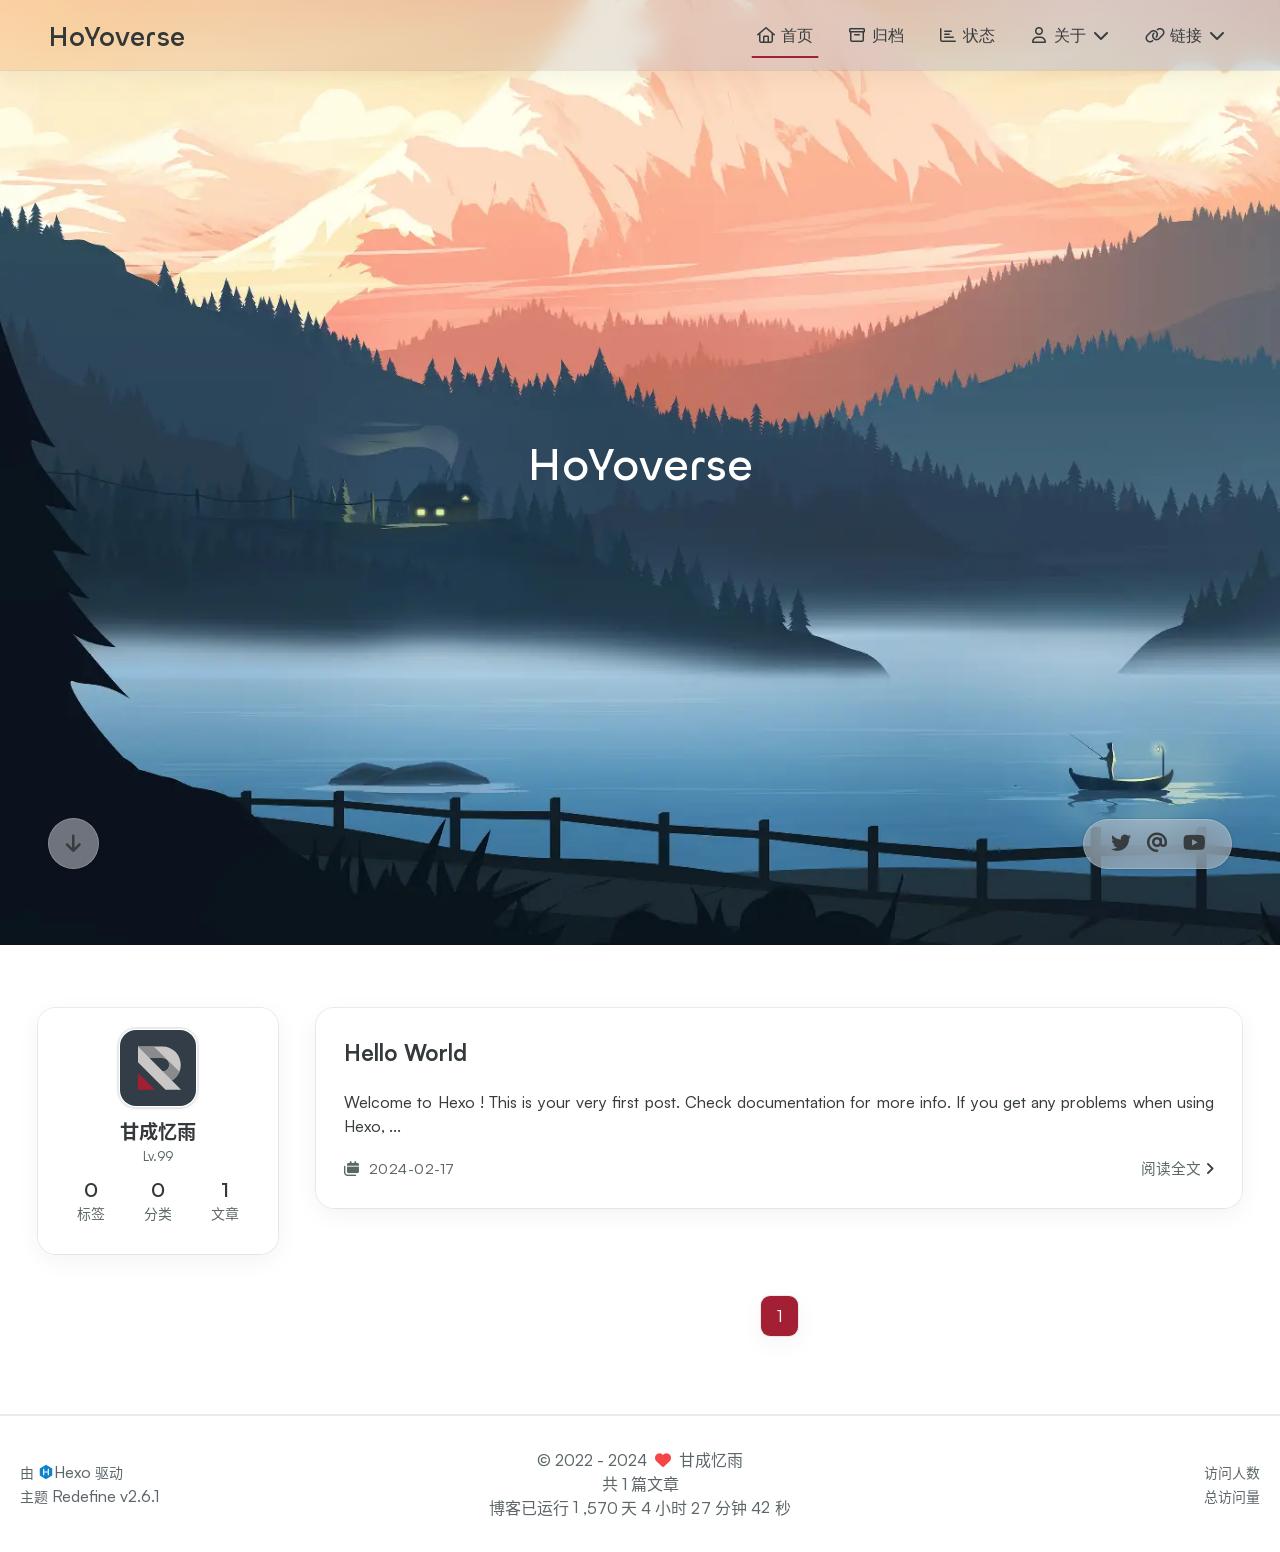
<file: index.html>
<!DOCTYPE html>
<html lang="zh-CN">
<head>
    <meta charset="utf-8">
    <meta name="viewport" content="width=device-width, initial-scale=1">
    <meta name="keywords" content="Hexo Theme Redefine">
    
    <meta name="author" content="甘成忆雨">
    <!-- preconnect -->
    <link rel="preconnect" href="https://fonts.googleapis.com">
    <link rel="preconnect" href="https://fonts.gstatic.com" crossorigin>

    
    <!--- Seo Part-->
    
    <link rel="canonical" href="http://example.com/"/>
    <meta name="robots" content="index,follow">
    <meta name="googlebot" content="index,follow">
    <meta name="revisit-after" content="1 days">
    
        <meta property="og:type" content="website">
<meta property="og:title" content="HoYoverse">
<meta property="og:url" content="http://example.com/index.html">
<meta property="og:site_name" content="HoYoverse">
<meta property="og:locale" content="zh_CN">
<meta property="article:author" content="甘成忆雨">
<meta name="twitter:card" content="summary">
    
    
    <!--- Icon Part-->
    <link rel="icon" type="image/png" href="/images/redefine-favicon.svg" sizes="192x192">
    <link rel="apple-touch-icon" sizes="180x180" href="/images/redefine-favicon.svg">
    <meta name="theme-color" content="#A31F34">
    <link rel="shortcut icon" href="/images/redefine-favicon.svg">
    <!--- Page Info-->
    
    <title>
        
        HoYoverse
    </title>

    
<link rel="stylesheet" href="/fonts/Chillax/chillax.css">


    <!--- Inject Part-->
    

    
        <style>
    :root {
        --preloader-background-color: #fff;
        --preloader-text-color: #000;
    }

    @media (prefers-color-scheme: dark) {
        :root {
            --preloader-background-color: #202124;
            --preloader-text-color: #fff;
        }
    }

    @media (prefers-color-scheme: light) {
        :root {
            --preloader-background-color: #fff;
            --preloader-text-color: #000;
        }
    }

    @media (max-width: 600px) {
        .ml13 {
            font-size: 2.6rem !important; /* Adjust this value as needed */
        }
    }

    .preloader {
        display: flex;
        flex-direction: column;
        gap: 1rem; /* Tailwind 'gap-4' is 1rem */
        align-items: center;
        justify-content: center;
        position: fixed;
        padding: 12px;
        top: 0;
        right: 0;
        bottom: 0;
        left: 0;
        width: 100vw;
        height: 100vh; /* 'h-screen' is 100% of the viewport height */
        background-color: var(--preloader-background-color);
        z-index: 1100; /* 'z-[1100]' sets the z-index */
        transition: opacity 0.2s ease-in-out;
    }

    .ml13 {
        font-size: 3.2rem;
        /* text-transform: uppercase; */
        color: var(--preloader-text-color);
        letter-spacing: -1px;
        font-weight: 500;
        font-family: 'Chillax-Variable', sans-serif;
        text-align: center;
    }

    .ml13 .word {
        display: inline-flex;
        flex-wrap: wrap;
        white-space: nowrap;
    }

    .ml13 .letter {
        display: inline-block;
        line-height: 1em;
    }
</style>

<div class="preloader">
    
<script src="/js/libs/anime.min.js"></script>

    <h1 class="ml13">
        HoYoverse
    </h1>
    <script>
        var textWrapper = document.querySelector('.ml13');
        // Split text into words
        var words = textWrapper.textContent.trim().split(' ');

        // Clear the existing content
        textWrapper.innerHTML = '';

        // Wrap each word and its letters in spans
        words.forEach(function(word) {
            var wordSpan = document.createElement('span');
            wordSpan.classList.add('word');
            wordSpan.innerHTML = word.replace(/\S/g, "<span class='letter'>$&</span>");
            textWrapper.appendChild(wordSpan);
            textWrapper.appendChild(document.createTextNode(' ')); // Add space between words
        });


        anime.timeline({loop: true})
            .add({
                targets: '.ml13 .letter',
                translateY: [100,0],
                translateZ: 0,
                opacity: [0,1],
                easing: "easeOutExpo",
                duration: 1400,
                delay: (el, i) => 300 + 30 * i
            }).add({
            targets: '.ml13 .letter',
            translateY: [0,-100],
            opacity: [1,0],
            easing: "easeInExpo",
            duration: 1200,
            delay: (el, i) => 100 + 30 * i
        });

        let themeStatus = JSON.parse(localStorage.getItem('REDEFINE-THEME-STATUS'))?.isDark;

        // If the theme status is not found in local storage, check the preferred color scheme
        if (themeStatus === undefined || themeStatus === null) {
            if (window.matchMedia && window.matchMedia('(prefers-color-scheme: dark)').matches) {
                themeStatus = 'dark';
            } else {
                themeStatus = 'light';
            }
        }

        // Now you can use the themeStatus variable in your code
        if (themeStatus) {
            document.documentElement.style.setProperty('--preloader-background-color', '#202124');
            document.documentElement.style.setProperty('--preloader-text-color', '#fff');
        } else {
            document.documentElement.style.setProperty('--preloader-background-color', '#fff');
            document.documentElement.style.setProperty('--preloader-text-color', '#000');
        }

        window.addEventListener('load', function () {
            hidePreloaderAfterTimeout(1000); // Hide after 1000 milliseconds once the window has loaded
        });

        // Backup failsafe: Hide preloader after a maximum of 5000 milliseconds, regardless of the window load event
        hidePreloaderAfterTimeout(5000);

        function hidePreloaderAfterTimeout(delay) {
            setTimeout(function () {
                var preloader = document.querySelector('.preloader');
                preloader.style.opacity = '0';
                setTimeout(function () {
                    preloader.style.display = 'none';
                }, 200);
            }, delay);
        }
    </script>
</div>
    

    
<link rel="stylesheet" href="/css/style.css">


    
        
<link rel="stylesheet" href="/assets/build/styles.css">

    

    
<link rel="stylesheet" href="/fonts/fonts.css">

    
<link rel="stylesheet" href="/fonts/Satoshi/satoshi.css">

    <!--- Font Part-->
    
    
    
    


    <script id="hexo-configurations">
    window.config = {"hostname":"example.com","root":"/","language":"zh-CN"};
    window.theme = {"articles":{"style":{"font_size":"16px","line_height":1.5,"image_border_radius":"14px","image_alignment":"center","image_caption":false,"link_icon":true,"title_alignment":"left","headings_top_spacing":{"h1":"5rem","h2":"4rem","h3":"2.8rem","h4":"2.5rem","h5":"2.2rem","h6":"2rem"}},"word_count":{"enable":true,"count":true,"min2read":true},"author_label":{"enable":true,"auto":false,"list":["Lv.99"]},"code_block":{"copy":true,"style":"mac","font":{"enable":false,"family":null,"url":null}},"toc":{"enable":true,"max_depth":3,"number":false,"expand":true,"init_open":true},"copyright":{"enable":true,"default":"cc_by_nc_sa"},"lazyload":true,"recommendation":{"enable":false,"title":"推荐阅读","limit":3,"mobile_limit":2,"placeholder":"/images/wallhaven-wqery6-light.webp","skip_dirs":[]}},"colors":{"primary":"#A31F34","secondary":null,"default_mode":"light"},"global":{"fonts":{"chinese":{"enable":false,"family":null,"url":null},"english":{"enable":false,"family":null,"url":null}},"content_max_width":"1000px","sidebar_width":"210px","hover":{"shadow":true,"scale":false},"scroll_progress":{"bar":false,"percentage":true},"website_counter":{"url":"https://cn.vercount.one/js","enable":true,"site_pv":true,"site_uv":true,"post_pv":true},"single_page":true,"preloader":true,"open_graph":true,"google_analytics":{"enable":false,"id":null}},"home_banner":{"enable":true,"style":"fixed","image":{"light":"/images/wallhaven-wqery6-light.webp","dark":"/images/wallhaven-wqery6-dark.webp"},"title":"HoYoverse","subtitle":{"text":["甘成忆雨的小站"],"hitokoto":{"enable":false,"api":"https://v1.hitokoto.cn"},"typing_speed":100,"backing_speed":80,"starting_delay":500,"backing_delay":1500,"loop":true,"smart_backspace":true},"text_color":{"light":"#fff","dark":"#d1d1b6"},"text_style":{"title_size":"2.8rem","subtitle_size":"1.5rem","line_height":1.2},"custom_font":{"enable":false,"family":null,"url":null},"social_links":{"enable":true,"style":"default","links":{"github":null,"instagram":null,"zhihu":null,"twitter":"https://twitter.com/qq1350657030","email":"qq1350657030@outlook.com","youtube":"https://www.youtube.com/@simpleworkspace"},"qrs":{"weixin":null}}},"plugins":{"feed":{"enable":false},"aplayer":{"enable":false,"type":"fixed","audios":[{"name":null,"artist":null,"url":null,"cover":null}]},"mermaid":{"enable":false,"version":"9.3.0"}},"version":"2.6.1","navbar":{"auto_hide":false,"color":{"left":"#f78736","right":"#367df7","transparency":35},"width":{"home":"1200px","pages":"1000px"},"links":{"Home":{"path":"/","icon":"fa-regular fa-house"},"Archives":{"path":"/archives","icon":"fa-regular fa-archive"},"Status":{"path":"https://status.ohevan.com/","icon":"fa-regular fa-chart-bar"},"About":{"icon":"fa-regular fa-user","submenus":{"Me":"/about","BiliBili":"https://space.bilibili.com/547498793?spm_id_from=333.1007.0.0","Youtube":"https://www.youtube.com/@simpleworkspace","Blog":"https://www.甘成忆雨.top","Friends":"/friends"}},"Links":{"icon":"fa-regular fa-link","submenus":{"Link1":"/link1"}}},"search":{"enable":false,"preload":true}},"page_templates":{"friends_column":2,"tags_style":"blur"},"home":{"sidebar":{"enable":true,"position":"left","first_item":"menu","announcement":null,"show_on_mobile":true,"links":null},"article_date_format":"auto","categories":{"enable":true,"limit":3},"tags":{"enable":true,"limit":3}},"footerStart":"2022/8/17 11:45:14"};
    window.lang_ago = {"second":"%s 秒前","minute":"%s 分钟前","hour":"%s 小时前","day":"%s 天前","week":"%s 周前","month":"%s 个月前","year":"%s 年前"};
    window.data = {"masonry":false};
  </script>
    
    <!--- Fontawesome Part-->
    
<link rel="stylesheet" href="/fontawesome/fontawesome.min.css">

    
<link rel="stylesheet" href="/fontawesome/brands.min.css">

    
<link rel="stylesheet" href="/fontawesome/solid.min.css">

    
<link rel="stylesheet" href="/fontawesome/regular.min.css">

    
    
    
    
<meta name="generator" content="Hexo 7.1.1"></head>


<body>
<div class="progress-bar-container">
    

    
        <span class="pjax-progress-bar"></span>
<!--        <span class="swup-progress-icon">-->
<!--            <i class="fa-solid fa-circle-notch fa-spin"></i>-->
<!--        </span>-->
    
</div>


<main class="page-container" id="swup">

    
        
    <style>
        .home-banner-container {
            background: none !important;
        }
        .home-article-item,
        .sidebar-links,
        .sidebar-content,
        a.page-number,
        a.extend,
        .sidebar-links .links:hover,
        .right-bottom-tools,
        footer.footer {
            background-color: var(--background-color-transparent-80) !important;
        }
        .right-bottom-tools:hover,
        a.page-number:hover,
        a.extend:hover {
            background-color: var(--primary-color) !important;
        }
        .site-info,
        .home-article-sticky-label {
            background-color: var(--background-color-transparent-15) !important;
        }
        .home-article-sticky-label {
            backdrop-filter: none !important;
        }
    </style>
    <div class="home-banner-background transition-fade fixed top-0 left-0 w-screen h-screen scale-125 sm:scale-110 box-border will-change-transform bg-cover">
        <img src="/images/wallhaven-wqery6-light.webp" alt="home-banner-background" class="w-full h-full object-cover dark:hidden">
        <img src="/images/wallhaven-wqery6-dark.webp" alt="home-banner-background" class="w-full h-full object-cover hidden dark:block">
    </div>


<div class="home-banner-container flex justify-center items-center transition-fade relative">
    
    <div class="content mt-8 flex flex-col justify-center items-center">
        <div class="description flex flex-col justify-center items-center w-screen font-medium text-center"
        
        >
            HoYoverse
            
            
                <p><i id="subtitle"></i></p>
            
        </div>
        
            
            <div class="absolute bottom-0.5 flex flex-row justify-between max-w-[1340px] items-center w-full px-8 sm:px-12">
                <div class="flex p-3 bg-gray-300/50 dark:bg-gray-500/40 backdrop-blur-lg border border-white/20 dark:border-gray-500/30 group rounded-full cursor-pointer flex justify-center items-center aspect-square h-full shadow-redefine-flat hover:shadow-redefine-flat-hover transition-shadow" onclick="scrollToMain()" >
                    <i class="fa-solid fa-arrow-down fa-fw fa-lg group-hover:translate-y-1 transition-transform"></i>
                </div>
                <div class="social-contacts px-6 py-3 bg-gray-300/50 dark:bg-gray-500/40 backdrop-blur-lg border border-white/20 dark:border-gray-500/30 shadow-redefine-flat rounded-full flex flex-row gap-3 items-center">
                    
                        
                    
                        
                    
                        
                    
                        
                            
                                <span class="social-contact-item twitter">
                                    <a target="_blank" href="https://twitter.com/qq1350657030">
                                        <i class="fa-brands fa-fw fa-lg fa-twitter"></i>
                                    </a>
                                </span>
                            
                        
                    
                        
                            
                                <span class="social-contact-item email ">
                                    <a href="mailto:qq1350657030@outlook.com">
                                        <i class="fa-solid fa-fw fa-at fa-lg"></i>
                                    </a>
                                </span>
                            
                        
                    
                        
                            
                                <span class="social-contact-item youtube">
                                    <a target="_blank" href="https://www.youtube.com/@simpleworkspace">
                                        <i class="fa-brands fa-fw fa-lg fa-youtube"></i>
                                    </a>
                                </span>
                            
                        
                    
                    
                </div>
            </div>
        
    </div>
    <script>
        const scrollToMain = ()=> {
            console.log('scroll');
            const target = document.querySelector('.main-content-container');
            target.scrollIntoView({ behavior: 'smooth'});
        }
    </script>
</div>
    

    <div class="main-content-container">


        <div class="main-content-header">
            <header class="navbar-container px-6 md:px-12">

    <div class="navbar-content has-home-banner">
        <div class="left">
            
            <a class="logo-title" href="/">
                <h1>
                HoYoverse
                </h1>
            </a>
        </div>

        <div class="right">
            <!-- PC -->
            <div class="desktop">
                <ul class="navbar-list">
                    
                        
                            

                            <li class="navbar-item">
                                <!-- Menu -->
                                <a class="active"
                                   href="/"
                                        >
                                    <i class="fa-regular fa-house fa-fw"></i>
                                    首页
                                    
                                </a>

                                <!-- Submenu -->
                                
                            </li>
                    
                        
                            

                            <li class="navbar-item">
                                <!-- Menu -->
                                <a class=""
                                   href="/archives"
                                        >
                                    <i class="fa-regular fa-archive fa-fw"></i>
                                    归档
                                    
                                </a>

                                <!-- Submenu -->
                                
                            </li>
                    
                        
                            

                            <li class="navbar-item">
                                <!-- Menu -->
                                <a class=""
                                   target="_blank" rel="noopener" href="https://status.ohevan.com/"
                                        >
                                    <i class="fa-regular fa-chart-bar fa-fw"></i>
                                    状态
                                    
                                </a>

                                <!-- Submenu -->
                                
                            </li>
                    
                        
                            

                            <li class="navbar-item">
                                <!-- Menu -->
                                <a class="has-dropdown"
                                   href="#"
                                        onClick=&#34;return false;&#34;>
                                    <i class="fa-regular fa-user fa-fw"></i>
                                    关于
                                    <i class="fa-solid fa-chevron-down fa-fw"></i>
                                </a>

                                <!-- Submenu -->
                                
                                    <ul class="sub-menu">
                                        
                                            <li>
                                                <a href="/about">
                                                    ME
                                                </a>
                                            </li>
                                        
                                            <li>
                                                <a target="_blank" rel="noopener" href="https://space.bilibili.com/547498793?spm_id_from=333.1007.0.0">
                                                    BILIBILI
                                                </a>
                                            </li>
                                        
                                            <li>
                                                <a target="_blank" rel="noopener" href="https://www.youtube.com/@simpleworkspace">
                                                    YOUTUBE
                                                </a>
                                            </li>
                                        
                                            <li>
                                                <a target="_blank" rel="noopener" href="https://www.甘成忆雨.top">
                                                    BLOG
                                                </a>
                                            </li>
                                        
                                            <li>
                                                <a href="/friends">
                                                    友情链接
                                                </a>
                                            </li>
                                        
                                    </ul>
                                
                            </li>
                    
                        
                            

                            <li class="navbar-item">
                                <!-- Menu -->
                                <a class="has-dropdown"
                                   href="#"
                                        onClick=&#34;return false;&#34;>
                                    <i class="fa-regular fa-link fa-fw"></i>
                                    链接
                                    <i class="fa-solid fa-chevron-down fa-fw"></i>
                                </a>

                                <!-- Submenu -->
                                
                                    <ul class="sub-menu">
                                        
                                            <li>
                                                <a href="/link1">
                                                    LINK1
                                                </a>
                                            </li>
                                        
                                    </ul>
                                
                            </li>
                    
                    
                </ul>
            </div>
            <!-- Mobile -->
            <div class="mobile">
                
                <div class="icon-item navbar-bar">
                    <div class="navbar-bar-middle"></div>
                </div>
            </div>
        </div>
    </div>

    <!-- Mobile sheet -->
    <div class="navbar-drawer h-screen w-full absolute top-0 left-0 bg-background-color flex flex-col justify-between">
        <ul class="drawer-navbar-list flex flex-col px-4 justify-center items-start">
            
                
                    

                    <li class="drawer-navbar-item text-base my-1.5 flex flex-col w-full">
                        
                        <a class="py-1.5 px-2 flex flex-row items-center justify-between gap-1 hover:!text-primary active:!text-primary text-2xl font-semibold group border-b border-border-color hover:border-primary w-full active"
                           href="/"
                        >
                            <span>
                                首页
                            </span>
                            
                                <i class="fa-regular fa-house fa-sm fa-fw"></i>
                            
                        </a>
                        

                        
                    </li>
            
                
                    

                    <li class="drawer-navbar-item text-base my-1.5 flex flex-col w-full">
                        
                        <a class="py-1.5 px-2 flex flex-row items-center justify-between gap-1 hover:!text-primary active:!text-primary text-2xl font-semibold group border-b border-border-color hover:border-primary w-full "
                           href="/archives"
                        >
                            <span>
                                归档
                            </span>
                            
                                <i class="fa-regular fa-archive fa-sm fa-fw"></i>
                            
                        </a>
                        

                        
                    </li>
            
                
                    

                    <li class="drawer-navbar-item text-base my-1.5 flex flex-col w-full">
                        
                        <a class="py-1.5 px-2 flex flex-row items-center justify-between gap-1 hover:!text-primary active:!text-primary text-2xl font-semibold group border-b border-border-color hover:border-primary w-full "
                           target="_blank" rel="noopener" href="https://status.ohevan.com/"
                        >
                            <span>
                                状态
                            </span>
                            
                                <i class="fa-regular fa-chart-bar fa-sm fa-fw"></i>
                            
                        </a>
                        

                        
                    </li>
            
                
                    

                    <li class="drawer-navbar-item-sub text-base my-1.5 flex flex-col w-full">
                        
                        <div class="py-1.5 px-2 flex flex-row items-center justify-between gap-1 hover:!text-primary active:!text-primary cursor-pointer text-2xl font-semibold group border-b border-border-color hover:border-primary w-full active"
                             navbar-data-toggle="submenu-About"
                        >
                            <span>
                                关于
                            </span>
                            
                                <i class="fa-solid fa-chevron-right fa-sm fa-fw transition-all"></i>
                            
                        </div>
                        

                        
                            <div class="flex-col items-start px-2 py-2 hidden" data-target="submenu-About">
                                
                                    <div class="drawer-navbar-item text-base flex flex-col justify-center items-start hover:underline active:underline hover:underline-offset-1 rounded-3xl">
                                        <a class=" text-third-text-color text-xl"
                                           href="/about">ME</a>
                                    </div>
                                
                                    <div class="drawer-navbar-item text-base flex flex-col justify-center items-start hover:underline active:underline hover:underline-offset-1 rounded-3xl">
                                        <a class=" text-third-text-color text-xl"
                                           target="_blank" rel="noopener" href="https://space.bilibili.com/547498793?spm_id_from=333.1007.0.0">BILIBILI</a>
                                    </div>
                                
                                    <div class="drawer-navbar-item text-base flex flex-col justify-center items-start hover:underline active:underline hover:underline-offset-1 rounded-3xl">
                                        <a class=" text-third-text-color text-xl"
                                           target="_blank" rel="noopener" href="https://www.youtube.com/@simpleworkspace">YOUTUBE</a>
                                    </div>
                                
                                    <div class="drawer-navbar-item text-base flex flex-col justify-center items-start hover:underline active:underline hover:underline-offset-1 rounded-3xl">
                                        <a class=" text-third-text-color text-xl"
                                           target="_blank" rel="noopener" href="https://www.甘成忆雨.top">BLOG</a>
                                    </div>
                                
                                    <div class="drawer-navbar-item text-base flex flex-col justify-center items-start hover:underline active:underline hover:underline-offset-1 rounded-3xl">
                                        <a class=" text-third-text-color text-xl"
                                           href="/friends">友情链接</a>
                                    </div>
                                
                            </div>
                        
                    </li>
            
                
                    

                    <li class="drawer-navbar-item-sub text-base my-1.5 flex flex-col w-full">
                        
                        <div class="py-1.5 px-2 flex flex-row items-center justify-between gap-1 hover:!text-primary active:!text-primary cursor-pointer text-2xl font-semibold group border-b border-border-color hover:border-primary w-full active"
                             navbar-data-toggle="submenu-Links"
                        >
                            <span>
                                链接
                            </span>
                            
                                <i class="fa-solid fa-chevron-right fa-sm fa-fw transition-all"></i>
                            
                        </div>
                        

                        
                            <div class="flex-col items-start px-2 py-2 hidden" data-target="submenu-Links">
                                
                                    <div class="drawer-navbar-item text-base flex flex-col justify-center items-start hover:underline active:underline hover:underline-offset-1 rounded-3xl">
                                        <a class=" text-third-text-color text-xl"
                                           href="/link1">LINK1</a>
                                    </div>
                                
                            </div>
                        
                    </li>
            

            
            
        </ul>

        <div class="statistics flex justify-around my-2.5">
    <a class="item tag-count-item flex flex-col justify-center items-center w-20" href="/tags">
        <div class="number text-2xl sm:text-xl text-second-text-color font-semibold">0</div>
        <div class="label text-third-text-color text-sm">标签</div>
    </a>
    <a class="item tag-count-item flex flex-col justify-center items-center w-20" href="/categories">
        <div class="number text-2xl sm:text-xl text-second-text-color font-semibold">0</div>
        <div class="label text-third-text-color text-sm">分类</div>
    </a>
    <a class="item tag-count-item flex flex-col justify-center items-center w-20" href="/archives">
        <div class="number text-2xl sm:text-xl text-second-text-color font-semibold">1</div>
        <div class="label text-third-text-color text-sm">文章</div>
    </a>
</div>
    </div>

    <div class="window-mask"></div>

</header>


        </div>

        <div class="main-content-body">

            
                <div class="home-sidebar-container">
    <div class="sticky-container sticky">
        
        
            
            <div class="sidebar-content" >
                <div class="avatar flex justify-center">
    <img src="/images/redefine-avatar.svg">
</div>
                <div class="author flex flex-col justify-center my-2.5 mx-0">
    <div class="name">甘成忆雨</div>
    
        <div class="label">Lv.99</div>
    
</div>
                <div class="statistics flex justify-around my-2.5">
    <a class="item tag-count-item flex flex-col justify-center items-center w-20" href="/tags">
        <div class="number text-2xl sm:text-xl text-second-text-color font-semibold">0</div>
        <div class="label text-third-text-color text-sm">标签</div>
    </a>
    <a class="item tag-count-item flex flex-col justify-center items-center w-20" href="/categories">
        <div class="number text-2xl sm:text-xl text-second-text-color font-semibold">0</div>
        <div class="label text-third-text-color text-sm">分类</div>
    </a>
    <a class="item tag-count-item flex flex-col justify-center items-center w-20" href="/archives">
        <div class="number text-2xl sm:text-xl text-second-text-color font-semibold">1</div>
        <div class="label text-third-text-color text-sm">文章</div>
    </a>
</div>
            </div>
        

    </div>
</div>

            

            <div class="main-content">

                
                    <div class="home-content-container">
    <ul class="home-article-list">
        
            <li class="home-article-item">

                

                

                
                <div class="flex flex-col gap-5 px-7 pb-7 pt-7">
                    <h3 class="home-article-title">
                        <a href="/2024/02/17/hello-world/">
                            Hello World
                        </a>
                    </h3>

                    <div class="home-article-content markdown-body">
                        
                            Welcome to Hexo ! This is your very first post. Check documentation  for more info. If you get any problems when using Hexo, ...
                        
                    </div>

                    <div class="home-article-meta-info-container">
    <div class="home-article-meta-info">
        <span><i class="fa-solid fa-calendars"></i>&nbsp;
            <span class="home-article-date" data-date="Sat Feb 17 2024 16:16:15 GMT+0800">
                
                    2024-02-17
                
            </span>
        </span>
        
        
    </div>

    <a href="/2024/02/17/hello-world/">阅读全文<span class="seo-reader-text">Hello World</span>&nbsp;<i class="fa-solid fa-angle-right"></i></a>
</div>

                </div>
            </li>
        
    </ul>

    <div class="home-paginator px-7 py-5">
        <div class="paginator">
    <span class="page-number current">1</span>
</div>

    </div>
</div>

                    <div class="comment-container pjax"></div>
                

            </div>

            

        </div>

        <div class="main-content-footer">
            <footer class="footer mt-5 py-5 h-auto text-base text-third-text-color relative border-t-2 border-t-border-color">
    <div class="info-container py-3 text-center">
        
        <div class="text-center">
            &copy;
            
              <span>2022</span>
              -
            
            2024&nbsp;&nbsp;<i class="fa-solid fa-heart fa-beat" style="--fa-animation-duration: 0.5s; color: #f54545"></i>&nbsp;&nbsp;<a href="/">甘成忆雨</a>
            
                
                <p class="post-count space-x-0.5">
                    <span>
                        共 1 篇文章
                    </span>
                    
                </p>
            
        </div>
        
            <script data-swup-reload-script src="https://cn.vercount.one/js"></script>
            <div class="relative text-center lg:absolute lg:right-[20px] lg:top-1/2 lg:-translate-y-1/2 lg:text-right">
                
                    <span id="busuanzi_container_site_uv" class="lg:!block">
                        <span class="text-sm">访问人数</span>
                        <span id="busuanzi_value_site_uv"></span>
                    </span>
                
                
                    <span id="busuanzi_container_site_pv" class="lg:!block">
                        <span class="text-sm">总访问量</span>
                        <span id="busuanzi_value_site_pv"></span>
                    </span>
                
            </div>
        
        <div class="relative text-center lg:absolute lg:left-[20px] lg:top-1/2 lg:-translate-y-1/2 lg:text-left">
            <span class="lg:block text-sm">由 <?xml version="1.0" encoding="utf-8"?><!DOCTYPE svg PUBLIC "-//W3C//DTD SVG 1.1//EN" "http://www.w3.org/Graphics/SVG/1.1/DTD/svg11.dtd"><svg class="relative top-[2px] inline-block align-baseline" version="1.1" id="圖層_1" xmlns="http://www.w3.org/2000/svg" xmlns:xlink="http://www.w3.org/1999/xlink" x="0px" y="0px" width="1rem" height="1rem" viewBox="0 0 512 512" enable-background="new 0 0 512 512" xml:space="preserve"><path fill="#0E83CD" d="M256.4,25.8l-200,115.5L56,371.5l199.6,114.7l200-115.5l0.4-230.2L256.4,25.8z M349,354.6l-18.4,10.7l-18.6-11V275H200v79.6l-18.4,10.7l-18.6-11v-197l18.5-10.6l18.5,10.8V237h112v-79.6l18.5-10.6l18.5,10.8V354.6z"/></svg><a target="_blank" class="text-base" href="https://hexo.io">Hexo</a> 驱动</span>
            <span class="text-sm lg:block">主题&nbsp;<a class="text-base" target="_blank" href="https://github.com/EvanNotFound/hexo-theme-redefine">Redefine v2.6.1</a></span>
        </div>
        
        
            <div>
                博客已运行 <span class="odometer" id="runtime_days" ></span> 天 <span class="odometer" id="runtime_hours"></span> 小时 <span class="odometer" id="runtime_minutes"></span> 分钟 <span class="odometer" id="runtime_seconds"></span> 秒
            </div>
        
        
            <script data-swup-reload-script>
                try {
                    function odometer_init() {
                    const elements = document.querySelectorAll('.odometer');
                    elements.forEach(el => {
                        new Odometer({
                            el,
                            format: '( ddd).dd',
                            duration: 200
                        });
                    });
                    }
                    odometer_init();
                } catch (error) {}
            </script>
        
        
        
    </div>  
</footer>
        </div>
    </div>

    

    <div class="right-side-tools-container">
        <div class="side-tools-container">
    <ul class="hidden-tools-list">
        <li class="right-bottom-tools tool-font-adjust-plus flex justify-center items-center">
            <i class="fa-regular fa-magnifying-glass-plus"></i>
        </li>

        <li class="right-bottom-tools tool-font-adjust-minus flex justify-center items-center">
            <i class="fa-regular fa-magnifying-glass-minus"></i>
        </li>

        <li class="right-bottom-tools tool-dark-light-toggle flex justify-center items-center">
            <i class="fa-regular fa-moon"></i>
        </li>

        <!-- rss -->
        

        

        <li class="right-bottom-tools tool-scroll-to-bottom flex justify-center items-center">
            <i class="fa-regular fa-arrow-down"></i>
        </li>
    </ul>

    <ul class="visible-tools-list">
        <li class="right-bottom-tools toggle-tools-list flex justify-center items-center">
            <i class="fa-regular fa-cog fa-spin"></i>
        </li>
        
            <li class="right-bottom-tools tool-scroll-to-top flex justify-center items-center">
                <i class="arrow-up fas fa-arrow-up"></i>
                <span class="percent"></span>
            </li>
        
        
    </ul>
</div>

    </div>

    <div class="image-viewer-container">
    <img src="">
</div>


    

</main>


    
<script src="/js/libs/Swup.min.js"></script>

<script src="/js/libs/SwupSlideTheme.min.js"></script>

<script src="/js/libs/SwupScriptsPlugin.min.js"></script>

<script src="/js/libs/SwupProgressPlugin.min.js"></script>

<script src="/js/libs/SwupScrollPlugin.min.js"></script>

<script src="/js/libs/SwupPreloadPlugin.min.js"></script>

<script>
    const swup = new Swup({
        plugins: [
            new SwupScriptsPlugin({
                optin: true,
            }),
            new SwupProgressPlugin(),
            new SwupScrollPlugin({
                offset: 80,
            }),
            new SwupSlideTheme({
                mainElement: ".main-content-body",
            }),
            new SwupPreloadPlugin(),
        ],
        containers: ["#swup"],
    });
</script>








<script src="/js/tools/imageViewer.js" type="module"></script>

<script src="/js/utils.js" type="module"></script>

<script src="/js/main.js" type="module"></script>

<script src="/js/layouts/navbarShrink.js" type="module"></script>

<script src="/js/tools/scrollTopBottom.js" type="module"></script>

<script src="/js/tools/lightDarkSwitch.js" type="module"></script>

<script src="/js/layouts/categoryList.js" type="module"></script>





    
<script src="/js/tools/codeBlock.js" type="module"></script>




    
<script src="/js/layouts/lazyload.js" type="module"></script>




    
<script src="/js/tools/runtime.js"></script>

    
<script src="/js/libs/odometer.min.js"></script>

    
<link rel="stylesheet" href="/assets/odometer-theme-minimal.css">




  
<script src="/js/libs/Typed.min.js"></script>

  
<script src="/js/plugins/typed.js" type="module"></script>









<div class="post-scripts" data-swup-reload-script>
    
        
<script src="/js/tools/tocToggle.js" type="module"></script>

<script src="/js/layouts/toc.js" type="module"></script>

<script src="/js/plugins/tabs.js" type="module"></script>

    
</div>


</body>
</html>
</file>
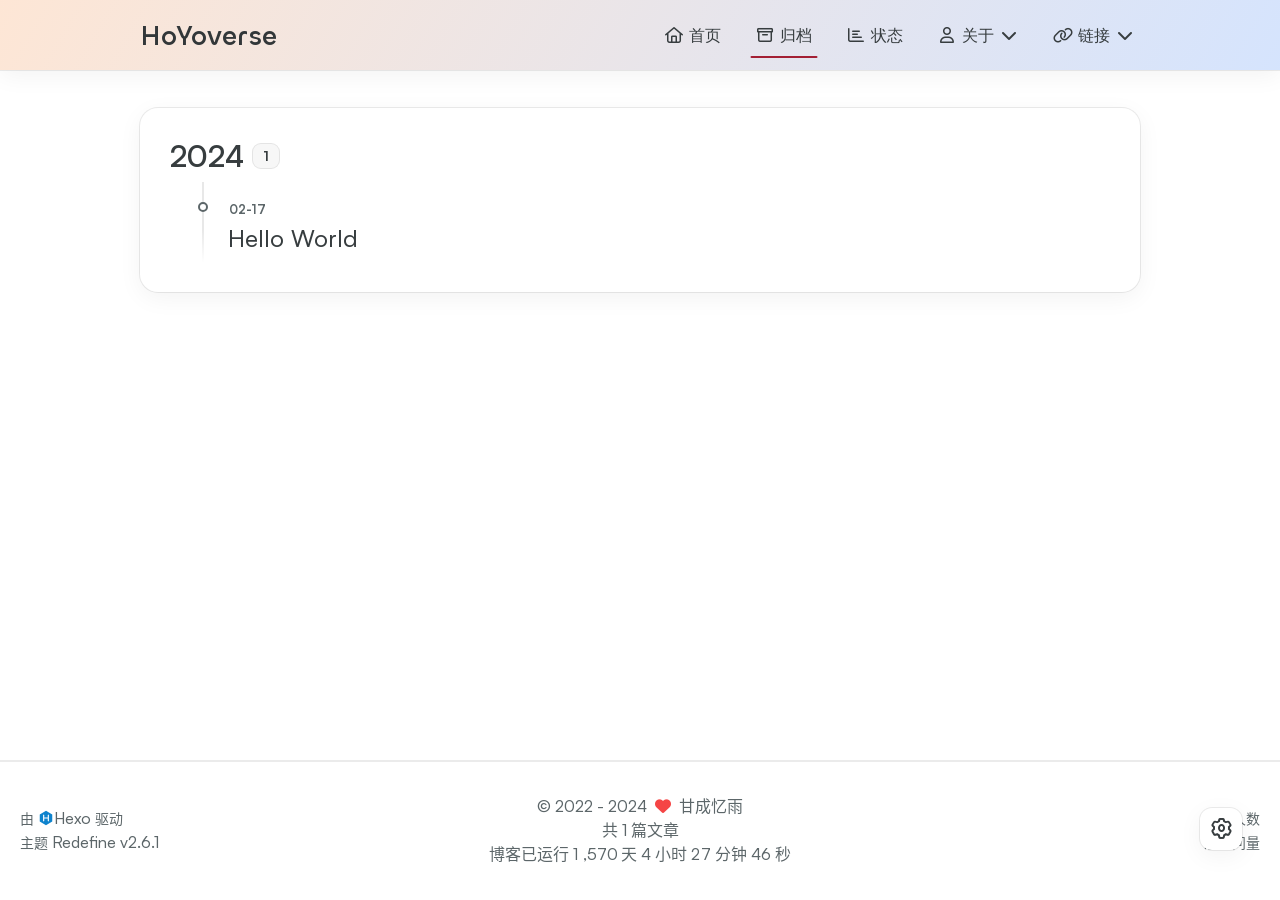
<file: archives/index.html>
<!DOCTYPE html>
<html lang="zh-CN">
<head>
    <meta charset="utf-8">
    <meta name="viewport" content="width=device-width, initial-scale=1">
    <meta name="keywords" content="Hexo Theme Redefine">
    
    <meta name="author" content="甘成忆雨">
    <!-- preconnect -->
    <link rel="preconnect" href="https://fonts.googleapis.com">
    <link rel="preconnect" href="https://fonts.gstatic.com" crossorigin>

    
    <!--- Seo Part-->
    
    <link rel="canonical" href="http://example.com/archives/"/>
    <meta name="robots" content="index,follow">
    <meta name="googlebot" content="index,follow">
    <meta name="revisit-after" content="1 days">
    
        <meta property="og:type" content="website">
<meta property="og:title" content="HoYoverse">
<meta property="og:url" content="http://example.com/archives/index.html">
<meta property="og:site_name" content="HoYoverse">
<meta property="og:locale" content="zh_CN">
<meta property="article:author" content="甘成忆雨">
<meta name="twitter:card" content="summary">
    
    
    <!--- Icon Part-->
    <link rel="icon" type="image/png" href="/images/redefine-favicon.svg" sizes="192x192">
    <link rel="apple-touch-icon" sizes="180x180" href="/images/redefine-favicon.svg">
    <meta name="theme-color" content="#A31F34">
    <link rel="shortcut icon" href="/images/redefine-favicon.svg">
    <!--- Page Info-->
    
    <title>
        
            归档 -
        
        HoYoverse
    </title>

    
<link rel="stylesheet" href="/fonts/Chillax/chillax.css">


    <!--- Inject Part-->
    

    
        <style>
    :root {
        --preloader-background-color: #fff;
        --preloader-text-color: #000;
    }

    @media (prefers-color-scheme: dark) {
        :root {
            --preloader-background-color: #202124;
            --preloader-text-color: #fff;
        }
    }

    @media (prefers-color-scheme: light) {
        :root {
            --preloader-background-color: #fff;
            --preloader-text-color: #000;
        }
    }

    @media (max-width: 600px) {
        .ml13 {
            font-size: 2.6rem !important; /* Adjust this value as needed */
        }
    }

    .preloader {
        display: flex;
        flex-direction: column;
        gap: 1rem; /* Tailwind 'gap-4' is 1rem */
        align-items: center;
        justify-content: center;
        position: fixed;
        padding: 12px;
        top: 0;
        right: 0;
        bottom: 0;
        left: 0;
        width: 100vw;
        height: 100vh; /* 'h-screen' is 100% of the viewport height */
        background-color: var(--preloader-background-color);
        z-index: 1100; /* 'z-[1100]' sets the z-index */
        transition: opacity 0.2s ease-in-out;
    }

    .ml13 {
        font-size: 3.2rem;
        /* text-transform: uppercase; */
        color: var(--preloader-text-color);
        letter-spacing: -1px;
        font-weight: 500;
        font-family: 'Chillax-Variable', sans-serif;
        text-align: center;
    }

    .ml13 .word {
        display: inline-flex;
        flex-wrap: wrap;
        white-space: nowrap;
    }

    .ml13 .letter {
        display: inline-block;
        line-height: 1em;
    }
</style>

<div class="preloader">
    
<script src="/js/libs/anime.min.js"></script>

    <h1 class="ml13">
        HoYoverse
    </h1>
    <script>
        var textWrapper = document.querySelector('.ml13');
        // Split text into words
        var words = textWrapper.textContent.trim().split(' ');

        // Clear the existing content
        textWrapper.innerHTML = '';

        // Wrap each word and its letters in spans
        words.forEach(function(word) {
            var wordSpan = document.createElement('span');
            wordSpan.classList.add('word');
            wordSpan.innerHTML = word.replace(/\S/g, "<span class='letter'>$&</span>");
            textWrapper.appendChild(wordSpan);
            textWrapper.appendChild(document.createTextNode(' ')); // Add space between words
        });


        anime.timeline({loop: true})
            .add({
                targets: '.ml13 .letter',
                translateY: [100,0],
                translateZ: 0,
                opacity: [0,1],
                easing: "easeOutExpo",
                duration: 1400,
                delay: (el, i) => 300 + 30 * i
            }).add({
            targets: '.ml13 .letter',
            translateY: [0,-100],
            opacity: [1,0],
            easing: "easeInExpo",
            duration: 1200,
            delay: (el, i) => 100 + 30 * i
        });

        let themeStatus = JSON.parse(localStorage.getItem('REDEFINE-THEME-STATUS'))?.isDark;

        // If the theme status is not found in local storage, check the preferred color scheme
        if (themeStatus === undefined || themeStatus === null) {
            if (window.matchMedia && window.matchMedia('(prefers-color-scheme: dark)').matches) {
                themeStatus = 'dark';
            } else {
                themeStatus = 'light';
            }
        }

        // Now you can use the themeStatus variable in your code
        if (themeStatus) {
            document.documentElement.style.setProperty('--preloader-background-color', '#202124');
            document.documentElement.style.setProperty('--preloader-text-color', '#fff');
        } else {
            document.documentElement.style.setProperty('--preloader-background-color', '#fff');
            document.documentElement.style.setProperty('--preloader-text-color', '#000');
        }

        window.addEventListener('load', function () {
            hidePreloaderAfterTimeout(1000); // Hide after 1000 milliseconds once the window has loaded
        });

        // Backup failsafe: Hide preloader after a maximum of 5000 milliseconds, regardless of the window load event
        hidePreloaderAfterTimeout(5000);

        function hidePreloaderAfterTimeout(delay) {
            setTimeout(function () {
                var preloader = document.querySelector('.preloader');
                preloader.style.opacity = '0';
                setTimeout(function () {
                    preloader.style.display = 'none';
                }, 200);
            }, delay);
        }
    </script>
</div>
    

    
<link rel="stylesheet" href="/css/style.css">


    
        
<link rel="stylesheet" href="/assets/build/styles.css">

    

    
<link rel="stylesheet" href="/fonts/fonts.css">

    
<link rel="stylesheet" href="/fonts/Satoshi/satoshi.css">

    <!--- Font Part-->
    
    
    
    


    <script id="hexo-configurations">
    window.config = {"hostname":"example.com","root":"/","language":"zh-CN"};
    window.theme = {"articles":{"style":{"font_size":"16px","line_height":1.5,"image_border_radius":"14px","image_alignment":"center","image_caption":false,"link_icon":true,"title_alignment":"left","headings_top_spacing":{"h1":"5rem","h2":"4rem","h3":"2.8rem","h4":"2.5rem","h5":"2.2rem","h6":"2rem"}},"word_count":{"enable":true,"count":true,"min2read":true},"author_label":{"enable":true,"auto":false,"list":["Lv.99"]},"code_block":{"copy":true,"style":"mac","font":{"enable":false,"family":null,"url":null}},"toc":{"enable":true,"max_depth":3,"number":false,"expand":true,"init_open":true},"copyright":{"enable":true,"default":"cc_by_nc_sa"},"lazyload":true,"recommendation":{"enable":false,"title":"推荐阅读","limit":3,"mobile_limit":2,"placeholder":"/images/wallhaven-wqery6-light.webp","skip_dirs":[]}},"colors":{"primary":"#A31F34","secondary":null,"default_mode":"light"},"global":{"fonts":{"chinese":{"enable":false,"family":null,"url":null},"english":{"enable":false,"family":null,"url":null}},"content_max_width":"1000px","sidebar_width":"210px","hover":{"shadow":true,"scale":false},"scroll_progress":{"bar":false,"percentage":true},"website_counter":{"url":"https://cn.vercount.one/js","enable":true,"site_pv":true,"site_uv":true,"post_pv":true},"single_page":true,"preloader":true,"open_graph":true,"google_analytics":{"enable":false,"id":null}},"home_banner":{"enable":true,"style":"fixed","image":{"light":"/images/wallhaven-wqery6-light.webp","dark":"/images/wallhaven-wqery6-dark.webp"},"title":"HoYoverse","subtitle":{"text":["甘成忆雨的小站"],"hitokoto":{"enable":false,"api":"https://v1.hitokoto.cn"},"typing_speed":100,"backing_speed":80,"starting_delay":500,"backing_delay":1500,"loop":true,"smart_backspace":true},"text_color":{"light":"#fff","dark":"#d1d1b6"},"text_style":{"title_size":"2.8rem","subtitle_size":"1.5rem","line_height":1.2},"custom_font":{"enable":false,"family":null,"url":null},"social_links":{"enable":true,"style":"default","links":{"github":null,"instagram":null,"zhihu":null,"twitter":"https://twitter.com/qq1350657030","email":"qq1350657030@outlook.com","youtube":"https://www.youtube.com/@simpleworkspace"},"qrs":{"weixin":null}}},"plugins":{"feed":{"enable":false},"aplayer":{"enable":false,"type":"fixed","audios":[{"name":null,"artist":null,"url":null,"cover":null}]},"mermaid":{"enable":false,"version":"9.3.0"}},"version":"2.6.1","navbar":{"auto_hide":false,"color":{"left":"#f78736","right":"#367df7","transparency":35},"width":{"home":"1200px","pages":"1000px"},"links":{"Home":{"path":"/","icon":"fa-regular fa-house"},"Archives":{"path":"/archives","icon":"fa-regular fa-archive"},"Status":{"path":"https://status.ohevan.com/","icon":"fa-regular fa-chart-bar"},"About":{"icon":"fa-regular fa-user","submenus":{"Me":"/about","BiliBili":"https://space.bilibili.com/547498793?spm_id_from=333.1007.0.0","Youtube":"https://www.youtube.com/@simpleworkspace","Blog":"https://www.甘成忆雨.top","Friends":"/friends"}},"Links":{"icon":"fa-regular fa-link","submenus":{"Link1":"/link1"}}},"search":{"enable":false,"preload":true}},"page_templates":{"friends_column":2,"tags_style":"blur"},"home":{"sidebar":{"enable":true,"position":"left","first_item":"menu","announcement":null,"show_on_mobile":true,"links":null},"article_date_format":"auto","categories":{"enable":true,"limit":3},"tags":{"enable":true,"limit":3}},"footerStart":"2022/8/17 11:45:14"};
    window.lang_ago = {"second":"%s 秒前","minute":"%s 分钟前","hour":"%s 小时前","day":"%s 天前","week":"%s 周前","month":"%s 个月前","year":"%s 年前"};
    window.data = {"masonry":false};
  </script>
    
    <!--- Fontawesome Part-->
    
<link rel="stylesheet" href="/fontawesome/fontawesome.min.css">

    
<link rel="stylesheet" href="/fontawesome/brands.min.css">

    
<link rel="stylesheet" href="/fontawesome/solid.min.css">

    
<link rel="stylesheet" href="/fontawesome/regular.min.css">

    
    
    
    
<meta name="generator" content="Hexo 7.1.1"></head>


<body>
<div class="progress-bar-container">
    

    
        <span class="pjax-progress-bar"></span>
<!--        <span class="swup-progress-icon">-->
<!--            <i class="fa-solid fa-circle-notch fa-spin"></i>-->
<!--        </span>-->
    
</div>


<main class="page-container" id="swup">

    

    <div class="main-content-container">


        <div class="main-content-header">
            <header class="navbar-container px-6 md:px-12">

    <div class="navbar-content ">
        <div class="left">
            
            <a class="logo-title" href="/">
                
                HoYoverse
                
            </a>
        </div>

        <div class="right">
            <!-- PC -->
            <div class="desktop">
                <ul class="navbar-list">
                    
                        
                            

                            <li class="navbar-item">
                                <!-- Menu -->
                                <a class=""
                                   href="/"
                                        >
                                    <i class="fa-regular fa-house fa-fw"></i>
                                    首页
                                    
                                </a>

                                <!-- Submenu -->
                                
                            </li>
                    
                        
                            

                            <li class="navbar-item">
                                <!-- Menu -->
                                <a class="active"
                                   href="/archives"
                                        >
                                    <i class="fa-regular fa-archive fa-fw"></i>
                                    归档
                                    
                                </a>

                                <!-- Submenu -->
                                
                            </li>
                    
                        
                            

                            <li class="navbar-item">
                                <!-- Menu -->
                                <a class=""
                                   target="_blank" rel="noopener" href="https://status.ohevan.com/"
                                        >
                                    <i class="fa-regular fa-chart-bar fa-fw"></i>
                                    状态
                                    
                                </a>

                                <!-- Submenu -->
                                
                            </li>
                    
                        
                            

                            <li class="navbar-item">
                                <!-- Menu -->
                                <a class="has-dropdown"
                                   href="#"
                                        onClick=&#34;return false;&#34;>
                                    <i class="fa-regular fa-user fa-fw"></i>
                                    关于
                                    <i class="fa-solid fa-chevron-down fa-fw"></i>
                                </a>

                                <!-- Submenu -->
                                
                                    <ul class="sub-menu">
                                        
                                            <li>
                                                <a href="/about">
                                                    ME
                                                </a>
                                            </li>
                                        
                                            <li>
                                                <a target="_blank" rel="noopener" href="https://space.bilibili.com/547498793?spm_id_from=333.1007.0.0">
                                                    BILIBILI
                                                </a>
                                            </li>
                                        
                                            <li>
                                                <a target="_blank" rel="noopener" href="https://www.youtube.com/@simpleworkspace">
                                                    YOUTUBE
                                                </a>
                                            </li>
                                        
                                            <li>
                                                <a target="_blank" rel="noopener" href="https://www.甘成忆雨.top">
                                                    BLOG
                                                </a>
                                            </li>
                                        
                                            <li>
                                                <a href="/friends">
                                                    友情链接
                                                </a>
                                            </li>
                                        
                                    </ul>
                                
                            </li>
                    
                        
                            

                            <li class="navbar-item">
                                <!-- Menu -->
                                <a class="has-dropdown"
                                   href="#"
                                        onClick=&#34;return false;&#34;>
                                    <i class="fa-regular fa-link fa-fw"></i>
                                    链接
                                    <i class="fa-solid fa-chevron-down fa-fw"></i>
                                </a>

                                <!-- Submenu -->
                                
                                    <ul class="sub-menu">
                                        
                                            <li>
                                                <a href="/link1">
                                                    LINK1
                                                </a>
                                            </li>
                                        
                                    </ul>
                                
                            </li>
                    
                    
                </ul>
            </div>
            <!-- Mobile -->
            <div class="mobile">
                
                <div class="icon-item navbar-bar">
                    <div class="navbar-bar-middle"></div>
                </div>
            </div>
        </div>
    </div>

    <!-- Mobile sheet -->
    <div class="navbar-drawer h-screen w-full absolute top-0 left-0 bg-background-color flex flex-col justify-between">
        <ul class="drawer-navbar-list flex flex-col px-4 justify-center items-start">
            
                
                    

                    <li class="drawer-navbar-item text-base my-1.5 flex flex-col w-full">
                        
                        <a class="py-1.5 px-2 flex flex-row items-center justify-between gap-1 hover:!text-primary active:!text-primary text-2xl font-semibold group border-b border-border-color hover:border-primary w-full "
                           href="/"
                        >
                            <span>
                                首页
                            </span>
                            
                                <i class="fa-regular fa-house fa-sm fa-fw"></i>
                            
                        </a>
                        

                        
                    </li>
            
                
                    

                    <li class="drawer-navbar-item text-base my-1.5 flex flex-col w-full">
                        
                        <a class="py-1.5 px-2 flex flex-row items-center justify-between gap-1 hover:!text-primary active:!text-primary text-2xl font-semibold group border-b border-border-color hover:border-primary w-full active"
                           href="/archives"
                        >
                            <span>
                                归档
                            </span>
                            
                                <i class="fa-regular fa-archive fa-sm fa-fw"></i>
                            
                        </a>
                        

                        
                    </li>
            
                
                    

                    <li class="drawer-navbar-item text-base my-1.5 flex flex-col w-full">
                        
                        <a class="py-1.5 px-2 flex flex-row items-center justify-between gap-1 hover:!text-primary active:!text-primary text-2xl font-semibold group border-b border-border-color hover:border-primary w-full "
                           target="_blank" rel="noopener" href="https://status.ohevan.com/"
                        >
                            <span>
                                状态
                            </span>
                            
                                <i class="fa-regular fa-chart-bar fa-sm fa-fw"></i>
                            
                        </a>
                        

                        
                    </li>
            
                
                    

                    <li class="drawer-navbar-item-sub text-base my-1.5 flex flex-col w-full">
                        
                        <div class="py-1.5 px-2 flex flex-row items-center justify-between gap-1 hover:!text-primary active:!text-primary cursor-pointer text-2xl font-semibold group border-b border-border-color hover:border-primary w-full "
                             navbar-data-toggle="submenu-About"
                        >
                            <span>
                                关于
                            </span>
                            
                                <i class="fa-solid fa-chevron-right fa-sm fa-fw transition-all"></i>
                            
                        </div>
                        

                        
                            <div class="flex-col items-start px-2 py-2 hidden" data-target="submenu-About">
                                
                                    <div class="drawer-navbar-item text-base flex flex-col justify-center items-start hover:underline active:underline hover:underline-offset-1 rounded-3xl">
                                        <a class=" text-third-text-color text-xl"
                                           href="/about">ME</a>
                                    </div>
                                
                                    <div class="drawer-navbar-item text-base flex flex-col justify-center items-start hover:underline active:underline hover:underline-offset-1 rounded-3xl">
                                        <a class=" text-third-text-color text-xl"
                                           target="_blank" rel="noopener" href="https://space.bilibili.com/547498793?spm_id_from=333.1007.0.0">BILIBILI</a>
                                    </div>
                                
                                    <div class="drawer-navbar-item text-base flex flex-col justify-center items-start hover:underline active:underline hover:underline-offset-1 rounded-3xl">
                                        <a class=" text-third-text-color text-xl"
                                           target="_blank" rel="noopener" href="https://www.youtube.com/@simpleworkspace">YOUTUBE</a>
                                    </div>
                                
                                    <div class="drawer-navbar-item text-base flex flex-col justify-center items-start hover:underline active:underline hover:underline-offset-1 rounded-3xl">
                                        <a class=" text-third-text-color text-xl"
                                           target="_blank" rel="noopener" href="https://www.甘成忆雨.top">BLOG</a>
                                    </div>
                                
                                    <div class="drawer-navbar-item text-base flex flex-col justify-center items-start hover:underline active:underline hover:underline-offset-1 rounded-3xl">
                                        <a class=" text-third-text-color text-xl"
                                           href="/friends">友情链接</a>
                                    </div>
                                
                            </div>
                        
                    </li>
            
                
                    

                    <li class="drawer-navbar-item-sub text-base my-1.5 flex flex-col w-full">
                        
                        <div class="py-1.5 px-2 flex flex-row items-center justify-between gap-1 hover:!text-primary active:!text-primary cursor-pointer text-2xl font-semibold group border-b border-border-color hover:border-primary w-full "
                             navbar-data-toggle="submenu-Links"
                        >
                            <span>
                                链接
                            </span>
                            
                                <i class="fa-solid fa-chevron-right fa-sm fa-fw transition-all"></i>
                            
                        </div>
                        

                        
                            <div class="flex-col items-start px-2 py-2 hidden" data-target="submenu-Links">
                                
                                    <div class="drawer-navbar-item text-base flex flex-col justify-center items-start hover:underline active:underline hover:underline-offset-1 rounded-3xl">
                                        <a class=" text-third-text-color text-xl"
                                           href="/link1">LINK1</a>
                                    </div>
                                
                            </div>
                        
                    </li>
            

            
            
        </ul>

        <div class="statistics flex justify-around my-2.5">
    <a class="item tag-count-item flex flex-col justify-center items-center w-20" href="/tags">
        <div class="number text-2xl sm:text-xl text-second-text-color font-semibold">0</div>
        <div class="label text-third-text-color text-sm">标签</div>
    </a>
    <a class="item tag-count-item flex flex-col justify-center items-center w-20" href="/categories">
        <div class="number text-2xl sm:text-xl text-second-text-color font-semibold">0</div>
        <div class="label text-third-text-color text-sm">分类</div>
    </a>
    <a class="item tag-count-item flex flex-col justify-center items-center w-20" href="/archives">
        <div class="number text-2xl sm:text-xl text-second-text-color font-semibold">1</div>
        <div class="label text-third-text-color text-sm">文章</div>
    </a>
</div>
    </div>

    <div class="window-mask"></div>

</header>


        </div>

        <div class="main-content-body">

            

            <div class="main-content">

                
                    <div class="archive-container shadow-none hover:shadow-none sm:shadow-redefine sm:hover:shadow-redefine-hover">
    

<div class="archive-list-container">
    
        <section class="archive-item mb-spacing-unit last:mb-0">
            <div class="archive-item-header flex flex-row items-center mb-2">
                <span class="archive-year font-semibold text-3xl mr-2">2024</span>
                <span class="archive-year-post-count text-xs md:text-sm font-bold rounded-small bg-third-background-color py-[2px] px-[10px] border border-border-color">1</span>
            </div>
            <ul class="article-list pl-0 md:pl-8 text-lg leading-[1.5]">
              
                
                    
                    <li class="article-item space-y-2 px-6 pt-10 pb-2 text-xl relative border-l-2 border-border-color" date-is='02-17'>
                
                    
                        <a href="/2024/02/17/hello-world/" class="block overflow-hidden w-fit">
                            <span class="article-title mb-0.5 text-2xl">Hello World</span>
                        </a>
                    
              
            </ul>
        </section>
    
</div>

</div>

                

            </div>

            

        </div>

        <div class="main-content-footer">
            <footer class="footer mt-5 py-5 h-auto text-base text-third-text-color relative border-t-2 border-t-border-color">
    <div class="info-container py-3 text-center">
        
        <div class="text-center">
            &copy;
            
              <span>2022</span>
              -
            
            2024&nbsp;&nbsp;<i class="fa-solid fa-heart fa-beat" style="--fa-animation-duration: 0.5s; color: #f54545"></i>&nbsp;&nbsp;<a href="/">甘成忆雨</a>
            
                
                <p class="post-count space-x-0.5">
                    <span>
                        共 1 篇文章
                    </span>
                    
                </p>
            
        </div>
        
            <script data-swup-reload-script src="https://cn.vercount.one/js"></script>
            <div class="relative text-center lg:absolute lg:right-[20px] lg:top-1/2 lg:-translate-y-1/2 lg:text-right">
                
                    <span id="busuanzi_container_site_uv" class="lg:!block">
                        <span class="text-sm">访问人数</span>
                        <span id="busuanzi_value_site_uv"></span>
                    </span>
                
                
                    <span id="busuanzi_container_site_pv" class="lg:!block">
                        <span class="text-sm">总访问量</span>
                        <span id="busuanzi_value_site_pv"></span>
                    </span>
                
            </div>
        
        <div class="relative text-center lg:absolute lg:left-[20px] lg:top-1/2 lg:-translate-y-1/2 lg:text-left">
            <span class="lg:block text-sm">由 <?xml version="1.0" encoding="utf-8"?><!DOCTYPE svg PUBLIC "-//W3C//DTD SVG 1.1//EN" "http://www.w3.org/Graphics/SVG/1.1/DTD/svg11.dtd"><svg class="relative top-[2px] inline-block align-baseline" version="1.1" id="圖層_1" xmlns="http://www.w3.org/2000/svg" xmlns:xlink="http://www.w3.org/1999/xlink" x="0px" y="0px" width="1rem" height="1rem" viewBox="0 0 512 512" enable-background="new 0 0 512 512" xml:space="preserve"><path fill="#0E83CD" d="M256.4,25.8l-200,115.5L56,371.5l199.6,114.7l200-115.5l0.4-230.2L256.4,25.8z M349,354.6l-18.4,10.7l-18.6-11V275H200v79.6l-18.4,10.7l-18.6-11v-197l18.5-10.6l18.5,10.8V237h112v-79.6l18.5-10.6l18.5,10.8V354.6z"/></svg><a target="_blank" class="text-base" href="https://hexo.io">Hexo</a> 驱动</span>
            <span class="text-sm lg:block">主题&nbsp;<a class="text-base" target="_blank" href="https://github.com/EvanNotFound/hexo-theme-redefine">Redefine v2.6.1</a></span>
        </div>
        
        
            <div>
                博客已运行 <span class="odometer" id="runtime_days" ></span> 天 <span class="odometer" id="runtime_hours"></span> 小时 <span class="odometer" id="runtime_minutes"></span> 分钟 <span class="odometer" id="runtime_seconds"></span> 秒
            </div>
        
        
            <script data-swup-reload-script>
                try {
                    function odometer_init() {
                    const elements = document.querySelectorAll('.odometer');
                    elements.forEach(el => {
                        new Odometer({
                            el,
                            format: '( ddd).dd',
                            duration: 200
                        });
                    });
                    }
                    odometer_init();
                } catch (error) {}
            </script>
        
        
        
    </div>  
</footer>
        </div>
    </div>

    

    <div class="right-side-tools-container">
        <div class="side-tools-container">
    <ul class="hidden-tools-list">
        <li class="right-bottom-tools tool-font-adjust-plus flex justify-center items-center">
            <i class="fa-regular fa-magnifying-glass-plus"></i>
        </li>

        <li class="right-bottom-tools tool-font-adjust-minus flex justify-center items-center">
            <i class="fa-regular fa-magnifying-glass-minus"></i>
        </li>

        <li class="right-bottom-tools tool-dark-light-toggle flex justify-center items-center">
            <i class="fa-regular fa-moon"></i>
        </li>

        <!-- rss -->
        

        

        <li class="right-bottom-tools tool-scroll-to-bottom flex justify-center items-center">
            <i class="fa-regular fa-arrow-down"></i>
        </li>
    </ul>

    <ul class="visible-tools-list">
        <li class="right-bottom-tools toggle-tools-list flex justify-center items-center">
            <i class="fa-regular fa-cog fa-spin"></i>
        </li>
        
            <li class="right-bottom-tools tool-scroll-to-top flex justify-center items-center">
                <i class="arrow-up fas fa-arrow-up"></i>
                <span class="percent"></span>
            </li>
        
        
    </ul>
</div>

    </div>

    <div class="image-viewer-container">
    <img src="">
</div>


    

</main>


    
<script src="/js/libs/Swup.min.js"></script>

<script src="/js/libs/SwupSlideTheme.min.js"></script>

<script src="/js/libs/SwupScriptsPlugin.min.js"></script>

<script src="/js/libs/SwupProgressPlugin.min.js"></script>

<script src="/js/libs/SwupScrollPlugin.min.js"></script>

<script src="/js/libs/SwupPreloadPlugin.min.js"></script>

<script>
    const swup = new Swup({
        plugins: [
            new SwupScriptsPlugin({
                optin: true,
            }),
            new SwupProgressPlugin(),
            new SwupScrollPlugin({
                offset: 80,
            }),
            new SwupSlideTheme({
                mainElement: ".main-content-body",
            }),
            new SwupPreloadPlugin(),
        ],
        containers: ["#swup"],
    });
</script>







<script src="/js/tools/imageViewer.js" type="module"></script>

<script src="/js/utils.js" type="module"></script>

<script src="/js/main.js" type="module"></script>

<script src="/js/layouts/navbarShrink.js" type="module"></script>

<script src="/js/tools/scrollTopBottom.js" type="module"></script>

<script src="/js/tools/lightDarkSwitch.js" type="module"></script>

<script src="/js/layouts/categoryList.js" type="module"></script>





    
<script src="/js/tools/codeBlock.js" type="module"></script>




    
<script src="/js/layouts/lazyload.js" type="module"></script>




    
<script src="/js/tools/runtime.js"></script>

    
<script src="/js/libs/odometer.min.js"></script>

    
<link rel="stylesheet" href="/assets/odometer-theme-minimal.css">




  
<script src="/js/libs/Typed.min.js"></script>

  
<script src="/js/plugins/typed.js" type="module"></script>









<div class="post-scripts" data-swup-reload-script>
    
        
<script src="/js/tools/tocToggle.js" type="module"></script>

<script src="/js/layouts/toc.js" type="module"></script>

<script src="/js/plugins/tabs.js" type="module"></script>

    
</div>


</body>
</html>
</file>
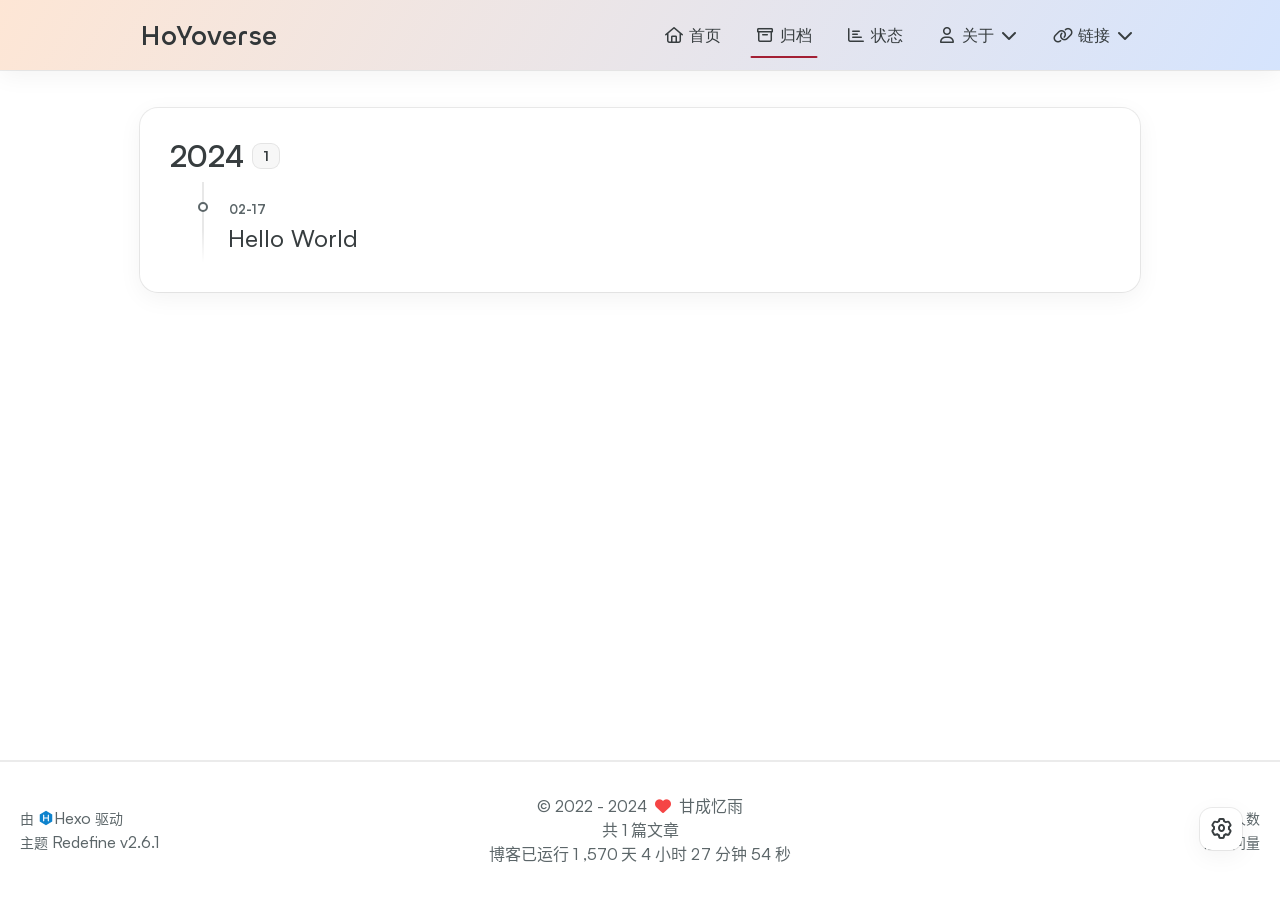
<file: archives/2024/index.html>
<!DOCTYPE html>
<html lang="zh-CN">
<head>
    <meta charset="utf-8">
    <meta name="viewport" content="width=device-width, initial-scale=1">
    <meta name="keywords" content="Hexo Theme Redefine">
    
    <meta name="author" content="甘成忆雨">
    <!-- preconnect -->
    <link rel="preconnect" href="https://fonts.googleapis.com">
    <link rel="preconnect" href="https://fonts.gstatic.com" crossorigin>

    
    <!--- Seo Part-->
    
    <link rel="canonical" href="http://example.com/archives/2024/"/>
    <meta name="robots" content="index,follow">
    <meta name="googlebot" content="index,follow">
    <meta name="revisit-after" content="1 days">
    
        <meta property="og:type" content="website">
<meta property="og:title" content="HoYoverse">
<meta property="og:url" content="http://example.com/archives/2024/index.html">
<meta property="og:site_name" content="HoYoverse">
<meta property="og:locale" content="zh_CN">
<meta property="article:author" content="甘成忆雨">
<meta name="twitter:card" content="summary">
    
    
    <!--- Icon Part-->
    <link rel="icon" type="image/png" href="/images/redefine-favicon.svg" sizes="192x192">
    <link rel="apple-touch-icon" sizes="180x180" href="/images/redefine-favicon.svg">
    <meta name="theme-color" content="#A31F34">
    <link rel="shortcut icon" href="/images/redefine-favicon.svg">
    <!--- Page Info-->
    
    <title>
        
            归档: 2024 -
        
        HoYoverse
    </title>

    
<link rel="stylesheet" href="/fonts/Chillax/chillax.css">


    <!--- Inject Part-->
    

    
        <style>
    :root {
        --preloader-background-color: #fff;
        --preloader-text-color: #000;
    }

    @media (prefers-color-scheme: dark) {
        :root {
            --preloader-background-color: #202124;
            --preloader-text-color: #fff;
        }
    }

    @media (prefers-color-scheme: light) {
        :root {
            --preloader-background-color: #fff;
            --preloader-text-color: #000;
        }
    }

    @media (max-width: 600px) {
        .ml13 {
            font-size: 2.6rem !important; /* Adjust this value as needed */
        }
    }

    .preloader {
        display: flex;
        flex-direction: column;
        gap: 1rem; /* Tailwind 'gap-4' is 1rem */
        align-items: center;
        justify-content: center;
        position: fixed;
        padding: 12px;
        top: 0;
        right: 0;
        bottom: 0;
        left: 0;
        width: 100vw;
        height: 100vh; /* 'h-screen' is 100% of the viewport height */
        background-color: var(--preloader-background-color);
        z-index: 1100; /* 'z-[1100]' sets the z-index */
        transition: opacity 0.2s ease-in-out;
    }

    .ml13 {
        font-size: 3.2rem;
        /* text-transform: uppercase; */
        color: var(--preloader-text-color);
        letter-spacing: -1px;
        font-weight: 500;
        font-family: 'Chillax-Variable', sans-serif;
        text-align: center;
    }

    .ml13 .word {
        display: inline-flex;
        flex-wrap: wrap;
        white-space: nowrap;
    }

    .ml13 .letter {
        display: inline-block;
        line-height: 1em;
    }
</style>

<div class="preloader">
    
<script src="/js/libs/anime.min.js"></script>

    <h1 class="ml13">
        HoYoverse
    </h1>
    <script>
        var textWrapper = document.querySelector('.ml13');
        // Split text into words
        var words = textWrapper.textContent.trim().split(' ');

        // Clear the existing content
        textWrapper.innerHTML = '';

        // Wrap each word and its letters in spans
        words.forEach(function(word) {
            var wordSpan = document.createElement('span');
            wordSpan.classList.add('word');
            wordSpan.innerHTML = word.replace(/\S/g, "<span class='letter'>$&</span>");
            textWrapper.appendChild(wordSpan);
            textWrapper.appendChild(document.createTextNode(' ')); // Add space between words
        });


        anime.timeline({loop: true})
            .add({
                targets: '.ml13 .letter',
                translateY: [100,0],
                translateZ: 0,
                opacity: [0,1],
                easing: "easeOutExpo",
                duration: 1400,
                delay: (el, i) => 300 + 30 * i
            }).add({
            targets: '.ml13 .letter',
            translateY: [0,-100],
            opacity: [1,0],
            easing: "easeInExpo",
            duration: 1200,
            delay: (el, i) => 100 + 30 * i
        });

        let themeStatus = JSON.parse(localStorage.getItem('REDEFINE-THEME-STATUS'))?.isDark;

        // If the theme status is not found in local storage, check the preferred color scheme
        if (themeStatus === undefined || themeStatus === null) {
            if (window.matchMedia && window.matchMedia('(prefers-color-scheme: dark)').matches) {
                themeStatus = 'dark';
            } else {
                themeStatus = 'light';
            }
        }

        // Now you can use the themeStatus variable in your code
        if (themeStatus) {
            document.documentElement.style.setProperty('--preloader-background-color', '#202124');
            document.documentElement.style.setProperty('--preloader-text-color', '#fff');
        } else {
            document.documentElement.style.setProperty('--preloader-background-color', '#fff');
            document.documentElement.style.setProperty('--preloader-text-color', '#000');
        }

        window.addEventListener('load', function () {
            hidePreloaderAfterTimeout(1000); // Hide after 1000 milliseconds once the window has loaded
        });

        // Backup failsafe: Hide preloader after a maximum of 5000 milliseconds, regardless of the window load event
        hidePreloaderAfterTimeout(5000);

        function hidePreloaderAfterTimeout(delay) {
            setTimeout(function () {
                var preloader = document.querySelector('.preloader');
                preloader.style.opacity = '0';
                setTimeout(function () {
                    preloader.style.display = 'none';
                }, 200);
            }, delay);
        }
    </script>
</div>
    

    
<link rel="stylesheet" href="/css/style.css">


    
        
<link rel="stylesheet" href="/assets/build/styles.css">

    

    
<link rel="stylesheet" href="/fonts/fonts.css">

    
<link rel="stylesheet" href="/fonts/Satoshi/satoshi.css">

    <!--- Font Part-->
    
    
    
    


    <script id="hexo-configurations">
    window.config = {"hostname":"example.com","root":"/","language":"zh-CN"};
    window.theme = {"articles":{"style":{"font_size":"16px","line_height":1.5,"image_border_radius":"14px","image_alignment":"center","image_caption":false,"link_icon":true,"title_alignment":"left","headings_top_spacing":{"h1":"5rem","h2":"4rem","h3":"2.8rem","h4":"2.5rem","h5":"2.2rem","h6":"2rem"}},"word_count":{"enable":true,"count":true,"min2read":true},"author_label":{"enable":true,"auto":false,"list":["Lv.99"]},"code_block":{"copy":true,"style":"mac","font":{"enable":false,"family":null,"url":null}},"toc":{"enable":true,"max_depth":3,"number":false,"expand":true,"init_open":true},"copyright":{"enable":true,"default":"cc_by_nc_sa"},"lazyload":true,"recommendation":{"enable":false,"title":"推荐阅读","limit":3,"mobile_limit":2,"placeholder":"/images/wallhaven-wqery6-light.webp","skip_dirs":[]}},"colors":{"primary":"#A31F34","secondary":null,"default_mode":"light"},"global":{"fonts":{"chinese":{"enable":false,"family":null,"url":null},"english":{"enable":false,"family":null,"url":null}},"content_max_width":"1000px","sidebar_width":"210px","hover":{"shadow":true,"scale":false},"scroll_progress":{"bar":false,"percentage":true},"website_counter":{"url":"https://cn.vercount.one/js","enable":true,"site_pv":true,"site_uv":true,"post_pv":true},"single_page":true,"preloader":true,"open_graph":true,"google_analytics":{"enable":false,"id":null}},"home_banner":{"enable":true,"style":"fixed","image":{"light":"/images/wallhaven-wqery6-light.webp","dark":"/images/wallhaven-wqery6-dark.webp"},"title":"HoYoverse","subtitle":{"text":["甘成忆雨的小站"],"hitokoto":{"enable":false,"api":"https://v1.hitokoto.cn"},"typing_speed":100,"backing_speed":80,"starting_delay":500,"backing_delay":1500,"loop":true,"smart_backspace":true},"text_color":{"light":"#fff","dark":"#d1d1b6"},"text_style":{"title_size":"2.8rem","subtitle_size":"1.5rem","line_height":1.2},"custom_font":{"enable":false,"family":null,"url":null},"social_links":{"enable":true,"style":"default","links":{"github":null,"instagram":null,"zhihu":null,"twitter":"https://twitter.com/qq1350657030","email":"qq1350657030@outlook.com","youtube":"https://www.youtube.com/@simpleworkspace"},"qrs":{"weixin":null}}},"plugins":{"feed":{"enable":false},"aplayer":{"enable":false,"type":"fixed","audios":[{"name":null,"artist":null,"url":null,"cover":null}]},"mermaid":{"enable":false,"version":"9.3.0"}},"version":"2.6.1","navbar":{"auto_hide":false,"color":{"left":"#f78736","right":"#367df7","transparency":35},"width":{"home":"1200px","pages":"1000px"},"links":{"Home":{"path":"/","icon":"fa-regular fa-house"},"Archives":{"path":"/archives","icon":"fa-regular fa-archive"},"Status":{"path":"https://status.ohevan.com/","icon":"fa-regular fa-chart-bar"},"About":{"icon":"fa-regular fa-user","submenus":{"Me":"/about","BiliBili":"https://space.bilibili.com/547498793?spm_id_from=333.1007.0.0","Youtube":"https://www.youtube.com/@simpleworkspace","Blog":"https://www.甘成忆雨.top","Friends":"/friends"}},"Links":{"icon":"fa-regular fa-link","submenus":{"Link1":"/link1"}}},"search":{"enable":false,"preload":true}},"page_templates":{"friends_column":2,"tags_style":"blur"},"home":{"sidebar":{"enable":true,"position":"left","first_item":"menu","announcement":null,"show_on_mobile":true,"links":null},"article_date_format":"auto","categories":{"enable":true,"limit":3},"tags":{"enable":true,"limit":3}},"footerStart":"2022/8/17 11:45:14"};
    window.lang_ago = {"second":"%s 秒前","minute":"%s 分钟前","hour":"%s 小时前","day":"%s 天前","week":"%s 周前","month":"%s 个月前","year":"%s 年前"};
    window.data = {"masonry":false};
  </script>
    
    <!--- Fontawesome Part-->
    
<link rel="stylesheet" href="/fontawesome/fontawesome.min.css">

    
<link rel="stylesheet" href="/fontawesome/brands.min.css">

    
<link rel="stylesheet" href="/fontawesome/solid.min.css">

    
<link rel="stylesheet" href="/fontawesome/regular.min.css">

    
    
    
    
<meta name="generator" content="Hexo 7.1.1"></head>


<body>
<div class="progress-bar-container">
    

    
        <span class="pjax-progress-bar"></span>
<!--        <span class="swup-progress-icon">-->
<!--            <i class="fa-solid fa-circle-notch fa-spin"></i>-->
<!--        </span>-->
    
</div>


<main class="page-container" id="swup">

    

    <div class="main-content-container">


        <div class="main-content-header">
            <header class="navbar-container px-6 md:px-12">

    <div class="navbar-content ">
        <div class="left">
            
            <a class="logo-title" href="/">
                
                HoYoverse
                
            </a>
        </div>

        <div class="right">
            <!-- PC -->
            <div class="desktop">
                <ul class="navbar-list">
                    
                        
                            

                            <li class="navbar-item">
                                <!-- Menu -->
                                <a class=""
                                   href="/"
                                        >
                                    <i class="fa-regular fa-house fa-fw"></i>
                                    首页
                                    
                                </a>

                                <!-- Submenu -->
                                
                            </li>
                    
                        
                            

                            <li class="navbar-item">
                                <!-- Menu -->
                                <a class="active"
                                   href="/archives"
                                        >
                                    <i class="fa-regular fa-archive fa-fw"></i>
                                    归档
                                    
                                </a>

                                <!-- Submenu -->
                                
                            </li>
                    
                        
                            

                            <li class="navbar-item">
                                <!-- Menu -->
                                <a class=""
                                   target="_blank" rel="noopener" href="https://status.ohevan.com/"
                                        >
                                    <i class="fa-regular fa-chart-bar fa-fw"></i>
                                    状态
                                    
                                </a>

                                <!-- Submenu -->
                                
                            </li>
                    
                        
                            

                            <li class="navbar-item">
                                <!-- Menu -->
                                <a class="has-dropdown"
                                   href="#"
                                        onClick=&#34;return false;&#34;>
                                    <i class="fa-regular fa-user fa-fw"></i>
                                    关于
                                    <i class="fa-solid fa-chevron-down fa-fw"></i>
                                </a>

                                <!-- Submenu -->
                                
                                    <ul class="sub-menu">
                                        
                                            <li>
                                                <a href="/about">
                                                    ME
                                                </a>
                                            </li>
                                        
                                            <li>
                                                <a target="_blank" rel="noopener" href="https://space.bilibili.com/547498793?spm_id_from=333.1007.0.0">
                                                    BILIBILI
                                                </a>
                                            </li>
                                        
                                            <li>
                                                <a target="_blank" rel="noopener" href="https://www.youtube.com/@simpleworkspace">
                                                    YOUTUBE
                                                </a>
                                            </li>
                                        
                                            <li>
                                                <a target="_blank" rel="noopener" href="https://www.甘成忆雨.top">
                                                    BLOG
                                                </a>
                                            </li>
                                        
                                            <li>
                                                <a href="/friends">
                                                    友情链接
                                                </a>
                                            </li>
                                        
                                    </ul>
                                
                            </li>
                    
                        
                            

                            <li class="navbar-item">
                                <!-- Menu -->
                                <a class="has-dropdown"
                                   href="#"
                                        onClick=&#34;return false;&#34;>
                                    <i class="fa-regular fa-link fa-fw"></i>
                                    链接
                                    <i class="fa-solid fa-chevron-down fa-fw"></i>
                                </a>

                                <!-- Submenu -->
                                
                                    <ul class="sub-menu">
                                        
                                            <li>
                                                <a href="/link1">
                                                    LINK1
                                                </a>
                                            </li>
                                        
                                    </ul>
                                
                            </li>
                    
                    
                </ul>
            </div>
            <!-- Mobile -->
            <div class="mobile">
                
                <div class="icon-item navbar-bar">
                    <div class="navbar-bar-middle"></div>
                </div>
            </div>
        </div>
    </div>

    <!-- Mobile sheet -->
    <div class="navbar-drawer h-screen w-full absolute top-0 left-0 bg-background-color flex flex-col justify-between">
        <ul class="drawer-navbar-list flex flex-col px-4 justify-center items-start">
            
                
                    

                    <li class="drawer-navbar-item text-base my-1.5 flex flex-col w-full">
                        
                        <a class="py-1.5 px-2 flex flex-row items-center justify-between gap-1 hover:!text-primary active:!text-primary text-2xl font-semibold group border-b border-border-color hover:border-primary w-full "
                           href="/"
                        >
                            <span>
                                首页
                            </span>
                            
                                <i class="fa-regular fa-house fa-sm fa-fw"></i>
                            
                        </a>
                        

                        
                    </li>
            
                
                    

                    <li class="drawer-navbar-item text-base my-1.5 flex flex-col w-full">
                        
                        <a class="py-1.5 px-2 flex flex-row items-center justify-between gap-1 hover:!text-primary active:!text-primary text-2xl font-semibold group border-b border-border-color hover:border-primary w-full active"
                           href="/archives"
                        >
                            <span>
                                归档
                            </span>
                            
                                <i class="fa-regular fa-archive fa-sm fa-fw"></i>
                            
                        </a>
                        

                        
                    </li>
            
                
                    

                    <li class="drawer-navbar-item text-base my-1.5 flex flex-col w-full">
                        
                        <a class="py-1.5 px-2 flex flex-row items-center justify-between gap-1 hover:!text-primary active:!text-primary text-2xl font-semibold group border-b border-border-color hover:border-primary w-full "
                           target="_blank" rel="noopener" href="https://status.ohevan.com/"
                        >
                            <span>
                                状态
                            </span>
                            
                                <i class="fa-regular fa-chart-bar fa-sm fa-fw"></i>
                            
                        </a>
                        

                        
                    </li>
            
                
                    

                    <li class="drawer-navbar-item-sub text-base my-1.5 flex flex-col w-full">
                        
                        <div class="py-1.5 px-2 flex flex-row items-center justify-between gap-1 hover:!text-primary active:!text-primary cursor-pointer text-2xl font-semibold group border-b border-border-color hover:border-primary w-full "
                             navbar-data-toggle="submenu-About"
                        >
                            <span>
                                关于
                            </span>
                            
                                <i class="fa-solid fa-chevron-right fa-sm fa-fw transition-all"></i>
                            
                        </div>
                        

                        
                            <div class="flex-col items-start px-2 py-2 hidden" data-target="submenu-About">
                                
                                    <div class="drawer-navbar-item text-base flex flex-col justify-center items-start hover:underline active:underline hover:underline-offset-1 rounded-3xl">
                                        <a class=" text-third-text-color text-xl"
                                           href="/about">ME</a>
                                    </div>
                                
                                    <div class="drawer-navbar-item text-base flex flex-col justify-center items-start hover:underline active:underline hover:underline-offset-1 rounded-3xl">
                                        <a class=" text-third-text-color text-xl"
                                           target="_blank" rel="noopener" href="https://space.bilibili.com/547498793?spm_id_from=333.1007.0.0">BILIBILI</a>
                                    </div>
                                
                                    <div class="drawer-navbar-item text-base flex flex-col justify-center items-start hover:underline active:underline hover:underline-offset-1 rounded-3xl">
                                        <a class=" text-third-text-color text-xl"
                                           target="_blank" rel="noopener" href="https://www.youtube.com/@simpleworkspace">YOUTUBE</a>
                                    </div>
                                
                                    <div class="drawer-navbar-item text-base flex flex-col justify-center items-start hover:underline active:underline hover:underline-offset-1 rounded-3xl">
                                        <a class=" text-third-text-color text-xl"
                                           target="_blank" rel="noopener" href="https://www.甘成忆雨.top">BLOG</a>
                                    </div>
                                
                                    <div class="drawer-navbar-item text-base flex flex-col justify-center items-start hover:underline active:underline hover:underline-offset-1 rounded-3xl">
                                        <a class=" text-third-text-color text-xl"
                                           href="/friends">友情链接</a>
                                    </div>
                                
                            </div>
                        
                    </li>
            
                
                    

                    <li class="drawer-navbar-item-sub text-base my-1.5 flex flex-col w-full">
                        
                        <div class="py-1.5 px-2 flex flex-row items-center justify-between gap-1 hover:!text-primary active:!text-primary cursor-pointer text-2xl font-semibold group border-b border-border-color hover:border-primary w-full "
                             navbar-data-toggle="submenu-Links"
                        >
                            <span>
                                链接
                            </span>
                            
                                <i class="fa-solid fa-chevron-right fa-sm fa-fw transition-all"></i>
                            
                        </div>
                        

                        
                            <div class="flex-col items-start px-2 py-2 hidden" data-target="submenu-Links">
                                
                                    <div class="drawer-navbar-item text-base flex flex-col justify-center items-start hover:underline active:underline hover:underline-offset-1 rounded-3xl">
                                        <a class=" text-third-text-color text-xl"
                                           href="/link1">LINK1</a>
                                    </div>
                                
                            </div>
                        
                    </li>
            

            
            
        </ul>

        <div class="statistics flex justify-around my-2.5">
    <a class="item tag-count-item flex flex-col justify-center items-center w-20" href="/tags">
        <div class="number text-2xl sm:text-xl text-second-text-color font-semibold">0</div>
        <div class="label text-third-text-color text-sm">标签</div>
    </a>
    <a class="item tag-count-item flex flex-col justify-center items-center w-20" href="/categories">
        <div class="number text-2xl sm:text-xl text-second-text-color font-semibold">0</div>
        <div class="label text-third-text-color text-sm">分类</div>
    </a>
    <a class="item tag-count-item flex flex-col justify-center items-center w-20" href="/archives">
        <div class="number text-2xl sm:text-xl text-second-text-color font-semibold">1</div>
        <div class="label text-third-text-color text-sm">文章</div>
    </a>
</div>
    </div>

    <div class="window-mask"></div>

</header>


        </div>

        <div class="main-content-body">

            

            <div class="main-content">

                
                    <div class="archive-container shadow-none hover:shadow-none sm:shadow-redefine sm:hover:shadow-redefine-hover">
    

<div class="archive-list-container">
    
        <section class="archive-item mb-spacing-unit last:mb-0">
            <div class="archive-item-header flex flex-row items-center mb-2">
                <span class="archive-year font-semibold text-3xl mr-2">2024</span>
                <span class="archive-year-post-count text-xs md:text-sm font-bold rounded-small bg-third-background-color py-[2px] px-[10px] border border-border-color">1</span>
            </div>
            <ul class="article-list pl-0 md:pl-8 text-lg leading-[1.5]">
              
                
                    
                    <li class="article-item space-y-2 px-6 pt-10 pb-2 text-xl relative border-l-2 border-border-color" date-is='02-17'>
                
                    
                        <a href="/2024/02/17/hello-world/" class="block overflow-hidden w-fit">
                            <span class="article-title mb-0.5 text-2xl">Hello World</span>
                        </a>
                    
              
            </ul>
        </section>
    
</div>

</div>

                

            </div>

            

        </div>

        <div class="main-content-footer">
            <footer class="footer mt-5 py-5 h-auto text-base text-third-text-color relative border-t-2 border-t-border-color">
    <div class="info-container py-3 text-center">
        
        <div class="text-center">
            &copy;
            
              <span>2022</span>
              -
            
            2024&nbsp;&nbsp;<i class="fa-solid fa-heart fa-beat" style="--fa-animation-duration: 0.5s; color: #f54545"></i>&nbsp;&nbsp;<a href="/">甘成忆雨</a>
            
                
                <p class="post-count space-x-0.5">
                    <span>
                        共 1 篇文章
                    </span>
                    
                </p>
            
        </div>
        
            <script data-swup-reload-script src="https://cn.vercount.one/js"></script>
            <div class="relative text-center lg:absolute lg:right-[20px] lg:top-1/2 lg:-translate-y-1/2 lg:text-right">
                
                    <span id="busuanzi_container_site_uv" class="lg:!block">
                        <span class="text-sm">访问人数</span>
                        <span id="busuanzi_value_site_uv"></span>
                    </span>
                
                
                    <span id="busuanzi_container_site_pv" class="lg:!block">
                        <span class="text-sm">总访问量</span>
                        <span id="busuanzi_value_site_pv"></span>
                    </span>
                
            </div>
        
        <div class="relative text-center lg:absolute lg:left-[20px] lg:top-1/2 lg:-translate-y-1/2 lg:text-left">
            <span class="lg:block text-sm">由 <?xml version="1.0" encoding="utf-8"?><!DOCTYPE svg PUBLIC "-//W3C//DTD SVG 1.1//EN" "http://www.w3.org/Graphics/SVG/1.1/DTD/svg11.dtd"><svg class="relative top-[2px] inline-block align-baseline" version="1.1" id="圖層_1" xmlns="http://www.w3.org/2000/svg" xmlns:xlink="http://www.w3.org/1999/xlink" x="0px" y="0px" width="1rem" height="1rem" viewBox="0 0 512 512" enable-background="new 0 0 512 512" xml:space="preserve"><path fill="#0E83CD" d="M256.4,25.8l-200,115.5L56,371.5l199.6,114.7l200-115.5l0.4-230.2L256.4,25.8z M349,354.6l-18.4,10.7l-18.6-11V275H200v79.6l-18.4,10.7l-18.6-11v-197l18.5-10.6l18.5,10.8V237h112v-79.6l18.5-10.6l18.5,10.8V354.6z"/></svg><a target="_blank" class="text-base" href="https://hexo.io">Hexo</a> 驱动</span>
            <span class="text-sm lg:block">主题&nbsp;<a class="text-base" target="_blank" href="https://github.com/EvanNotFound/hexo-theme-redefine">Redefine v2.6.1</a></span>
        </div>
        
        
            <div>
                博客已运行 <span class="odometer" id="runtime_days" ></span> 天 <span class="odometer" id="runtime_hours"></span> 小时 <span class="odometer" id="runtime_minutes"></span> 分钟 <span class="odometer" id="runtime_seconds"></span> 秒
            </div>
        
        
            <script data-swup-reload-script>
                try {
                    function odometer_init() {
                    const elements = document.querySelectorAll('.odometer');
                    elements.forEach(el => {
                        new Odometer({
                            el,
                            format: '( ddd).dd',
                            duration: 200
                        });
                    });
                    }
                    odometer_init();
                } catch (error) {}
            </script>
        
        
        
    </div>  
</footer>
        </div>
    </div>

    

    <div class="right-side-tools-container">
        <div class="side-tools-container">
    <ul class="hidden-tools-list">
        <li class="right-bottom-tools tool-font-adjust-plus flex justify-center items-center">
            <i class="fa-regular fa-magnifying-glass-plus"></i>
        </li>

        <li class="right-bottom-tools tool-font-adjust-minus flex justify-center items-center">
            <i class="fa-regular fa-magnifying-glass-minus"></i>
        </li>

        <li class="right-bottom-tools tool-dark-light-toggle flex justify-center items-center">
            <i class="fa-regular fa-moon"></i>
        </li>

        <!-- rss -->
        

        

        <li class="right-bottom-tools tool-scroll-to-bottom flex justify-center items-center">
            <i class="fa-regular fa-arrow-down"></i>
        </li>
    </ul>

    <ul class="visible-tools-list">
        <li class="right-bottom-tools toggle-tools-list flex justify-center items-center">
            <i class="fa-regular fa-cog fa-spin"></i>
        </li>
        
            <li class="right-bottom-tools tool-scroll-to-top flex justify-center items-center">
                <i class="arrow-up fas fa-arrow-up"></i>
                <span class="percent"></span>
            </li>
        
        
    </ul>
</div>

    </div>

    <div class="image-viewer-container">
    <img src="">
</div>


    

</main>


    
<script src="/js/libs/Swup.min.js"></script>

<script src="/js/libs/SwupSlideTheme.min.js"></script>

<script src="/js/libs/SwupScriptsPlugin.min.js"></script>

<script src="/js/libs/SwupProgressPlugin.min.js"></script>

<script src="/js/libs/SwupScrollPlugin.min.js"></script>

<script src="/js/libs/SwupPreloadPlugin.min.js"></script>

<script>
    const swup = new Swup({
        plugins: [
            new SwupScriptsPlugin({
                optin: true,
            }),
            new SwupProgressPlugin(),
            new SwupScrollPlugin({
                offset: 80,
            }),
            new SwupSlideTheme({
                mainElement: ".main-content-body",
            }),
            new SwupPreloadPlugin(),
        ],
        containers: ["#swup"],
    });
</script>







<script src="/js/tools/imageViewer.js" type="module"></script>

<script src="/js/utils.js" type="module"></script>

<script src="/js/main.js" type="module"></script>

<script src="/js/layouts/navbarShrink.js" type="module"></script>

<script src="/js/tools/scrollTopBottom.js" type="module"></script>

<script src="/js/tools/lightDarkSwitch.js" type="module"></script>

<script src="/js/layouts/categoryList.js" type="module"></script>





    
<script src="/js/tools/codeBlock.js" type="module"></script>




    
<script src="/js/layouts/lazyload.js" type="module"></script>




    
<script src="/js/tools/runtime.js"></script>

    
<script src="/js/libs/odometer.min.js"></script>

    
<link rel="stylesheet" href="/assets/odometer-theme-minimal.css">




  
<script src="/js/libs/Typed.min.js"></script>

  
<script src="/js/plugins/typed.js" type="module"></script>









<div class="post-scripts" data-swup-reload-script>
    
        
<script src="/js/tools/tocToggle.js" type="module"></script>

<script src="/js/layouts/toc.js" type="module"></script>

<script src="/js/plugins/tabs.js" type="module"></script>

    
</div>


</body>
</html>
</file>
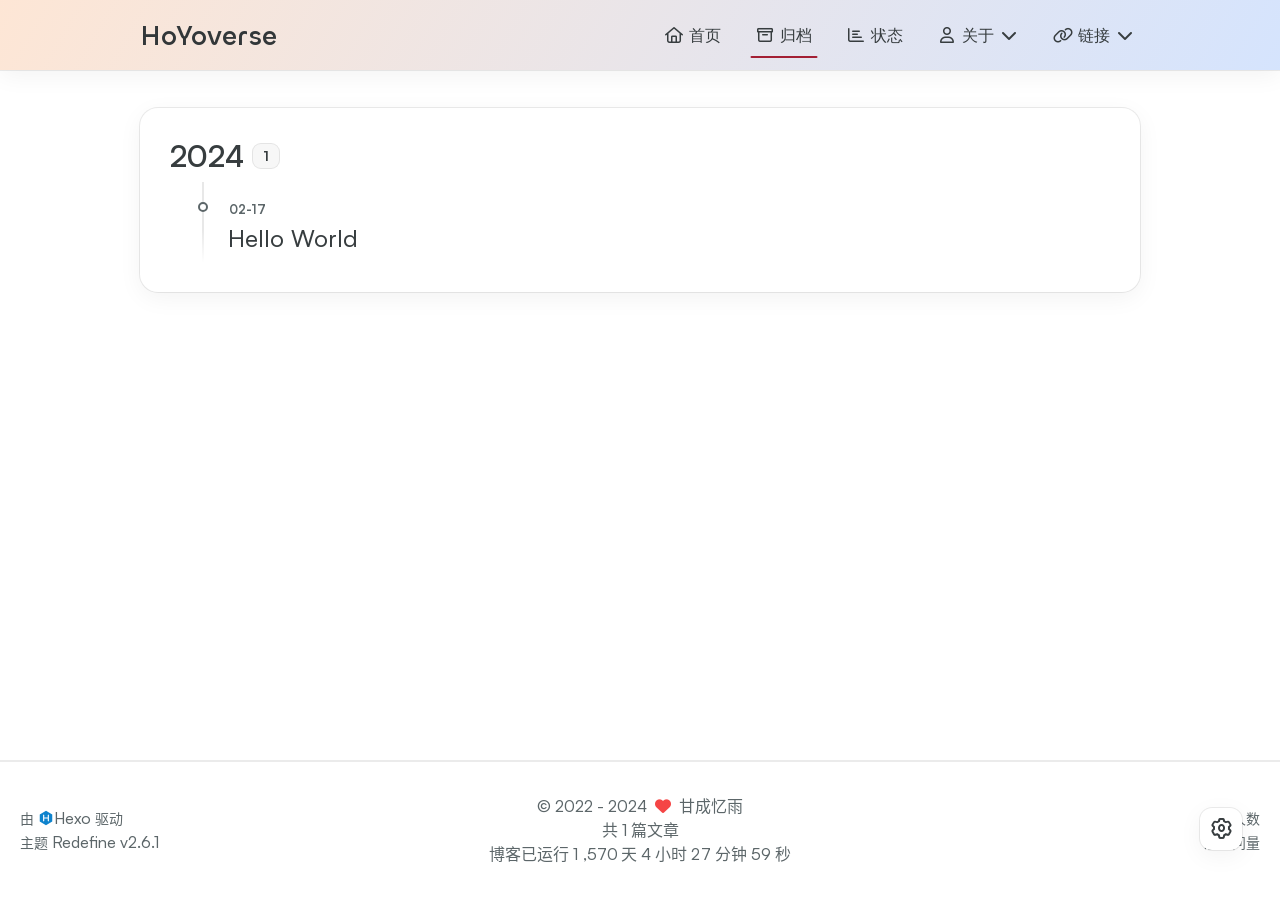
<file: archives/2024/02/index.html>
<!DOCTYPE html>
<html lang="zh-CN">
<head>
    <meta charset="utf-8">
    <meta name="viewport" content="width=device-width, initial-scale=1">
    <meta name="keywords" content="Hexo Theme Redefine">
    
    <meta name="author" content="甘成忆雨">
    <!-- preconnect -->
    <link rel="preconnect" href="https://fonts.googleapis.com">
    <link rel="preconnect" href="https://fonts.gstatic.com" crossorigin>

    
    <!--- Seo Part-->
    
    <link rel="canonical" href="http://example.com/archives/2024/02/"/>
    <meta name="robots" content="index,follow">
    <meta name="googlebot" content="index,follow">
    <meta name="revisit-after" content="1 days">
    
        <meta property="og:type" content="website">
<meta property="og:title" content="HoYoverse">
<meta property="og:url" content="http://example.com/archives/2024/02/index.html">
<meta property="og:site_name" content="HoYoverse">
<meta property="og:locale" content="zh_CN">
<meta property="article:author" content="甘成忆雨">
<meta name="twitter:card" content="summary">
    
    
    <!--- Icon Part-->
    <link rel="icon" type="image/png" href="/images/redefine-favicon.svg" sizes="192x192">
    <link rel="apple-touch-icon" sizes="180x180" href="/images/redefine-favicon.svg">
    <meta name="theme-color" content="#A31F34">
    <link rel="shortcut icon" href="/images/redefine-favicon.svg">
    <!--- Page Info-->
    
    <title>
        
            归档: 2024/2 -
        
        HoYoverse
    </title>

    
<link rel="stylesheet" href="/fonts/Chillax/chillax.css">


    <!--- Inject Part-->
    

    
        <style>
    :root {
        --preloader-background-color: #fff;
        --preloader-text-color: #000;
    }

    @media (prefers-color-scheme: dark) {
        :root {
            --preloader-background-color: #202124;
            --preloader-text-color: #fff;
        }
    }

    @media (prefers-color-scheme: light) {
        :root {
            --preloader-background-color: #fff;
            --preloader-text-color: #000;
        }
    }

    @media (max-width: 600px) {
        .ml13 {
            font-size: 2.6rem !important; /* Adjust this value as needed */
        }
    }

    .preloader {
        display: flex;
        flex-direction: column;
        gap: 1rem; /* Tailwind 'gap-4' is 1rem */
        align-items: center;
        justify-content: center;
        position: fixed;
        padding: 12px;
        top: 0;
        right: 0;
        bottom: 0;
        left: 0;
        width: 100vw;
        height: 100vh; /* 'h-screen' is 100% of the viewport height */
        background-color: var(--preloader-background-color);
        z-index: 1100; /* 'z-[1100]' sets the z-index */
        transition: opacity 0.2s ease-in-out;
    }

    .ml13 {
        font-size: 3.2rem;
        /* text-transform: uppercase; */
        color: var(--preloader-text-color);
        letter-spacing: -1px;
        font-weight: 500;
        font-family: 'Chillax-Variable', sans-serif;
        text-align: center;
    }

    .ml13 .word {
        display: inline-flex;
        flex-wrap: wrap;
        white-space: nowrap;
    }

    .ml13 .letter {
        display: inline-block;
        line-height: 1em;
    }
</style>

<div class="preloader">
    
<script src="/js/libs/anime.min.js"></script>

    <h1 class="ml13">
        HoYoverse
    </h1>
    <script>
        var textWrapper = document.querySelector('.ml13');
        // Split text into words
        var words = textWrapper.textContent.trim().split(' ');

        // Clear the existing content
        textWrapper.innerHTML = '';

        // Wrap each word and its letters in spans
        words.forEach(function(word) {
            var wordSpan = document.createElement('span');
            wordSpan.classList.add('word');
            wordSpan.innerHTML = word.replace(/\S/g, "<span class='letter'>$&</span>");
            textWrapper.appendChild(wordSpan);
            textWrapper.appendChild(document.createTextNode(' ')); // Add space between words
        });


        anime.timeline({loop: true})
            .add({
                targets: '.ml13 .letter',
                translateY: [100,0],
                translateZ: 0,
                opacity: [0,1],
                easing: "easeOutExpo",
                duration: 1400,
                delay: (el, i) => 300 + 30 * i
            }).add({
            targets: '.ml13 .letter',
            translateY: [0,-100],
            opacity: [1,0],
            easing: "easeInExpo",
            duration: 1200,
            delay: (el, i) => 100 + 30 * i
        });

        let themeStatus = JSON.parse(localStorage.getItem('REDEFINE-THEME-STATUS'))?.isDark;

        // If the theme status is not found in local storage, check the preferred color scheme
        if (themeStatus === undefined || themeStatus === null) {
            if (window.matchMedia && window.matchMedia('(prefers-color-scheme: dark)').matches) {
                themeStatus = 'dark';
            } else {
                themeStatus = 'light';
            }
        }

        // Now you can use the themeStatus variable in your code
        if (themeStatus) {
            document.documentElement.style.setProperty('--preloader-background-color', '#202124');
            document.documentElement.style.setProperty('--preloader-text-color', '#fff');
        } else {
            document.documentElement.style.setProperty('--preloader-background-color', '#fff');
            document.documentElement.style.setProperty('--preloader-text-color', '#000');
        }

        window.addEventListener('load', function () {
            hidePreloaderAfterTimeout(1000); // Hide after 1000 milliseconds once the window has loaded
        });

        // Backup failsafe: Hide preloader after a maximum of 5000 milliseconds, regardless of the window load event
        hidePreloaderAfterTimeout(5000);

        function hidePreloaderAfterTimeout(delay) {
            setTimeout(function () {
                var preloader = document.querySelector('.preloader');
                preloader.style.opacity = '0';
                setTimeout(function () {
                    preloader.style.display = 'none';
                }, 200);
            }, delay);
        }
    </script>
</div>
    

    
<link rel="stylesheet" href="/css/style.css">


    
        
<link rel="stylesheet" href="/assets/build/styles.css">

    

    
<link rel="stylesheet" href="/fonts/fonts.css">

    
<link rel="stylesheet" href="/fonts/Satoshi/satoshi.css">

    <!--- Font Part-->
    
    
    
    


    <script id="hexo-configurations">
    window.config = {"hostname":"example.com","root":"/","language":"zh-CN"};
    window.theme = {"articles":{"style":{"font_size":"16px","line_height":1.5,"image_border_radius":"14px","image_alignment":"center","image_caption":false,"link_icon":true,"title_alignment":"left","headings_top_spacing":{"h1":"5rem","h2":"4rem","h3":"2.8rem","h4":"2.5rem","h5":"2.2rem","h6":"2rem"}},"word_count":{"enable":true,"count":true,"min2read":true},"author_label":{"enable":true,"auto":false,"list":["Lv.99"]},"code_block":{"copy":true,"style":"mac","font":{"enable":false,"family":null,"url":null}},"toc":{"enable":true,"max_depth":3,"number":false,"expand":true,"init_open":true},"copyright":{"enable":true,"default":"cc_by_nc_sa"},"lazyload":true,"recommendation":{"enable":false,"title":"推荐阅读","limit":3,"mobile_limit":2,"placeholder":"/images/wallhaven-wqery6-light.webp","skip_dirs":[]}},"colors":{"primary":"#A31F34","secondary":null,"default_mode":"light"},"global":{"fonts":{"chinese":{"enable":false,"family":null,"url":null},"english":{"enable":false,"family":null,"url":null}},"content_max_width":"1000px","sidebar_width":"210px","hover":{"shadow":true,"scale":false},"scroll_progress":{"bar":false,"percentage":true},"website_counter":{"url":"https://cn.vercount.one/js","enable":true,"site_pv":true,"site_uv":true,"post_pv":true},"single_page":true,"preloader":true,"open_graph":true,"google_analytics":{"enable":false,"id":null}},"home_banner":{"enable":true,"style":"fixed","image":{"light":"/images/wallhaven-wqery6-light.webp","dark":"/images/wallhaven-wqery6-dark.webp"},"title":"HoYoverse","subtitle":{"text":["甘成忆雨的小站"],"hitokoto":{"enable":false,"api":"https://v1.hitokoto.cn"},"typing_speed":100,"backing_speed":80,"starting_delay":500,"backing_delay":1500,"loop":true,"smart_backspace":true},"text_color":{"light":"#fff","dark":"#d1d1b6"},"text_style":{"title_size":"2.8rem","subtitle_size":"1.5rem","line_height":1.2},"custom_font":{"enable":false,"family":null,"url":null},"social_links":{"enable":true,"style":"default","links":{"github":null,"instagram":null,"zhihu":null,"twitter":"https://twitter.com/qq1350657030","email":"qq1350657030@outlook.com","youtube":"https://www.youtube.com/@simpleworkspace"},"qrs":{"weixin":null}}},"plugins":{"feed":{"enable":false},"aplayer":{"enable":false,"type":"fixed","audios":[{"name":null,"artist":null,"url":null,"cover":null}]},"mermaid":{"enable":false,"version":"9.3.0"}},"version":"2.6.1","navbar":{"auto_hide":false,"color":{"left":"#f78736","right":"#367df7","transparency":35},"width":{"home":"1200px","pages":"1000px"},"links":{"Home":{"path":"/","icon":"fa-regular fa-house"},"Archives":{"path":"/archives","icon":"fa-regular fa-archive"},"Status":{"path":"https://status.ohevan.com/","icon":"fa-regular fa-chart-bar"},"About":{"icon":"fa-regular fa-user","submenus":{"Me":"/about","BiliBili":"https://space.bilibili.com/547498793?spm_id_from=333.1007.0.0","Youtube":"https://www.youtube.com/@simpleworkspace","Blog":"https://www.甘成忆雨.top","Friends":"/friends"}},"Links":{"icon":"fa-regular fa-link","submenus":{"Link1":"/link1"}}},"search":{"enable":false,"preload":true}},"page_templates":{"friends_column":2,"tags_style":"blur"},"home":{"sidebar":{"enable":true,"position":"left","first_item":"menu","announcement":null,"show_on_mobile":true,"links":null},"article_date_format":"auto","categories":{"enable":true,"limit":3},"tags":{"enable":true,"limit":3}},"footerStart":"2022/8/17 11:45:14"};
    window.lang_ago = {"second":"%s 秒前","minute":"%s 分钟前","hour":"%s 小时前","day":"%s 天前","week":"%s 周前","month":"%s 个月前","year":"%s 年前"};
    window.data = {"masonry":false};
  </script>
    
    <!--- Fontawesome Part-->
    
<link rel="stylesheet" href="/fontawesome/fontawesome.min.css">

    
<link rel="stylesheet" href="/fontawesome/brands.min.css">

    
<link rel="stylesheet" href="/fontawesome/solid.min.css">

    
<link rel="stylesheet" href="/fontawesome/regular.min.css">

    
    
    
    
<meta name="generator" content="Hexo 7.1.1"></head>


<body>
<div class="progress-bar-container">
    

    
        <span class="pjax-progress-bar"></span>
<!--        <span class="swup-progress-icon">-->
<!--            <i class="fa-solid fa-circle-notch fa-spin"></i>-->
<!--        </span>-->
    
</div>


<main class="page-container" id="swup">

    

    <div class="main-content-container">


        <div class="main-content-header">
            <header class="navbar-container px-6 md:px-12">

    <div class="navbar-content ">
        <div class="left">
            
            <a class="logo-title" href="/">
                
                HoYoverse
                
            </a>
        </div>

        <div class="right">
            <!-- PC -->
            <div class="desktop">
                <ul class="navbar-list">
                    
                        
                            

                            <li class="navbar-item">
                                <!-- Menu -->
                                <a class=""
                                   href="/"
                                        >
                                    <i class="fa-regular fa-house fa-fw"></i>
                                    首页
                                    
                                </a>

                                <!-- Submenu -->
                                
                            </li>
                    
                        
                            

                            <li class="navbar-item">
                                <!-- Menu -->
                                <a class="active"
                                   href="/archives"
                                        >
                                    <i class="fa-regular fa-archive fa-fw"></i>
                                    归档
                                    
                                </a>

                                <!-- Submenu -->
                                
                            </li>
                    
                        
                            

                            <li class="navbar-item">
                                <!-- Menu -->
                                <a class=""
                                   target="_blank" rel="noopener" href="https://status.ohevan.com/"
                                        >
                                    <i class="fa-regular fa-chart-bar fa-fw"></i>
                                    状态
                                    
                                </a>

                                <!-- Submenu -->
                                
                            </li>
                    
                        
                            

                            <li class="navbar-item">
                                <!-- Menu -->
                                <a class="has-dropdown"
                                   href="#"
                                        onClick=&#34;return false;&#34;>
                                    <i class="fa-regular fa-user fa-fw"></i>
                                    关于
                                    <i class="fa-solid fa-chevron-down fa-fw"></i>
                                </a>

                                <!-- Submenu -->
                                
                                    <ul class="sub-menu">
                                        
                                            <li>
                                                <a href="/about">
                                                    ME
                                                </a>
                                            </li>
                                        
                                            <li>
                                                <a target="_blank" rel="noopener" href="https://space.bilibili.com/547498793?spm_id_from=333.1007.0.0">
                                                    BILIBILI
                                                </a>
                                            </li>
                                        
                                            <li>
                                                <a target="_blank" rel="noopener" href="https://www.youtube.com/@simpleworkspace">
                                                    YOUTUBE
                                                </a>
                                            </li>
                                        
                                            <li>
                                                <a target="_blank" rel="noopener" href="https://www.甘成忆雨.top">
                                                    BLOG
                                                </a>
                                            </li>
                                        
                                            <li>
                                                <a href="/friends">
                                                    友情链接
                                                </a>
                                            </li>
                                        
                                    </ul>
                                
                            </li>
                    
                        
                            

                            <li class="navbar-item">
                                <!-- Menu -->
                                <a class="has-dropdown"
                                   href="#"
                                        onClick=&#34;return false;&#34;>
                                    <i class="fa-regular fa-link fa-fw"></i>
                                    链接
                                    <i class="fa-solid fa-chevron-down fa-fw"></i>
                                </a>

                                <!-- Submenu -->
                                
                                    <ul class="sub-menu">
                                        
                                            <li>
                                                <a href="/link1">
                                                    LINK1
                                                </a>
                                            </li>
                                        
                                    </ul>
                                
                            </li>
                    
                    
                </ul>
            </div>
            <!-- Mobile -->
            <div class="mobile">
                
                <div class="icon-item navbar-bar">
                    <div class="navbar-bar-middle"></div>
                </div>
            </div>
        </div>
    </div>

    <!-- Mobile sheet -->
    <div class="navbar-drawer h-screen w-full absolute top-0 left-0 bg-background-color flex flex-col justify-between">
        <ul class="drawer-navbar-list flex flex-col px-4 justify-center items-start">
            
                
                    

                    <li class="drawer-navbar-item text-base my-1.5 flex flex-col w-full">
                        
                        <a class="py-1.5 px-2 flex flex-row items-center justify-between gap-1 hover:!text-primary active:!text-primary text-2xl font-semibold group border-b border-border-color hover:border-primary w-full "
                           href="/"
                        >
                            <span>
                                首页
                            </span>
                            
                                <i class="fa-regular fa-house fa-sm fa-fw"></i>
                            
                        </a>
                        

                        
                    </li>
            
                
                    

                    <li class="drawer-navbar-item text-base my-1.5 flex flex-col w-full">
                        
                        <a class="py-1.5 px-2 flex flex-row items-center justify-between gap-1 hover:!text-primary active:!text-primary text-2xl font-semibold group border-b border-border-color hover:border-primary w-full active"
                           href="/archives"
                        >
                            <span>
                                归档
                            </span>
                            
                                <i class="fa-regular fa-archive fa-sm fa-fw"></i>
                            
                        </a>
                        

                        
                    </li>
            
                
                    

                    <li class="drawer-navbar-item text-base my-1.5 flex flex-col w-full">
                        
                        <a class="py-1.5 px-2 flex flex-row items-center justify-between gap-1 hover:!text-primary active:!text-primary text-2xl font-semibold group border-b border-border-color hover:border-primary w-full "
                           target="_blank" rel="noopener" href="https://status.ohevan.com/"
                        >
                            <span>
                                状态
                            </span>
                            
                                <i class="fa-regular fa-chart-bar fa-sm fa-fw"></i>
                            
                        </a>
                        

                        
                    </li>
            
                
                    

                    <li class="drawer-navbar-item-sub text-base my-1.5 flex flex-col w-full">
                        
                        <div class="py-1.5 px-2 flex flex-row items-center justify-between gap-1 hover:!text-primary active:!text-primary cursor-pointer text-2xl font-semibold group border-b border-border-color hover:border-primary w-full "
                             navbar-data-toggle="submenu-About"
                        >
                            <span>
                                关于
                            </span>
                            
                                <i class="fa-solid fa-chevron-right fa-sm fa-fw transition-all"></i>
                            
                        </div>
                        

                        
                            <div class="flex-col items-start px-2 py-2 hidden" data-target="submenu-About">
                                
                                    <div class="drawer-navbar-item text-base flex flex-col justify-center items-start hover:underline active:underline hover:underline-offset-1 rounded-3xl">
                                        <a class=" text-third-text-color text-xl"
                                           href="/about">ME</a>
                                    </div>
                                
                                    <div class="drawer-navbar-item text-base flex flex-col justify-center items-start hover:underline active:underline hover:underline-offset-1 rounded-3xl">
                                        <a class=" text-third-text-color text-xl"
                                           target="_blank" rel="noopener" href="https://space.bilibili.com/547498793?spm_id_from=333.1007.0.0">BILIBILI</a>
                                    </div>
                                
                                    <div class="drawer-navbar-item text-base flex flex-col justify-center items-start hover:underline active:underline hover:underline-offset-1 rounded-3xl">
                                        <a class=" text-third-text-color text-xl"
                                           target="_blank" rel="noopener" href="https://www.youtube.com/@simpleworkspace">YOUTUBE</a>
                                    </div>
                                
                                    <div class="drawer-navbar-item text-base flex flex-col justify-center items-start hover:underline active:underline hover:underline-offset-1 rounded-3xl">
                                        <a class=" text-third-text-color text-xl"
                                           target="_blank" rel="noopener" href="https://www.甘成忆雨.top">BLOG</a>
                                    </div>
                                
                                    <div class="drawer-navbar-item text-base flex flex-col justify-center items-start hover:underline active:underline hover:underline-offset-1 rounded-3xl">
                                        <a class=" text-third-text-color text-xl"
                                           href="/friends">友情链接</a>
                                    </div>
                                
                            </div>
                        
                    </li>
            
                
                    

                    <li class="drawer-navbar-item-sub text-base my-1.5 flex flex-col w-full">
                        
                        <div class="py-1.5 px-2 flex flex-row items-center justify-between gap-1 hover:!text-primary active:!text-primary cursor-pointer text-2xl font-semibold group border-b border-border-color hover:border-primary w-full "
                             navbar-data-toggle="submenu-Links"
                        >
                            <span>
                                链接
                            </span>
                            
                                <i class="fa-solid fa-chevron-right fa-sm fa-fw transition-all"></i>
                            
                        </div>
                        

                        
                            <div class="flex-col items-start px-2 py-2 hidden" data-target="submenu-Links">
                                
                                    <div class="drawer-navbar-item text-base flex flex-col justify-center items-start hover:underline active:underline hover:underline-offset-1 rounded-3xl">
                                        <a class=" text-third-text-color text-xl"
                                           href="/link1">LINK1</a>
                                    </div>
                                
                            </div>
                        
                    </li>
            

            
            
        </ul>

        <div class="statistics flex justify-around my-2.5">
    <a class="item tag-count-item flex flex-col justify-center items-center w-20" href="/tags">
        <div class="number text-2xl sm:text-xl text-second-text-color font-semibold">0</div>
        <div class="label text-third-text-color text-sm">标签</div>
    </a>
    <a class="item tag-count-item flex flex-col justify-center items-center w-20" href="/categories">
        <div class="number text-2xl sm:text-xl text-second-text-color font-semibold">0</div>
        <div class="label text-third-text-color text-sm">分类</div>
    </a>
    <a class="item tag-count-item flex flex-col justify-center items-center w-20" href="/archives">
        <div class="number text-2xl sm:text-xl text-second-text-color font-semibold">1</div>
        <div class="label text-third-text-color text-sm">文章</div>
    </a>
</div>
    </div>

    <div class="window-mask"></div>

</header>


        </div>

        <div class="main-content-body">

            

            <div class="main-content">

                
                    <div class="archive-container shadow-none hover:shadow-none sm:shadow-redefine sm:hover:shadow-redefine-hover">
    

<div class="archive-list-container">
    
        <section class="archive-item mb-spacing-unit last:mb-0">
            <div class="archive-item-header flex flex-row items-center mb-2">
                <span class="archive-year font-semibold text-3xl mr-2">2024</span>
                <span class="archive-year-post-count text-xs md:text-sm font-bold rounded-small bg-third-background-color py-[2px] px-[10px] border border-border-color">1</span>
            </div>
            <ul class="article-list pl-0 md:pl-8 text-lg leading-[1.5]">
              
                
                    
                    <li class="article-item space-y-2 px-6 pt-10 pb-2 text-xl relative border-l-2 border-border-color" date-is='02-17'>
                
                    
                        <a href="/2024/02/17/hello-world/" class="block overflow-hidden w-fit">
                            <span class="article-title mb-0.5 text-2xl">Hello World</span>
                        </a>
                    
              
            </ul>
        </section>
    
</div>

</div>

                

            </div>

            

        </div>

        <div class="main-content-footer">
            <footer class="footer mt-5 py-5 h-auto text-base text-third-text-color relative border-t-2 border-t-border-color">
    <div class="info-container py-3 text-center">
        
        <div class="text-center">
            &copy;
            
              <span>2022</span>
              -
            
            2024&nbsp;&nbsp;<i class="fa-solid fa-heart fa-beat" style="--fa-animation-duration: 0.5s; color: #f54545"></i>&nbsp;&nbsp;<a href="/">甘成忆雨</a>
            
                
                <p class="post-count space-x-0.5">
                    <span>
                        共 1 篇文章
                    </span>
                    
                </p>
            
        </div>
        
            <script data-swup-reload-script src="https://cn.vercount.one/js"></script>
            <div class="relative text-center lg:absolute lg:right-[20px] lg:top-1/2 lg:-translate-y-1/2 lg:text-right">
                
                    <span id="busuanzi_container_site_uv" class="lg:!block">
                        <span class="text-sm">访问人数</span>
                        <span id="busuanzi_value_site_uv"></span>
                    </span>
                
                
                    <span id="busuanzi_container_site_pv" class="lg:!block">
                        <span class="text-sm">总访问量</span>
                        <span id="busuanzi_value_site_pv"></span>
                    </span>
                
            </div>
        
        <div class="relative text-center lg:absolute lg:left-[20px] lg:top-1/2 lg:-translate-y-1/2 lg:text-left">
            <span class="lg:block text-sm">由 <?xml version="1.0" encoding="utf-8"?><!DOCTYPE svg PUBLIC "-//W3C//DTD SVG 1.1//EN" "http://www.w3.org/Graphics/SVG/1.1/DTD/svg11.dtd"><svg class="relative top-[2px] inline-block align-baseline" version="1.1" id="圖層_1" xmlns="http://www.w3.org/2000/svg" xmlns:xlink="http://www.w3.org/1999/xlink" x="0px" y="0px" width="1rem" height="1rem" viewBox="0 0 512 512" enable-background="new 0 0 512 512" xml:space="preserve"><path fill="#0E83CD" d="M256.4,25.8l-200,115.5L56,371.5l199.6,114.7l200-115.5l0.4-230.2L256.4,25.8z M349,354.6l-18.4,10.7l-18.6-11V275H200v79.6l-18.4,10.7l-18.6-11v-197l18.5-10.6l18.5,10.8V237h112v-79.6l18.5-10.6l18.5,10.8V354.6z"/></svg><a target="_blank" class="text-base" href="https://hexo.io">Hexo</a> 驱动</span>
            <span class="text-sm lg:block">主题&nbsp;<a class="text-base" target="_blank" href="https://github.com/EvanNotFound/hexo-theme-redefine">Redefine v2.6.1</a></span>
        </div>
        
        
            <div>
                博客已运行 <span class="odometer" id="runtime_days" ></span> 天 <span class="odometer" id="runtime_hours"></span> 小时 <span class="odometer" id="runtime_minutes"></span> 分钟 <span class="odometer" id="runtime_seconds"></span> 秒
            </div>
        
        
            <script data-swup-reload-script>
                try {
                    function odometer_init() {
                    const elements = document.querySelectorAll('.odometer');
                    elements.forEach(el => {
                        new Odometer({
                            el,
                            format: '( ddd).dd',
                            duration: 200
                        });
                    });
                    }
                    odometer_init();
                } catch (error) {}
            </script>
        
        
        
    </div>  
</footer>
        </div>
    </div>

    

    <div class="right-side-tools-container">
        <div class="side-tools-container">
    <ul class="hidden-tools-list">
        <li class="right-bottom-tools tool-font-adjust-plus flex justify-center items-center">
            <i class="fa-regular fa-magnifying-glass-plus"></i>
        </li>

        <li class="right-bottom-tools tool-font-adjust-minus flex justify-center items-center">
            <i class="fa-regular fa-magnifying-glass-minus"></i>
        </li>

        <li class="right-bottom-tools tool-dark-light-toggle flex justify-center items-center">
            <i class="fa-regular fa-moon"></i>
        </li>

        <!-- rss -->
        

        

        <li class="right-bottom-tools tool-scroll-to-bottom flex justify-center items-center">
            <i class="fa-regular fa-arrow-down"></i>
        </li>
    </ul>

    <ul class="visible-tools-list">
        <li class="right-bottom-tools toggle-tools-list flex justify-center items-center">
            <i class="fa-regular fa-cog fa-spin"></i>
        </li>
        
            <li class="right-bottom-tools tool-scroll-to-top flex justify-center items-center">
                <i class="arrow-up fas fa-arrow-up"></i>
                <span class="percent"></span>
            </li>
        
        
    </ul>
</div>

    </div>

    <div class="image-viewer-container">
    <img src="">
</div>


    

</main>


    
<script src="/js/libs/Swup.min.js"></script>

<script src="/js/libs/SwupSlideTheme.min.js"></script>

<script src="/js/libs/SwupScriptsPlugin.min.js"></script>

<script src="/js/libs/SwupProgressPlugin.min.js"></script>

<script src="/js/libs/SwupScrollPlugin.min.js"></script>

<script src="/js/libs/SwupPreloadPlugin.min.js"></script>

<script>
    const swup = new Swup({
        plugins: [
            new SwupScriptsPlugin({
                optin: true,
            }),
            new SwupProgressPlugin(),
            new SwupScrollPlugin({
                offset: 80,
            }),
            new SwupSlideTheme({
                mainElement: ".main-content-body",
            }),
            new SwupPreloadPlugin(),
        ],
        containers: ["#swup"],
    });
</script>







<script src="/js/tools/imageViewer.js" type="module"></script>

<script src="/js/utils.js" type="module"></script>

<script src="/js/main.js" type="module"></script>

<script src="/js/layouts/navbarShrink.js" type="module"></script>

<script src="/js/tools/scrollTopBottom.js" type="module"></script>

<script src="/js/tools/lightDarkSwitch.js" type="module"></script>

<script src="/js/layouts/categoryList.js" type="module"></script>





    
<script src="/js/tools/codeBlock.js" type="module"></script>




    
<script src="/js/layouts/lazyload.js" type="module"></script>




    
<script src="/js/tools/runtime.js"></script>

    
<script src="/js/libs/odometer.min.js"></script>

    
<link rel="stylesheet" href="/assets/odometer-theme-minimal.css">




  
<script src="/js/libs/Typed.min.js"></script>

  
<script src="/js/plugins/typed.js" type="module"></script>









<div class="post-scripts" data-swup-reload-script>
    
        
<script src="/js/tools/tocToggle.js" type="module"></script>

<script src="/js/layouts/toc.js" type="module"></script>

<script src="/js/plugins/tabs.js" type="module"></script>

    
</div>


</body>
</html>
</file>
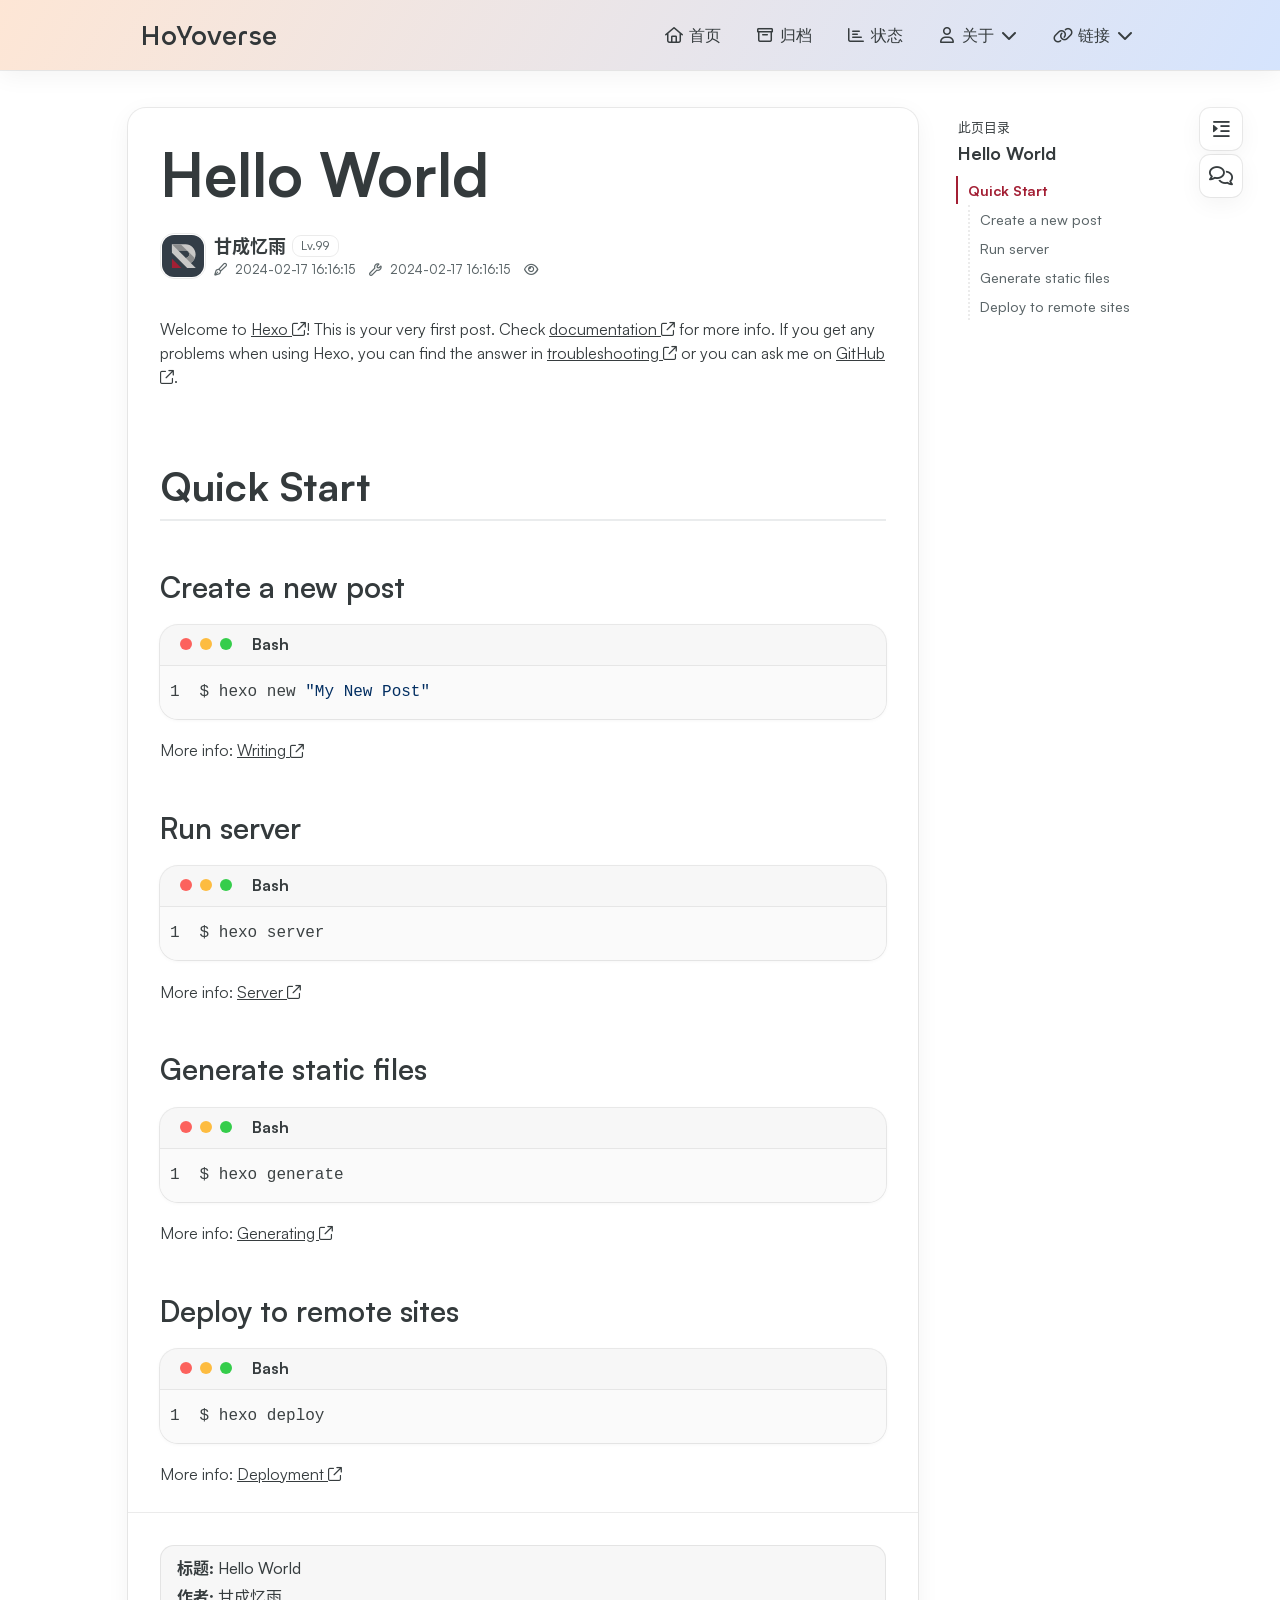
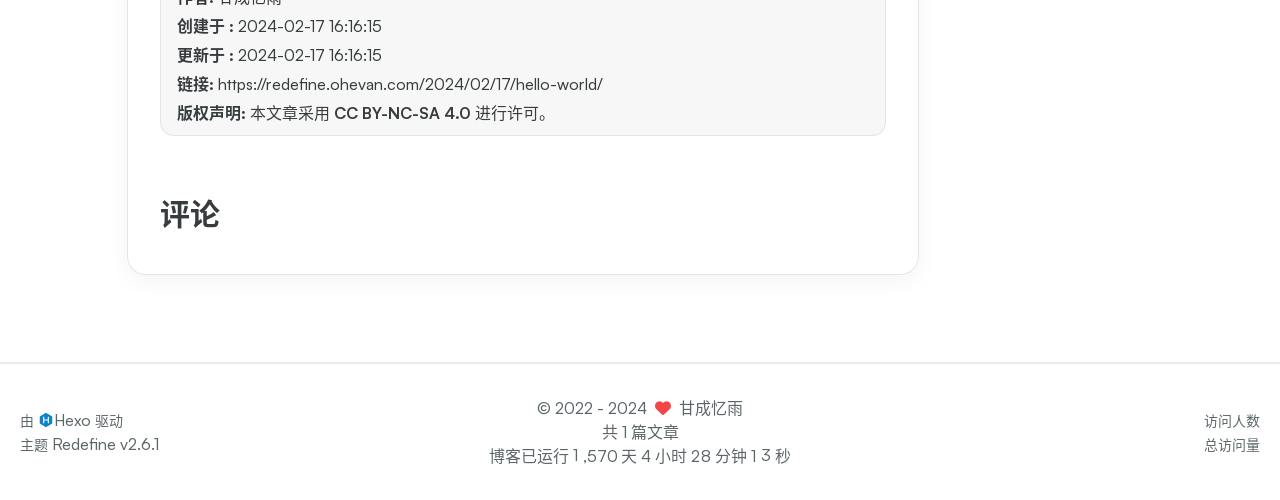
<file: 2024/02/17/hello-world/index.html>
<!DOCTYPE html>
<html lang="zh-CN">
<head>
    <meta charset="utf-8">
    <meta name="viewport" content="width=device-width, initial-scale=1">
    <meta name="keywords" content="Hexo Theme Redefine">
    
    <meta name="author" content="甘成忆雨">
    <!-- preconnect -->
    <link rel="preconnect" href="https://fonts.googleapis.com">
    <link rel="preconnect" href="https://fonts.gstatic.com" crossorigin>

    
    <!--- Seo Part-->
    
    <link rel="canonical" href="http://example.com/2024/02/17/hello-world/"/>
    <meta name="robots" content="index,follow">
    <meta name="googlebot" content="index,follow">
    <meta name="revisit-after" content="1 days">
    
        <meta name="description" content="Welcome to Hexo ! This is your very first post. Check documentation  for more info. If you get any problems when using Hexo, you can find the answer in troubleshooting  or you can ask me on GitHub . Q">
<meta property="og:type" content="article">
<meta property="og:title" content="Hello World">
<meta property="og:url" content="http://example.com/2024/02/17/hello-world/index.html">
<meta property="og:site_name" content="HoYoverse">
<meta property="og:description" content="Welcome to Hexo ! This is your very first post. Check documentation  for more info. If you get any problems when using Hexo, you can find the answer in troubleshooting  or you can ask me on GitHub . Q">
<meta property="og:locale" content="zh_CN">
<meta property="article:published_time" content="2024-02-17T08:16:15.644Z">
<meta property="article:modified_time" content="2024-02-17T08:16:15.644Z">
<meta property="article:author" content="甘成忆雨">
<meta name="twitter:card" content="summary">
    
    
    <!--- Icon Part-->
    <link rel="icon" type="image/png" href="/images/redefine-favicon.svg" sizes="192x192">
    <link rel="apple-touch-icon" sizes="180x180" href="/images/redefine-favicon.svg">
    <meta name="theme-color" content="#A31F34">
    <link rel="shortcut icon" href="/images/redefine-favicon.svg">
    <!--- Page Info-->
    
    <title>
        
            Hello World -
        
        HoYoverse
    </title>

    
<link rel="stylesheet" href="/fonts/Chillax/chillax.css">


    <!--- Inject Part-->
    

    
        <style>
    :root {
        --preloader-background-color: #fff;
        --preloader-text-color: #000;
    }

    @media (prefers-color-scheme: dark) {
        :root {
            --preloader-background-color: #202124;
            --preloader-text-color: #fff;
        }
    }

    @media (prefers-color-scheme: light) {
        :root {
            --preloader-background-color: #fff;
            --preloader-text-color: #000;
        }
    }

    @media (max-width: 600px) {
        .ml13 {
            font-size: 2.6rem !important; /* Adjust this value as needed */
        }
    }

    .preloader {
        display: flex;
        flex-direction: column;
        gap: 1rem; /* Tailwind 'gap-4' is 1rem */
        align-items: center;
        justify-content: center;
        position: fixed;
        padding: 12px;
        top: 0;
        right: 0;
        bottom: 0;
        left: 0;
        width: 100vw;
        height: 100vh; /* 'h-screen' is 100% of the viewport height */
        background-color: var(--preloader-background-color);
        z-index: 1100; /* 'z-[1100]' sets the z-index */
        transition: opacity 0.2s ease-in-out;
    }

    .ml13 {
        font-size: 3.2rem;
        /* text-transform: uppercase; */
        color: var(--preloader-text-color);
        letter-spacing: -1px;
        font-weight: 500;
        font-family: 'Chillax-Variable', sans-serif;
        text-align: center;
    }

    .ml13 .word {
        display: inline-flex;
        flex-wrap: wrap;
        white-space: nowrap;
    }

    .ml13 .letter {
        display: inline-block;
        line-height: 1em;
    }
</style>

<div class="preloader">
    
<script src="/js/libs/anime.min.js"></script>

    <h1 class="ml13">
        HoYoverse
    </h1>
    <script>
        var textWrapper = document.querySelector('.ml13');
        // Split text into words
        var words = textWrapper.textContent.trim().split(' ');

        // Clear the existing content
        textWrapper.innerHTML = '';

        // Wrap each word and its letters in spans
        words.forEach(function(word) {
            var wordSpan = document.createElement('span');
            wordSpan.classList.add('word');
            wordSpan.innerHTML = word.replace(/\S/g, "<span class='letter'>$&</span>");
            textWrapper.appendChild(wordSpan);
            textWrapper.appendChild(document.createTextNode(' ')); // Add space between words
        });


        anime.timeline({loop: true})
            .add({
                targets: '.ml13 .letter',
                translateY: [100,0],
                translateZ: 0,
                opacity: [0,1],
                easing: "easeOutExpo",
                duration: 1400,
                delay: (el, i) => 300 + 30 * i
            }).add({
            targets: '.ml13 .letter',
            translateY: [0,-100],
            opacity: [1,0],
            easing: "easeInExpo",
            duration: 1200,
            delay: (el, i) => 100 + 30 * i
        });

        let themeStatus = JSON.parse(localStorage.getItem('REDEFINE-THEME-STATUS'))?.isDark;

        // If the theme status is not found in local storage, check the preferred color scheme
        if (themeStatus === undefined || themeStatus === null) {
            if (window.matchMedia && window.matchMedia('(prefers-color-scheme: dark)').matches) {
                themeStatus = 'dark';
            } else {
                themeStatus = 'light';
            }
        }

        // Now you can use the themeStatus variable in your code
        if (themeStatus) {
            document.documentElement.style.setProperty('--preloader-background-color', '#202124');
            document.documentElement.style.setProperty('--preloader-text-color', '#fff');
        } else {
            document.documentElement.style.setProperty('--preloader-background-color', '#fff');
            document.documentElement.style.setProperty('--preloader-text-color', '#000');
        }

        window.addEventListener('load', function () {
            hidePreloaderAfterTimeout(1000); // Hide after 1000 milliseconds once the window has loaded
        });

        // Backup failsafe: Hide preloader after a maximum of 5000 milliseconds, regardless of the window load event
        hidePreloaderAfterTimeout(5000);

        function hidePreloaderAfterTimeout(delay) {
            setTimeout(function () {
                var preloader = document.querySelector('.preloader');
                preloader.style.opacity = '0';
                setTimeout(function () {
                    preloader.style.display = 'none';
                }, 200);
            }, delay);
        }
    </script>
</div>
    

    
<link rel="stylesheet" href="/css/style.css">


    
        
<link rel="stylesheet" href="/assets/build/styles.css">

    

    
<link rel="stylesheet" href="/fonts/fonts.css">

    
<link rel="stylesheet" href="/fonts/Satoshi/satoshi.css">

    <!--- Font Part-->
    
    
    
    


    <script id="hexo-configurations">
    window.config = {"hostname":"example.com","root":"/","language":"zh-CN"};
    window.theme = {"articles":{"style":{"font_size":"16px","line_height":1.5,"image_border_radius":"14px","image_alignment":"center","image_caption":false,"link_icon":true,"title_alignment":"left","headings_top_spacing":{"h1":"5rem","h2":"4rem","h3":"2.8rem","h4":"2.5rem","h5":"2.2rem","h6":"2rem"}},"word_count":{"enable":true,"count":true,"min2read":true},"author_label":{"enable":true,"auto":false,"list":["Lv.99"]},"code_block":{"copy":true,"style":"mac","font":{"enable":false,"family":null,"url":null}},"toc":{"enable":true,"max_depth":3,"number":false,"expand":true,"init_open":true},"copyright":{"enable":true,"default":"cc_by_nc_sa"},"lazyload":true,"recommendation":{"enable":false,"title":"推荐阅读","limit":3,"mobile_limit":2,"placeholder":"/images/wallhaven-wqery6-light.webp","skip_dirs":[]}},"colors":{"primary":"#A31F34","secondary":null,"default_mode":"light"},"global":{"fonts":{"chinese":{"enable":false,"family":null,"url":null},"english":{"enable":false,"family":null,"url":null}},"content_max_width":"1000px","sidebar_width":"210px","hover":{"shadow":true,"scale":false},"scroll_progress":{"bar":false,"percentage":true},"website_counter":{"url":"https://cn.vercount.one/js","enable":true,"site_pv":true,"site_uv":true,"post_pv":true},"single_page":true,"preloader":true,"open_graph":true,"google_analytics":{"enable":false,"id":null}},"home_banner":{"enable":true,"style":"fixed","image":{"light":"/images/wallhaven-wqery6-light.webp","dark":"/images/wallhaven-wqery6-dark.webp"},"title":"HoYoverse","subtitle":{"text":["甘成忆雨的小站"],"hitokoto":{"enable":false,"api":"https://v1.hitokoto.cn"},"typing_speed":100,"backing_speed":80,"starting_delay":500,"backing_delay":1500,"loop":true,"smart_backspace":true},"text_color":{"light":"#fff","dark":"#d1d1b6"},"text_style":{"title_size":"2.8rem","subtitle_size":"1.5rem","line_height":1.2},"custom_font":{"enable":false,"family":null,"url":null},"social_links":{"enable":true,"style":"default","links":{"github":null,"instagram":null,"zhihu":null,"twitter":"https://twitter.com/qq1350657030","email":"qq1350657030@outlook.com","youtube":"https://www.youtube.com/@simpleworkspace"},"qrs":{"weixin":null}}},"plugins":{"feed":{"enable":false},"aplayer":{"enable":false,"type":"fixed","audios":[{"name":null,"artist":null,"url":null,"cover":null}]},"mermaid":{"enable":false,"version":"9.3.0"}},"version":"2.6.1","navbar":{"auto_hide":false,"color":{"left":"#f78736","right":"#367df7","transparency":35},"width":{"home":"1200px","pages":"1000px"},"links":{"Home":{"path":"/","icon":"fa-regular fa-house"},"Archives":{"path":"/archives","icon":"fa-regular fa-archive"},"Status":{"path":"https://status.ohevan.com/","icon":"fa-regular fa-chart-bar"},"About":{"icon":"fa-regular fa-user","submenus":{"Me":"/about","BiliBili":"https://space.bilibili.com/547498793?spm_id_from=333.1007.0.0","Youtube":"https://www.youtube.com/@simpleworkspace","Blog":"https://www.甘成忆雨.top","Friends":"/friends"}},"Links":{"icon":"fa-regular fa-link","submenus":{"Link1":"/link1"}}},"search":{"enable":false,"preload":true}},"page_templates":{"friends_column":2,"tags_style":"blur"},"home":{"sidebar":{"enable":true,"position":"left","first_item":"menu","announcement":null,"show_on_mobile":true,"links":null},"article_date_format":"auto","categories":{"enable":true,"limit":3},"tags":{"enable":true,"limit":3}},"footerStart":"2022/8/17 11:45:14"};
    window.lang_ago = {"second":"%s 秒前","minute":"%s 分钟前","hour":"%s 小时前","day":"%s 天前","week":"%s 周前","month":"%s 个月前","year":"%s 年前"};
    window.data = {"masonry":false};
  </script>
    
    <!--- Fontawesome Part-->
    
<link rel="stylesheet" href="/fontawesome/fontawesome.min.css">

    
<link rel="stylesheet" href="/fontawesome/brands.min.css">

    
<link rel="stylesheet" href="/fontawesome/solid.min.css">

    
<link rel="stylesheet" href="/fontawesome/regular.min.css">

    
    
    
    
<meta name="generator" content="Hexo 7.1.1"></head>


<body>
<div class="progress-bar-container">
    

    
        <span class="pjax-progress-bar"></span>
<!--        <span class="swup-progress-icon">-->
<!--            <i class="fa-solid fa-circle-notch fa-spin"></i>-->
<!--        </span>-->
    
</div>


<main class="page-container" id="swup">

    

    <div class="main-content-container">


        <div class="main-content-header">
            <header class="navbar-container px-6 md:px-12">

    <div class="navbar-content ">
        <div class="left">
            
            <a class="logo-title" href="/">
                
                HoYoverse
                
            </a>
        </div>

        <div class="right">
            <!-- PC -->
            <div class="desktop">
                <ul class="navbar-list">
                    
                        
                            

                            <li class="navbar-item">
                                <!-- Menu -->
                                <a class=""
                                   href="/"
                                        >
                                    <i class="fa-regular fa-house fa-fw"></i>
                                    首页
                                    
                                </a>

                                <!-- Submenu -->
                                
                            </li>
                    
                        
                            

                            <li class="navbar-item">
                                <!-- Menu -->
                                <a class=""
                                   href="/archives"
                                        >
                                    <i class="fa-regular fa-archive fa-fw"></i>
                                    归档
                                    
                                </a>

                                <!-- Submenu -->
                                
                            </li>
                    
                        
                            

                            <li class="navbar-item">
                                <!-- Menu -->
                                <a class=""
                                   target="_blank" rel="noopener" href="https://status.ohevan.com/"
                                        >
                                    <i class="fa-regular fa-chart-bar fa-fw"></i>
                                    状态
                                    
                                </a>

                                <!-- Submenu -->
                                
                            </li>
                    
                        
                            

                            <li class="navbar-item">
                                <!-- Menu -->
                                <a class="has-dropdown"
                                   href="#"
                                        onClick=&#34;return false;&#34;>
                                    <i class="fa-regular fa-user fa-fw"></i>
                                    关于
                                    <i class="fa-solid fa-chevron-down fa-fw"></i>
                                </a>

                                <!-- Submenu -->
                                
                                    <ul class="sub-menu">
                                        
                                            <li>
                                                <a href="/about">
                                                    ME
                                                </a>
                                            </li>
                                        
                                            <li>
                                                <a target="_blank" rel="noopener" href="https://space.bilibili.com/547498793?spm_id_from=333.1007.0.0">
                                                    BILIBILI
                                                </a>
                                            </li>
                                        
                                            <li>
                                                <a target="_blank" rel="noopener" href="https://www.youtube.com/@simpleworkspace">
                                                    YOUTUBE
                                                </a>
                                            </li>
                                        
                                            <li>
                                                <a target="_blank" rel="noopener" href="https://www.甘成忆雨.top">
                                                    BLOG
                                                </a>
                                            </li>
                                        
                                            <li>
                                                <a href="/friends">
                                                    友情链接
                                                </a>
                                            </li>
                                        
                                    </ul>
                                
                            </li>
                    
                        
                            

                            <li class="navbar-item">
                                <!-- Menu -->
                                <a class="has-dropdown"
                                   href="#"
                                        onClick=&#34;return false;&#34;>
                                    <i class="fa-regular fa-link fa-fw"></i>
                                    链接
                                    <i class="fa-solid fa-chevron-down fa-fw"></i>
                                </a>

                                <!-- Submenu -->
                                
                                    <ul class="sub-menu">
                                        
                                            <li>
                                                <a href="/link1">
                                                    LINK1
                                                </a>
                                            </li>
                                        
                                    </ul>
                                
                            </li>
                    
                    
                </ul>
            </div>
            <!-- Mobile -->
            <div class="mobile">
                
                <div class="icon-item navbar-bar">
                    <div class="navbar-bar-middle"></div>
                </div>
            </div>
        </div>
    </div>

    <!-- Mobile sheet -->
    <div class="navbar-drawer h-screen w-full absolute top-0 left-0 bg-background-color flex flex-col justify-between">
        <ul class="drawer-navbar-list flex flex-col px-4 justify-center items-start">
            
                
                    

                    <li class="drawer-navbar-item text-base my-1.5 flex flex-col w-full">
                        
                        <a class="py-1.5 px-2 flex flex-row items-center justify-between gap-1 hover:!text-primary active:!text-primary text-2xl font-semibold group border-b border-border-color hover:border-primary w-full "
                           href="/"
                        >
                            <span>
                                首页
                            </span>
                            
                                <i class="fa-regular fa-house fa-sm fa-fw"></i>
                            
                        </a>
                        

                        
                    </li>
            
                
                    

                    <li class="drawer-navbar-item text-base my-1.5 flex flex-col w-full">
                        
                        <a class="py-1.5 px-2 flex flex-row items-center justify-between gap-1 hover:!text-primary active:!text-primary text-2xl font-semibold group border-b border-border-color hover:border-primary w-full "
                           href="/archives"
                        >
                            <span>
                                归档
                            </span>
                            
                                <i class="fa-regular fa-archive fa-sm fa-fw"></i>
                            
                        </a>
                        

                        
                    </li>
            
                
                    

                    <li class="drawer-navbar-item text-base my-1.5 flex flex-col w-full">
                        
                        <a class="py-1.5 px-2 flex flex-row items-center justify-between gap-1 hover:!text-primary active:!text-primary text-2xl font-semibold group border-b border-border-color hover:border-primary w-full "
                           target="_blank" rel="noopener" href="https://status.ohevan.com/"
                        >
                            <span>
                                状态
                            </span>
                            
                                <i class="fa-regular fa-chart-bar fa-sm fa-fw"></i>
                            
                        </a>
                        

                        
                    </li>
            
                
                    

                    <li class="drawer-navbar-item-sub text-base my-1.5 flex flex-col w-full">
                        
                        <div class="py-1.5 px-2 flex flex-row items-center justify-between gap-1 hover:!text-primary active:!text-primary cursor-pointer text-2xl font-semibold group border-b border-border-color hover:border-primary w-full "
                             navbar-data-toggle="submenu-About"
                        >
                            <span>
                                关于
                            </span>
                            
                                <i class="fa-solid fa-chevron-right fa-sm fa-fw transition-all"></i>
                            
                        </div>
                        

                        
                            <div class="flex-col items-start px-2 py-2 hidden" data-target="submenu-About">
                                
                                    <div class="drawer-navbar-item text-base flex flex-col justify-center items-start hover:underline active:underline hover:underline-offset-1 rounded-3xl">
                                        <a class=" text-third-text-color text-xl"
                                           href="/about">ME</a>
                                    </div>
                                
                                    <div class="drawer-navbar-item text-base flex flex-col justify-center items-start hover:underline active:underline hover:underline-offset-1 rounded-3xl">
                                        <a class=" text-third-text-color text-xl"
                                           target="_blank" rel="noopener" href="https://space.bilibili.com/547498793?spm_id_from=333.1007.0.0">BILIBILI</a>
                                    </div>
                                
                                    <div class="drawer-navbar-item text-base flex flex-col justify-center items-start hover:underline active:underline hover:underline-offset-1 rounded-3xl">
                                        <a class=" text-third-text-color text-xl"
                                           target="_blank" rel="noopener" href="https://www.youtube.com/@simpleworkspace">YOUTUBE</a>
                                    </div>
                                
                                    <div class="drawer-navbar-item text-base flex flex-col justify-center items-start hover:underline active:underline hover:underline-offset-1 rounded-3xl">
                                        <a class=" text-third-text-color text-xl"
                                           target="_blank" rel="noopener" href="https://www.甘成忆雨.top">BLOG</a>
                                    </div>
                                
                                    <div class="drawer-navbar-item text-base flex flex-col justify-center items-start hover:underline active:underline hover:underline-offset-1 rounded-3xl">
                                        <a class=" text-third-text-color text-xl"
                                           href="/friends">友情链接</a>
                                    </div>
                                
                            </div>
                        
                    </li>
            
                
                    

                    <li class="drawer-navbar-item-sub text-base my-1.5 flex flex-col w-full">
                        
                        <div class="py-1.5 px-2 flex flex-row items-center justify-between gap-1 hover:!text-primary active:!text-primary cursor-pointer text-2xl font-semibold group border-b border-border-color hover:border-primary w-full "
                             navbar-data-toggle="submenu-Links"
                        >
                            <span>
                                链接
                            </span>
                            
                                <i class="fa-solid fa-chevron-right fa-sm fa-fw transition-all"></i>
                            
                        </div>
                        

                        
                            <div class="flex-col items-start px-2 py-2 hidden" data-target="submenu-Links">
                                
                                    <div class="drawer-navbar-item text-base flex flex-col justify-center items-start hover:underline active:underline hover:underline-offset-1 rounded-3xl">
                                        <a class=" text-third-text-color text-xl"
                                           href="/link1">LINK1</a>
                                    </div>
                                
                            </div>
                        
                    </li>
            

            
            
        </ul>

        <div class="statistics flex justify-around my-2.5">
    <a class="item tag-count-item flex flex-col justify-center items-center w-20" href="/tags">
        <div class="number text-2xl sm:text-xl text-second-text-color font-semibold">0</div>
        <div class="label text-third-text-color text-sm">标签</div>
    </a>
    <a class="item tag-count-item flex flex-col justify-center items-center w-20" href="/categories">
        <div class="number text-2xl sm:text-xl text-second-text-color font-semibold">0</div>
        <div class="label text-third-text-color text-sm">分类</div>
    </a>
    <a class="item tag-count-item flex flex-col justify-center items-center w-20" href="/archives">
        <div class="number text-2xl sm:text-xl text-second-text-color font-semibold">1</div>
        <div class="label text-third-text-color text-sm">文章</div>
    </a>
</div>
    </div>

    <div class="window-mask"></div>

</header>


        </div>

        <div class="main-content-body">

            

            <div class="main-content">

                
                    <div class="post-page-container flex relative justify-between box-border w-full h-full">
    <div class="article-content-container">

        <div class="article-title relative w-full">
            
                <div class="w-full flex items-center pt-6 justify-start">
                    <h1 class="article-title-regular text-second-text-color text-4xl md:text-6xl font-bold px-2 sm:px-6 md:px-8 py-3">Hello World</h1>
                </div>
            
            </div>

        
            <div class="article-header flex flex-row gap-2 items-center px-2 sm:px-6 md:px-8">
                <div class="avatar w-[46px] h-[46px] flex-shrink-0 rounded-medium border border-border-color p-[1px]">
                    <img src="/images/redefine-avatar.svg">
                </div>
                <div class="info flex flex-col justify-between">
                    <div class="author flex items-center">
                        <span class="name text-default-text-color text-lg font-semibold">甘成忆雨</span>
                        
                            <span class="author-label ml-1.5 text-xs px-2 py-0.5 rounded-small text-third-text-color border border-shadow-color-1">Lv.99</span>
                        
                    </div>
                    <div class="meta-info">
                        <div class="article-meta-info">
    <span class="article-date article-meta-item">
        <i class="fa-regular fa-pen-fancy"></i>&nbsp;
        <span class="desktop">2024-02-17 16:16:15</span>
        <span class="mobile">2024-02-17 16:16:15</span>
        <span class="hover-info">创建</span>
    </span>
    
        <span class="article-date article-meta-item">
            <i class="fa-regular fa-wrench"></i>&nbsp;
            <span class="desktop">2024-02-17 16:16:15</span>
            <span class="mobile">2024-02-17 16:16:15</span>
            <span class="hover-info">更新</span>
        </span>
    

    
    

    
    
    
    
        <span class="article-pv article-meta-item">
            <i class="fa-regular fa-eye"></i>&nbsp;<span id="busuanzi_value_page_pv"></span>
        </span>
    
</div>

                    </div>
                </div>
            </div>
        

        


        <div class="article-content markdown-body px-2 sm:px-6 md:px-8 pb-8">
            <p>Welcome to <a class="link"   target="_blank" rel="noopener" href="https://hexo.io/" >Hexo <i class="fa-regular fa-arrow-up-right-from-square fa-sm"></i></a>! This is your very first post. Check <a class="link"   target="_blank" rel="noopener" href="https://hexo.io/docs/" >documentation <i class="fa-regular fa-arrow-up-right-from-square fa-sm"></i></a> for more info. If you get any problems when using Hexo, you can find the answer in <a class="link"   target="_blank" rel="noopener" href="https://hexo.io/docs/troubleshooting.html" >troubleshooting <i class="fa-regular fa-arrow-up-right-from-square fa-sm"></i></a> or you can ask me on <a class="link"   target="_blank" rel="noopener" href="https://github.com/hexojs/hexo/issues" >GitHub <i class="fa-regular fa-arrow-up-right-from-square fa-sm"></i></a>.</p>
<h2 id="Quick-Start"><a href="#Quick-Start" class="headerlink" title="Quick Start"></a>Quick Start</h2><h3 id="Create-a-new-post"><a href="#Create-a-new-post" class="headerlink" title="Create a new post"></a>Create a new post</h3><div class="highlight-container" data-rel="Bash"><figure class="iseeu highlight bash"><table><tr><td class="gutter"><pre><span class="line">1</span><br></pre></td><td class="code"><pre><span class="line">$ hexo new <span class="string">&quot;My New Post&quot;</span></span><br></pre></td></tr></table></figure></div>

<p>More info: <a class="link"   target="_blank" rel="noopener" href="https://hexo.io/docs/writing.html" >Writing <i class="fa-regular fa-arrow-up-right-from-square fa-sm"></i></a></p>
<h3 id="Run-server"><a href="#Run-server" class="headerlink" title="Run server"></a>Run server</h3><div class="highlight-container" data-rel="Bash"><figure class="iseeu highlight bash"><table><tr><td class="gutter"><pre><span class="line">1</span><br></pre></td><td class="code"><pre><span class="line">$ hexo server</span><br></pre></td></tr></table></figure></div>

<p>More info: <a class="link"   target="_blank" rel="noopener" href="https://hexo.io/docs/server.html" >Server <i class="fa-regular fa-arrow-up-right-from-square fa-sm"></i></a></p>
<h3 id="Generate-static-files"><a href="#Generate-static-files" class="headerlink" title="Generate static files"></a>Generate static files</h3><div class="highlight-container" data-rel="Bash"><figure class="iseeu highlight bash"><table><tr><td class="gutter"><pre><span class="line">1</span><br></pre></td><td class="code"><pre><span class="line">$ hexo generate</span><br></pre></td></tr></table></figure></div>

<p>More info: <a class="link"   target="_blank" rel="noopener" href="https://hexo.io/docs/generating.html" >Generating <i class="fa-regular fa-arrow-up-right-from-square fa-sm"></i></a></p>
<h3 id="Deploy-to-remote-sites"><a href="#Deploy-to-remote-sites" class="headerlink" title="Deploy to remote sites"></a>Deploy to remote sites</h3><div class="highlight-container" data-rel="Bash"><figure class="iseeu highlight bash"><table><tr><td class="gutter"><pre><span class="line">1</span><br></pre></td><td class="code"><pre><span class="line">$ hexo deploy</span><br></pre></td></tr></table></figure></div>

<p>More info: <a class="link"   target="_blank" rel="noopener" href="https://hexo.io/docs/one-command-deployment.html" >Deployment <i class="fa-regular fa-arrow-up-right-from-square fa-sm"></i></a></p>

        </div>

        
            <div class="post-copyright-info w-full my-8 px-2 sm:px-6 md:px-8">
                <div class="article-copyright-info-container">
    <ul>
        <li><strong>标题:</strong> Hello World</li>
        <li><strong>作者:</strong> 甘成忆雨</li>
        <li><strong>创建于
                :</strong> 2024-02-17 16:16:15</li>
        
            <li>
                <strong>更新于
                    :</strong> 2024-02-17 16:16:15
            </li>
        
        <li>
            <strong>链接:</strong> https://redefine.ohevan.com/2024/02/17/hello-world/
        </li>
        <li>
            <strong>
                版权声明:
            </strong>
            

            
                本文章采用 <a class="license" target="_blank" rel="noopener" href="https://creativecommons.org/licenses/by-nc-sa/4.0">CC BY-NC-SA 4.0</a> 进行许可。
            
        </li>
    </ul>
</div>

            </div>
        

        

        

        


        
            <div class="comment-container px-2 sm:px-6 md:px-8 pb-8">
                <div class="comments-container mt-10 w-full ">
    <div id="comment-anchor" class="w-full h-2.5"></div>
    <div class="comment-area-title w-full my-1.5 md:my-2.5 text-xl md:text-3xl font-bold">
        评论
    </div>
    

        
            
    <div id="gitalk-container"></div>
    <script data-swup-reload-script
            src="//cdn.staticfile.org/gitalk/1.8.0/gitalk.min.js"></script>
    <script data-swup-reload-script>

        function loadGitalk() {
            let __gitalk__pathname = decodeURI(location.pathname);
            const __gitalk__pathnameLength = __gitalk__pathname.length;
            const __gitalk__pathnameMaxLength = 50;
            if (__gitalk__pathnameLength > __gitalk__pathnameMaxLength) {
                __gitalk__pathname = __gitalk__pathname.substring(0, __gitalk__pathnameMaxLength - 3) + '...';
            }

            try {
                Gitalk && new Gitalk({
                    clientID: '097ac46d0e660d1111d4',
                    clientSecret: '9798f7259fe06a583b70d6503ae6436681da409c',
                    repo: 'chat',
                    owner: 'qq1350657030',
                    admin: ['qq1350657030'],
                    id: __gitalk__pathname,
                    language: 'zh-CN',
                    proxy: 'https://github.com/login/oauth/access_token'
                }).render('gitalk-container');

            } catch (e) {
                window.Gitalk = null;
            }
        }

        if ('true') {
            const loadGitalkTimeout = setTimeout(() => {
                loadGitalk();
                clearTimeout(loadGitalkTimeout);
            }, 1000);
        } else {
            window.addEventListener('DOMContentLoaded', loadGitalk);
        }
    </script>



        
    
</div>

            </div>
        
    </div>

    
        <div class="toc-content-container">
            <div class="post-toc-wrap">
    <div class="post-toc">
        <div class="toc-title">此页目录</div>
        <div class="page-title">Hello World</div>
        <ol class="nav"><li class="nav-item nav-level-2"><a class="nav-link" href="#Quick-Start"><span class="nav-text">Quick Start</span></a><ol class="nav-child"><li class="nav-item nav-level-3"><a class="nav-link" href="#Create-a-new-post"><span class="nav-text">Create a new post</span></a></li><li class="nav-item nav-level-3"><a class="nav-link" href="#Run-server"><span class="nav-text">Run server</span></a></li><li class="nav-item nav-level-3"><a class="nav-link" href="#Generate-static-files"><span class="nav-text">Generate static files</span></a></li><li class="nav-item nav-level-3"><a class="nav-link" href="#Deploy-to-remote-sites"><span class="nav-text">Deploy to remote sites</span></a></li></ol></li></ol>

    </div>
</div>
        </div>
    
</div>



                

            </div>

            

        </div>

        <div class="main-content-footer">
            <footer class="footer mt-5 py-5 h-auto text-base text-third-text-color relative border-t-2 border-t-border-color">
    <div class="info-container py-3 text-center">
        
        <div class="text-center">
            &copy;
            
              <span>2022</span>
              -
            
            2024&nbsp;&nbsp;<i class="fa-solid fa-heart fa-beat" style="--fa-animation-duration: 0.5s; color: #f54545"></i>&nbsp;&nbsp;<a href="/">甘成忆雨</a>
            
                
                <p class="post-count space-x-0.5">
                    <span>
                        共 1 篇文章
                    </span>
                    
                </p>
            
        </div>
        
            <script data-swup-reload-script src="https://cn.vercount.one/js"></script>
            <div class="relative text-center lg:absolute lg:right-[20px] lg:top-1/2 lg:-translate-y-1/2 lg:text-right">
                
                    <span id="busuanzi_container_site_uv" class="lg:!block">
                        <span class="text-sm">访问人数</span>
                        <span id="busuanzi_value_site_uv"></span>
                    </span>
                
                
                    <span id="busuanzi_container_site_pv" class="lg:!block">
                        <span class="text-sm">总访问量</span>
                        <span id="busuanzi_value_site_pv"></span>
                    </span>
                
            </div>
        
        <div class="relative text-center lg:absolute lg:left-[20px] lg:top-1/2 lg:-translate-y-1/2 lg:text-left">
            <span class="lg:block text-sm">由 <?xml version="1.0" encoding="utf-8"?><!DOCTYPE svg PUBLIC "-//W3C//DTD SVG 1.1//EN" "http://www.w3.org/Graphics/SVG/1.1/DTD/svg11.dtd"><svg class="relative top-[2px] inline-block align-baseline" version="1.1" id="圖層_1" xmlns="http://www.w3.org/2000/svg" xmlns:xlink="http://www.w3.org/1999/xlink" x="0px" y="0px" width="1rem" height="1rem" viewBox="0 0 512 512" enable-background="new 0 0 512 512" xml:space="preserve"><path fill="#0E83CD" d="M256.4,25.8l-200,115.5L56,371.5l199.6,114.7l200-115.5l0.4-230.2L256.4,25.8z M349,354.6l-18.4,10.7l-18.6-11V275H200v79.6l-18.4,10.7l-18.6-11v-197l18.5-10.6l18.5,10.8V237h112v-79.6l18.5-10.6l18.5,10.8V354.6z"/></svg><a target="_blank" class="text-base" href="https://hexo.io">Hexo</a> 驱动</span>
            <span class="text-sm lg:block">主题&nbsp;<a class="text-base" target="_blank" href="https://github.com/EvanNotFound/hexo-theme-redefine">Redefine v2.6.1</a></span>
        </div>
        
        
            <div>
                博客已运行 <span class="odometer" id="runtime_days" ></span> 天 <span class="odometer" id="runtime_hours"></span> 小时 <span class="odometer" id="runtime_minutes"></span> 分钟 <span class="odometer" id="runtime_seconds"></span> 秒
            </div>
        
        
            <script data-swup-reload-script>
                try {
                    function odometer_init() {
                    const elements = document.querySelectorAll('.odometer');
                    elements.forEach(el => {
                        new Odometer({
                            el,
                            format: '( ddd).dd',
                            duration: 200
                        });
                    });
                    }
                    odometer_init();
                } catch (error) {}
            </script>
        
        
        
    </div>  
</footer>
        </div>
    </div>

    
        <div class="post-tools">
            <div class="post-tools-container">
    <ul class="article-tools-list">
        <!-- TOC aside toggle -->
        
            <li class="right-bottom-tools page-aside-toggle">
                <i class="fa-regular fa-outdent"></i>
            </li>
        

        <!-- go comment -->
        
            <li class="go-comment">
                <i class="fa-regular fa-comments"></i>
            </li>
        
    </ul>
</div>

        </div>
    

    <div class="right-side-tools-container">
        <div class="side-tools-container">
    <ul class="hidden-tools-list">
        <li class="right-bottom-tools tool-font-adjust-plus flex justify-center items-center">
            <i class="fa-regular fa-magnifying-glass-plus"></i>
        </li>

        <li class="right-bottom-tools tool-font-adjust-minus flex justify-center items-center">
            <i class="fa-regular fa-magnifying-glass-minus"></i>
        </li>

        <li class="right-bottom-tools tool-dark-light-toggle flex justify-center items-center">
            <i class="fa-regular fa-moon"></i>
        </li>

        <!-- rss -->
        

        

        <li class="right-bottom-tools tool-scroll-to-bottom flex justify-center items-center">
            <i class="fa-regular fa-arrow-down"></i>
        </li>
    </ul>

    <ul class="visible-tools-list">
        <li class="right-bottom-tools toggle-tools-list flex justify-center items-center">
            <i class="fa-regular fa-cog fa-spin"></i>
        </li>
        
            <li class="right-bottom-tools tool-scroll-to-top flex justify-center items-center">
                <i class="arrow-up fas fa-arrow-up"></i>
                <span class="percent"></span>
            </li>
        
        
    </ul>
</div>

    </div>

    <div class="image-viewer-container">
    <img src="">
</div>


    

</main>


    
<script src="/js/libs/Swup.min.js"></script>

<script src="/js/libs/SwupSlideTheme.min.js"></script>

<script src="/js/libs/SwupScriptsPlugin.min.js"></script>

<script src="/js/libs/SwupProgressPlugin.min.js"></script>

<script src="/js/libs/SwupScrollPlugin.min.js"></script>

<script src="/js/libs/SwupPreloadPlugin.min.js"></script>

<script>
    const swup = new Swup({
        plugins: [
            new SwupScriptsPlugin({
                optin: true,
            }),
            new SwupProgressPlugin(),
            new SwupScrollPlugin({
                offset: 80,
            }),
            new SwupSlideTheme({
                mainElement: ".main-content-body",
            }),
            new SwupPreloadPlugin(),
        ],
        containers: ["#swup"],
    });
</script>







<script src="/js/tools/imageViewer.js" type="module"></script>

<script src="/js/utils.js" type="module"></script>

<script src="/js/main.js" type="module"></script>

<script src="/js/layouts/navbarShrink.js" type="module"></script>

<script src="/js/tools/scrollTopBottom.js" type="module"></script>

<script src="/js/tools/lightDarkSwitch.js" type="module"></script>

<script src="/js/layouts/categoryList.js" type="module"></script>





    
<script src="/js/tools/codeBlock.js" type="module"></script>




    
<script src="/js/layouts/lazyload.js" type="module"></script>




    
<script src="/js/tools/runtime.js"></script>

    
<script src="/js/libs/odometer.min.js"></script>

    
<link rel="stylesheet" href="/assets/odometer-theme-minimal.css">




  
<script src="/js/libs/Typed.min.js"></script>

  
<script src="/js/plugins/typed.js" type="module"></script>









<div class="post-scripts" data-swup-reload-script>
    
        
<script src="/js/tools/tocToggle.js" type="module"></script>

<script src="/js/layouts/toc.js" type="module"></script>

<script src="/js/plugins/tabs.js" type="module"></script>

    
</div>


</body>
</html>
</file>
<file: fonts/Chillax/chillax.css>
/**
 * @license
 *
 * Font Family: Chillax
 * Designed by: Manushi Parikh
 * URL: https://www.fontshare.com/fonts/chillax
 * © 2023 Indian Type Foundry
 *
 * Font Style:
 * Chillax Variable(Variable font)
 *
*/


/**
* This is a variable font
* You can controll variable axes as shown below:
* font-variation-settings: 'wght' 700.0;
*
* available axes:

* 'wght' (range from 200.0 to 700.0)

*/

@font-face {
  font-family: 'Chillax-Variable';
  src: url('Chillax-Variable.woff2') format('woff2'),
       url('Chillax-Variable.woff') format('woff'),
       url('Chillax-Variable.ttf') format('truetype');
       font-weight: 200 700;
       font-display: swap;
       font-style: normal;
}
</file>
<file: fonts/fonts.css>
/* noto-sans-sc-regular - chinese-simplified */
@font-face {
  font-family: "Noto Sans SC";
  font-style: normal;
  font-weight: 400;
  font-display: swap;
  src: local("Noto Sans SC"),
    url("./noto-sans-sc-v26-chinese-simplified-regular.woff2")
      format("woff2"),
    /* Chrome 26+, Opera 23+, Firefox 39+ */
      url("./noto-sans-sc-v26-chinese-simplified-regular.woff")
      format("woff"); /* Chrome 6+, Firefox 3.6+, IE 9+, Safari 5.1+ */
}
/* noto-sans-sc-700 - chinese-simplified */
@font-face {
  font-family: "Noto Sans SC";
  font-style: normal;
  font-weight: 700;
  font-display: swap;
  src: local("Noto Sans SC"),
    url("./noto-sans-sc-v26-chinese-simplified-700.woff2") format("woff2"),
    /* Chrome 26+, Opera 23+, Firefox 39+ */
      url("./noto-sans-sc-v26-chinese-simplified-700.woff") format("woff"); /* Chrome 6+, Firefox 3.6+, IE 9+, Safari 5.1+ */
}

/* ubuntu-mono-regular - latin */
@font-face {
  font-display: swap; /* Check https://developer.mozilla.org/en-US/docs/Web/CSS/@font-face/font-display for other options. */
  font-family: "Ubuntu Mono";
  font-style: normal;
  font-weight: 400;
  src: url("./ubuntu-mono-v15-latin-regular.woff2") format("woff2"),
    /* Chrome 36+, Opera 23+, Firefox 39+ */
      url("./ubuntu-mono-v15-latin-regular.woff") format("woff"); /* Chrome 5+, Firefox 3.6+, IE 9+, Safari 5.1+ */
}
</file>
<file: fonts/Satoshi/satoshi.css>
/**
 * @license
 *
 * Font Family: Satoshi
 * Designed by: Deni Anggara
 * URL: https://www.fontshare.comsatoshi
 * © 2023 Indian Type Foundry
 *
 * Font Styles:
 * Satoshi Variable(Variable font)
 * Satoshi Variable Italic(Variable font)
 *
*/


/**
* This is a variable font
* You can controll variable axes as shown below:
* font-variation-settings: 'wght' 900.0;
*
* available axes:

* 'wght' (range from 300.0 to 900.0)

*/

@font-face {
  font-family: 'Satoshi-Variable';
  src: url('Satoshi-Variable.woff2') format('woff2'),
       url('Satoshi-Variable.woff') format('woff'),
       url('Satoshi-Variable.ttf') format('truetype');
       font-weight: 300 900;
       font-display: swap;
       font-style: normal;
}


/**
* This is a variable font
* You can controll variable axes as shown below:
* font-variation-settings: 'wght' 900.0;
*
* available axes:

* 'wght' (range from 300.0 to 900.0)

*/

@font-face {
  font-family: 'Satoshi-VariableItalic';
  src: url('Satoshi-VariableItalic.woff2') format('woff2'),
       url('Satoshi-VariableItalic.woff') format('woff'),
       url('Satoshi-VariableItalic.ttf') format('truetype');
       font-weight: 300 900;
       font-display: swap;
       font-style: italic;
}
</file>
<file: assets/odometer-theme-minimal.css>
.odometer.odometer-auto-theme, .odometer.odometer-theme-minimal {
  display: inline-block;
  vertical-align: middle;
  *vertical-align: auto;
  *zoom: 1;
  *display: inline;
  position: relative;
}
.odometer.odometer-auto-theme .odometer-digit, .odometer.odometer-theme-minimal .odometer-digit {
  display: inline-block;
  vertical-align: middle;
  *vertical-align: auto;
  *zoom: 1;
  *display: inline;
  position: relative;
}
.odometer.odometer-auto-theme .odometer-digit .odometer-digit-spacer, .odometer.odometer-theme-minimal .odometer-digit .odometer-digit-spacer {
  display: inline-block;
  vertical-align: middle;
  *vertical-align: auto;
  *zoom: 1;
  *display: inline;
  visibility: hidden;
}
.odometer.odometer-auto-theme .odometer-digit .odometer-digit-inner, .odometer.odometer-theme-minimal .odometer-digit .odometer-digit-inner {
  text-align: left;
  display: block;
  position: absolute;
  top: 0;
  left: 0;
  right: 0;
  bottom: 0;
  overflow: hidden;
}
.odometer.odometer-auto-theme .odometer-digit .odometer-ribbon, .odometer.odometer-theme-minimal .odometer-digit .odometer-ribbon {
  display: block;
}
.odometer.odometer-auto-theme .odometer-digit .odometer-ribbon-inner, .odometer.odometer-theme-minimal .odometer-digit .odometer-ribbon-inner {
  display: block;
  -webkit-backface-visibility: hidden;
}
.odometer.odometer-auto-theme .odometer-digit .odometer-value, .odometer.odometer-theme-minimal .odometer-digit .odometer-value {
  display: block;
  -webkit-transform: translateZ(0);
}
.odometer.odometer-auto-theme .odometer-digit .odometer-value.odometer-last-value, .odometer.odometer-theme-minimal .odometer-digit .odometer-value.odometer-last-value {
  position: absolute;
}
.odometer.odometer-auto-theme.odometer-animating-up .odometer-ribbon-inner, .odometer.odometer-theme-minimal.odometer-animating-up .odometer-ribbon-inner {
  -webkit-transition: -webkit-transform 2s;
  -moz-transition: -moz-transform 2s;
  -ms-transition: -ms-transform 2s;
  -o-transition: -o-transform 2s;
  transition: transform 2s;
}
.odometer.odometer-auto-theme.odometer-animating-up.odometer-animating .odometer-ribbon-inner, .odometer.odometer-theme-minimal.odometer-animating-up.odometer-animating .odometer-ribbon-inner {
  -webkit-transform: translateY(-100%);
  -moz-transform: translateY(-100%);
  -ms-transform: translateY(-100%);
  -o-transform: translateY(-100%);
  transform: translateY(-100%);
}
.odometer.odometer-auto-theme.odometer-animating-down .odometer-ribbon-inner, .odometer.odometer-theme-minimal.odometer-animating-down .odometer-ribbon-inner {
  -webkit-transform: translateY(-100%);
  -moz-transform: translateY(-100%);
  -ms-transform: translateY(-100%);
  -o-transform: translateY(-100%);
  transform: translateY(-100%);
}
.odometer.odometer-auto-theme.odometer-animating-down.odometer-animating .odometer-ribbon-inner, .odometer.odometer-theme-minimal.odometer-animating-down.odometer-animating .odometer-ribbon-inner {
  -webkit-transition: -webkit-transform 2s;
  -moz-transition: -moz-transform 2s;
  -ms-transition: -ms-transform 2s;
  -o-transition: -o-transform 2s;
  transition: transform 2s;
  -webkit-transform: translateY(0);
  -moz-transform: translateY(0);
  -ms-transform: translateY(0);
  -o-transform: translateY(0);
  transform: translateY(0);
}
</file>
<file: css/style.css>
@tailwind base;
@tailwind components;
@tailwind utilities;
.fade-in-down-animation {
  animation-fill-mode: both;
  animation-duration: 1s;
  animation-name: fade-in-down;
  will-change: transform;
}
.title-hover-animation {
  display: inline-block;
  position: relative;
  border-bottom: none;
  line-height: 1.3;
  vertical-align: top;
  color: var(--second-text-color);
}
.title-hover-animation::before {
  content: '';
  position: absolute;
  width: 100%;
  height: 2px;
  bottom: -4px;
  left: 0;
  background-color: var(--second-text-color);
  visibility: hidden;
  transform: scaleX(0);
  transition-property: color, background, box-shadow, border-color, visibility, transform;
  transition-delay: 0s, 0s, 0s, 0s, 0s, 0s;
  transition-duration: 0.2s, 0.2s, 0.2s, 0.2s, 0.2s, 0.2s;
  transition-timing-function: ease, ease, ease, ease, ease-in-out, ease-in-out;
}
@-moz-keyframes fade-in-down {
  0% {
    opacity: 0;
    transform: translateY(-50px);
  }
  100% {
    opacity: 1;
    transform: translateY(0);
  }
}
@-webkit-keyframes fade-in-down {
  0% {
    opacity: 0;
    transform: translateY(-50px);
  }
  100% {
    opacity: 1;
    transform: translateY(0);
  }
}
@-o-keyframes fade-in-down {
  0% {
    opacity: 0;
    transform: translateY(-50px);
  }
  100% {
    opacity: 1;
    transform: translateY(0);
  }
}
@keyframes fade-in-down {
  0% {
    opacity: 0;
    transform: translateY(-50px);
  }
  100% {
    opacity: 1;
    transform: translateY(0);
  }
}
@-moz-keyframes icon-animate {
  0%, 100% {
    transform: scale(1);
  }
  10%, 30% {
    transform: scale(0.88);
  }
  20%, 40%, 60%, 80% {
    transform: scale(1.08);
  }
  50%, 70% {
    transform: scale(1.08);
  }
}
@-webkit-keyframes icon-animate {
  0%, 100% {
    transform: scale(1);
  }
  10%, 30% {
    transform: scale(0.88);
  }
  20%, 40%, 60%, 80% {
    transform: scale(1.08);
  }
  50%, 70% {
    transform: scale(1.08);
  }
}
@-o-keyframes icon-animate {
  0%, 100% {
    transform: scale(1);
  }
  10%, 30% {
    transform: scale(0.88);
  }
  20%, 40%, 60%, 80% {
    transform: scale(1.08);
  }
  50%, 70% {
    transform: scale(1.08);
  }
}
@keyframes icon-animate {
  0%, 100% {
    transform: scale(1);
  }
  10%, 30% {
    transform: scale(0.88);
  }
  20%, 40%, 60%, 80% {
    transform: scale(1.08);
  }
  50%, 70% {
    transform: scale(1.08);
  }
}
:root {
  --background-color: #fff;
  --background-color-transparent: rgba(255,255,255,0.6);
  --background-color-transparent-15: rgba(255,255,255,0.15);
  --background-color-transparent-40: rgba(255,255,255,0.4);
  --background-color-transparent-80: rgba(255,255,255,0.8);
  --second-background-color: #fafafa;
  --third-background-color: #f7f7f7;
  --third-background-color-transparent: rgba(241,241,241,0.6);
  --primary-color: #a31f34;
  --first-text-color: #323739;
  --second-text-color: #343a3c;
  --third-text-color: #5c6669;
  --fourth-text-color: #eaeced;
  --default-text-color: #373d3f;
  --invert-text-color: #bebec6;
  --border-color: rgba(0,0,0,0.08);
  --selection-color: #be243c;
  --shadow-color-1: rgba(0,0,0,0.08);
  --shadow-color-2: rgba(0,0,0,0.05);
  --shadow-hover-color: rgba(0,0,0,0.28);
  --scrollbar-color: #c1c1c1;
  --scrollbar-color-hover: #a1a1a1;
  --scroll-bar-bg-color: #fafafa;
  --link-color: #323739;
  --copyright-info-color: #c03;
  --avatar-background-color: #06c;
  --pjax-progress-bar-color: linear-gradient(45deg, #f10006, #ef5b00, #e59c01, #19ca05, #00cab5, #0264c8, #c303c3);
  --archive-timeline-last-child-color: linear-gradient(to bottom, #e8e8e8 60%, rgba(0,0,0,0) 100%) 1 100%;
  --note-blue-title-bg: #d6f7fb;
  --note-red-title-bg: #fde9e9;
  --note-cyan-title-bg: #e9fdf9;
  --note-green-title-bg: #e9fde9;
  --note-yellow-title-bg: #fdf9e9;
  --note-gray-title-bg: #f9f9f9;
  --note-type-title-bg: #fdf3e9;
  --note-black-title-bg: #e9e9e9;
  --note-purple-title-bg: #f9e9fd;
  --home-banner-text-color: #fff;
  --home-banner-icons-container-border-color: rgba(255,255,255,0.35);
  --home-banner-icons-container-background-color: rgba(255,255,255,0.3);
  --redefine-box-shadow: var(--shadow-color-2) 0px 6px 24px 0px, var(--shadow-color-1) 0px 0px 0px 1px;
  --redefine-box-shadow-hover: var(--shadow-color-2) 0px 6px 24px 0px, var(--shadow-color-1) 0px 0px 0px 1px, var(--shadow-color-1) 0px 0px 0px 1px inset;
  --redefine-box-shadow-flat: var(--shadow-color-2) 0px 1px 4px 0px, var(--shadow-color-1) 0px 0px 0px 1px;
  --redefine-box-shadow-flat-hover: var(--shadow-color-2) 0px 1px 4px 0px, var(--shadow-color-1) 0px 0px 0px 1px, var(--shadow-color-1) 0px 0px 0px 1px inset;
  --mermaid-theme: '';
}
@media (prefers-color-scheme: light) {
  :root {
    --background-color: #fff;
    --background-color-transparent: rgba(255,255,255,0.6);
    --background-color-transparent-15: rgba(255,255,255,0.15);
    --background-color-transparent-40: rgba(255,255,255,0.4);
    --background-color-transparent-80: rgba(255,255,255,0.8);
    --second-background-color: #fafafa;
    --third-background-color: #f7f7f7;
    --third-background-color-transparent: rgba(241,241,241,0.6);
    --primary-color: #a31f34;
    --first-text-color: #323739;
    --second-text-color: #343a3c;
    --third-text-color: #5c6669;
    --fourth-text-color: #eaeced;
    --default-text-color: #373d3f;
    --invert-text-color: #bebec6;
    --border-color: rgba(0,0,0,0.08);
    --selection-color: #be243c;
    --shadow-color-1: rgba(0,0,0,0.08);
    --shadow-color-2: rgba(0,0,0,0.05);
    --shadow-hover-color: rgba(0,0,0,0.28);
    --scrollbar-color: #c1c1c1;
    --scrollbar-color-hover: #a1a1a1;
    --scroll-bar-bg-color: #fafafa;
    --link-color: #323739;
    --copyright-info-color: #c03;
    --avatar-background-color: #06c;
    --pjax-progress-bar-color: linear-gradient(45deg, #f10006, #ef5b00, #e59c01, #19ca05, #00cab5, #0264c8, #c303c3);
    --archive-timeline-last-child-color: linear-gradient(to bottom, #e8e8e8 60%, rgba(0,0,0,0) 100%) 1 100%;
    --note-blue-title-bg: #d6f7fb;
    --note-red-title-bg: #fde9e9;
    --note-cyan-title-bg: #e9fdf9;
    --note-green-title-bg: #e9fde9;
    --note-yellow-title-bg: #fdf9e9;
    --note-gray-title-bg: #f9f9f9;
    --note-type-title-bg: #fdf3e9;
    --note-black-title-bg: #e9e9e9;
    --note-purple-title-bg: #f9e9fd;
    --home-banner-text-color: #fff;
    --home-banner-icons-container-border-color: rgba(255,255,255,0.35);
    --home-banner-icons-container-background-color: rgba(255,255,255,0.3);
    --redefine-box-shadow: var(--shadow-color-2) 0px 6px 24px 0px, var(--shadow-color-1) 0px 0px 0px 1px;
    --redefine-box-shadow-hover: var(--shadow-color-2) 0px 6px 24px 0px, var(--shadow-color-1) 0px 0px 0px 1px, var(--shadow-color-1) 0px 0px 0px 1px inset;
    --redefine-box-shadow-flat: var(--shadow-color-2) 0px 1px 4px 0px, var(--shadow-color-1) 0px 0px 0px 1px;
    --redefine-box-shadow-flat-hover: var(--shadow-color-2) 0px 1px 4px 0px, var(--shadow-color-1) 0px 0px 0px 1px, var(--shadow-color-1) 0px 0px 0px 1px inset;
    --mermaid-theme: '';
  }
}
@media (prefers-color-scheme: dark) {
  :root {
    --background-color: #202124;
    --background-color-transparent: rgba(32,33,36,0.4);
    --background-color-transparent-15: rgba(32,33,36,0.15);
    --background-color-transparent-40: rgba(32,33,36,0.4);
    --background-color-transparent-80: rgba(32,33,36,0.8);
    --second-background-color: #242529;
    --third-background-color: #292b2f;
    --third-background-color-transparent: rgba(32,33,36,0.6);
    --primary-color: #a31f34;
    --first-text-color: #d2d2d7;
    --second-text-color: #cbcbd1;
    --third-text-color: #9595a2;
    --fourth-text-color: #242429;
    --default-text-color: #bebec6;
    --invert-text-color: #373d3f;
    --border-color: rgba(255,255,255,0.08);
    --selection-color: #be243c;
    --shadow-color-1: rgba(255,255,255,0.08);
    --shadow-color-2: rgba(255,255,255,0.05);
    --shadow-hover-color: rgba(69,69,69,0.28);
    --scrollbar-color: #898989;
    --scrollbar-color-hover: #a1a1a1;
    --scroll-bar-bg-color: #2a2c30;
    --link-color: #c5c5cc;
    --copyright-info-color: #a30029;
    --avatar-background-color: #005cb8;
    --pjax-progress-bar-color: linear-gradient(45deg, #ea404a, #ea722f, #e9a71f, #67e559, #18ecec, #1b85f1, #ee1dee);
    --archive-timeline-last-child-color: linear-gradient(to bottom, #323232 60%, rgba(255,255,255,0) 100%) 1 100%;
    --note-blue-title-bg: #1e3e46;
    --note-red-title-bg: #4e1e1e;
    --note-cyan-title-bg: #1e4e4e;
    --note-green-title-bg: #1e4e1e;
    --note-yellow-title-bg: #4e4e1e;
    --note-gray-title-bg: #4e4e4e;
    --note-type-title-bg: #4e3a1e;
    --note-black-title-bg: #1e1e1e;
    --note-purple-title-bg: #4e1e4e;
    --home-banner-text-color: #d1d1b6;
    --home-banner-icons-container-border-color: rgba(197,197,197,0.35);
    --home-banner-icons-container-background-color: rgba(197,197,197,0.3);
    --redefine-box-shadow: var(--shadow-color-2) 0px 6px 24px 0px, var(--shadow-color-1) 0px 0px 0px 1px;
    --redefine-box-shadow-hover: var(--shadow-color-2) 0px 6px 24px 0px, var(--shadow-color-1) 0px 0px 0px 1px, var(--shadow-color-1) 0px 0px 0px 1px inset;
    --redefine-box-shadow-flat: var(--shadow-color-2) 0px 1px 4px 0px, var(--shadow-color-1) 0px 0px 0px 1px;
    --redefine-box-shadow-flat-hover: var(--shadow-color-2) 0px 1px 4px 0px, var(--shadow-color-1) 0px 0px 0px 1px, var(--shadow-color-1) 0px 0px 0px 1px inset;
    --mermaid-theme: '';
  }
}
.light-mode {
  --background-color: #fff;
  --background-color-transparent: rgba(255,255,255,0.6);
  --background-color-transparent-15: rgba(255,255,255,0.15);
  --background-color-transparent-40: rgba(255,255,255,0.4);
  --background-color-transparent-80: rgba(255,255,255,0.8);
  --second-background-color: #fafafa;
  --third-background-color: #f7f7f7;
  --third-background-color-transparent: rgba(241,241,241,0.6);
  --primary-color: #a31f34;
  --first-text-color: #323739;
  --second-text-color: #343a3c;
  --third-text-color: #5c6669;
  --fourth-text-color: #eaeced;
  --default-text-color: #373d3f;
  --invert-text-color: #bebec6;
  --border-color: rgba(0,0,0,0.08);
  --selection-color: #be243c;
  --shadow-color-1: rgba(0,0,0,0.08);
  --shadow-color-2: rgba(0,0,0,0.05);
  --shadow-hover-color: rgba(0,0,0,0.28);
  --scrollbar-color: #c1c1c1;
  --scrollbar-color-hover: #a1a1a1;
  --scroll-bar-bg-color: #fafafa;
  --link-color: #323739;
  --copyright-info-color: #c03;
  --avatar-background-color: #06c;
  --pjax-progress-bar-color: linear-gradient(45deg, #f10006, #ef5b00, #e59c01, #19ca05, #00cab5, #0264c8, #c303c3);
  --archive-timeline-last-child-color: linear-gradient(to bottom, #e8e8e8 60%, rgba(0,0,0,0) 100%) 1 100%;
  --note-blue-title-bg: #d6f7fb;
  --note-red-title-bg: #fde9e9;
  --note-cyan-title-bg: #e9fdf9;
  --note-green-title-bg: #e9fde9;
  --note-yellow-title-bg: #fdf9e9;
  --note-gray-title-bg: #f9f9f9;
  --note-type-title-bg: #fdf3e9;
  --note-black-title-bg: #e9e9e9;
  --note-purple-title-bg: #f9e9fd;
  --home-banner-text-color: #fff;
  --home-banner-icons-container-border-color: rgba(255,255,255,0.35);
  --home-banner-icons-container-background-color: rgba(255,255,255,0.3);
  --redefine-box-shadow: var(--shadow-color-2) 0px 6px 24px 0px, var(--shadow-color-1) 0px 0px 0px 1px;
  --redefine-box-shadow-hover: var(--shadow-color-2) 0px 6px 24px 0px, var(--shadow-color-1) 0px 0px 0px 1px, var(--shadow-color-1) 0px 0px 0px 1px inset;
  --redefine-box-shadow-flat: var(--shadow-color-2) 0px 1px 4px 0px, var(--shadow-color-1) 0px 0px 0px 1px;
  --redefine-box-shadow-flat-hover: var(--shadow-color-2) 0px 1px 4px 0px, var(--shadow-color-1) 0px 0px 0px 1px, var(--shadow-color-1) 0px 0px 0px 1px inset;
  --mermaid-theme: '';
}
.dark-mode {
  --background-color: #202124;
  --background-color-transparent: rgba(32,33,36,0.4);
  --background-color-transparent-15: rgba(32,33,36,0.15);
  --background-color-transparent-40: rgba(32,33,36,0.4);
  --background-color-transparent-80: rgba(32,33,36,0.8);
  --second-background-color: #242529;
  --third-background-color: #292b2f;
  --third-background-color-transparent: rgba(32,33,36,0.6);
  --primary-color: #a31f34;
  --first-text-color: #d2d2d7;
  --second-text-color: #cbcbd1;
  --third-text-color: #9595a2;
  --fourth-text-color: #242429;
  --default-text-color: #bebec6;
  --invert-text-color: #373d3f;
  --border-color: rgba(255,255,255,0.08);
  --selection-color: #be243c;
  --shadow-color-1: rgba(255,255,255,0.08);
  --shadow-color-2: rgba(255,255,255,0.05);
  --shadow-hover-color: rgba(69,69,69,0.28);
  --scrollbar-color: #898989;
  --scrollbar-color-hover: #a1a1a1;
  --scroll-bar-bg-color: #2a2c30;
  --link-color: #c5c5cc;
  --copyright-info-color: #a30029;
  --avatar-background-color: #005cb8;
  --pjax-progress-bar-color: linear-gradient(45deg, #ea404a, #ea722f, #e9a71f, #67e559, #18ecec, #1b85f1, #ee1dee);
  --archive-timeline-last-child-color: linear-gradient(to bottom, #323232 60%, rgba(255,255,255,0) 100%) 1 100%;
  --note-blue-title-bg: #1e3e46;
  --note-red-title-bg: #4e1e1e;
  --note-cyan-title-bg: #1e4e4e;
  --note-green-title-bg: #1e4e1e;
  --note-yellow-title-bg: #4e4e1e;
  --note-gray-title-bg: #4e4e4e;
  --note-type-title-bg: #4e3a1e;
  --note-black-title-bg: #1e1e1e;
  --note-purple-title-bg: #4e1e4e;
  --home-banner-text-color: #d1d1b6;
  --home-banner-icons-container-border-color: rgba(197,197,197,0.35);
  --home-banner-icons-container-background-color: rgba(197,197,197,0.3);
  --redefine-box-shadow: var(--shadow-color-2) 0px 6px 24px 0px, var(--shadow-color-1) 0px 0px 0px 1px;
  --redefine-box-shadow-hover: var(--shadow-color-2) 0px 6px 24px 0px, var(--shadow-color-1) 0px 0px 0px 1px, var(--shadow-color-1) 0px 0px 0px 1px inset;
  --redefine-box-shadow-flat: var(--shadow-color-2) 0px 1px 4px 0px, var(--shadow-color-1) 0px 0px 0px 1px;
  --redefine-box-shadow-flat-hover: var(--shadow-color-2) 0px 1px 4px 0px, var(--shadow-color-1) 0px 0px 0px 1px, var(--shadow-color-1) 0px 0px 0px 1px inset;
  --mermaid-theme: '';
}
:root {
  --background-color: #fff;
  --background-color-transparent: rgba(255,255,255,0.6);
  --background-color-transparent-15: rgba(255,255,255,0.15);
  --background-color-transparent-40: rgba(255,255,255,0.4);
  --background-color-transparent-80: rgba(255,255,255,0.8);
  --second-background-color: #fafafa;
  --third-background-color: #f7f7f7;
  --third-background-color-transparent: rgba(241,241,241,0.6);
  --primary-color: #a31f34;
  --first-text-color: #323739;
  --second-text-color: #343a3c;
  --third-text-color: #5c6669;
  --fourth-text-color: #eaeced;
  --default-text-color: #373d3f;
  --invert-text-color: #bebec6;
  --border-color: rgba(0,0,0,0.08);
  --selection-color: #be243c;
  --shadow-color-1: rgba(0,0,0,0.08);
  --shadow-color-2: rgba(0,0,0,0.05);
  --shadow-hover-color: rgba(0,0,0,0.28);
  --scrollbar-color: #c1c1c1;
  --scrollbar-color-hover: #a1a1a1;
  --scroll-bar-bg-color: #fafafa;
  --link-color: #323739;
  --copyright-info-color: #c03;
  --avatar-background-color: #06c;
  --pjax-progress-bar-color: linear-gradient(45deg, #f10006, #ef5b00, #e59c01, #19ca05, #00cab5, #0264c8, #c303c3);
  --archive-timeline-last-child-color: linear-gradient(to bottom, #e8e8e8 60%, rgba(0,0,0,0) 100%) 1 100%;
  --note-blue-title-bg: #d6f7fb;
  --note-red-title-bg: #fde9e9;
  --note-cyan-title-bg: #e9fdf9;
  --note-green-title-bg: #e9fde9;
  --note-yellow-title-bg: #fdf9e9;
  --note-gray-title-bg: #f9f9f9;
  --note-type-title-bg: #fdf3e9;
  --note-black-title-bg: #e9e9e9;
  --note-purple-title-bg: #f9e9fd;
  --home-banner-text-color: #fff;
  --home-banner-icons-container-border-color: rgba(255,255,255,0.35);
  --home-banner-icons-container-background-color: rgba(255,255,255,0.3);
  --redefine-box-shadow: var(--shadow-color-2) 0px 6px 24px 0px, var(--shadow-color-1) 0px 0px 0px 1px;
  --redefine-box-shadow-hover: var(--shadow-color-2) 0px 6px 24px 0px, var(--shadow-color-1) 0px 0px 0px 1px, var(--shadow-color-1) 0px 0px 0px 1px inset;
  --redefine-box-shadow-flat: var(--shadow-color-2) 0px 1px 4px 0px, var(--shadow-color-1) 0px 0px 0px 1px;
  --redefine-box-shadow-flat-hover: var(--shadow-color-2) 0px 1px 4px 0px, var(--shadow-color-1) 0px 0px 0px 1px, var(--shadow-color-1) 0px 0px 0px 1px inset;
  --mermaid-theme: '';
}
@media (prefers-color-scheme: light) {
  :root {
    --background-color: #fff;
    --background-color-transparent: rgba(255,255,255,0.6);
    --background-color-transparent-15: rgba(255,255,255,0.15);
    --background-color-transparent-40: rgba(255,255,255,0.4);
    --background-color-transparent-80: rgba(255,255,255,0.8);
    --second-background-color: #fafafa;
    --third-background-color: #f7f7f7;
    --third-background-color-transparent: rgba(241,241,241,0.6);
    --primary-color: #a31f34;
    --first-text-color: #323739;
    --second-text-color: #343a3c;
    --third-text-color: #5c6669;
    --fourth-text-color: #eaeced;
    --default-text-color: #373d3f;
    --invert-text-color: #bebec6;
    --border-color: rgba(0,0,0,0.08);
    --selection-color: #be243c;
    --shadow-color-1: rgba(0,0,0,0.08);
    --shadow-color-2: rgba(0,0,0,0.05);
    --shadow-hover-color: rgba(0,0,0,0.28);
    --scrollbar-color: #c1c1c1;
    --scrollbar-color-hover: #a1a1a1;
    --scroll-bar-bg-color: #fafafa;
    --link-color: #323739;
    --copyright-info-color: #c03;
    --avatar-background-color: #06c;
    --pjax-progress-bar-color: linear-gradient(45deg, #f10006, #ef5b00, #e59c01, #19ca05, #00cab5, #0264c8, #c303c3);
    --archive-timeline-last-child-color: linear-gradient(to bottom, #e8e8e8 60%, rgba(0,0,0,0) 100%) 1 100%;
    --note-blue-title-bg: #d6f7fb;
    --note-red-title-bg: #fde9e9;
    --note-cyan-title-bg: #e9fdf9;
    --note-green-title-bg: #e9fde9;
    --note-yellow-title-bg: #fdf9e9;
    --note-gray-title-bg: #f9f9f9;
    --note-type-title-bg: #fdf3e9;
    --note-black-title-bg: #e9e9e9;
    --note-purple-title-bg: #f9e9fd;
    --home-banner-text-color: #fff;
    --home-banner-icons-container-border-color: rgba(255,255,255,0.35);
    --home-banner-icons-container-background-color: rgba(255,255,255,0.3);
    --redefine-box-shadow: var(--shadow-color-2) 0px 6px 24px 0px, var(--shadow-color-1) 0px 0px 0px 1px;
    --redefine-box-shadow-hover: var(--shadow-color-2) 0px 6px 24px 0px, var(--shadow-color-1) 0px 0px 0px 1px, var(--shadow-color-1) 0px 0px 0px 1px inset;
    --redefine-box-shadow-flat: var(--shadow-color-2) 0px 1px 4px 0px, var(--shadow-color-1) 0px 0px 0px 1px;
    --redefine-box-shadow-flat-hover: var(--shadow-color-2) 0px 1px 4px 0px, var(--shadow-color-1) 0px 0px 0px 1px, var(--shadow-color-1) 0px 0px 0px 1px inset;
    --mermaid-theme: '';
  }
}
@media (prefers-color-scheme: dark) {
  :root {
    --background-color: #202124;
    --background-color-transparent: rgba(32,33,36,0.4);
    --background-color-transparent-15: rgba(32,33,36,0.15);
    --background-color-transparent-40: rgba(32,33,36,0.4);
    --background-color-transparent-80: rgba(32,33,36,0.8);
    --second-background-color: #242529;
    --third-background-color: #292b2f;
    --third-background-color-transparent: rgba(32,33,36,0.6);
    --primary-color: #a31f34;
    --first-text-color: #d2d2d7;
    --second-text-color: #cbcbd1;
    --third-text-color: #9595a2;
    --fourth-text-color: #242429;
    --default-text-color: #bebec6;
    --invert-text-color: #373d3f;
    --border-color: rgba(255,255,255,0.08);
    --selection-color: #be243c;
    --shadow-color-1: rgba(255,255,255,0.08);
    --shadow-color-2: rgba(255,255,255,0.05);
    --shadow-hover-color: rgba(69,69,69,0.28);
    --scrollbar-color: #898989;
    --scrollbar-color-hover: #a1a1a1;
    --scroll-bar-bg-color: #2a2c30;
    --link-color: #c5c5cc;
    --copyright-info-color: #a30029;
    --avatar-background-color: #005cb8;
    --pjax-progress-bar-color: linear-gradient(45deg, #ea404a, #ea722f, #e9a71f, #67e559, #18ecec, #1b85f1, #ee1dee);
    --archive-timeline-last-child-color: linear-gradient(to bottom, #323232 60%, rgba(255,255,255,0) 100%) 1 100%;
    --note-blue-title-bg: #1e3e46;
    --note-red-title-bg: #4e1e1e;
    --note-cyan-title-bg: #1e4e4e;
    --note-green-title-bg: #1e4e1e;
    --note-yellow-title-bg: #4e4e1e;
    --note-gray-title-bg: #4e4e4e;
    --note-type-title-bg: #4e3a1e;
    --note-black-title-bg: #1e1e1e;
    --note-purple-title-bg: #4e1e4e;
    --home-banner-text-color: #d1d1b6;
    --home-banner-icons-container-border-color: rgba(197,197,197,0.35);
    --home-banner-icons-container-background-color: rgba(197,197,197,0.3);
    --redefine-box-shadow: var(--shadow-color-2) 0px 6px 24px 0px, var(--shadow-color-1) 0px 0px 0px 1px;
    --redefine-box-shadow-hover: var(--shadow-color-2) 0px 6px 24px 0px, var(--shadow-color-1) 0px 0px 0px 1px, var(--shadow-color-1) 0px 0px 0px 1px inset;
    --redefine-box-shadow-flat: var(--shadow-color-2) 0px 1px 4px 0px, var(--shadow-color-1) 0px 0px 0px 1px;
    --redefine-box-shadow-flat-hover: var(--shadow-color-2) 0px 1px 4px 0px, var(--shadow-color-1) 0px 0px 0px 1px, var(--shadow-color-1) 0px 0px 0px 1px inset;
    --mermaid-theme: '';
  }
}
.light-mode {
  --background-color: #fff;
  --background-color-transparent: rgba(255,255,255,0.6);
  --background-color-transparent-15: rgba(255,255,255,0.15);
  --background-color-transparent-40: rgba(255,255,255,0.4);
  --background-color-transparent-80: rgba(255,255,255,0.8);
  --second-background-color: #fafafa;
  --third-background-color: #f7f7f7;
  --third-background-color-transparent: rgba(241,241,241,0.6);
  --primary-color: #a31f34;
  --first-text-color: #323739;
  --second-text-color: #343a3c;
  --third-text-color: #5c6669;
  --fourth-text-color: #eaeced;
  --default-text-color: #373d3f;
  --invert-text-color: #bebec6;
  --border-color: rgba(0,0,0,0.08);
  --selection-color: #be243c;
  --shadow-color-1: rgba(0,0,0,0.08);
  --shadow-color-2: rgba(0,0,0,0.05);
  --shadow-hover-color: rgba(0,0,0,0.28);
  --scrollbar-color: #c1c1c1;
  --scrollbar-color-hover: #a1a1a1;
  --scroll-bar-bg-color: #fafafa;
  --link-color: #323739;
  --copyright-info-color: #c03;
  --avatar-background-color: #06c;
  --pjax-progress-bar-color: linear-gradient(45deg, #f10006, #ef5b00, #e59c01, #19ca05, #00cab5, #0264c8, #c303c3);
  --archive-timeline-last-child-color: linear-gradient(to bottom, #e8e8e8 60%, rgba(0,0,0,0) 100%) 1 100%;
  --note-blue-title-bg: #d6f7fb;
  --note-red-title-bg: #fde9e9;
  --note-cyan-title-bg: #e9fdf9;
  --note-green-title-bg: #e9fde9;
  --note-yellow-title-bg: #fdf9e9;
  --note-gray-title-bg: #f9f9f9;
  --note-type-title-bg: #fdf3e9;
  --note-black-title-bg: #e9e9e9;
  --note-purple-title-bg: #f9e9fd;
  --home-banner-text-color: #fff;
  --home-banner-icons-container-border-color: rgba(255,255,255,0.35);
  --home-banner-icons-container-background-color: rgba(255,255,255,0.3);
  --redefine-box-shadow: var(--shadow-color-2) 0px 6px 24px 0px, var(--shadow-color-1) 0px 0px 0px 1px;
  --redefine-box-shadow-hover: var(--shadow-color-2) 0px 6px 24px 0px, var(--shadow-color-1) 0px 0px 0px 1px, var(--shadow-color-1) 0px 0px 0px 1px inset;
  --redefine-box-shadow-flat: var(--shadow-color-2) 0px 1px 4px 0px, var(--shadow-color-1) 0px 0px 0px 1px;
  --redefine-box-shadow-flat-hover: var(--shadow-color-2) 0px 1px 4px 0px, var(--shadow-color-1) 0px 0px 0px 1px, var(--shadow-color-1) 0px 0px 0px 1px inset;
  --mermaid-theme: '';
}
.dark-mode {
  --background-color: #202124;
  --background-color-transparent: rgba(32,33,36,0.4);
  --background-color-transparent-15: rgba(32,33,36,0.15);
  --background-color-transparent-40: rgba(32,33,36,0.4);
  --background-color-transparent-80: rgba(32,33,36,0.8);
  --second-background-color: #242529;
  --third-background-color: #292b2f;
  --third-background-color-transparent: rgba(32,33,36,0.6);
  --primary-color: #a31f34;
  --first-text-color: #d2d2d7;
  --second-text-color: #cbcbd1;
  --third-text-color: #9595a2;
  --fourth-text-color: #242429;
  --default-text-color: #bebec6;
  --invert-text-color: #373d3f;
  --border-color: rgba(255,255,255,0.08);
  --selection-color: #be243c;
  --shadow-color-1: rgba(255,255,255,0.08);
  --shadow-color-2: rgba(255,255,255,0.05);
  --shadow-hover-color: rgba(69,69,69,0.28);
  --scrollbar-color: #898989;
  --scrollbar-color-hover: #a1a1a1;
  --scroll-bar-bg-color: #2a2c30;
  --link-color: #c5c5cc;
  --copyright-info-color: #a30029;
  --avatar-background-color: #005cb8;
  --pjax-progress-bar-color: linear-gradient(45deg, #ea404a, #ea722f, #e9a71f, #67e559, #18ecec, #1b85f1, #ee1dee);
  --archive-timeline-last-child-color: linear-gradient(to bottom, #323232 60%, rgba(255,255,255,0) 100%) 1 100%;
  --note-blue-title-bg: #1e3e46;
  --note-red-title-bg: #4e1e1e;
  --note-cyan-title-bg: #1e4e4e;
  --note-green-title-bg: #1e4e1e;
  --note-yellow-title-bg: #4e4e1e;
  --note-gray-title-bg: #4e4e4e;
  --note-type-title-bg: #4e3a1e;
  --note-black-title-bg: #1e1e1e;
  --note-purple-title-bg: #4e1e4e;
  --home-banner-text-color: #d1d1b6;
  --home-banner-icons-container-border-color: rgba(197,197,197,0.35);
  --home-banner-icons-container-background-color: rgba(197,197,197,0.3);
  --redefine-box-shadow: var(--shadow-color-2) 0px 6px 24px 0px, var(--shadow-color-1) 0px 0px 0px 1px;
  --redefine-box-shadow-hover: var(--shadow-color-2) 0px 6px 24px 0px, var(--shadow-color-1) 0px 0px 0px 1px, var(--shadow-color-1) 0px 0px 0px 1px inset;
  --redefine-box-shadow-flat: var(--shadow-color-2) 0px 1px 4px 0px, var(--shadow-color-1) 0px 0px 0px 1px;
  --redefine-box-shadow-flat-hover: var(--shadow-color-2) 0px 1px 4px 0px, var(--shadow-color-1) 0px 0px 0px 1px, var(--shadow-color-1) 0px 0px 0px 1px inset;
  --mermaid-theme: '';
}
.fade-in-down-animation {
  animation-fill-mode: both;
  animation-duration: 1s;
  animation-name: fade-in-down;
  will-change: transform;
}
.title-hover-animation {
  display: inline-block;
  position: relative;
  border-bottom: none;
  line-height: 1.3;
  vertical-align: top;
  color: var(--second-text-color);
}
.title-hover-animation::before {
  content: '';
  position: absolute;
  width: 100%;
  height: 2px;
  bottom: -4px;
  left: 0;
  background-color: var(--second-text-color);
  visibility: hidden;
  transform: scaleX(0);
  transition-property: color, background, box-shadow, border-color, visibility, transform;
  transition-delay: 0s, 0s, 0s, 0s, 0s, 0s;
  transition-duration: 0.2s, 0.2s, 0.2s, 0.2s, 0.2s, 0.2s;
  transition-timing-function: ease, ease, ease, ease, ease-in-out, ease-in-out;
}
@-moz-keyframes fade-in-down {
  0% {
    opacity: 0;
    transform: translateY(-50px);
  }
  100% {
    opacity: 1;
    transform: translateY(0);
  }
}
@-webkit-keyframes fade-in-down {
  0% {
    opacity: 0;
    transform: translateY(-50px);
  }
  100% {
    opacity: 1;
    transform: translateY(0);
  }
}
@-o-keyframes fade-in-down {
  0% {
    opacity: 0;
    transform: translateY(-50px);
  }
  100% {
    opacity: 1;
    transform: translateY(0);
  }
}
@keyframes fade-in-down {
  0% {
    opacity: 0;
    transform: translateY(-50px);
  }
  100% {
    opacity: 1;
    transform: translateY(0);
  }
}
@-moz-keyframes icon-animate {
  0%, 100% {
    transform: scale(1);
  }
  10%, 30% {
    transform: scale(0.88);
  }
  20%, 40%, 60%, 80% {
    transform: scale(1.08);
  }
  50%, 70% {
    transform: scale(1.08);
  }
}
@-webkit-keyframes icon-animate {
  0%, 100% {
    transform: scale(1);
  }
  10%, 30% {
    transform: scale(0.88);
  }
  20%, 40%, 60%, 80% {
    transform: scale(1.08);
  }
  50%, 70% {
    transform: scale(1.08);
  }
}
@-o-keyframes icon-animate {
  0%, 100% {
    transform: scale(1);
  }
  10%, 30% {
    transform: scale(0.88);
  }
  20%, 40%, 60%, 80% {
    transform: scale(1.08);
  }
  50%, 70% {
    transform: scale(1.08);
  }
}
@keyframes icon-animate {
  0%, 100% {
    transform: scale(1);
  }
  10%, 30% {
    transform: scale(0.88);
  }
  20%, 40%, 60%, 80% {
    transform: scale(1.08);
  }
  50%, 70% {
    transform: scale(1.08);
  }
}
* {
  transition-property: color, background, box-shadow, border-color;
  transition-delay: 0s, 0s, 0s, 0s;
  transition-duration: 0.2s, 0.2s, 0.2s, 0.2s;
  transition-timing-function: ease, ease, ease, ease;
}
*::-webkit-scrollbar {
  width: 6px;
  height: 6px;
  transition: all 0.2s ease;
  display: block;
}
*::-webkit-scrollbar-thumb {
  background: var(--scrollbar-color);
  border-radius: 18px;
  background-clip: content-box;
  border: 3px solid transparent;
}
*::-webkit-scrollbar-track {
  background-color: var(--scroll-bar-bg-color);
  border: 1px solid var(--shadow-color-1);
}
*::-webkit-scrollbar-thumb:hover {
  background: var(--scrollbar-color-hover);
  border-radius: 18px;
  background-clip: content-box;
  border: 3px solid transparent;
}
html,
body {
  position: relative;
  width: 100%;
  height: 100%;
  margin: 0;
  padding: 0;
  color: var(--default-text-color);
  background: var(--background-color);
  font-family: Satoshi-Variable, Noto Sans SC, -apple-system, system-ui, Segoe UI, Roboto, Ubuntu, Cantarell, Noto Sans, sans-serif, BlinkMacSystemFont, Helvetica Neue, PingFang SC, Hiragino Sans GB, Microsoft YaHei, Arial;
  font-weight: 450;
  font-size: 16px;
  line-height: 1.5;
}
html::-webkit-scrollbar,
body::-webkit-scrollbar {
  width: 14px;
  height: 8px;
}
@media (max-width: 768px) {
  html,
  body {
    font-size: 15.36px;
    line-height: 1.44;
  }
}
@media (max-width: 640px) {
  html,
  body {
    font-size: 14.4px;
    line-height: 1.35;
  }
}
::selection {
  background: var(--selection-color);
  color: #fff;
}
ul,
ol,
li {
  padding: 0;
  margin: 0;
  list-style: none;
}
a {
  text-decoration: none;
  color: var(--default-text-color);
}
a i,
a span {
  color: var(--default-text-color);
}
a:hover,
a:active {
  text-decoration: none !important;
  color: var(--primary-color);
}
a:hover i,
a:active i,
a:hover span,
a:active span {
  color: var(--primary-color);
}
img[lazyload] {
  padding: 10px;
  margin: 20px auto !important;
  cursor: not-allowed;
  pointer-events: none;
}
button {
  padding: 0;
  margin: 0;
  border: 0;
  outline: none;
  cursor: pointer;
  background: transparent;
}
.btn {
  display: inline-block;
  position: relative;
  text-align: center;
  cursor: pointer;
  white-space: nowrap;
  padding: 8px 16px;
  background-color: var(--second-background-color) !important;
  border-radius: 14px !important;
  padding: 12px 16px !important;
  text-decoration: none !important;
  padding: 0;
  border-radius: 18px;
  box-sizing: border-box;
  background: var(--background-color);
  margin-bottom: 1rem;
  box-shadow: var(--redefine-box-shadow);
  box-shadow: var(--redefine-box-shadow-flat) !important;
  user-select: none;
  -moz-user-select: none;
  -webkit-user-select: none;
  -ms-user-select: none;
  box-shadow: var(--redefine-box-shadow);
  transition-property: color, background, box-shadow, border-color, transform;
  transition-delay: 0s, 0s, 0s, 0s, 0s;
  transition-duration: 0.2s, 0.2s, 0.2s, 0.2s, 0.2s;
  transition-timing-function: ease, ease, ease, ease, linear;
}
@media (max-width: 768px) {
  .btn {
    margin-bottom: 0.8rem;
  }
}
@media (max-width: 640px) {
  .btn {
    margin-bottom: 0.6rem;
  }
}
.btn:hover {
  box-shadow: var(--redefine-box-shadow-hover);
}
@media (max-width: 768px) {
  .btn {
    padding: -4;
    border-radius: 18px;
  }
}
@media (max-width: 640px) {
  .btn {
    padding: -8;
    border-radius: 18px;
  }
}
.btn:hover {
  box-shadow: var(--redefine-box-shadow-hover);
}
.btn:hover,
.btn:focus {
  color: var(--primary-color);
  background-color: var(--background-color) !important;
  box-shadow: var(--redefine-box-shadow) !important;
}
.btn:active {
  box-shadow: var(--redefine-box-shadow-flat) !important;
  transform: scale(0.95);
  transition: transform 0.1s ease;
  background-color: var(--third-background-color) !important;
}
.clear {
  clear: both;
}
.markdown-body {
  font-family: 'Satoshi-Variable', sans-serif, 'Noto Sans SC', sans-serif, sans-serif;
  font-size: 16px;
}
.markdown-body blockquote {
  box-sizing: border-box;
  margin: 20px 0;
  color: var(--default-text-color);
  background: var(--third-background-color);
  padding: 0 1rem 0 0.5rem;
  border-radius: 0 14px 14px 0;
  position: relative;
  border-left: 5px solid var(--default-text-color);
}
.markdown-body blockquote p,
.markdown-body blockquote ul,
.markdown-body blockquote ol {
  padding: 5px 5px 5px 10px;
}
.markdown-body p {
  line-height: 1.5;
  color: var(--default-text-color);
  font-weight: 400;
  margin-bottom: 1rem;
  margin-top: 0;
}
.markdown-body a {
  position: relative;
  outline: 0;
  text-decoration: underline;
  overflow-wrap: break-word;
  cursor: pointer;
  box-sizing: border-box;
  padding-bottom: 2px;
}
.markdown-body a .fas,
.markdown-body a .far,
.markdown-body a fab {
  margin: 0 2px 0 6px;
  position: relative;
  color: var(--third-text-color);
  font-size: 0.88rem;
}
.markdown-body a:hover {
  text-decoration: underline;
}
.markdown-body a:hover::after {
  background: var(--primary-color);
  text-decoration: underline;
}
.markdown-body strong {
  color: var(--default-text-color);
}
.markdown-body hr {
  margin: 2rem 0;
  border: 0;
  border-top: 2px solid var(--shadow-color-1);
}
.markdown-body em {
  color: var(--default-text-color);
}
.markdown-body ul > li,
.markdown-body ol > li {
  margin-left: 20px;
  line-height: 2rem;
}
.markdown-body ul {
  margin-bottom: 1.2rem;
}
.markdown-body ul li {
  list-style: disc;
}
.markdown-body ul li ul li {
  list-style: circle;
}
.markdown-body ul li ul li ul li {
  list-style: square;
}
.markdown-body ol {
  margin-bottom: 1.2rem;
}
.markdown-body ol li {
  list-style: decimal;
}
.markdown-body ol li ul li {
  list-style: disc;
}
.markdown-body ol li ul ul li {
  list-style: circle;
}
.markdown-body ol li ol li {
  list-style: upper-alpha;
}
.markdown-body ol li ol li ol li {
  list-style: upper-roman;
}
.markdown-body li {
  color: var(--default-text-color);
}
.markdown-body h1,
.markdown-body h2,
.markdown-body h3,
.markdown-body h4,
.markdown-body h5,
.markdown-body h6,
.markdown-body .h1,
.markdown-body .h2,
.markdown-body .h3,
.markdown-body .h4,
.markdown-body .h5,
.markdown-body .h6 {
  font-family: 'Satoshi-Variable', sans-serif, 'Noto Sans SC', sans-serif, sans-serif;
  color: var(--second-text-color);
  line-height: 1.5;
  margin-bottom: 1rem !important;
}
@media (max-width: 768px) {
  .markdown-body h1,
  .markdown-body h2,
  .markdown-body h3,
  .markdown-body h4,
  .markdown-body h5,
  .markdown-body h6,
  .markdown-body .h1,
  .markdown-body .h2,
  .markdown-body .h3,
  .markdown-body .h4,
  .markdown-body .h5,
  .markdown-body .h6 {
    line-height: 1.44;
  }
}
.markdown-body h1,
.markdown-body .h1 {
  font-size: 3.2rem;
  font-weight: 700;
  border-bottom: solid 2px var(--fourth-text-color);
  margin-top: 5rem;
}
@media (max-width: 768px) {
  .markdown-body h1,
  .markdown-body .h1 {
    font-size: 1.7rem;
  }
}
.markdown-body h2,
.markdown-body .h2 {
  font-size: 2.5rem;
  font-weight: 700;
  padding: 3px 0;
  border-bottom: solid 2px var(--fourth-text-color);
  margin-top: 4rem;
}
@media (max-width: 768px) {
  .markdown-body h2,
  .markdown-body .h2 {
    font-size: 1.6rem;
  }
}
.markdown-body h3,
.markdown-body .h3 {
  font-size: 1.8rem;
  font-weight: 600;
  margin-top: 2.8rem;
}
@media (max-width: 768px) {
  .markdown-body h3,
  .markdown-body .h3 {
    font-size: 1.5rem;
  }
}
.markdown-body h4,
.markdown-body .h4 {
  font-size: 1.5rem;
  font-weight: 600;
  margin-top: 2.5rem;
}
@media (max-width: 768px) {
  .markdown-body h4,
  .markdown-body .h4 {
    font-size: 1.4rem;
  }
}
.markdown-body h5,
.markdown-body .h5 {
  font-size: 1.28rem;
  font-weight: 600;
  margin-top: 2.2rem;
}
@media (max-width: 768px) {
  .markdown-body h5,
  .markdown-body .h5 {
    font-size: 1.18rem;
  }
}
.markdown-body h6,
.markdown-body .h6 {
  font-size: 1.2rem;
  font-weight: 600;
  line-height: 1.5;
  margin-top: 2rem;
}
@media (max-width: 768px) {
  .markdown-body h6,
  .markdown-body .h6 {
    font-size: 1.1rem;
    line-height: 1.1;
  }
}
.markdown-body img {
  box-sizing: border-box;
  border-radius: 14px;
  max-width: 100%;
  cursor: zoom-in;
  display: block;
  transition-property: color, background, box-shadow, border-color, padding, margin;
  transition-delay: 0s, 0s, 0s, 0s, 0s, 0s;
  transition-duration: 0.2s, 0.2s, 0.2s, 0.2s, 0.2s, 0.2s;
  transition-timing-function: ease, ease, ease, ease, linear, linear;
  margin: 1rem auto 1rem;
}
.markdown-body > table {
  border-spacing: 0;
  border-collapse: collapse;
  width: 100%;
  overflow: auto;
  margin-bottom: 1.2rem;
  box-shadow: var(--redefine-box-shadow-flat);
  border-radius: 14px;
}
.markdown-body > table thead th {
  border-bottom: 1px solid var(--shadow-color-1);
  background-color: var(--third-background-color) !important;
}
.markdown-body > table thead th:first-child {
  border-top-left-radius: 14px;
}
.markdown-body > table thead th:last-child {
  border-top-right-radius: 14px;
}
.markdown-body > table tbody tr:last-child td:first-child {
  border-bottom-left-radius: 14px;
}
.markdown-body > table tbody tr:last-child td:last-child {
  border-bottom-right-radius: 14px;
}
.markdown-body > table td,
.markdown-body > table th {
  padding: 8px 16px;
  border-left: 1px solid var(--shadow-color-1);
}
.markdown-body > table td:first-child,
.markdown-body > table th:first-child {
  border-left: none;
}
.markdown-body > table tr {
  background-color: var(--background-color);
}
.markdown-body > table tr:nth-child(2n) {
  background-color: var(--second-background-color);
}
.markdown-body mjx-container {
  display: inline-block;
  vertical-align: baseline;
}
.markdown-body mjx-container svg {
  display: inline;
}
.markdown-body mjx-container[display="true"] {
  display: flex !important;
  justify-content: center;
}
:root {
  --background-color: #fff;
  --background-color-transparent: rgba(255,255,255,0.6);
  --background-color-transparent-15: rgba(255,255,255,0.15);
  --background-color-transparent-40: rgba(255,255,255,0.4);
  --background-color-transparent-80: rgba(255,255,255,0.8);
  --second-background-color: #fafafa;
  --third-background-color: #f7f7f7;
  --third-background-color-transparent: rgba(241,241,241,0.6);
  --primary-color: #a31f34;
  --first-text-color: #323739;
  --second-text-color: #343a3c;
  --third-text-color: #5c6669;
  --fourth-text-color: #eaeced;
  --default-text-color: #373d3f;
  --invert-text-color: #bebec6;
  --border-color: rgba(0,0,0,0.08);
  --selection-color: #be243c;
  --shadow-color-1: rgba(0,0,0,0.08);
  --shadow-color-2: rgba(0,0,0,0.05);
  --shadow-hover-color: rgba(0,0,0,0.28);
  --scrollbar-color: #c1c1c1;
  --scrollbar-color-hover: #a1a1a1;
  --scroll-bar-bg-color: #fafafa;
  --link-color: #323739;
  --copyright-info-color: #c03;
  --avatar-background-color: #06c;
  --pjax-progress-bar-color: linear-gradient(45deg, #f10006, #ef5b00, #e59c01, #19ca05, #00cab5, #0264c8, #c303c3);
  --archive-timeline-last-child-color: linear-gradient(to bottom, #e8e8e8 60%, rgba(0,0,0,0) 100%) 1 100%;
  --note-blue-title-bg: #d6f7fb;
  --note-red-title-bg: #fde9e9;
  --note-cyan-title-bg: #e9fdf9;
  --note-green-title-bg: #e9fde9;
  --note-yellow-title-bg: #fdf9e9;
  --note-gray-title-bg: #f9f9f9;
  --note-type-title-bg: #fdf3e9;
  --note-black-title-bg: #e9e9e9;
  --note-purple-title-bg: #f9e9fd;
  --home-banner-text-color: #fff;
  --home-banner-icons-container-border-color: rgba(255,255,255,0.35);
  --home-banner-icons-container-background-color: rgba(255,255,255,0.3);
  --redefine-box-shadow: var(--shadow-color-2) 0px 6px 24px 0px, var(--shadow-color-1) 0px 0px 0px 1px;
  --redefine-box-shadow-hover: var(--shadow-color-2) 0px 6px 24px 0px, var(--shadow-color-1) 0px 0px 0px 1px, var(--shadow-color-1) 0px 0px 0px 1px inset;
  --redefine-box-shadow-flat: var(--shadow-color-2) 0px 1px 4px 0px, var(--shadow-color-1) 0px 0px 0px 1px;
  --redefine-box-shadow-flat-hover: var(--shadow-color-2) 0px 1px 4px 0px, var(--shadow-color-1) 0px 0px 0px 1px, var(--shadow-color-1) 0px 0px 0px 1px inset;
  --mermaid-theme: '';
}
@media (prefers-color-scheme: light) {
  :root {
    --background-color: #fff;
    --background-color-transparent: rgba(255,255,255,0.6);
    --background-color-transparent-15: rgba(255,255,255,0.15);
    --background-color-transparent-40: rgba(255,255,255,0.4);
    --background-color-transparent-80: rgba(255,255,255,0.8);
    --second-background-color: #fafafa;
    --third-background-color: #f7f7f7;
    --third-background-color-transparent: rgba(241,241,241,0.6);
    --primary-color: #a31f34;
    --first-text-color: #323739;
    --second-text-color: #343a3c;
    --third-text-color: #5c6669;
    --fourth-text-color: #eaeced;
    --default-text-color: #373d3f;
    --invert-text-color: #bebec6;
    --border-color: rgba(0,0,0,0.08);
    --selection-color: #be243c;
    --shadow-color-1: rgba(0,0,0,0.08);
    --shadow-color-2: rgba(0,0,0,0.05);
    --shadow-hover-color: rgba(0,0,0,0.28);
    --scrollbar-color: #c1c1c1;
    --scrollbar-color-hover: #a1a1a1;
    --scroll-bar-bg-color: #fafafa;
    --link-color: #323739;
    --copyright-info-color: #c03;
    --avatar-background-color: #06c;
    --pjax-progress-bar-color: linear-gradient(45deg, #f10006, #ef5b00, #e59c01, #19ca05, #00cab5, #0264c8, #c303c3);
    --archive-timeline-last-child-color: linear-gradient(to bottom, #e8e8e8 60%, rgba(0,0,0,0) 100%) 1 100%;
    --note-blue-title-bg: #d6f7fb;
    --note-red-title-bg: #fde9e9;
    --note-cyan-title-bg: #e9fdf9;
    --note-green-title-bg: #e9fde9;
    --note-yellow-title-bg: #fdf9e9;
    --note-gray-title-bg: #f9f9f9;
    --note-type-title-bg: #fdf3e9;
    --note-black-title-bg: #e9e9e9;
    --note-purple-title-bg: #f9e9fd;
    --home-banner-text-color: #fff;
    --home-banner-icons-container-border-color: rgba(255,255,255,0.35);
    --home-banner-icons-container-background-color: rgba(255,255,255,0.3);
    --redefine-box-shadow: var(--shadow-color-2) 0px 6px 24px 0px, var(--shadow-color-1) 0px 0px 0px 1px;
    --redefine-box-shadow-hover: var(--shadow-color-2) 0px 6px 24px 0px, var(--shadow-color-1) 0px 0px 0px 1px, var(--shadow-color-1) 0px 0px 0px 1px inset;
    --redefine-box-shadow-flat: var(--shadow-color-2) 0px 1px 4px 0px, var(--shadow-color-1) 0px 0px 0px 1px;
    --redefine-box-shadow-flat-hover: var(--shadow-color-2) 0px 1px 4px 0px, var(--shadow-color-1) 0px 0px 0px 1px, var(--shadow-color-1) 0px 0px 0px 1px inset;
    --mermaid-theme: '';
  }
}
@media (prefers-color-scheme: dark) {
  :root {
    --background-color: #202124;
    --background-color-transparent: rgba(32,33,36,0.4);
    --background-color-transparent-15: rgba(32,33,36,0.15);
    --background-color-transparent-40: rgba(32,33,36,0.4);
    --background-color-transparent-80: rgba(32,33,36,0.8);
    --second-background-color: #242529;
    --third-background-color: #292b2f;
    --third-background-color-transparent: rgba(32,33,36,0.6);
    --primary-color: #a31f34;
    --first-text-color: #d2d2d7;
    --second-text-color: #cbcbd1;
    --third-text-color: #9595a2;
    --fourth-text-color: #242429;
    --default-text-color: #bebec6;
    --invert-text-color: #373d3f;
    --border-color: rgba(255,255,255,0.08);
    --selection-color: #be243c;
    --shadow-color-1: rgba(255,255,255,0.08);
    --shadow-color-2: rgba(255,255,255,0.05);
    --shadow-hover-color: rgba(69,69,69,0.28);
    --scrollbar-color: #898989;
    --scrollbar-color-hover: #a1a1a1;
    --scroll-bar-bg-color: #2a2c30;
    --link-color: #c5c5cc;
    --copyright-info-color: #a30029;
    --avatar-background-color: #005cb8;
    --pjax-progress-bar-color: linear-gradient(45deg, #ea404a, #ea722f, #e9a71f, #67e559, #18ecec, #1b85f1, #ee1dee);
    --archive-timeline-last-child-color: linear-gradient(to bottom, #323232 60%, rgba(255,255,255,0) 100%) 1 100%;
    --note-blue-title-bg: #1e3e46;
    --note-red-title-bg: #4e1e1e;
    --note-cyan-title-bg: #1e4e4e;
    --note-green-title-bg: #1e4e1e;
    --note-yellow-title-bg: #4e4e1e;
    --note-gray-title-bg: #4e4e4e;
    --note-type-title-bg: #4e3a1e;
    --note-black-title-bg: #1e1e1e;
    --note-purple-title-bg: #4e1e4e;
    --home-banner-text-color: #d1d1b6;
    --home-banner-icons-container-border-color: rgba(197,197,197,0.35);
    --home-banner-icons-container-background-color: rgba(197,197,197,0.3);
    --redefine-box-shadow: var(--shadow-color-2) 0px 6px 24px 0px, var(--shadow-color-1) 0px 0px 0px 1px;
    --redefine-box-shadow-hover: var(--shadow-color-2) 0px 6px 24px 0px, var(--shadow-color-1) 0px 0px 0px 1px, var(--shadow-color-1) 0px 0px 0px 1px inset;
    --redefine-box-shadow-flat: var(--shadow-color-2) 0px 1px 4px 0px, var(--shadow-color-1) 0px 0px 0px 1px;
    --redefine-box-shadow-flat-hover: var(--shadow-color-2) 0px 1px 4px 0px, var(--shadow-color-1) 0px 0px 0px 1px, var(--shadow-color-1) 0px 0px 0px 1px inset;
    --mermaid-theme: '';
  }
}
.light-mode {
  --background-color: #fff;
  --background-color-transparent: rgba(255,255,255,0.6);
  --background-color-transparent-15: rgba(255,255,255,0.15);
  --background-color-transparent-40: rgba(255,255,255,0.4);
  --background-color-transparent-80: rgba(255,255,255,0.8);
  --second-background-color: #fafafa;
  --third-background-color: #f7f7f7;
  --third-background-color-transparent: rgba(241,241,241,0.6);
  --primary-color: #a31f34;
  --first-text-color: #323739;
  --second-text-color: #343a3c;
  --third-text-color: #5c6669;
  --fourth-text-color: #eaeced;
  --default-text-color: #373d3f;
  --invert-text-color: #bebec6;
  --border-color: rgba(0,0,0,0.08);
  --selection-color: #be243c;
  --shadow-color-1: rgba(0,0,0,0.08);
  --shadow-color-2: rgba(0,0,0,0.05);
  --shadow-hover-color: rgba(0,0,0,0.28);
  --scrollbar-color: #c1c1c1;
  --scrollbar-color-hover: #a1a1a1;
  --scroll-bar-bg-color: #fafafa;
  --link-color: #323739;
  --copyright-info-color: #c03;
  --avatar-background-color: #06c;
  --pjax-progress-bar-color: linear-gradient(45deg, #f10006, #ef5b00, #e59c01, #19ca05, #00cab5, #0264c8, #c303c3);
  --archive-timeline-last-child-color: linear-gradient(to bottom, #e8e8e8 60%, rgba(0,0,0,0) 100%) 1 100%;
  --note-blue-title-bg: #d6f7fb;
  --note-red-title-bg: #fde9e9;
  --note-cyan-title-bg: #e9fdf9;
  --note-green-title-bg: #e9fde9;
  --note-yellow-title-bg: #fdf9e9;
  --note-gray-title-bg: #f9f9f9;
  --note-type-title-bg: #fdf3e9;
  --note-black-title-bg: #e9e9e9;
  --note-purple-title-bg: #f9e9fd;
  --home-banner-text-color: #fff;
  --home-banner-icons-container-border-color: rgba(255,255,255,0.35);
  --home-banner-icons-container-background-color: rgba(255,255,255,0.3);
  --redefine-box-shadow: var(--shadow-color-2) 0px 6px 24px 0px, var(--shadow-color-1) 0px 0px 0px 1px;
  --redefine-box-shadow-hover: var(--shadow-color-2) 0px 6px 24px 0px, var(--shadow-color-1) 0px 0px 0px 1px, var(--shadow-color-1) 0px 0px 0px 1px inset;
  --redefine-box-shadow-flat: var(--shadow-color-2) 0px 1px 4px 0px, var(--shadow-color-1) 0px 0px 0px 1px;
  --redefine-box-shadow-flat-hover: var(--shadow-color-2) 0px 1px 4px 0px, var(--shadow-color-1) 0px 0px 0px 1px, var(--shadow-color-1) 0px 0px 0px 1px inset;
  --mermaid-theme: '';
}
.dark-mode {
  --background-color: #202124;
  --background-color-transparent: rgba(32,33,36,0.4);
  --background-color-transparent-15: rgba(32,33,36,0.15);
  --background-color-transparent-40: rgba(32,33,36,0.4);
  --background-color-transparent-80: rgba(32,33,36,0.8);
  --second-background-color: #242529;
  --third-background-color: #292b2f;
  --third-background-color-transparent: rgba(32,33,36,0.6);
  --primary-color: #a31f34;
  --first-text-color: #d2d2d7;
  --second-text-color: #cbcbd1;
  --third-text-color: #9595a2;
  --fourth-text-color: #242429;
  --default-text-color: #bebec6;
  --invert-text-color: #373d3f;
  --border-color: rgba(255,255,255,0.08);
  --selection-color: #be243c;
  --shadow-color-1: rgba(255,255,255,0.08);
  --shadow-color-2: rgba(255,255,255,0.05);
  --shadow-hover-color: rgba(69,69,69,0.28);
  --scrollbar-color: #898989;
  --scrollbar-color-hover: #a1a1a1;
  --scroll-bar-bg-color: #2a2c30;
  --link-color: #c5c5cc;
  --copyright-info-color: #a30029;
  --avatar-background-color: #005cb8;
  --pjax-progress-bar-color: linear-gradient(45deg, #ea404a, #ea722f, #e9a71f, #67e559, #18ecec, #1b85f1, #ee1dee);
  --archive-timeline-last-child-color: linear-gradient(to bottom, #323232 60%, rgba(255,255,255,0) 100%) 1 100%;
  --note-blue-title-bg: #1e3e46;
  --note-red-title-bg: #4e1e1e;
  --note-cyan-title-bg: #1e4e4e;
  --note-green-title-bg: #1e4e1e;
  --note-yellow-title-bg: #4e4e1e;
  --note-gray-title-bg: #4e4e4e;
  --note-type-title-bg: #4e3a1e;
  --note-black-title-bg: #1e1e1e;
  --note-purple-title-bg: #4e1e4e;
  --home-banner-text-color: #d1d1b6;
  --home-banner-icons-container-border-color: rgba(197,197,197,0.35);
  --home-banner-icons-container-background-color: rgba(197,197,197,0.3);
  --redefine-box-shadow: var(--shadow-color-2) 0px 6px 24px 0px, var(--shadow-color-1) 0px 0px 0px 1px;
  --redefine-box-shadow-hover: var(--shadow-color-2) 0px 6px 24px 0px, var(--shadow-color-1) 0px 0px 0px 1px, var(--shadow-color-1) 0px 0px 0px 1px inset;
  --redefine-box-shadow-flat: var(--shadow-color-2) 0px 1px 4px 0px, var(--shadow-color-1) 0px 0px 0px 1px;
  --redefine-box-shadow-flat-hover: var(--shadow-color-2) 0px 1px 4px 0px, var(--shadow-color-1) 0px 0px 0px 1px, var(--shadow-color-1) 0px 0px 0px 1px inset;
  --mermaid-theme: '';
}
:root {
  --code-foreground: #3b4143;
  --code-background: #f2f2f2;
  --highlight-background: #fafafa;
  --highlight-foreground: #3b4143;
  --highlight-keyword: #d73a49;
  --highlight-link: #d73a49;
  --highlight-built-in: #6f42c1;
  --highlight-number: #005cc5;
  --highlight-string: #032f62;
  --highlight-regexp: #e36209;
  --highlight-subst: #24292e;
  --highlight-comment: #6a737d;
  --highlight-doctag: #22863a;
  --highlight-meta: $highlight-meta;
  --highlight-variable: #005cc5;
  --highlight-attr: #22863a;
  --highlight-section: $highlight-section;
  --highlight-bullet: #6f42c1;
  --highlight-addition: #abe338;
  --highlight-deletion: #ffa07a;
}
@media (prefers-color-scheme: light) {
  :root {
    --code-foreground: #3b4143;
    --code-background: #f2f2f2;
    --highlight-background: #fafafa;
    --highlight-foreground: #3b4143;
    --highlight-keyword: #d73a49;
    --highlight-link: #d73a49;
    --highlight-built-in: #6f42c1;
    --highlight-number: #005cc5;
    --highlight-string: #032f62;
    --highlight-regexp: #e36209;
    --highlight-subst: #24292e;
    --highlight-comment: #6a737d;
    --highlight-doctag: #22863a;
    --highlight-meta: $highlight-meta;
    --highlight-variable: #005cc5;
    --highlight-attr: #22863a;
    --highlight-section: $highlight-section;
    --highlight-bullet: #6f42c1;
    --highlight-addition: #abe338;
    --highlight-deletion: #ffa07a;
  }
}
@media (prefers-color-scheme: dark) {
  :root {
    --code-foreground: #bfbfc7;
    --code-background: #35363b;
    --highlight-background: #21252b;
    --highlight-foreground: #bfbfc7;
    --highlight-keyword: #569cd6;
    --highlight-link: #569cd6;
    --highlight-built-in: #4ec9b0;
    --highlight-number: #b8d7a3;
    --highlight-string: #d69d85;
    --highlight-regexp: #9a5334;
    --highlight-subst: #dcdcdc;
    --highlight-comment: #57a64a;
    --highlight-doctag: #608b4e;
    --highlight-meta: #9b9b9b;
    --highlight-variable: #bd63c5;
    --highlight-attr: #9cdcfe;
    --highlight-section: #ffd700;
    --highlight-bullet: #d7ba7d;
    --highlight-addition: #144212;
    --highlight-deletion: #600;
  }
}
.light-mode {
  --code-foreground: #3b4143;
  --code-background: #f2f2f2;
  --highlight-background: #fafafa;
  --highlight-foreground: #3b4143;
  --highlight-keyword: #d73a49;
  --highlight-link: #d73a49;
  --highlight-built-in: #6f42c1;
  --highlight-number: #005cc5;
  --highlight-string: #032f62;
  --highlight-regexp: #e36209;
  --highlight-subst: #24292e;
  --highlight-comment: #6a737d;
  --highlight-doctag: #22863a;
  --highlight-meta: $highlight-meta;
  --highlight-variable: #005cc5;
  --highlight-attr: #22863a;
  --highlight-section: $highlight-section;
  --highlight-bullet: #6f42c1;
  --highlight-addition: #abe338;
  --highlight-deletion: #ffa07a;
}
.dark-mode {
  --code-foreground: #bfbfc7;
  --code-background: #35363b;
  --highlight-background: #21252b;
  --highlight-foreground: #bfbfc7;
  --highlight-keyword: #569cd6;
  --highlight-link: #569cd6;
  --highlight-built-in: #4ec9b0;
  --highlight-number: #b8d7a3;
  --highlight-string: #d69d85;
  --highlight-regexp: #9a5334;
  --highlight-subst: #dcdcdc;
  --highlight-comment: #57a64a;
  --highlight-doctag: #608b4e;
  --highlight-meta: #9b9b9b;
  --highlight-variable: #bd63c5;
  --highlight-attr: #9cdcfe;
  --highlight-section: #ffd700;
  --highlight-bullet: #d7ba7d;
  --highlight-addition: #144212;
  --highlight-deletion: #600;
}
pre,
.highlight {
  -webkit-text-size-adjust: none;
  overflow: auto;
  margin: 20px 0;
  padding: 0;
  font-size: 1rem;
  line-height: 1.5rem;
  color: var(--highlight-foreground);
  background: var(--highlight-background);
}
pre,
code {
  font-family: 'Ubuntu Mono', Courier, monospace;
}
pre.mermaid {
  background-color: var(--background-color);
}
pre.mermaid svg {
  display: block;
  margin: auto;
}
code {
  padding: 4px;
  word-wrap: break-word;
  border-radius: 4px;
  font-size: 0.96em;
  color: var(--code-foreground);
  background: var(--code-background);
}
pre {
  padding-top: 14px !important;
  tab-size: 4;
}
pre code {
  padding: 0;
  color: var(--highlight-foreground);
  background: none;
  text-shadow: none;
}
.highlight {
  border-radius: 0px 0px 18px 18px;
  padding-bottom: 5px;
  overflow: auto;
  margin: 0 !important;
  border-top: 1px solid var(--shadow-color-1);
}
.highlight:hover::-webkit-scrollbar-thumb {
  border: 3px solid rgba(183,183,183,0.3);
}
.highlight::-webkit-scrollbar {
  width: 6px;
  height: 6px;
  transition: all 0.2s ease;
  display: block;
}
.highlight::-webkit-scrollbar-track {
  background: transparent;
  border: none;
}
.highlight::-webkit-scrollbar-thumb {
  border-radius: 20px;
  border: 3px solid rgba(183,183,183,0);
  transition: all 0.2s ease;
}
.highlight pre {
  border: none;
  margin: 0;
  padding: 10px 0;
}
.highlight table {
  margin: 0;
  width: auto;
  border: none;
  border-spacing: unset;
}
.highlight td {
  border: none;
  padding: 0;
}
.highlight figcaption {
  font-size: 1rem;
  color: var(--highlight-foreground);
  line-height: 1rem;
  margin-bottom: 1rem;
}
.highlight figcaption a {
  float: right;
  color: var(--highlight-foreground);
}
.highlight figcaption a:hover {
  border-bottom-color: var(--highlight-foreground);
}
.highlight .gutter pre {
  padding-left: 10px;
  padding-right: 10px;
  color: var(--highlight-gutter-color);
  text-align: center;
  background-color: var(--highlight-gutter-bg-color);
}
.highlight .code pre {
  width: 100%;
  padding-left: 10px;
  padding-right: 10px;
  background-color: var(--highlight-background);
}
.gutter {
  -webkit-user-select: none;
  -moz-user-select: none;
  -ms-user-select: none;
  user-select: none;
}
.gist table {
  width: auto;
}
.gist table td {
  border: none;
}
pre .keyword,
pre .literal,
pre .symbol,
pre .name {
  color: var(--highlight-keyword);
}
pre .link {
  color: var(--highlight-link);
  text-decoration: underline;
}
pre .built_in,
pre .type {
  color: var(--highlight-built-in);
}
pre .number,
pre .class {
  color: var(--highlight-number);
}
pre .string,
pre .meta .string {
  color: var(--highlight-string);
}
pre .regexp,
pre .template-tag {
  color: var(--highlight-regexp);
}
pre .subst,
pre .function,
pre .title,
pre .params,
pre .formula {
  color: var(--highlight-subst);
}
pre .comment,
pre .quote {
  color: var(--highlight-comment);
  font-style: italic;
}
pre .doctag {
  color: var(--highlight-doctag);
}
pre .meta,
pre .meta .keyword,
pre .tag {
  color: var(--highlight-meta);
}
pre .variable,
pre .template-variable {
  color: var(--highlight-variable);
}
pre .attr,
pre .attribute {
  color: var(--highlight-attr);
}
pre .section {
  color: var(--highlight-section);
}
pre .emphasis {
  font-style: italic;
}
pre .strong {
  font-weight: bold;
}
pre .bullet,
pre .selector-tag,
pre .selector-id,
pre .selector-class,
pre .selector-attr,
pre .selector-pseudo {
  color: var(--highlight-bullet);
}
pre .addition {
  background-color: var(--highlight-addition);
  display: inline-block;
  width: 100%;
}
pre .deletion {
  background-color: var(--highlight-deletion);
  display: inline-block;
  width: 100%;
}
.highlight-container[data-rel] {
  position: relative;
}
.highlight-container:hover .copy-button,
.highlight-container .copy-button:focus,
.highlight-container:hover .fold-button,
.highlight-container .fold-button:focus {
  opacity: 1;
}
.fold-button {
  cursor: pointer;
  border-radius: 0 0 0 0;
  display: inline-block;
  font-weight: bold;
  line-height: 1.8;
  opacity: 0;
  outline: 0;
  padding: 6px 15px;
  position: absolute;
  vertical-align: middle;
  white-space: nowrap;
  font-size: 1rem;
  color: var(--default-text-color);
  -moz-user-select: none;
  -ms-user-select: none;
  -webkit-user-select: none;
  user-select: none;
  transition-property: color, background, box-shadow, border-color, opacity;
  transition-delay: 0s, 0s, 0s, 0s, 0s;
  transition-duration: 0.2s, 0.2s, 0.2s, 0.2s, 0.2s;
  transition-timing-function: ease, ease, ease, ease, ease-in-out;
  background: var(--scond-background-color);
  border: 0;
  right: 40px;
  top: 0;
}
.copy-button {
  cursor: pointer;
  border-radius: 0 18px 0 0;
  display: inline-block;
  font-weight: bold;
  line-height: 1.8;
  opacity: 0;
  outline: 0;
  padding: 6px 15px;
  position: absolute;
  vertical-align: middle;
  white-space: nowrap;
  font-size: 1rem;
  color: var(--default-text-color);
  -moz-user-select: none;
  -ms-user-select: none;
  -webkit-user-select: none;
  user-select: none;
  transition-property: color, background, box-shadow, border-color, opacity;
  transition-delay: 0s, 0s, 0s, 0s, 0s;
  transition-duration: 0.2s, 0.2s, 0.2s, 0.2s, 0.2s;
  transition-timing-function: ease, ease, ease, ease, ease-in-out;
  background: var(--scond-background-color);
  border: 0;
  right: 0;
  top: 0;
}
.highlight-container[data-rel] {
  background: var(--third-background-color);
  border-radius: 18px;
  box-shadow: var(--redefine-box-shadow-flat);
  padding-top: 40px;
  margin-top: 10px;
  margin-bottom: 1.2rem;
  position: relative;
}
.highlight-container[data-rel] figcaption {
  font-weight: bold;
  font-size: 16px;
  position: absolute;
  top: 12px;
  left: 50%;
  transform: translateX(-50%);
}
.highlight-container[data-rel] figcaption a {
  margin-left: 10px;
}
.highlight-container[data-rel]::before {
  position: absolute;
  content: attr(data-rel);
  line-height: 38px;
  border-radius: 50%;
  box-shadow: none;
  height: 12px;
  left: 12px;
  position: absolute;
  width: auto;
  margin-left: 80px;
  top: 0;
  color: var(--default-text-color);
  font-weight: bold;
  font-size: 16px;
}
.highlight-container[data-rel] .folded figure {
  height: 0 !important;
  width: 0 !important;
  overflow: hidden !important;
}
.highlight-container[data-rel]::after {
  content: ' ';
  position: absolute;
  -webkit-border-radius: 50%;
  border-radius: 50%;
  background: #fc625d;
  width: 12px;
  height: 12px;
  top: 0;
  left: 20px;
  margin-top: 13px;
  -webkit-box-shadow: 20px 0px #fdbc40, 40px 0px #35cd4b;
  box-shadow: 20px 0px #fdbc40, 40px 0px #35cd4b;
  z-index: 3;
}
:root {
  --background-color: #fff;
  --background-color-transparent: rgba(255,255,255,0.6);
  --background-color-transparent-15: rgba(255,255,255,0.15);
  --background-color-transparent-40: rgba(255,255,255,0.4);
  --background-color-transparent-80: rgba(255,255,255,0.8);
  --second-background-color: #fafafa;
  --third-background-color: #f7f7f7;
  --third-background-color-transparent: rgba(241,241,241,0.6);
  --primary-color: #a31f34;
  --first-text-color: #323739;
  --second-text-color: #343a3c;
  --third-text-color: #5c6669;
  --fourth-text-color: #eaeced;
  --default-text-color: #373d3f;
  --invert-text-color: #bebec6;
  --border-color: rgba(0,0,0,0.08);
  --selection-color: #be243c;
  --shadow-color-1: rgba(0,0,0,0.08);
  --shadow-color-2: rgba(0,0,0,0.05);
  --shadow-hover-color: rgba(0,0,0,0.28);
  --scrollbar-color: #c1c1c1;
  --scrollbar-color-hover: #a1a1a1;
  --scroll-bar-bg-color: #fafafa;
  --link-color: #323739;
  --copyright-info-color: #c03;
  --avatar-background-color: #06c;
  --pjax-progress-bar-color: linear-gradient(45deg, #f10006, #ef5b00, #e59c01, #19ca05, #00cab5, #0264c8, #c303c3);
  --archive-timeline-last-child-color: linear-gradient(to bottom, #e8e8e8 60%, rgba(0,0,0,0) 100%) 1 100%;
  --note-blue-title-bg: #d6f7fb;
  --note-red-title-bg: #fde9e9;
  --note-cyan-title-bg: #e9fdf9;
  --note-green-title-bg: #e9fde9;
  --note-yellow-title-bg: #fdf9e9;
  --note-gray-title-bg: #f9f9f9;
  --note-type-title-bg: #fdf3e9;
  --note-black-title-bg: #e9e9e9;
  --note-purple-title-bg: #f9e9fd;
  --home-banner-text-color: #fff;
  --home-banner-icons-container-border-color: rgba(255,255,255,0.35);
  --home-banner-icons-container-background-color: rgba(255,255,255,0.3);
  --redefine-box-shadow: var(--shadow-color-2) 0px 6px 24px 0px, var(--shadow-color-1) 0px 0px 0px 1px;
  --redefine-box-shadow-hover: var(--shadow-color-2) 0px 6px 24px 0px, var(--shadow-color-1) 0px 0px 0px 1px, var(--shadow-color-1) 0px 0px 0px 1px inset;
  --redefine-box-shadow-flat: var(--shadow-color-2) 0px 1px 4px 0px, var(--shadow-color-1) 0px 0px 0px 1px;
  --redefine-box-shadow-flat-hover: var(--shadow-color-2) 0px 1px 4px 0px, var(--shadow-color-1) 0px 0px 0px 1px, var(--shadow-color-1) 0px 0px 0px 1px inset;
  --mermaid-theme: '';
}
@media (prefers-color-scheme: light) {
  :root {
    --background-color: #fff;
    --background-color-transparent: rgba(255,255,255,0.6);
    --background-color-transparent-15: rgba(255,255,255,0.15);
    --background-color-transparent-40: rgba(255,255,255,0.4);
    --background-color-transparent-80: rgba(255,255,255,0.8);
    --second-background-color: #fafafa;
    --third-background-color: #f7f7f7;
    --third-background-color-transparent: rgba(241,241,241,0.6);
    --primary-color: #a31f34;
    --first-text-color: #323739;
    --second-text-color: #343a3c;
    --third-text-color: #5c6669;
    --fourth-text-color: #eaeced;
    --default-text-color: #373d3f;
    --invert-text-color: #bebec6;
    --border-color: rgba(0,0,0,0.08);
    --selection-color: #be243c;
    --shadow-color-1: rgba(0,0,0,0.08);
    --shadow-color-2: rgba(0,0,0,0.05);
    --shadow-hover-color: rgba(0,0,0,0.28);
    --scrollbar-color: #c1c1c1;
    --scrollbar-color-hover: #a1a1a1;
    --scroll-bar-bg-color: #fafafa;
    --link-color: #323739;
    --copyright-info-color: #c03;
    --avatar-background-color: #06c;
    --pjax-progress-bar-color: linear-gradient(45deg, #f10006, #ef5b00, #e59c01, #19ca05, #00cab5, #0264c8, #c303c3);
    --archive-timeline-last-child-color: linear-gradient(to bottom, #e8e8e8 60%, rgba(0,0,0,0) 100%) 1 100%;
    --note-blue-title-bg: #d6f7fb;
    --note-red-title-bg: #fde9e9;
    --note-cyan-title-bg: #e9fdf9;
    --note-green-title-bg: #e9fde9;
    --note-yellow-title-bg: #fdf9e9;
    --note-gray-title-bg: #f9f9f9;
    --note-type-title-bg: #fdf3e9;
    --note-black-title-bg: #e9e9e9;
    --note-purple-title-bg: #f9e9fd;
    --home-banner-text-color: #fff;
    --home-banner-icons-container-border-color: rgba(255,255,255,0.35);
    --home-banner-icons-container-background-color: rgba(255,255,255,0.3);
    --redefine-box-shadow: var(--shadow-color-2) 0px 6px 24px 0px, var(--shadow-color-1) 0px 0px 0px 1px;
    --redefine-box-shadow-hover: var(--shadow-color-2) 0px 6px 24px 0px, var(--shadow-color-1) 0px 0px 0px 1px, var(--shadow-color-1) 0px 0px 0px 1px inset;
    --redefine-box-shadow-flat: var(--shadow-color-2) 0px 1px 4px 0px, var(--shadow-color-1) 0px 0px 0px 1px;
    --redefine-box-shadow-flat-hover: var(--shadow-color-2) 0px 1px 4px 0px, var(--shadow-color-1) 0px 0px 0px 1px, var(--shadow-color-1) 0px 0px 0px 1px inset;
    --mermaid-theme: '';
  }
}
@media (prefers-color-scheme: dark) {
  :root {
    --background-color: #202124;
    --background-color-transparent: rgba(32,33,36,0.4);
    --background-color-transparent-15: rgba(32,33,36,0.15);
    --background-color-transparent-40: rgba(32,33,36,0.4);
    --background-color-transparent-80: rgba(32,33,36,0.8);
    --second-background-color: #242529;
    --third-background-color: #292b2f;
    --third-background-color-transparent: rgba(32,33,36,0.6);
    --primary-color: #a31f34;
    --first-text-color: #d2d2d7;
    --second-text-color: #cbcbd1;
    --third-text-color: #9595a2;
    --fourth-text-color: #242429;
    --default-text-color: #bebec6;
    --invert-text-color: #373d3f;
    --border-color: rgba(255,255,255,0.08);
    --selection-color: #be243c;
    --shadow-color-1: rgba(255,255,255,0.08);
    --shadow-color-2: rgba(255,255,255,0.05);
    --shadow-hover-color: rgba(69,69,69,0.28);
    --scrollbar-color: #898989;
    --scrollbar-color-hover: #a1a1a1;
    --scroll-bar-bg-color: #2a2c30;
    --link-color: #c5c5cc;
    --copyright-info-color: #a30029;
    --avatar-background-color: #005cb8;
    --pjax-progress-bar-color: linear-gradient(45deg, #ea404a, #ea722f, #e9a71f, #67e559, #18ecec, #1b85f1, #ee1dee);
    --archive-timeline-last-child-color: linear-gradient(to bottom, #323232 60%, rgba(255,255,255,0) 100%) 1 100%;
    --note-blue-title-bg: #1e3e46;
    --note-red-title-bg: #4e1e1e;
    --note-cyan-title-bg: #1e4e4e;
    --note-green-title-bg: #1e4e1e;
    --note-yellow-title-bg: #4e4e1e;
    --note-gray-title-bg: #4e4e4e;
    --note-type-title-bg: #4e3a1e;
    --note-black-title-bg: #1e1e1e;
    --note-purple-title-bg: #4e1e4e;
    --home-banner-text-color: #d1d1b6;
    --home-banner-icons-container-border-color: rgba(197,197,197,0.35);
    --home-banner-icons-container-background-color: rgba(197,197,197,0.3);
    --redefine-box-shadow: var(--shadow-color-2) 0px 6px 24px 0px, var(--shadow-color-1) 0px 0px 0px 1px;
    --redefine-box-shadow-hover: var(--shadow-color-2) 0px 6px 24px 0px, var(--shadow-color-1) 0px 0px 0px 1px, var(--shadow-color-1) 0px 0px 0px 1px inset;
    --redefine-box-shadow-flat: var(--shadow-color-2) 0px 1px 4px 0px, var(--shadow-color-1) 0px 0px 0px 1px;
    --redefine-box-shadow-flat-hover: var(--shadow-color-2) 0px 1px 4px 0px, var(--shadow-color-1) 0px 0px 0px 1px, var(--shadow-color-1) 0px 0px 0px 1px inset;
    --mermaid-theme: '';
  }
}
.light-mode {
  --background-color: #fff;
  --background-color-transparent: rgba(255,255,255,0.6);
  --background-color-transparent-15: rgba(255,255,255,0.15);
  --background-color-transparent-40: rgba(255,255,255,0.4);
  --background-color-transparent-80: rgba(255,255,255,0.8);
  --second-background-color: #fafafa;
  --third-background-color: #f7f7f7;
  --third-background-color-transparent: rgba(241,241,241,0.6);
  --primary-color: #a31f34;
  --first-text-color: #323739;
  --second-text-color: #343a3c;
  --third-text-color: #5c6669;
  --fourth-text-color: #eaeced;
  --default-text-color: #373d3f;
  --invert-text-color: #bebec6;
  --border-color: rgba(0,0,0,0.08);
  --selection-color: #be243c;
  --shadow-color-1: rgba(0,0,0,0.08);
  --shadow-color-2: rgba(0,0,0,0.05);
  --shadow-hover-color: rgba(0,0,0,0.28);
  --scrollbar-color: #c1c1c1;
  --scrollbar-color-hover: #a1a1a1;
  --scroll-bar-bg-color: #fafafa;
  --link-color: #323739;
  --copyright-info-color: #c03;
  --avatar-background-color: #06c;
  --pjax-progress-bar-color: linear-gradient(45deg, #f10006, #ef5b00, #e59c01, #19ca05, #00cab5, #0264c8, #c303c3);
  --archive-timeline-last-child-color: linear-gradient(to bottom, #e8e8e8 60%, rgba(0,0,0,0) 100%) 1 100%;
  --note-blue-title-bg: #d6f7fb;
  --note-red-title-bg: #fde9e9;
  --note-cyan-title-bg: #e9fdf9;
  --note-green-title-bg: #e9fde9;
  --note-yellow-title-bg: #fdf9e9;
  --note-gray-title-bg: #f9f9f9;
  --note-type-title-bg: #fdf3e9;
  --note-black-title-bg: #e9e9e9;
  --note-purple-title-bg: #f9e9fd;
  --home-banner-text-color: #fff;
  --home-banner-icons-container-border-color: rgba(255,255,255,0.35);
  --home-banner-icons-container-background-color: rgba(255,255,255,0.3);
  --redefine-box-shadow: var(--shadow-color-2) 0px 6px 24px 0px, var(--shadow-color-1) 0px 0px 0px 1px;
  --redefine-box-shadow-hover: var(--shadow-color-2) 0px 6px 24px 0px, var(--shadow-color-1) 0px 0px 0px 1px, var(--shadow-color-1) 0px 0px 0px 1px inset;
  --redefine-box-shadow-flat: var(--shadow-color-2) 0px 1px 4px 0px, var(--shadow-color-1) 0px 0px 0px 1px;
  --redefine-box-shadow-flat-hover: var(--shadow-color-2) 0px 1px 4px 0px, var(--shadow-color-1) 0px 0px 0px 1px, var(--shadow-color-1) 0px 0px 0px 1px inset;
  --mermaid-theme: '';
}
.dark-mode {
  --background-color: #202124;
  --background-color-transparent: rgba(32,33,36,0.4);
  --background-color-transparent-15: rgba(32,33,36,0.15);
  --background-color-transparent-40: rgba(32,33,36,0.4);
  --background-color-transparent-80: rgba(32,33,36,0.8);
  --second-background-color: #242529;
  --third-background-color: #292b2f;
  --third-background-color-transparent: rgba(32,33,36,0.6);
  --primary-color: #a31f34;
  --first-text-color: #d2d2d7;
  --second-text-color: #cbcbd1;
  --third-text-color: #9595a2;
  --fourth-text-color: #242429;
  --default-text-color: #bebec6;
  --invert-text-color: #373d3f;
  --border-color: rgba(255,255,255,0.08);
  --selection-color: #be243c;
  --shadow-color-1: rgba(255,255,255,0.08);
  --shadow-color-2: rgba(255,255,255,0.05);
  --shadow-hover-color: rgba(69,69,69,0.28);
  --scrollbar-color: #898989;
  --scrollbar-color-hover: #a1a1a1;
  --scroll-bar-bg-color: #2a2c30;
  --link-color: #c5c5cc;
  --copyright-info-color: #a30029;
  --avatar-background-color: #005cb8;
  --pjax-progress-bar-color: linear-gradient(45deg, #ea404a, #ea722f, #e9a71f, #67e559, #18ecec, #1b85f1, #ee1dee);
  --archive-timeline-last-child-color: linear-gradient(to bottom, #323232 60%, rgba(255,255,255,0) 100%) 1 100%;
  --note-blue-title-bg: #1e3e46;
  --note-red-title-bg: #4e1e1e;
  --note-cyan-title-bg: #1e4e4e;
  --note-green-title-bg: #1e4e1e;
  --note-yellow-title-bg: #4e4e1e;
  --note-gray-title-bg: #4e4e4e;
  --note-type-title-bg: #4e3a1e;
  --note-black-title-bg: #1e1e1e;
  --note-purple-title-bg: #4e1e4e;
  --home-banner-text-color: #d1d1b6;
  --home-banner-icons-container-border-color: rgba(197,197,197,0.35);
  --home-banner-icons-container-background-color: rgba(197,197,197,0.3);
  --redefine-box-shadow: var(--shadow-color-2) 0px 6px 24px 0px, var(--shadow-color-1) 0px 0px 0px 1px;
  --redefine-box-shadow-hover: var(--shadow-color-2) 0px 6px 24px 0px, var(--shadow-color-1) 0px 0px 0px 1px, var(--shadow-color-1) 0px 0px 0px 1px inset;
  --redefine-box-shadow-flat: var(--shadow-color-2) 0px 1px 4px 0px, var(--shadow-color-1) 0px 0px 0px 1px;
  --redefine-box-shadow-flat-hover: var(--shadow-color-2) 0px 1px 4px 0px, var(--shadow-color-1) 0px 0px 0px 1px, var(--shadow-color-1) 0px 0px 0px 1px inset;
  --mermaid-theme: '';
}
:root {
  --code-foreground: #3b4143;
  --code-background: #f2f2f2;
  --highlight-background: #fafafa;
  --highlight-foreground: #3b4143;
  --highlight-keyword: #d73a49;
  --highlight-link: #d73a49;
  --highlight-built-in: #6f42c1;
  --highlight-number: #005cc5;
  --highlight-string: #032f62;
  --highlight-regexp: #e36209;
  --highlight-subst: #24292e;
  --highlight-comment: #6a737d;
  --highlight-doctag: #22863a;
  --highlight-meta: $highlight-meta;
  --highlight-variable: #005cc5;
  --highlight-attr: #22863a;
  --highlight-section: $highlight-section;
  --highlight-bullet: #6f42c1;
  --highlight-addition: #abe338;
  --highlight-deletion: #ffa07a;
}
@media (prefers-color-scheme: light) {
  :root {
    --code-foreground: #3b4143;
    --code-background: #f2f2f2;
    --highlight-background: #fafafa;
    --highlight-foreground: #3b4143;
    --highlight-keyword: #d73a49;
    --highlight-link: #d73a49;
    --highlight-built-in: #6f42c1;
    --highlight-number: #005cc5;
    --highlight-string: #032f62;
    --highlight-regexp: #e36209;
    --highlight-subst: #24292e;
    --highlight-comment: #6a737d;
    --highlight-doctag: #22863a;
    --highlight-meta: $highlight-meta;
    --highlight-variable: #005cc5;
    --highlight-attr: #22863a;
    --highlight-section: $highlight-section;
    --highlight-bullet: #6f42c1;
    --highlight-addition: #abe338;
    --highlight-deletion: #ffa07a;
  }
}
@media (prefers-color-scheme: dark) {
  :root {
    --code-foreground: #bfbfc7;
    --code-background: #35363b;
    --highlight-background: #21252b;
    --highlight-foreground: #bfbfc7;
    --highlight-keyword: #569cd6;
    --highlight-link: #569cd6;
    --highlight-built-in: #4ec9b0;
    --highlight-number: #b8d7a3;
    --highlight-string: #d69d85;
    --highlight-regexp: #9a5334;
    --highlight-subst: #dcdcdc;
    --highlight-comment: #57a64a;
    --highlight-doctag: #608b4e;
    --highlight-meta: #9b9b9b;
    --highlight-variable: #bd63c5;
    --highlight-attr: #9cdcfe;
    --highlight-section: #ffd700;
    --highlight-bullet: #d7ba7d;
    --highlight-addition: #144212;
    --highlight-deletion: #600;
  }
}
.light-mode {
  --code-foreground: #3b4143;
  --code-background: #f2f2f2;
  --highlight-background: #fafafa;
  --highlight-foreground: #3b4143;
  --highlight-keyword: #d73a49;
  --highlight-link: #d73a49;
  --highlight-built-in: #6f42c1;
  --highlight-number: #005cc5;
  --highlight-string: #032f62;
  --highlight-regexp: #e36209;
  --highlight-subst: #24292e;
  --highlight-comment: #6a737d;
  --highlight-doctag: #22863a;
  --highlight-meta: $highlight-meta;
  --highlight-variable: #005cc5;
  --highlight-attr: #22863a;
  --highlight-section: $highlight-section;
  --highlight-bullet: #6f42c1;
  --highlight-addition: #abe338;
  --highlight-deletion: #ffa07a;
}
.dark-mode {
  --code-foreground: #bfbfc7;
  --code-background: #35363b;
  --highlight-background: #21252b;
  --highlight-foreground: #bfbfc7;
  --highlight-keyword: #569cd6;
  --highlight-link: #569cd6;
  --highlight-built-in: #4ec9b0;
  --highlight-number: #b8d7a3;
  --highlight-string: #d69d85;
  --highlight-regexp: #9a5334;
  --highlight-subst: #dcdcdc;
  --highlight-comment: #57a64a;
  --highlight-doctag: #608b4e;
  --highlight-meta: #9b9b9b;
  --highlight-variable: #bd63c5;
  --highlight-attr: #9cdcfe;
  --highlight-section: #ffd700;
  --highlight-bullet: #d7ba7d;
  --highlight-addition: #144212;
  --highlight-deletion: #600;
}
:root {
  --background-color: #fff;
  --background-color-transparent: rgba(255,255,255,0.6);
  --background-color-transparent-15: rgba(255,255,255,0.15);
  --background-color-transparent-40: rgba(255,255,255,0.4);
  --background-color-transparent-80: rgba(255,255,255,0.8);
  --second-background-color: #fafafa;
  --third-background-color: #f7f7f7;
  --third-background-color-transparent: rgba(241,241,241,0.6);
  --primary-color: #a31f34;
  --first-text-color: #323739;
  --second-text-color: #343a3c;
  --third-text-color: #5c6669;
  --fourth-text-color: #eaeced;
  --default-text-color: #373d3f;
  --invert-text-color: #bebec6;
  --border-color: rgba(0,0,0,0.08);
  --selection-color: #be243c;
  --shadow-color-1: rgba(0,0,0,0.08);
  --shadow-color-2: rgba(0,0,0,0.05);
  --shadow-hover-color: rgba(0,0,0,0.28);
  --scrollbar-color: #c1c1c1;
  --scrollbar-color-hover: #a1a1a1;
  --scroll-bar-bg-color: #fafafa;
  --link-color: #323739;
  --copyright-info-color: #c03;
  --avatar-background-color: #06c;
  --pjax-progress-bar-color: linear-gradient(45deg, #f10006, #ef5b00, #e59c01, #19ca05, #00cab5, #0264c8, #c303c3);
  --archive-timeline-last-child-color: linear-gradient(to bottom, #e8e8e8 60%, rgba(0,0,0,0) 100%) 1 100%;
  --note-blue-title-bg: #d6f7fb;
  --note-red-title-bg: #fde9e9;
  --note-cyan-title-bg: #e9fdf9;
  --note-green-title-bg: #e9fde9;
  --note-yellow-title-bg: #fdf9e9;
  --note-gray-title-bg: #f9f9f9;
  --note-type-title-bg: #fdf3e9;
  --note-black-title-bg: #e9e9e9;
  --note-purple-title-bg: #f9e9fd;
  --home-banner-text-color: #fff;
  --home-banner-icons-container-border-color: rgba(255,255,255,0.35);
  --home-banner-icons-container-background-color: rgba(255,255,255,0.3);
  --redefine-box-shadow: var(--shadow-color-2) 0px 6px 24px 0px, var(--shadow-color-1) 0px 0px 0px 1px;
  --redefine-box-shadow-hover: var(--shadow-color-2) 0px 6px 24px 0px, var(--shadow-color-1) 0px 0px 0px 1px, var(--shadow-color-1) 0px 0px 0px 1px inset;
  --redefine-box-shadow-flat: var(--shadow-color-2) 0px 1px 4px 0px, var(--shadow-color-1) 0px 0px 0px 1px;
  --redefine-box-shadow-flat-hover: var(--shadow-color-2) 0px 1px 4px 0px, var(--shadow-color-1) 0px 0px 0px 1px, var(--shadow-color-1) 0px 0px 0px 1px inset;
  --mermaid-theme: '';
}
@media (prefers-color-scheme: light) {
  :root {
    --background-color: #fff;
    --background-color-transparent: rgba(255,255,255,0.6);
    --background-color-transparent-15: rgba(255,255,255,0.15);
    --background-color-transparent-40: rgba(255,255,255,0.4);
    --background-color-transparent-80: rgba(255,255,255,0.8);
    --second-background-color: #fafafa;
    --third-background-color: #f7f7f7;
    --third-background-color-transparent: rgba(241,241,241,0.6);
    --primary-color: #a31f34;
    --first-text-color: #323739;
    --second-text-color: #343a3c;
    --third-text-color: #5c6669;
    --fourth-text-color: #eaeced;
    --default-text-color: #373d3f;
    --invert-text-color: #bebec6;
    --border-color: rgba(0,0,0,0.08);
    --selection-color: #be243c;
    --shadow-color-1: rgba(0,0,0,0.08);
    --shadow-color-2: rgba(0,0,0,0.05);
    --shadow-hover-color: rgba(0,0,0,0.28);
    --scrollbar-color: #c1c1c1;
    --scrollbar-color-hover: #a1a1a1;
    --scroll-bar-bg-color: #fafafa;
    --link-color: #323739;
    --copyright-info-color: #c03;
    --avatar-background-color: #06c;
    --pjax-progress-bar-color: linear-gradient(45deg, #f10006, #ef5b00, #e59c01, #19ca05, #00cab5, #0264c8, #c303c3);
    --archive-timeline-last-child-color: linear-gradient(to bottom, #e8e8e8 60%, rgba(0,0,0,0) 100%) 1 100%;
    --note-blue-title-bg: #d6f7fb;
    --note-red-title-bg: #fde9e9;
    --note-cyan-title-bg: #e9fdf9;
    --note-green-title-bg: #e9fde9;
    --note-yellow-title-bg: #fdf9e9;
    --note-gray-title-bg: #f9f9f9;
    --note-type-title-bg: #fdf3e9;
    --note-black-title-bg: #e9e9e9;
    --note-purple-title-bg: #f9e9fd;
    --home-banner-text-color: #fff;
    --home-banner-icons-container-border-color: rgba(255,255,255,0.35);
    --home-banner-icons-container-background-color: rgba(255,255,255,0.3);
    --redefine-box-shadow: var(--shadow-color-2) 0px 6px 24px 0px, var(--shadow-color-1) 0px 0px 0px 1px;
    --redefine-box-shadow-hover: var(--shadow-color-2) 0px 6px 24px 0px, var(--shadow-color-1) 0px 0px 0px 1px, var(--shadow-color-1) 0px 0px 0px 1px inset;
    --redefine-box-shadow-flat: var(--shadow-color-2) 0px 1px 4px 0px, var(--shadow-color-1) 0px 0px 0px 1px;
    --redefine-box-shadow-flat-hover: var(--shadow-color-2) 0px 1px 4px 0px, var(--shadow-color-1) 0px 0px 0px 1px, var(--shadow-color-1) 0px 0px 0px 1px inset;
    --mermaid-theme: '';
  }
}
@media (prefers-color-scheme: dark) {
  :root {
    --background-color: #202124;
    --background-color-transparent: rgba(32,33,36,0.4);
    --background-color-transparent-15: rgba(32,33,36,0.15);
    --background-color-transparent-40: rgba(32,33,36,0.4);
    --background-color-transparent-80: rgba(32,33,36,0.8);
    --second-background-color: #242529;
    --third-background-color: #292b2f;
    --third-background-color-transparent: rgba(32,33,36,0.6);
    --primary-color: #a31f34;
    --first-text-color: #d2d2d7;
    --second-text-color: #cbcbd1;
    --third-text-color: #9595a2;
    --fourth-text-color: #242429;
    --default-text-color: #bebec6;
    --invert-text-color: #373d3f;
    --border-color: rgba(255,255,255,0.08);
    --selection-color: #be243c;
    --shadow-color-1: rgba(255,255,255,0.08);
    --shadow-color-2: rgba(255,255,255,0.05);
    --shadow-hover-color: rgba(69,69,69,0.28);
    --scrollbar-color: #898989;
    --scrollbar-color-hover: #a1a1a1;
    --scroll-bar-bg-color: #2a2c30;
    --link-color: #c5c5cc;
    --copyright-info-color: #a30029;
    --avatar-background-color: #005cb8;
    --pjax-progress-bar-color: linear-gradient(45deg, #ea404a, #ea722f, #e9a71f, #67e559, #18ecec, #1b85f1, #ee1dee);
    --archive-timeline-last-child-color: linear-gradient(to bottom, #323232 60%, rgba(255,255,255,0) 100%) 1 100%;
    --note-blue-title-bg: #1e3e46;
    --note-red-title-bg: #4e1e1e;
    --note-cyan-title-bg: #1e4e4e;
    --note-green-title-bg: #1e4e1e;
    --note-yellow-title-bg: #4e4e1e;
    --note-gray-title-bg: #4e4e4e;
    --note-type-title-bg: #4e3a1e;
    --note-black-title-bg: #1e1e1e;
    --note-purple-title-bg: #4e1e4e;
    --home-banner-text-color: #d1d1b6;
    --home-banner-icons-container-border-color: rgba(197,197,197,0.35);
    --home-banner-icons-container-background-color: rgba(197,197,197,0.3);
    --redefine-box-shadow: var(--shadow-color-2) 0px 6px 24px 0px, var(--shadow-color-1) 0px 0px 0px 1px;
    --redefine-box-shadow-hover: var(--shadow-color-2) 0px 6px 24px 0px, var(--shadow-color-1) 0px 0px 0px 1px, var(--shadow-color-1) 0px 0px 0px 1px inset;
    --redefine-box-shadow-flat: var(--shadow-color-2) 0px 1px 4px 0px, var(--shadow-color-1) 0px 0px 0px 1px;
    --redefine-box-shadow-flat-hover: var(--shadow-color-2) 0px 1px 4px 0px, var(--shadow-color-1) 0px 0px 0px 1px, var(--shadow-color-1) 0px 0px 0px 1px inset;
    --mermaid-theme: '';
  }
}
.light-mode {
  --background-color: #fff;
  --background-color-transparent: rgba(255,255,255,0.6);
  --background-color-transparent-15: rgba(255,255,255,0.15);
  --background-color-transparent-40: rgba(255,255,255,0.4);
  --background-color-transparent-80: rgba(255,255,255,0.8);
  --second-background-color: #fafafa;
  --third-background-color: #f7f7f7;
  --third-background-color-transparent: rgba(241,241,241,0.6);
  --primary-color: #a31f34;
  --first-text-color: #323739;
  --second-text-color: #343a3c;
  --third-text-color: #5c6669;
  --fourth-text-color: #eaeced;
  --default-text-color: #373d3f;
  --invert-text-color: #bebec6;
  --border-color: rgba(0,0,0,0.08);
  --selection-color: #be243c;
  --shadow-color-1: rgba(0,0,0,0.08);
  --shadow-color-2: rgba(0,0,0,0.05);
  --shadow-hover-color: rgba(0,0,0,0.28);
  --scrollbar-color: #c1c1c1;
  --scrollbar-color-hover: #a1a1a1;
  --scroll-bar-bg-color: #fafafa;
  --link-color: #323739;
  --copyright-info-color: #c03;
  --avatar-background-color: #06c;
  --pjax-progress-bar-color: linear-gradient(45deg, #f10006, #ef5b00, #e59c01, #19ca05, #00cab5, #0264c8, #c303c3);
  --archive-timeline-last-child-color: linear-gradient(to bottom, #e8e8e8 60%, rgba(0,0,0,0) 100%) 1 100%;
  --note-blue-title-bg: #d6f7fb;
  --note-red-title-bg: #fde9e9;
  --note-cyan-title-bg: #e9fdf9;
  --note-green-title-bg: #e9fde9;
  --note-yellow-title-bg: #fdf9e9;
  --note-gray-title-bg: #f9f9f9;
  --note-type-title-bg: #fdf3e9;
  --note-black-title-bg: #e9e9e9;
  --note-purple-title-bg: #f9e9fd;
  --home-banner-text-color: #fff;
  --home-banner-icons-container-border-color: rgba(255,255,255,0.35);
  --home-banner-icons-container-background-color: rgba(255,255,255,0.3);
  --redefine-box-shadow: var(--shadow-color-2) 0px 6px 24px 0px, var(--shadow-color-1) 0px 0px 0px 1px;
  --redefine-box-shadow-hover: var(--shadow-color-2) 0px 6px 24px 0px, var(--shadow-color-1) 0px 0px 0px 1px, var(--shadow-color-1) 0px 0px 0px 1px inset;
  --redefine-box-shadow-flat: var(--shadow-color-2) 0px 1px 4px 0px, var(--shadow-color-1) 0px 0px 0px 1px;
  --redefine-box-shadow-flat-hover: var(--shadow-color-2) 0px 1px 4px 0px, var(--shadow-color-1) 0px 0px 0px 1px, var(--shadow-color-1) 0px 0px 0px 1px inset;
  --mermaid-theme: '';
}
.dark-mode {
  --background-color: #202124;
  --background-color-transparent: rgba(32,33,36,0.4);
  --background-color-transparent-15: rgba(32,33,36,0.15);
  --background-color-transparent-40: rgba(32,33,36,0.4);
  --background-color-transparent-80: rgba(32,33,36,0.8);
  --second-background-color: #242529;
  --third-background-color: #292b2f;
  --third-background-color-transparent: rgba(32,33,36,0.6);
  --primary-color: #a31f34;
  --first-text-color: #d2d2d7;
  --second-text-color: #cbcbd1;
  --third-text-color: #9595a2;
  --fourth-text-color: #242429;
  --default-text-color: #bebec6;
  --invert-text-color: #373d3f;
  --border-color: rgba(255,255,255,0.08);
  --selection-color: #be243c;
  --shadow-color-1: rgba(255,255,255,0.08);
  --shadow-color-2: rgba(255,255,255,0.05);
  --shadow-hover-color: rgba(69,69,69,0.28);
  --scrollbar-color: #898989;
  --scrollbar-color-hover: #a1a1a1;
  --scroll-bar-bg-color: #2a2c30;
  --link-color: #c5c5cc;
  --copyright-info-color: #a30029;
  --avatar-background-color: #005cb8;
  --pjax-progress-bar-color: linear-gradient(45deg, #ea404a, #ea722f, #e9a71f, #67e559, #18ecec, #1b85f1, #ee1dee);
  --archive-timeline-last-child-color: linear-gradient(to bottom, #323232 60%, rgba(255,255,255,0) 100%) 1 100%;
  --note-blue-title-bg: #1e3e46;
  --note-red-title-bg: #4e1e1e;
  --note-cyan-title-bg: #1e4e4e;
  --note-green-title-bg: #1e4e1e;
  --note-yellow-title-bg: #4e4e1e;
  --note-gray-title-bg: #4e4e4e;
  --note-type-title-bg: #4e3a1e;
  --note-black-title-bg: #1e1e1e;
  --note-purple-title-bg: #4e1e4e;
  --home-banner-text-color: #d1d1b6;
  --home-banner-icons-container-border-color: rgba(197,197,197,0.35);
  --home-banner-icons-container-background-color: rgba(197,197,197,0.3);
  --redefine-box-shadow: var(--shadow-color-2) 0px 6px 24px 0px, var(--shadow-color-1) 0px 0px 0px 1px;
  --redefine-box-shadow-hover: var(--shadow-color-2) 0px 6px 24px 0px, var(--shadow-color-1) 0px 0px 0px 1px, var(--shadow-color-1) 0px 0px 0px 1px inset;
  --redefine-box-shadow-flat: var(--shadow-color-2) 0px 1px 4px 0px, var(--shadow-color-1) 0px 0px 0px 1px;
  --redefine-box-shadow-flat-hover: var(--shadow-color-2) 0px 1px 4px 0px, var(--shadow-color-1) 0px 0px 0px 1px, var(--shadow-color-1) 0px 0px 0px 1px inset;
  --mermaid-theme: '';
}
.page-container {
  position: relative;
  box-sizing: border-box;
  width: 100%;
  height: auto;
  background: var(--background-color);
}
@media (max-width: 768px) {
  .page-container {
    padding-right: 0 !important;
  }
}
.page-container .main-content-container {
  padding-top: 70px;
  position: relative;
  transition: padding 0.2s ease;
}
.navbar-shrink .page-container .main-content-container {
  padding-top: 50.4px;
  transition: padding 0.2s ease;
}
@media (max-width: 768px) {
  .navbar-shrink .page-container .main-content-container {
    padding-top: 45.36px;
  }
}
@media (max-width: 640px) {
  .navbar-shrink .page-container .main-content-container {
    padding-top: 40.32px;
  }
}
@media (max-width: 768px) {
  .page-container .main-content-container {
    padding-top: 63px;
  }
}
@media (max-width: 640px) {
  .page-container .main-content-container {
    padding-top: 56px;
  }
}
.page-container .main-content-container .main-content-header {
  position: fixed;
  top: 0;
  right: 0;
  width: 100%;
  height: 70px;
  z-index: 1005;
  box-sizing: border-box;
  transition-property: color, background, box-shadow, border-color, transform, padding-left, height;
  transition-delay: 0s, 0s, 0s, 0s, 0s, 0s, 0s;
  transition-duration: 0.2s, 0.2s, 0.2s, 0.2s, 0.3s, 0.2s, 0.2s;
  transition-timing-function: ease, ease, ease, ease, ease-out, linear, ease;
}
.page-container .main-content-container .main-content-header.hide {
  transform: translateY(-105%);
}
.navbar-shrink .page-container .main-content-container .main-content-header {
  height: 50.4px;
}
@media (max-width: 768px) {
  .navbar-shrink .page-container .main-content-container .main-content-header {
    height: 45.36px;
  }
}
@media (max-width: 640px) {
  .navbar-shrink .page-container .main-content-container .main-content-header {
    height: 40.32px;
  }
}
@media (max-width: 768px) {
  .page-container .main-content-container .main-content-header {
    height: 63px;
    padding-left: 0 !important;
  }
}
@media (max-width: 640px) {
  .page-container .main-content-container .main-content-header {
    height: 56px;
  }
}
.page-container .main-content-container .main-content-body {
  box-sizing: border-box;
  width: 100%;
  display: flex;
  justify-content: center;
  padding: 38px 0;
}
@media (max-width: 768px) {
  .page-container .main-content-container .main-content-body {
    padding: 30.400000000000002px 0;
  }
}
@media (max-width: 640px) {
  .page-container .main-content-container .main-content-body {
    border: none !important;
    padding-top: 0;
  }
}
.page-container .main-content-container .main-content-body .main-content {
  position: relative;
  box-sizing: border-box;
  width: 80%;
  max-width: 1000px;
  height: 100%;
  transition-property: color, background, box-shadow, border-color, max-width, width;
  transition-delay: 0s, 0s, 0s, 0s, 0s, 0s;
  transition-duration: 0.2s, 0.2s, 0.2s, 0.2s, 0.2s, 0.2s;
  transition-timing-function: ease, ease, ease, ease, ease, ease;
}
@media (max-width: 768px) {
  .page-container .main-content-container .main-content-body .main-content {
    width: 86%;
  }
}
@media (max-width: 640px) {
  .page-container .main-content-container .main-content-body .main-content {
    width: 90%;
  }
}
.page-container .main-content-container .main-content-body .main-content.has-toc {
  max-width: 1200px !important;
}
.page-container .main-content-container .main-content-body .main-content-footer {
  width: 100%;
}
.page-container .post-tools {
  position: fixed;
  top: 108px;
  right: 38px;
  transition-property: color, background, box-shadow, border-color, top;
  transition-delay: 0s, 0s, 0s, 0s, 0s;
  transition-duration: 0.2s, 0.2s, 0.2s, 0.2s, 0.2s;
  transition-timing-function: ease, ease, ease, ease, ease;
}
.navbar-shrink .page-container .post-tools {
  top: 88.4px;
}
@media (max-width: 768px) {
  .navbar-shrink .page-container .post-tools {
    top: 83.36px;
  }
}
@media (max-width: 640px) {
  .navbar-shrink .page-container .post-tools {
    top: 78.32px;
  }
}
@media (max-width: 768px) {
  .page-container .post-tools {
    top: 101px;
    right: 10px;
    transform: scale(0.82);
    transform-origin: right top;
  }
}
@media (max-width: 640px) {
  .page-container .post-tools {
    display: none;
    top: 94px;
    right: 5px;
    transform: scale(0.72);
  }
}
.page-container .right-side-tools-container {
  position: fixed;
  bottom: 5%;
  right: 38px;
  opacity: 1;
  transition: opacity 0.2s ease;
}
.page-container .right-side-tools-container.hide {
  opacity: 0;
  pointer-events: none;
  transition: opacity 0.2s ease;
}
@media (max-width: 640px) {
  .page-container .right-side-tools-container {
    right: 12px;
  }
}
.transition-fade {
  transition: 0.4s;
  opacity: 1;
}
html.is-animating .transition-fade {
  opacity: 0;
  transition: 0.4s;
}
:root {
  --background-color: #fff;
  --background-color-transparent: rgba(255,255,255,0.6);
  --background-color-transparent-15: rgba(255,255,255,0.15);
  --background-color-transparent-40: rgba(255,255,255,0.4);
  --background-color-transparent-80: rgba(255,255,255,0.8);
  --second-background-color: #fafafa;
  --third-background-color: #f7f7f7;
  --third-background-color-transparent: rgba(241,241,241,0.6);
  --primary-color: #a31f34;
  --first-text-color: #323739;
  --second-text-color: #343a3c;
  --third-text-color: #5c6669;
  --fourth-text-color: #eaeced;
  --default-text-color: #373d3f;
  --invert-text-color: #bebec6;
  --border-color: rgba(0,0,0,0.08);
  --selection-color: #be243c;
  --shadow-color-1: rgba(0,0,0,0.08);
  --shadow-color-2: rgba(0,0,0,0.05);
  --shadow-hover-color: rgba(0,0,0,0.28);
  --scrollbar-color: #c1c1c1;
  --scrollbar-color-hover: #a1a1a1;
  --scroll-bar-bg-color: #fafafa;
  --link-color: #323739;
  --copyright-info-color: #c03;
  --avatar-background-color: #06c;
  --pjax-progress-bar-color: linear-gradient(45deg, #f10006, #ef5b00, #e59c01, #19ca05, #00cab5, #0264c8, #c303c3);
  --archive-timeline-last-child-color: linear-gradient(to bottom, #e8e8e8 60%, rgba(0,0,0,0) 100%) 1 100%;
  --note-blue-title-bg: #d6f7fb;
  --note-red-title-bg: #fde9e9;
  --note-cyan-title-bg: #e9fdf9;
  --note-green-title-bg: #e9fde9;
  --note-yellow-title-bg: #fdf9e9;
  --note-gray-title-bg: #f9f9f9;
  --note-type-title-bg: #fdf3e9;
  --note-black-title-bg: #e9e9e9;
  --note-purple-title-bg: #f9e9fd;
  --home-banner-text-color: #fff;
  --home-banner-icons-container-border-color: rgba(255,255,255,0.35);
  --home-banner-icons-container-background-color: rgba(255,255,255,0.3);
  --redefine-box-shadow: var(--shadow-color-2) 0px 6px 24px 0px, var(--shadow-color-1) 0px 0px 0px 1px;
  --redefine-box-shadow-hover: var(--shadow-color-2) 0px 6px 24px 0px, var(--shadow-color-1) 0px 0px 0px 1px, var(--shadow-color-1) 0px 0px 0px 1px inset;
  --redefine-box-shadow-flat: var(--shadow-color-2) 0px 1px 4px 0px, var(--shadow-color-1) 0px 0px 0px 1px;
  --redefine-box-shadow-flat-hover: var(--shadow-color-2) 0px 1px 4px 0px, var(--shadow-color-1) 0px 0px 0px 1px, var(--shadow-color-1) 0px 0px 0px 1px inset;
  --mermaid-theme: '';
}
@media (prefers-color-scheme: light) {
  :root {
    --background-color: #fff;
    --background-color-transparent: rgba(255,255,255,0.6);
    --background-color-transparent-15: rgba(255,255,255,0.15);
    --background-color-transparent-40: rgba(255,255,255,0.4);
    --background-color-transparent-80: rgba(255,255,255,0.8);
    --second-background-color: #fafafa;
    --third-background-color: #f7f7f7;
    --third-background-color-transparent: rgba(241,241,241,0.6);
    --primary-color: #a31f34;
    --first-text-color: #323739;
    --second-text-color: #343a3c;
    --third-text-color: #5c6669;
    --fourth-text-color: #eaeced;
    --default-text-color: #373d3f;
    --invert-text-color: #bebec6;
    --border-color: rgba(0,0,0,0.08);
    --selection-color: #be243c;
    --shadow-color-1: rgba(0,0,0,0.08);
    --shadow-color-2: rgba(0,0,0,0.05);
    --shadow-hover-color: rgba(0,0,0,0.28);
    --scrollbar-color: #c1c1c1;
    --scrollbar-color-hover: #a1a1a1;
    --scroll-bar-bg-color: #fafafa;
    --link-color: #323739;
    --copyright-info-color: #c03;
    --avatar-background-color: #06c;
    --pjax-progress-bar-color: linear-gradient(45deg, #f10006, #ef5b00, #e59c01, #19ca05, #00cab5, #0264c8, #c303c3);
    --archive-timeline-last-child-color: linear-gradient(to bottom, #e8e8e8 60%, rgba(0,0,0,0) 100%) 1 100%;
    --note-blue-title-bg: #d6f7fb;
    --note-red-title-bg: #fde9e9;
    --note-cyan-title-bg: #e9fdf9;
    --note-green-title-bg: #e9fde9;
    --note-yellow-title-bg: #fdf9e9;
    --note-gray-title-bg: #f9f9f9;
    --note-type-title-bg: #fdf3e9;
    --note-black-title-bg: #e9e9e9;
    --note-purple-title-bg: #f9e9fd;
    --home-banner-text-color: #fff;
    --home-banner-icons-container-border-color: rgba(255,255,255,0.35);
    --home-banner-icons-container-background-color: rgba(255,255,255,0.3);
    --redefine-box-shadow: var(--shadow-color-2) 0px 6px 24px 0px, var(--shadow-color-1) 0px 0px 0px 1px;
    --redefine-box-shadow-hover: var(--shadow-color-2) 0px 6px 24px 0px, var(--shadow-color-1) 0px 0px 0px 1px, var(--shadow-color-1) 0px 0px 0px 1px inset;
    --redefine-box-shadow-flat: var(--shadow-color-2) 0px 1px 4px 0px, var(--shadow-color-1) 0px 0px 0px 1px;
    --redefine-box-shadow-flat-hover: var(--shadow-color-2) 0px 1px 4px 0px, var(--shadow-color-1) 0px 0px 0px 1px, var(--shadow-color-1) 0px 0px 0px 1px inset;
    --mermaid-theme: '';
  }
}
@media (prefers-color-scheme: dark) {
  :root {
    --background-color: #202124;
    --background-color-transparent: rgba(32,33,36,0.4);
    --background-color-transparent-15: rgba(32,33,36,0.15);
    --background-color-transparent-40: rgba(32,33,36,0.4);
    --background-color-transparent-80: rgba(32,33,36,0.8);
    --second-background-color: #242529;
    --third-background-color: #292b2f;
    --third-background-color-transparent: rgba(32,33,36,0.6);
    --primary-color: #a31f34;
    --first-text-color: #d2d2d7;
    --second-text-color: #cbcbd1;
    --third-text-color: #9595a2;
    --fourth-text-color: #242429;
    --default-text-color: #bebec6;
    --invert-text-color: #373d3f;
    --border-color: rgba(255,255,255,0.08);
    --selection-color: #be243c;
    --shadow-color-1: rgba(255,255,255,0.08);
    --shadow-color-2: rgba(255,255,255,0.05);
    --shadow-hover-color: rgba(69,69,69,0.28);
    --scrollbar-color: #898989;
    --scrollbar-color-hover: #a1a1a1;
    --scroll-bar-bg-color: #2a2c30;
    --link-color: #c5c5cc;
    --copyright-info-color: #a30029;
    --avatar-background-color: #005cb8;
    --pjax-progress-bar-color: linear-gradient(45deg, #ea404a, #ea722f, #e9a71f, #67e559, #18ecec, #1b85f1, #ee1dee);
    --archive-timeline-last-child-color: linear-gradient(to bottom, #323232 60%, rgba(255,255,255,0) 100%) 1 100%;
    --note-blue-title-bg: #1e3e46;
    --note-red-title-bg: #4e1e1e;
    --note-cyan-title-bg: #1e4e4e;
    --note-green-title-bg: #1e4e1e;
    --note-yellow-title-bg: #4e4e1e;
    --note-gray-title-bg: #4e4e4e;
    --note-type-title-bg: #4e3a1e;
    --note-black-title-bg: #1e1e1e;
    --note-purple-title-bg: #4e1e4e;
    --home-banner-text-color: #d1d1b6;
    --home-banner-icons-container-border-color: rgba(197,197,197,0.35);
    --home-banner-icons-container-background-color: rgba(197,197,197,0.3);
    --redefine-box-shadow: var(--shadow-color-2) 0px 6px 24px 0px, var(--shadow-color-1) 0px 0px 0px 1px;
    --redefine-box-shadow-hover: var(--shadow-color-2) 0px 6px 24px 0px, var(--shadow-color-1) 0px 0px 0px 1px, var(--shadow-color-1) 0px 0px 0px 1px inset;
    --redefine-box-shadow-flat: var(--shadow-color-2) 0px 1px 4px 0px, var(--shadow-color-1) 0px 0px 0px 1px;
    --redefine-box-shadow-flat-hover: var(--shadow-color-2) 0px 1px 4px 0px, var(--shadow-color-1) 0px 0px 0px 1px, var(--shadow-color-1) 0px 0px 0px 1px inset;
    --mermaid-theme: '';
  }
}
.light-mode {
  --background-color: #fff;
  --background-color-transparent: rgba(255,255,255,0.6);
  --background-color-transparent-15: rgba(255,255,255,0.15);
  --background-color-transparent-40: rgba(255,255,255,0.4);
  --background-color-transparent-80: rgba(255,255,255,0.8);
  --second-background-color: #fafafa;
  --third-background-color: #f7f7f7;
  --third-background-color-transparent: rgba(241,241,241,0.6);
  --primary-color: #a31f34;
  --first-text-color: #323739;
  --second-text-color: #343a3c;
  --third-text-color: #5c6669;
  --fourth-text-color: #eaeced;
  --default-text-color: #373d3f;
  --invert-text-color: #bebec6;
  --border-color: rgba(0,0,0,0.08);
  --selection-color: #be243c;
  --shadow-color-1: rgba(0,0,0,0.08);
  --shadow-color-2: rgba(0,0,0,0.05);
  --shadow-hover-color: rgba(0,0,0,0.28);
  --scrollbar-color: #c1c1c1;
  --scrollbar-color-hover: #a1a1a1;
  --scroll-bar-bg-color: #fafafa;
  --link-color: #323739;
  --copyright-info-color: #c03;
  --avatar-background-color: #06c;
  --pjax-progress-bar-color: linear-gradient(45deg, #f10006, #ef5b00, #e59c01, #19ca05, #00cab5, #0264c8, #c303c3);
  --archive-timeline-last-child-color: linear-gradient(to bottom, #e8e8e8 60%, rgba(0,0,0,0) 100%) 1 100%;
  --note-blue-title-bg: #d6f7fb;
  --note-red-title-bg: #fde9e9;
  --note-cyan-title-bg: #e9fdf9;
  --note-green-title-bg: #e9fde9;
  --note-yellow-title-bg: #fdf9e9;
  --note-gray-title-bg: #f9f9f9;
  --note-type-title-bg: #fdf3e9;
  --note-black-title-bg: #e9e9e9;
  --note-purple-title-bg: #f9e9fd;
  --home-banner-text-color: #fff;
  --home-banner-icons-container-border-color: rgba(255,255,255,0.35);
  --home-banner-icons-container-background-color: rgba(255,255,255,0.3);
  --redefine-box-shadow: var(--shadow-color-2) 0px 6px 24px 0px, var(--shadow-color-1) 0px 0px 0px 1px;
  --redefine-box-shadow-hover: var(--shadow-color-2) 0px 6px 24px 0px, var(--shadow-color-1) 0px 0px 0px 1px, var(--shadow-color-1) 0px 0px 0px 1px inset;
  --redefine-box-shadow-flat: var(--shadow-color-2) 0px 1px 4px 0px, var(--shadow-color-1) 0px 0px 0px 1px;
  --redefine-box-shadow-flat-hover: var(--shadow-color-2) 0px 1px 4px 0px, var(--shadow-color-1) 0px 0px 0px 1px, var(--shadow-color-1) 0px 0px 0px 1px inset;
  --mermaid-theme: '';
}
.dark-mode {
  --background-color: #202124;
  --background-color-transparent: rgba(32,33,36,0.4);
  --background-color-transparent-15: rgba(32,33,36,0.15);
  --background-color-transparent-40: rgba(32,33,36,0.4);
  --background-color-transparent-80: rgba(32,33,36,0.8);
  --second-background-color: #242529;
  --third-background-color: #292b2f;
  --third-background-color-transparent: rgba(32,33,36,0.6);
  --primary-color: #a31f34;
  --first-text-color: #d2d2d7;
  --second-text-color: #cbcbd1;
  --third-text-color: #9595a2;
  --fourth-text-color: #242429;
  --default-text-color: #bebec6;
  --invert-text-color: #373d3f;
  --border-color: rgba(255,255,255,0.08);
  --selection-color: #be243c;
  --shadow-color-1: rgba(255,255,255,0.08);
  --shadow-color-2: rgba(255,255,255,0.05);
  --shadow-hover-color: rgba(69,69,69,0.28);
  --scrollbar-color: #898989;
  --scrollbar-color-hover: #a1a1a1;
  --scroll-bar-bg-color: #2a2c30;
  --link-color: #c5c5cc;
  --copyright-info-color: #a30029;
  --avatar-background-color: #005cb8;
  --pjax-progress-bar-color: linear-gradient(45deg, #ea404a, #ea722f, #e9a71f, #67e559, #18ecec, #1b85f1, #ee1dee);
  --archive-timeline-last-child-color: linear-gradient(to bottom, #323232 60%, rgba(255,255,255,0) 100%) 1 100%;
  --note-blue-title-bg: #1e3e46;
  --note-red-title-bg: #4e1e1e;
  --note-cyan-title-bg: #1e4e4e;
  --note-green-title-bg: #1e4e1e;
  --note-yellow-title-bg: #4e4e1e;
  --note-gray-title-bg: #4e4e4e;
  --note-type-title-bg: #4e3a1e;
  --note-black-title-bg: #1e1e1e;
  --note-purple-title-bg: #4e1e4e;
  --home-banner-text-color: #d1d1b6;
  --home-banner-icons-container-border-color: rgba(197,197,197,0.35);
  --home-banner-icons-container-background-color: rgba(197,197,197,0.3);
  --redefine-box-shadow: var(--shadow-color-2) 0px 6px 24px 0px, var(--shadow-color-1) 0px 0px 0px 1px;
  --redefine-box-shadow-hover: var(--shadow-color-2) 0px 6px 24px 0px, var(--shadow-color-1) 0px 0px 0px 1px, var(--shadow-color-1) 0px 0px 0px 1px inset;
  --redefine-box-shadow-flat: var(--shadow-color-2) 0px 1px 4px 0px, var(--shadow-color-1) 0px 0px 0px 1px;
  --redefine-box-shadow-flat-hover: var(--shadow-color-2) 0px 1px 4px 0px, var(--shadow-color-1) 0px 0px 0px 1px, var(--shadow-color-1) 0px 0px 0px 1px inset;
  --mermaid-theme: '';
}
.search-pop-overlay {
  position: fixed;
  display: flex;
  height: 100%;
  width: 100%;
  left: 0;
  top: 0;
  background: rgba(0,0,0,0);
  visibility: hidden;
  z-index: 1008;
  transition-property: color, background, box-shadow, border-color, visibility, background;
  transition-delay: 0s, 0s, 0s, 0s, 0s, 0s;
  transition-duration: 0.2s, 0.2s, 0.2s, 0.2s, 0.3s, 0.3s;
  transition-timing-function: ease, ease, ease, ease, ease, ease;
}
.search-pop-overlay.active {
  visibility: visible;
  background: rgba(0,0,0,0.35);
}
.search-pop-overlay.active .search-popup {
  transform: scale(1);
}
.search-pop-overlay .search-popup {
  background: var(--background-color);
  border-radius: 5px;
  height: 80%;
  width: 70%;
  margin: auto;
  transform: scale(0);
  z-index: 1006;
  transition-property: color, background, box-shadow, border-color, transform;
  transition-delay: 0s, 0s, 0s, 0s, 0s;
  transition-duration: 0.2s, 0.2s, 0.2s, 0.2s, 0.3s;
  transition-timing-function: ease, ease, ease, ease, ease;
}
@media (max-width: 768px) {
  .search-pop-overlay .search-popup {
    width: 80%;
  }
}
@media (max-width: 640px) {
  .search-pop-overlay .search-popup {
    width: 90%;
  }
}
.search-pop-overlay .search-popup .search-header {
  background: var(--fourth-text-color);
  border-top-left-radius: 2px;
  border-top-right-radius: 2px;
  display: flex;
  padding: 10px;
}
.search-pop-overlay .search-popup .search-header .search-input-field-pre,
.search-pop-overlay .search-popup .search-header .popup-btn-close {
  font-size: 1.2rem;
  padding: 0 10px;
  display: flex;
  align-items: center;
}
.search-pop-overlay .search-popup .search-header .search-input-field-pre {
  cursor: pointer;
  color: var(--third-text-color);
}
.search-pop-overlay .search-popup .search-header .popup-btn-close {
  color: var(--default-text-color);
}
.search-pop-overlay .search-popup .search-header .search-input-container {
  flex-grow: 1;
  padding: 2px;
}
.search-pop-overlay .search-popup .search-header .search-input-container .search-input {
  background: transparent;
  border: 0;
  outline: 0;
  width: 100%;
  font-size: 1.2rem;
  color: var(--default-text-color);
}
.search-pop-overlay .search-popup .search-header .search-input-container .search-input::-webkit-search-cancel-button {
  display: none;
}
.search-pop-overlay .search-popup .search-header .popup-btn-close {
  cursor: pointer;
}
.search-pop-overlay .search-popup .search-header .popup-btn-close:hover .fas,
.search-pop-overlay .search-popup .search-header .popup-btn-close far,
.search-pop-overlay .search-popup .search-header .popup-btn-close fab {
  color: var(--first-text-color);
}
.search-pop-overlay .search-popup #search-result {
  display: flex;
  height: calc(100% - 55px);
  overflow: auto;
  padding: 5px 25px;
}
.search-pop-overlay .search-popup #search-result .search-result-list {
  width: 100%;
  height: 100%;
  font-size: 1rem;
}
.search-pop-overlay .search-popup #search-result .search-result-list li {
  border-bottom: 1px dashed var(--border-color);
  padding: 10px 0;
  margin: 10px 0;
  box-sizing: border-box;
}
.search-pop-overlay .search-popup #search-result .search-result-list li:last-child {
  border-bottom: none;
}
.search-pop-overlay .search-popup #search-result .search-result-list li .search-result-title {
  position: relative;
  font-weight: bold;
  margin-bottom: 10px;
  padding-left: 16px;
  display: flex;
  align-items: center;
}
.search-pop-overlay .search-popup #search-result .search-result-list li .search-result-title::after {
  content: '';
  position: absolute;
  width: 5px;
  height: 5px;
  border-radius: 50%;
  top: 50%;
  transform: translateY(-50%);
  left: 0;
  background: var(--default-text-color);
}
.search-pop-overlay .search-popup #search-result .search-result-list li .search-result {
  line-height: 2rem;
  margin: 0;
  padding-left: 16px;
  word-wrap: break-word;
}
.search-pop-overlay .search-popup #search-result .search-result-list li a:hover {
  color: var(--default-text-color);
}
.search-pop-overlay .search-popup #search-result .search-result-list li .search-keyword {
  border-bottom: 1px dashed var(--primary-color);
  color: var(--primary-color);
  font-weight: bold;
}
.search-pop-overlay .search-popup #search-result #no-result {
  color: var(--third-text-color);
  margin: auto;
}
.post-toc-wrap {
  width: 100%;
  font-size: 0.92rem;
  box-sizing: border-box;
  font-family: 'Satoshi-Variable', sans-serif, 'Noto Sans SC', sans-serif, 'Noto Sans', 'Noto Sans SC', sans-serif;
}
.post-toc-wrap .post-toc .toc-title {
  font-size: 0.8rem;
  color: var(--default-text-color);
  font-weight: 500;
  margin-bottom: 0.2rem;
}
.post-toc-wrap .post-toc .page-title {
  white-space: normal;
  font-size: 1.1rem;
  color: var(--second-text-color);
  font-weight: bold;
  margin-bottom: 0.6rem;
}
.post-toc-wrap .post-toc ol {
  list-style: none;
  margin: 0;
  padding: 0 2px 12px 10px;
  text-align: left;
}
.post-toc-wrap .post-toc ol ol {
  border-left: 2px dotted var(--shadow-color-1);
}
.post-toc-wrap .post-toc ol:last-child {
  padding-bottom: 0;
}
.post-toc-wrap .post-toc ol > ol {
  padding-left: 0;
}
.post-toc-wrap .post-toc ol a {
  transition-property: all;
}
.post-toc-wrap .post-toc .nav-item {
  line-height: 2;
  overflow: hidden;
  text-overflow: ellipsis;
  white-space: nowrap;
  font-size: 0.9rem;
  transition: all 0.3s ease;
}
.post-toc-wrap .post-toc .nav-item a > span:first-child::before {
  content: ' ';
  width: 10px;
  height: 1.7rem;
  margin: auto 0;
  transform: translate(-12px, 0);
  border-left: 2px solid var(--primary-color);
  position: absolute;
  margin-right: 4px;
  color: var(--primary-color);
  opacity: 0;
  transition: all 0.1s linear;
}
.post-toc-wrap .post-toc .nav .nav-child {
  display: block;
}
.post-toc-wrap .post-toc .nav .active > .nav-child {
  display: block;
}
.post-toc-wrap .post-toc .nav .active-current > .nav-child {
  display: block;
}
.post-toc-wrap .post-toc .nav .active-current > .nav-child > .nav-item {
  display: block;
}
.post-toc-wrap .post-toc .nav .nav-number,
.post-toc-wrap .post-toc .nav .nav-text {
  color: var(--third-text-color);
  padding-left: 0;
  transition: all 0.3s ease;
}
.post-toc-wrap .post-toc .nav .active > a .nav-number,
.post-toc-wrap .post-toc .nav .active > a .nav-text {
  color: var(--primary-color);
  font-weight: bold;
}
.post-toc-wrap .post-toc .nav .active-current .nav-number,
.post-toc-wrap .post-toc .nav .active-current .nav-text {
  color: var(--primary-color) !important;
  font-weight: bold;
  transition: all 0.3s ease;
}
.post-toc-wrap .post-toc .nav .active-current > span:first-child::before {
  content: ' ';
  width: 10px;
  height: 1.7rem;
  margin: auto 0;
  transform: translate(-12px, 0);
  border-left: 2px solid var(--primary-color);
  position: absolute;
  margin-right: 4px;
  color: var(--primary-color);
  opacity: 1;
  transition: all 0.1s linear;
}
.comments-container .gt-container {
  box-sizing: border-box;
  font-size: 16px;
/* loader */
}
.comments-container .gt-container * {
  box-sizing: border-box;
}
.comments-container .gt-container a {
  color: #6190e8;
}
.comments-container .gt-container a:hover {
  color: #81a6ed;
  border-color: #81a6ed;
}
.comments-container .gt-container a.is--active {
  color: #333;
  cursor: default !important;
}
.comments-container .gt-container a.is--active:hover {
  color: #333;
}
.comments-container .gt-container .hide {
  display: none !important;
}
.comments-container .gt-container .gt-svg {
  display: inline-block;
  width: 1em;
  height: 1em;
  vertical-align: sub;
}
.comments-container .gt-container .gt-svg svg {
  width: 100%;
  height: 100%;
  fill: #6190e8;
}
.comments-container .gt-container .gt-ico {
  display: inline-block;
}
.comments-container .gt-container .gt-ico-text {
  margin-left: 0.3125em;
}
.comments-container .gt-container .gt-ico-github {
  width: 100%;
  height: 100%;
}
.comments-container .gt-container .gt-ico-github .gt-svg {
  width: 100%;
  height: 100%;
}
.comments-container .gt-container .gt-ico-github svg {
  fill: inherit;
}
.comments-container .gt-container .gt-spinner {
  position: relative;
}
.comments-container .gt-container .gt-spinner::before {
  content: '';
  box-sizing: border-box;
  position: absolute;
  top: 3px;
  width: 0.75em;
  height: 0.75em;
  margin-top: -0.1875em;
  margin-left: -0.375em;
  border-radius: 50%;
  border: 1px solid #fff;
  border-top-color: #6190e8;
  animation: gt-kf-rotate 0.6s linear infinite;
}
.comments-container .gt-container .gt-loader {
  position: relative;
  border: 1px solid #999;
  animation: ease gt-kf-rotate 1.5s infinite;
  display: inline-block;
  font-style: normal;
  width: 1.75em;
  height: 1.75em;
  line-height: 1.75em;
  border-radius: 50%;
}
.comments-container .gt-container .gt-loader:before {
  content: '';
  position: absolute;
  display: block;
  top: 0;
  left: 50%;
  margin-top: -0.1875em;
  margin-left: -0.1875em;
  width: 0.375em;
  height: 0.375em;
  background-color: #999;
  border-radius: 50%;
}
.comments-container .gt-container .gt-avatar {
  display: inline-block;
  width: 3.125em;
  height: 3.125em;
}
@media (max-width: 479px) {
  .comments-container .gt-container .gt-avatar {
    width: 2em /* styles */;
    height: 2em /* styles */;
  }
}
.comments-container .gt-container .gt-avatar img {
  width: 100%;
  height: auto;
  border-radius: 3px;
}
.comments-container .gt-container .gt-avatar-github {
  width: 3em;
  height: 3em;
  cursor: pointer;
}
@media (max-width: 479px) {
  .comments-container .gt-container .gt-avatar-github {
    width: 1.875em;
    height: 1.875em;
  }
}
.comments-container .gt-container .gt-btn {
  padding: 0.75em 1.25em;
  display: inline-block;
  line-height: 1;
  text-decoration: none;
  white-space: nowrap;
  cursor: pointer;
  border: 1px solid #6190e8;
  border-radius: 5px;
  background-color: #6190e8;
  color: #fff;
  outline: none;
  font-size: 0.75em;
}
.comments-container .gt-container .gt-btn-text {
  font-weight: 400;
}
.comments-container .gt-container .gt-btn-loading {
  position: relative;
  margin-left: 0.5em;
  display: inline-block;
  width: 0.75em;
  height: 1em;
  vertical-align: top;
}
.comments-container .gt-container .gt-btn.is--disable {
  cursor: not-allowed;
  opacity: 0.5;
}
.comments-container .gt-container .gt-btn-login {
  margin-right: 0;
}
.comments-container .gt-container .gt-btn-preview {
  background-color: var(--background-color);
  color: #6190e8;
}
.comments-container .gt-container .gt-btn-preview:hover {
  background-color: var(--third-background-color);
}
.comments-container .gt-container .gt-btn-public:hover {
  background-color: #81a6ed;
  border-color: #81a6ed;
}
.comments-container-loadmore,
.comments-container .gt-error {
  text-align: center;
  margin: 0.625em;
  color: #ff3860;
}
.comments-container .gt-initing {
  padding: 1.25em 0;
  text-align: center;
}
.comments-container .gt-initing-text {
  margin: 0.625em auto;
  font-size: 92%;
}
.comments-container .gt-no-init {
  padding: 1.25em 0;
  text-align: center;
}
.comments-container .gt-link {
  border-bottom: 1px dotted #6190e8;
}
.comments-container .gt-link-counts,
.comments-container .gt-link-project {
  text-decoration: none;
}
.comments-container .gt-meta {
  margin: 1.25em 0;
  padding: 1em 0;
  position: relative;
  border-bottom: 1px solid #e9e9e9;
  font-size: 1em;
  z-index: 10;
}
.comments-container .gt-meta:before,
.comments-container .gt-meta:after {
  content: ' ';
  display: table;
}
.comments-container .gt-meta:after {
  clear: both;
}
.comments-container .gt-counts {
  margin: 0 0.625em 0 0;
  color: var(--default-text-color);
}
.comments-container .gt-user {
  float: right;
  margin: 0;
  font-size: 92%;
}
.comments-container .gt-user-pic {
  width: 16px;
  height: 16px;
  vertical-align: top;
  margin-right: 0.5em;
}
.comments-container .gt-user-inner {
  display: inline-block;
  cursor: pointer;
}
.comments-container .gt-user-inner .gt-user-name {
  color: var(--default-text-color);
}
.comments-container .gt-user .gt-ico {
  margin: 0 0 0 0.3125em;
}
.comments-container .gt-user .gt-ico svg {
  fill: var(--default-text-color);
}
.comments-container .gt-user .is--poping .gt-ico svg {
  fill: #6190e8;
}
.comments-container .gt-version {
  color: #a1a1a1;
  margin-left: 0.375em;
}
.comments-container .gt-copyright {
  margin: 0 0.9375em 0.5em;
  border-top: 1px solid var(--border-color);
  padding-top: 0.5em;
}
.comments-container .gt-popup {
  position: absolute;
  right: 0;
  top: 2.375em;
  background: var(--background-color);
  display: inline-block;
  border: 1px solid var(--border-color);
  padding: 0.625em 0;
  font-size: 0.875em;
  letter-spacing: 0.5px;
}
.comments-container .gt-popup .gt-action {
  cursor: pointer;
  display: block;
  margin: 0.5em 0;
  padding: 0 1.125em;
  position: relative;
  text-decoration: none;
}
.comments-container .gt-popup .gt-action.is--active:before {
  content: '';
  width: 0.25em;
  height: 0.25em;
  background: #6190e8;
  position: absolute;
  left: 0.5em;
  top: 0.4375em;
}
.comments-container .gt-header {
  position: relative;
  display: flex;
}
.comments-container .gt-header-comment {
  flex: 1;
  margin-left: 1.25em;
}
@media (max-width: 479px) {
  .comments-container .gt-header-comment {
    margin-left: 0.875em;
  }
}
.comments-container .gt-header-textarea {
  padding: 0.75em;
  display: block;
  box-sizing: border-box;
  width: 100%;
  min-height: 5.125em;
  max-height: 15em;
  border-radius: 5px;
  border: 1px solid var(--border-color);
  font-size: 0.875em;
  word-wrap: break-word;
  resize: vertical;
  color: var(--default-text-color);
  background-color: var(--fourth-text-color);
  outline: none;
  transition: all 0.25s ease;
}
.comments-container .gt-header-textarea:hover {
  background-color: var(--background-color);
}
.comments-container .gt-header-preview {
  padding: 0.75em;
  border-radius: 5px;
  border: 1px solid var(--border-color);
  background-color: var(--background-color);
}
.comments-container .gt-header-controls {
  position: relative;
  margin: 0.75em 0 0;
}
.comments-container .gt-header-controls:before,
.comments-container .gt-header-controls:after {
  content: ' ';
  display: table;
}
.comments-container .gt-header-controls:after {
  clear: both;
}
@media (max-width: 479px) {
  .comments-container .gt-header-controls {
    margin: 0;
  }
}
.comments-container .gt-header-controls-tip {
  font-size: 0.875em;
  color: #6190e8;
  text-decoration: none;
  vertical-align: sub;
}
@media (max-width: 479px) {
  .comments-container .gt-header-controls-tip {
    display: none;
  }
}
.comments-container .gt-header-controls .gt-btn {
  float: right;
  margin-left: 1.25em;
}
@media (max-width: 479px) {
  .comments-container .gt-header-controls .gt-btn {
    float: none;
    width: 100%;
    margin: 0.75em 0 0;
  }
}
.comments-container:after {
  content: '';
  position: fixed;
  bottom: 100%;
  left: 0;
  right: 0;
  top: 0;
  opacity: 0;
}
.comments-container.gt-input-focused {
  position: relative;
}
.comments-container.gt-input-focused:after {
  content: '';
  position: fixed;
  bottom: 0;
  left: 0;
  right: 0;
  top: 0;
  background: #000;
  opacity: 0.6;
  transition: opacity 0.3s, bottom 0s;
  z-index: 9999 /* functions & mixins */;
}
.comments-container.gt-input-focused .gt-header-comment {
  z-index: 10000;
}
.comments-container .gt-comments {
  padding-top: 1.25em;
}
.comments-container .gt-comments-null {
  text-align: center;
}
.comments-container .gt-comments-controls {
  margin: 1.25em 0;
  text-align: center;
}
.comments-container .gt-comment {
  position: relative;
  padding: 0.625em 0;
  display: flex;
}
.comments-container .gt-comment-content {
  flex: 1;
  margin-left: 1.25em;
  padding: 0.75em 1em;
  background-color: var(--third-background-color);
  overflow: auto;
  transition: all ease 0.25s;
}
@media (max-width: 479px) {
  .comments-container .gt-comment-content {
    margin-left: 0.875em;
    padding: 0.625em 0.75em;
  }
}
.comments-container .gt-comment-header {
  margin-bottom: 0.5em;
  font-size: 0.875em;
  position: relative;
}
.comments-container .gt-comment-block-1 {
  float: right;
  height: 1.375em;
  width: 2em;
}
.comments-container .gt-comment-block-2 {
  float: right;
  height: 1.375em;
  width: 4em;
}
.comments-container .gt-comment-username {
  font-weight: 500;
  color: #6190e8;
  text-decoration: none;
}
.comments-container .gt-comment-username:hover {
  text-decoration: underline;
}
.comments-container .gt-comment-text {
  margin-left: 0.5em;
  color: #a1a1a1;
}
.comments-container .gt-comment-date {
  margin-left: 0.5em;
  color: #a1a1a1;
}
.comments-container .gt-comment-like,
.comments-container .gt-comment-edit,
.comments-container .gt-comment-reply {
  position: absolute;
  height: 1.375em;
}
.comments-container .gt-comment-like:hover,
.comments-container .gt-comment-edit:hover,
.comments-container .gt-comment-reply:hover {
  cursor: pointer;
}
.comments-container .gt-comment-like {
  top: 0;
  right: 2em;
}
.comments-container .gt-comment-edit,
.comments-container .gt-comment-reply {
  top: 0;
  right: 0;
}
.comments-container .gt-comment-body {
  color: var(--second-text-color) !important;
}
.comments-container .gt-comment-body .email-hidden-toggle a {
  display: inline-block;
  height: 12px;
  padding: 0 9px;
  font-size: 12px;
  font-weight: 600;
  line-height: 6px;
  color: #444d56;
  text-decoration: none;
  vertical-align: middle;
  background: #dfe2e5;
  border-radius: 1px;
}
.comments-container .gt-comment-body .email-hidden-toggle a:hover {
  background-color: #c6cbd1;
}
.comments-container .gt-comment-body .email-hidden-reply {
  display: none;
  white-space: pre-wrap;
}
.comments-container .gt-comment-body .email-hidden-reply .email-signature-reply {
  padding: 0 15px;
  margin: 15px 0;
  color: #586069;
  border-left: 4px solid #dfe2e5;
}
.comments-container .gt-comment-body .email-hidden-reply.expanded {
  display: block;
}
.comments-container .gt-comment-admin .gt-comment-content {
  background-color: var(--fourth-text-color);
}
@-moz-keyframes gt-kf-rotate {
  0% {
    transform: rotate(0);
  }
  100% {
    transform: rotate(360deg);
  }
}
@-webkit-keyframes gt-kf-rotate {
  0% {
    transform: rotate(0);
  }
  100% {
    transform: rotate(360deg);
  }
}
@-o-keyframes gt-kf-rotate {
  0% {
    transform: rotate(0);
  }
  100% {
    transform: rotate(360deg);
  }
}
@keyframes gt-kf-rotate {
  0% {
    transform: rotate(0);
  }
  100% {
    transform: rotate(360deg);
  }
}
.progress-bar-container {
  position: fixed;
  top: 0;
  left: 0;
  width: 100%;
  z-index: 1009;
}
html.is-animating .scroll-progress-bar {
  opacity: 0;
  transition: opacity 0.1s ease-out;
}
.swup-progress-bar {
  background: #12c2e9;
  height: 2px;
  background: linear-gradient(to right, #12c2e9, #c471ed, #f64f59);
}
:root {
  --background-color: #fff;
  --background-color-transparent: rgba(255,255,255,0.6);
  --background-color-transparent-15: rgba(255,255,255,0.15);
  --background-color-transparent-40: rgba(255,255,255,0.4);
  --background-color-transparent-80: rgba(255,255,255,0.8);
  --second-background-color: #fafafa;
  --third-background-color: #f7f7f7;
  --third-background-color-transparent: rgba(241,241,241,0.6);
  --primary-color: #a31f34;
  --first-text-color: #323739;
  --second-text-color: #343a3c;
  --third-text-color: #5c6669;
  --fourth-text-color: #eaeced;
  --default-text-color: #373d3f;
  --invert-text-color: #bebec6;
  --border-color: rgba(0,0,0,0.08);
  --selection-color: #be243c;
  --shadow-color-1: rgba(0,0,0,0.08);
  --shadow-color-2: rgba(0,0,0,0.05);
  --shadow-hover-color: rgba(0,0,0,0.28);
  --scrollbar-color: #c1c1c1;
  --scrollbar-color-hover: #a1a1a1;
  --scroll-bar-bg-color: #fafafa;
  --link-color: #323739;
  --copyright-info-color: #c03;
  --avatar-background-color: #06c;
  --pjax-progress-bar-color: linear-gradient(45deg, #f10006, #ef5b00, #e59c01, #19ca05, #00cab5, #0264c8, #c303c3);
  --archive-timeline-last-child-color: linear-gradient(to bottom, #e8e8e8 60%, rgba(0,0,0,0) 100%) 1 100%;
  --note-blue-title-bg: #d6f7fb;
  --note-red-title-bg: #fde9e9;
  --note-cyan-title-bg: #e9fdf9;
  --note-green-title-bg: #e9fde9;
  --note-yellow-title-bg: #fdf9e9;
  --note-gray-title-bg: #f9f9f9;
  --note-type-title-bg: #fdf3e9;
  --note-black-title-bg: #e9e9e9;
  --note-purple-title-bg: #f9e9fd;
  --home-banner-text-color: #fff;
  --home-banner-icons-container-border-color: rgba(255,255,255,0.35);
  --home-banner-icons-container-background-color: rgba(255,255,255,0.3);
  --redefine-box-shadow: var(--shadow-color-2) 0px 6px 24px 0px, var(--shadow-color-1) 0px 0px 0px 1px;
  --redefine-box-shadow-hover: var(--shadow-color-2) 0px 6px 24px 0px, var(--shadow-color-1) 0px 0px 0px 1px, var(--shadow-color-1) 0px 0px 0px 1px inset;
  --redefine-box-shadow-flat: var(--shadow-color-2) 0px 1px 4px 0px, var(--shadow-color-1) 0px 0px 0px 1px;
  --redefine-box-shadow-flat-hover: var(--shadow-color-2) 0px 1px 4px 0px, var(--shadow-color-1) 0px 0px 0px 1px, var(--shadow-color-1) 0px 0px 0px 1px inset;
  --mermaid-theme: '';
}
@media (prefers-color-scheme: light) {
  :root {
    --background-color: #fff;
    --background-color-transparent: rgba(255,255,255,0.6);
    --background-color-transparent-15: rgba(255,255,255,0.15);
    --background-color-transparent-40: rgba(255,255,255,0.4);
    --background-color-transparent-80: rgba(255,255,255,0.8);
    --second-background-color: #fafafa;
    --third-background-color: #f7f7f7;
    --third-background-color-transparent: rgba(241,241,241,0.6);
    --primary-color: #a31f34;
    --first-text-color: #323739;
    --second-text-color: #343a3c;
    --third-text-color: #5c6669;
    --fourth-text-color: #eaeced;
    --default-text-color: #373d3f;
    --invert-text-color: #bebec6;
    --border-color: rgba(0,0,0,0.08);
    --selection-color: #be243c;
    --shadow-color-1: rgba(0,0,0,0.08);
    --shadow-color-2: rgba(0,0,0,0.05);
    --shadow-hover-color: rgba(0,0,0,0.28);
    --scrollbar-color: #c1c1c1;
    --scrollbar-color-hover: #a1a1a1;
    --scroll-bar-bg-color: #fafafa;
    --link-color: #323739;
    --copyright-info-color: #c03;
    --avatar-background-color: #06c;
    --pjax-progress-bar-color: linear-gradient(45deg, #f10006, #ef5b00, #e59c01, #19ca05, #00cab5, #0264c8, #c303c3);
    --archive-timeline-last-child-color: linear-gradient(to bottom, #e8e8e8 60%, rgba(0,0,0,0) 100%) 1 100%;
    --note-blue-title-bg: #d6f7fb;
    --note-red-title-bg: #fde9e9;
    --note-cyan-title-bg: #e9fdf9;
    --note-green-title-bg: #e9fde9;
    --note-yellow-title-bg: #fdf9e9;
    --note-gray-title-bg: #f9f9f9;
    --note-type-title-bg: #fdf3e9;
    --note-black-title-bg: #e9e9e9;
    --note-purple-title-bg: #f9e9fd;
    --home-banner-text-color: #fff;
    --home-banner-icons-container-border-color: rgba(255,255,255,0.35);
    --home-banner-icons-container-background-color: rgba(255,255,255,0.3);
    --redefine-box-shadow: var(--shadow-color-2) 0px 6px 24px 0px, var(--shadow-color-1) 0px 0px 0px 1px;
    --redefine-box-shadow-hover: var(--shadow-color-2) 0px 6px 24px 0px, var(--shadow-color-1) 0px 0px 0px 1px, var(--shadow-color-1) 0px 0px 0px 1px inset;
    --redefine-box-shadow-flat: var(--shadow-color-2) 0px 1px 4px 0px, var(--shadow-color-1) 0px 0px 0px 1px;
    --redefine-box-shadow-flat-hover: var(--shadow-color-2) 0px 1px 4px 0px, var(--shadow-color-1) 0px 0px 0px 1px, var(--shadow-color-1) 0px 0px 0px 1px inset;
    --mermaid-theme: '';
  }
}
@media (prefers-color-scheme: dark) {
  :root {
    --background-color: #202124;
    --background-color-transparent: rgba(32,33,36,0.4);
    --background-color-transparent-15: rgba(32,33,36,0.15);
    --background-color-transparent-40: rgba(32,33,36,0.4);
    --background-color-transparent-80: rgba(32,33,36,0.8);
    --second-background-color: #242529;
    --third-background-color: #292b2f;
    --third-background-color-transparent: rgba(32,33,36,0.6);
    --primary-color: #a31f34;
    --first-text-color: #d2d2d7;
    --second-text-color: #cbcbd1;
    --third-text-color: #9595a2;
    --fourth-text-color: #242429;
    --default-text-color: #bebec6;
    --invert-text-color: #373d3f;
    --border-color: rgba(255,255,255,0.08);
    --selection-color: #be243c;
    --shadow-color-1: rgba(255,255,255,0.08);
    --shadow-color-2: rgba(255,255,255,0.05);
    --shadow-hover-color: rgba(69,69,69,0.28);
    --scrollbar-color: #898989;
    --scrollbar-color-hover: #a1a1a1;
    --scroll-bar-bg-color: #2a2c30;
    --link-color: #c5c5cc;
    --copyright-info-color: #a30029;
    --avatar-background-color: #005cb8;
    --pjax-progress-bar-color: linear-gradient(45deg, #ea404a, #ea722f, #e9a71f, #67e559, #18ecec, #1b85f1, #ee1dee);
    --archive-timeline-last-child-color: linear-gradient(to bottom, #323232 60%, rgba(255,255,255,0) 100%) 1 100%;
    --note-blue-title-bg: #1e3e46;
    --note-red-title-bg: #4e1e1e;
    --note-cyan-title-bg: #1e4e4e;
    --note-green-title-bg: #1e4e1e;
    --note-yellow-title-bg: #4e4e1e;
    --note-gray-title-bg: #4e4e4e;
    --note-type-title-bg: #4e3a1e;
    --note-black-title-bg: #1e1e1e;
    --note-purple-title-bg: #4e1e4e;
    --home-banner-text-color: #d1d1b6;
    --home-banner-icons-container-border-color: rgba(197,197,197,0.35);
    --home-banner-icons-container-background-color: rgba(197,197,197,0.3);
    --redefine-box-shadow: var(--shadow-color-2) 0px 6px 24px 0px, var(--shadow-color-1) 0px 0px 0px 1px;
    --redefine-box-shadow-hover: var(--shadow-color-2) 0px 6px 24px 0px, var(--shadow-color-1) 0px 0px 0px 1px, var(--shadow-color-1) 0px 0px 0px 1px inset;
    --redefine-box-shadow-flat: var(--shadow-color-2) 0px 1px 4px 0px, var(--shadow-color-1) 0px 0px 0px 1px;
    --redefine-box-shadow-flat-hover: var(--shadow-color-2) 0px 1px 4px 0px, var(--shadow-color-1) 0px 0px 0px 1px, var(--shadow-color-1) 0px 0px 0px 1px inset;
    --mermaid-theme: '';
  }
}
.light-mode {
  --background-color: #fff;
  --background-color-transparent: rgba(255,255,255,0.6);
  --background-color-transparent-15: rgba(255,255,255,0.15);
  --background-color-transparent-40: rgba(255,255,255,0.4);
  --background-color-transparent-80: rgba(255,255,255,0.8);
  --second-background-color: #fafafa;
  --third-background-color: #f7f7f7;
  --third-background-color-transparent: rgba(241,241,241,0.6);
  --primary-color: #a31f34;
  --first-text-color: #323739;
  --second-text-color: #343a3c;
  --third-text-color: #5c6669;
  --fourth-text-color: #eaeced;
  --default-text-color: #373d3f;
  --invert-text-color: #bebec6;
  --border-color: rgba(0,0,0,0.08);
  --selection-color: #be243c;
  --shadow-color-1: rgba(0,0,0,0.08);
  --shadow-color-2: rgba(0,0,0,0.05);
  --shadow-hover-color: rgba(0,0,0,0.28);
  --scrollbar-color: #c1c1c1;
  --scrollbar-color-hover: #a1a1a1;
  --scroll-bar-bg-color: #fafafa;
  --link-color: #323739;
  --copyright-info-color: #c03;
  --avatar-background-color: #06c;
  --pjax-progress-bar-color: linear-gradient(45deg, #f10006, #ef5b00, #e59c01, #19ca05, #00cab5, #0264c8, #c303c3);
  --archive-timeline-last-child-color: linear-gradient(to bottom, #e8e8e8 60%, rgba(0,0,0,0) 100%) 1 100%;
  --note-blue-title-bg: #d6f7fb;
  --note-red-title-bg: #fde9e9;
  --note-cyan-title-bg: #e9fdf9;
  --note-green-title-bg: #e9fde9;
  --note-yellow-title-bg: #fdf9e9;
  --note-gray-title-bg: #f9f9f9;
  --note-type-title-bg: #fdf3e9;
  --note-black-title-bg: #e9e9e9;
  --note-purple-title-bg: #f9e9fd;
  --home-banner-text-color: #fff;
  --home-banner-icons-container-border-color: rgba(255,255,255,0.35);
  --home-banner-icons-container-background-color: rgba(255,255,255,0.3);
  --redefine-box-shadow: var(--shadow-color-2) 0px 6px 24px 0px, var(--shadow-color-1) 0px 0px 0px 1px;
  --redefine-box-shadow-hover: var(--shadow-color-2) 0px 6px 24px 0px, var(--shadow-color-1) 0px 0px 0px 1px, var(--shadow-color-1) 0px 0px 0px 1px inset;
  --redefine-box-shadow-flat: var(--shadow-color-2) 0px 1px 4px 0px, var(--shadow-color-1) 0px 0px 0px 1px;
  --redefine-box-shadow-flat-hover: var(--shadow-color-2) 0px 1px 4px 0px, var(--shadow-color-1) 0px 0px 0px 1px, var(--shadow-color-1) 0px 0px 0px 1px inset;
  --mermaid-theme: '';
}
.dark-mode {
  --background-color: #202124;
  --background-color-transparent: rgba(32,33,36,0.4);
  --background-color-transparent-15: rgba(32,33,36,0.15);
  --background-color-transparent-40: rgba(32,33,36,0.4);
  --background-color-transparent-80: rgba(32,33,36,0.8);
  --second-background-color: #242529;
  --third-background-color: #292b2f;
  --third-background-color-transparent: rgba(32,33,36,0.6);
  --primary-color: #a31f34;
  --first-text-color: #d2d2d7;
  --second-text-color: #cbcbd1;
  --third-text-color: #9595a2;
  --fourth-text-color: #242429;
  --default-text-color: #bebec6;
  --invert-text-color: #373d3f;
  --border-color: rgba(255,255,255,0.08);
  --selection-color: #be243c;
  --shadow-color-1: rgba(255,255,255,0.08);
  --shadow-color-2: rgba(255,255,255,0.05);
  --shadow-hover-color: rgba(69,69,69,0.28);
  --scrollbar-color: #898989;
  --scrollbar-color-hover: #a1a1a1;
  --scroll-bar-bg-color: #2a2c30;
  --link-color: #c5c5cc;
  --copyright-info-color: #a30029;
  --avatar-background-color: #005cb8;
  --pjax-progress-bar-color: linear-gradient(45deg, #ea404a, #ea722f, #e9a71f, #67e559, #18ecec, #1b85f1, #ee1dee);
  --archive-timeline-last-child-color: linear-gradient(to bottom, #323232 60%, rgba(255,255,255,0) 100%) 1 100%;
  --note-blue-title-bg: #1e3e46;
  --note-red-title-bg: #4e1e1e;
  --note-cyan-title-bg: #1e4e4e;
  --note-green-title-bg: #1e4e1e;
  --note-yellow-title-bg: #4e4e1e;
  --note-gray-title-bg: #4e4e4e;
  --note-type-title-bg: #4e3a1e;
  --note-black-title-bg: #1e1e1e;
  --note-purple-title-bg: #4e1e4e;
  --home-banner-text-color: #d1d1b6;
  --home-banner-icons-container-border-color: rgba(197,197,197,0.35);
  --home-banner-icons-container-background-color: rgba(197,197,197,0.3);
  --redefine-box-shadow: var(--shadow-color-2) 0px 6px 24px 0px, var(--shadow-color-1) 0px 0px 0px 1px;
  --redefine-box-shadow-hover: var(--shadow-color-2) 0px 6px 24px 0px, var(--shadow-color-1) 0px 0px 0px 1px, var(--shadow-color-1) 0px 0px 0px 1px inset;
  --redefine-box-shadow-flat: var(--shadow-color-2) 0px 1px 4px 0px, var(--shadow-color-1) 0px 0px 0px 1px;
  --redefine-box-shadow-flat-hover: var(--shadow-color-2) 0px 1px 4px 0px, var(--shadow-color-1) 0px 0px 0px 1px, var(--shadow-color-1) 0px 0px 0px 1px inset;
  --mermaid-theme: '';
}
.navbar-container {
  font-family: 'Chillax-Variable', sans-serif;
  width: 100%;
  height: 100%;
  box-sizing: border-box;
  display: flex;
  align-items: center;
  justify-content: center;
  background: linear-gradient(120deg, rgba(247,135,54,0.208) 0%, rgba(54,125,247,0.208) 100%);
  -webkit-backdrop-filter: blur(10px);
  backdrop-filter: blur(10px);
  padding-top: 2px;
  box-shadow: var(--redefine-box-shadow);
}
.navbar-container:hover {
  box-shadow: var(--redefine-box-shadow-hover);
}
.navbar-container .navbar-content {
  position: relative;
  height: 100%;
  width: 100%;
  max-width: 1000px;
  display: flex;
  flex-direction: row;
  justify-content: space-between;
  align-items: center;
  z-index: 1005;
  transition: max-width 0.3s ease;
}
.navbar-container .navbar-content.has-home-banner {
  max-width: 1200px;
}
.navbar-container .navbar-content .left {
  display: flex;
  align-items: center;
}
.navbar-container .navbar-content .left .logo-title {
  font-size: 1.7rem;
  font-weight: 520;
  line-height: 1;
  color: var(--first-text-color);
  transform: translateY(1px);
}
.navbar-container .navbar-content .left .logo-title h1 {
  margin: 0;
  font-size: 1.7rem;
  font-weight: 520;
  line-height: 1;
  color: var(--first-text-color);
  transform: translateY(1px);
}
@media (max-width: 768px) {
  .navbar-container .navbar-content .left .logo-title h1 {
    font-size: 1.53rem;
  }
}
@media (max-width: 640px) {
  .navbar-container .navbar-content .left .logo-title h1 {
    font-size: 1.36rem;
  }
}
@media (max-width: 768px) {
  .navbar-container .navbar-content .left .logo-title {
    font-size: 1.53rem;
  }
}
@media (max-width: 640px) {
  .navbar-container .navbar-content .left .logo-title {
    font-size: 1.36rem;
  }
}
.navbar-container .navbar-content .right .desktop .navbar-list {
  display: flex;
  gap: 24px;
  align-items: center;
}
@media (max-width: 768px) {
  .navbar-container .navbar-content .right .desktop .navbar-list {
    display: none;
  }
}
.navbar-container .navbar-content .right .desktop .navbar-list .navbar-item {
  float: left;
  position: relative;
  font-size: 1rem;
  font-weight: 450;
  cursor: pointer;
  color: var(--default-text-color);
}
.navbar-container .navbar-content .right .desktop .navbar-list .navbar-item a {
  display: block;
  padding: 5px;
}
.navbar-container .navbar-content .right .desktop .navbar-list .navbar-item a .fa-chevron-down {
  transform: rotate(0deg);
  transition: transform 0.3s ease;
}
.navbar-container .navbar-content .right .desktop .navbar-list .navbar-item a::after,
.navbar-container .navbar-content .right .desktop .navbar-list .navbar-item .active::after {
  content: '';
  position: absolute;
  bottom: -5px;
  left: 50%;
  width: 100%;
  height: 2px;
  transform: translate3d(-50%, -5px, 0);
  border-radius: 18px;
  background: var(--primary-color);
  opacity: 0;
  transition-property: color, background, box-shadow, border-color, transform, bottom, opacity;
  transition-delay: 0s, 0s, 0s, 0s, 0.2s, 0.2s, 0.2s;
  transition-duration: 0.2s, 0.2s, 0.2s, 0.2s, 0.2s, 0.2s, 0.2s;
  transition-timing-function: ease, ease, ease, ease, ease, ease, ease;
}
.navbar-shrink .navbar-container .navbar-content .right .desktop .navbar-list .navbar-item a::after,
.navbar-shrink .navbar-container .navbar-content .right .desktop .navbar-list .navbar-item .active::after {
  bottom: -8.2px;
}
.navbar-container .navbar-content .right .desktop .navbar-list .navbar-item:hover a .fa-chevron-down {
  transform: rotate(180deg);
}
.navbar-container .navbar-content .right .desktop .navbar-list .navbar-item:hover .has-dropdown::after {
  display: none !important;
}
.navbar-container .navbar-content .right .desktop .navbar-list .navbar-item:hover a::after,
.navbar-container .navbar-content .right .desktop .navbar-list .navbar-item .active::after {
  transform: translate3d(-50%, 0, 0);
  opacity: 1;
  transition-property: color, background, box-shadow, border-color, transform, bottom, opacity;
  transition-delay: 0s, 0s, 0s, 0s, 0s, 0s, 0s;
  transition-duration: 0.2s, 0.2s, 0.2s, 0.2s, 0.2s, 0.2s, 0.2s;
  transition-timing-function: ease, ease, ease, ease, ease, ease, ease;
}
.navbar-shrink .navbar-container .navbar-content .right .desktop .navbar-list .navbar-item:hover a::after,
.navbar-shrink .navbar-container .navbar-content .right .desktop .navbar-list .navbar-item .active::after {
  bottom: -8.2px;
}
.navbar-container .navbar-content .right .desktop .navbar-list .navbar-item.search {
  font-size: 1.5rem;
  margin-left: 26px;
}
.navbar-container .navbar-content .right .desktop .navbar-list .navbar-item.search i {
  color: var(--default-text-color);
}
.navbar-container .navbar-content .right .desktop .navbar-list .navbar-item .sub-menu {
  position: absolute;
  right: auto;
  left: 50%;
  -webkit-transform: translate(-50%, 0);
  -o-transform: translate(-50%, 0);
  transform: translate(-50%, 0);
  margin-top: 0px;
  width: auto;
  text-align: center;
  list-style: none;
  padding: 0 10px;
  border-radius: 18px;
  max-height: 0px;
  overflow: hidden;
  transition-property: color, background, box-shadow, border-color, all;
  transition-delay: 0s, 0s, 0s, 0s, 0s;
  transition-duration: 0.2s, 0.2s, 0.2s, 0.2s, 0.2s;
  transition-timing-function: ease, ease, ease, ease, linear;
}
.navbar-container .navbar-content .right .desktop .navbar-list .navbar-item .sub-menu li a {
  white-space: nowrap;
  color: var(--default-text-color);
  font-size: 1rem;
  padding: 3px 15px;
  display: block;
  text-align: center;
  border-radius: 8px;
  transition-property: color, background, box-shadow, border-color, all;
  transition-delay: 0s, 0s, 0s, 0s, 0s;
  transition-duration: 0.2s, 0.2s, 0.2s, 0.2s, 0.2s;
  transition-timing-function: ease, ease, ease, ease, linear;
}
.navbar-container .navbar-content .right .desktop .navbar-list .navbar-item .sub-menu li a:hover {
  color: var(--primary-color);
  background-color: var(--third-background-color);
}
.navbar-container .navbar-content .right .desktop .navbar-list .navbar-item:hover .sub-menu {
  max-height: 500px;
  transition-property: color, background, box-shadow, border-color, all;
  transition-delay: 0s, 0s, 0s, 0s, 0s;
  transition-duration: 0.2s, 0.2s, 0.2s, 0.2s, 0.2s;
  transition-timing-function: ease, ease, ease, ease, ease;
  padding: 10px;
  border-radius: 18px;
  box-sizing: border-box;
  background: var(--background-color);
  margin-bottom: 5px;
  box-shadow: var(--redefine-box-shadow);
}
@media (max-width: 768px) {
  .navbar-container .navbar-content .right .desktop .navbar-list .navbar-item:hover .sub-menu {
    margin-bottom: 4px;
  }
}
@media (max-width: 640px) {
  .navbar-container .navbar-content .right .desktop .navbar-list .navbar-item:hover .sub-menu {
    margin-bottom: 3px;
  }
}
.navbar-container .navbar-content .right .desktop .navbar-list .navbar-item:hover .sub-menu:hover {
  box-shadow: var(--redefine-box-shadow-hover);
}
@media (max-width: 768px) {
  .navbar-container .navbar-content .right .desktop .navbar-list .navbar-item:hover .sub-menu {
    padding: 6px;
    border-radius: 18px;
  }
}
@media (max-width: 640px) {
  .navbar-container .navbar-content .right .desktop .navbar-list .navbar-item:hover .sub-menu {
    padding: 2px;
    border-radius: 18px;
  }
}
.navbar-container .navbar-content .right .mobile {
  display: flex;
  justify-content: space-between;
  align-items: center;
}
.navbar-container .navbar-content .right .mobile .icon-item {
  display: none;
  position: relative;
  cursor: pointer;
  font-size: 18px;
  margin-left: 12px;
  width: 20px;
  height: 20px;
  color: var(--default-text-color);
}
.navbar-container .navbar-content .right .mobile .icon-item i {
  color: var(--default-text-color);
}
.navbar-container .navbar-content .right .mobile .icon-item:first-child {
  margin-left: 0;
}
@media (max-width: 768px) {
  .navbar-container .navbar-content .right .mobile .icon-item {
    display: flex;
    justify-content: center;
    align-items: center;
  }
}
.navbar-container .navbar-content .right .mobile .navbar-bar .navbar-bar-middle {
  width: 18px;
  height: 2.5px;
  position: relative;
  background: var(--default-text-color);
}
.navbar-drawer-show .navbar-container .navbar-content .right .mobile .navbar-bar .navbar-bar-middle {
  background: transparent;
}
.navbar-container .navbar-content .right .mobile .navbar-bar .navbar-bar-middle::before,
.navbar-container .navbar-content .right .mobile .navbar-bar .navbar-bar-middle::after {
  content: '';
  position: absolute;
  left: 0;
  width: 100%;
  height: 2.5px;
  background: var(--default-text-color);
  transition-property: color, background, box-shadow, border-color, transform;
  transition-delay: 0s, 0s, 0s, 0s, 0s;
  transition-duration: 0.2s, 0.2s, 0.2s, 0.2s, 0.38s;
  transition-timing-function: ease, ease, ease, ease, ease;
}
.navbar-container .navbar-content .right .mobile .navbar-bar .navbar-bar-middle::before {
  top: -6px;
}
.navbar-drawer-show .navbar-container .navbar-content .right .mobile .navbar-bar .navbar-bar-middle::before {
  transform: translateY(6px) rotate(45deg);
}
.navbar-container .navbar-content .right .mobile .navbar-bar .navbar-bar-middle::after {
  bottom: -6px;
}
.navbar-drawer-show .navbar-container .navbar-content .right .mobile .navbar-bar .navbar-bar-middle::after {
  transform: translateY(-6px) rotate(-45deg);
}
.navbar-container .navbar-drawer {
  padding: 70px 0 20px 0;
  transform: translateX(100%);
  transform-origin: top;
  z-index: 1002;
  height: 100vh;
  overflow-y: auto;
  transition-property: color, background, box-shadow, border-color, transform;
  transition-delay: 0s, 0s, 0s, 0s, 0s;
  transition-duration: 0.2s, 0.2s, 0.2s, 0.2s, 0.38s;
  transition-timing-function: ease, ease, ease, ease, ease;
}
.navbar-drawer-show .navbar-container .navbar-drawer {
  transform: translateX(0);
}
.navbar-container .window-mask {
  position: absolute;
  top: 0;
  width: 100%;
  height: 100vh;
  background: rgba(0,0,0,0.4);
  z-index: 1001;
  visibility: hidden;
  opacity: 0;
  transition-property: color, background, box-shadow, border-color, transform, opacity;
  transition-delay: 0s, 0s, 0s, 0s, 0s, 0s;
  transition-duration: 0.2s, 0.2s, 0.2s, 0.2s, 0.38s, 0.38s;
  transition-timing-function: ease, ease, ease, ease, ease, ease;
}
.navbar-drawer-show .navbar-container .window-mask {
  visibility: visible;
  opacity: 1;
}
.navbar-drawer-show {
  overflow: hidden;
}
[data-target] {
  display: block; /* or flex, depending on your layout */
  overflow: hidden;
}
[data-target] .submenu-item {
  opacity: 0;
}
.icon-rotated {
  transform: rotate(90deg);
}
.post-tools-container .article-tools-list li {
  cursor: pointer;
  width: 42px;
  height: 42px;
  border-radius: 10px;
  font-size: 1.2rem;
  display: flex;
  align-items: center;
  justify-content: center;
  margin-bottom: 5px;
  background: var(--background-color);
  color: var(--default-text-color);
  box-shadow: var(--redefine-box-shadow);
  transition-property: color, background, box-shadow, border-color, transform;
  transition-delay: 0s, 0s, 0s, 0s, 0s;
  transition-duration: 0.2s, 0.2s, 0.2s, 0.2s, 0.2s;
  transition-timing-function: ease, ease, ease, ease, linear;
}
.post-tools-container .article-tools-list li i {
  color: var(--default-text-color);
}
.post-tools-container .article-tools-list li:hover {
  background: var(--primary-color);
  color: var(--background-color);
}
.post-tools-container .article-tools-list li:hover i {
  color: var(--background-color);
}
.post-tools-container .article-tools-list li:last-child {
  margin-bottom: 0;
}
.post-tools-container .article-tools-list li:hover {
  box-shadow: var(--redefine-box-shadow-hover);
}
.post-tools-container .article-tools-list li.page-aside-toggle {
  display: none;
}
@media (max-width: 768px) {
  .post-tools-container .article-tools-list li.page-aside-toggle {
    display: none !important;
  }
}
.side-tools-container .right-bottom-tools {
  width: 42px;
  height: 42px;
  font-size: 1.3rem;
  margin-bottom: 5px;
  cursor: pointer;
  border-right: none;
  border-radius: 12px;
  box-shadow: var(--redefine-box-shadow);
  color: var(--default-text-color);
  background: var(--background-color);
}
.side-tools-container .right-bottom-tools i {
  color: var(--default-text-color);
}
.side-tools-container .right-bottom-tools:hover {
  color: var(--background-color);
  background: var(--primary-color);
  box-shadow: var(--redefine-box-shadow);
}
.side-tools-container .right-bottom-tools:hover i {
  color: var(--background-color);
}
@media (max-width: 768px) {
  .side-tools-container .right-bottom-tools {
    width: 37.800000000000004px;
    height: 37.800000000000004px;
    font-size: 1.17rem;
    margin-bottom: 2px;
  }
}
.side-tools-container .right-bottom-tools.rss a {
  border-radius: 12px;
  width: 100%;
  height: 100%;
}
.side-tools-container .right-bottom-tools.rss a:hover {
  color: var(--background-color);
  background: var(--primary-color);
  box-shadow: var(--redefine-box-shadow);
}
.side-tools-container .hidden-tools-list {
  opacity: 0;
  transform: translateX(250%);
  transition-property: color, background, box-shadow, border-color, transform, opacity;
  transition-delay: 0s, 0s, 0s, 0s, 0s, 0s;
  transition-duration: 0.2s, 0.2s, 0.2s, 0.2s, 0.2s, 0.2s;
  transition-timing-function: ease, ease, ease, ease, ease, ease;
}
@media (max-width: 768px) {
  .side-tools-container .hidden-tools-list .tool-expand-width {
    display: none;
  }
}
.side-tools-container .hidden-tools-list.show {
  opacity: 1;
  transform: translateX(0);
}
.side-tools-container .visible-tools-list .tool-scroll-to-top {
  display: none;
}
.side-tools-container .visible-tools-list .tool-scroll-to-top.show {
  display: flex;
}
.side-tools-container .visible-tools-list .tool-scroll-to-top:hover .percent {
  display: none;
}
.side-tools-container .visible-tools-list .tool-scroll-to-top:hover .arrow-up {
  display: flex;
}
.side-tools-container .visible-tools-list .tool-scroll-to-top .arrow-up {
  display: none;
}
.side-tools-container .visible-tools-list .tool-scroll-to-top .percent {
  display: flex;
  font-size: 1rem;
}
:root {
  --background-color: #fff;
  --background-color-transparent: rgba(255,255,255,0.6);
  --background-color-transparent-15: rgba(255,255,255,0.15);
  --background-color-transparent-40: rgba(255,255,255,0.4);
  --background-color-transparent-80: rgba(255,255,255,0.8);
  --second-background-color: #fafafa;
  --third-background-color: #f7f7f7;
  --third-background-color-transparent: rgba(241,241,241,0.6);
  --primary-color: #a31f34;
  --first-text-color: #323739;
  --second-text-color: #343a3c;
  --third-text-color: #5c6669;
  --fourth-text-color: #eaeced;
  --default-text-color: #373d3f;
  --invert-text-color: #bebec6;
  --border-color: rgba(0,0,0,0.08);
  --selection-color: #be243c;
  --shadow-color-1: rgba(0,0,0,0.08);
  --shadow-color-2: rgba(0,0,0,0.05);
  --shadow-hover-color: rgba(0,0,0,0.28);
  --scrollbar-color: #c1c1c1;
  --scrollbar-color-hover: #a1a1a1;
  --scroll-bar-bg-color: #fafafa;
  --link-color: #323739;
  --copyright-info-color: #c03;
  --avatar-background-color: #06c;
  --pjax-progress-bar-color: linear-gradient(45deg, #f10006, #ef5b00, #e59c01, #19ca05, #00cab5, #0264c8, #c303c3);
  --archive-timeline-last-child-color: linear-gradient(to bottom, #e8e8e8 60%, rgba(0,0,0,0) 100%) 1 100%;
  --note-blue-title-bg: #d6f7fb;
  --note-red-title-bg: #fde9e9;
  --note-cyan-title-bg: #e9fdf9;
  --note-green-title-bg: #e9fde9;
  --note-yellow-title-bg: #fdf9e9;
  --note-gray-title-bg: #f9f9f9;
  --note-type-title-bg: #fdf3e9;
  --note-black-title-bg: #e9e9e9;
  --note-purple-title-bg: #f9e9fd;
  --home-banner-text-color: #fff;
  --home-banner-icons-container-border-color: rgba(255,255,255,0.35);
  --home-banner-icons-container-background-color: rgba(255,255,255,0.3);
  --redefine-box-shadow: var(--shadow-color-2) 0px 6px 24px 0px, var(--shadow-color-1) 0px 0px 0px 1px;
  --redefine-box-shadow-hover: var(--shadow-color-2) 0px 6px 24px 0px, var(--shadow-color-1) 0px 0px 0px 1px, var(--shadow-color-1) 0px 0px 0px 1px inset;
  --redefine-box-shadow-flat: var(--shadow-color-2) 0px 1px 4px 0px, var(--shadow-color-1) 0px 0px 0px 1px;
  --redefine-box-shadow-flat-hover: var(--shadow-color-2) 0px 1px 4px 0px, var(--shadow-color-1) 0px 0px 0px 1px, var(--shadow-color-1) 0px 0px 0px 1px inset;
  --mermaid-theme: '';
}
@media (prefers-color-scheme: light) {
  :root {
    --background-color: #fff;
    --background-color-transparent: rgba(255,255,255,0.6);
    --background-color-transparent-15: rgba(255,255,255,0.15);
    --background-color-transparent-40: rgba(255,255,255,0.4);
    --background-color-transparent-80: rgba(255,255,255,0.8);
    --second-background-color: #fafafa;
    --third-background-color: #f7f7f7;
    --third-background-color-transparent: rgba(241,241,241,0.6);
    --primary-color: #a31f34;
    --first-text-color: #323739;
    --second-text-color: #343a3c;
    --third-text-color: #5c6669;
    --fourth-text-color: #eaeced;
    --default-text-color: #373d3f;
    --invert-text-color: #bebec6;
    --border-color: rgba(0,0,0,0.08);
    --selection-color: #be243c;
    --shadow-color-1: rgba(0,0,0,0.08);
    --shadow-color-2: rgba(0,0,0,0.05);
    --shadow-hover-color: rgba(0,0,0,0.28);
    --scrollbar-color: #c1c1c1;
    --scrollbar-color-hover: #a1a1a1;
    --scroll-bar-bg-color: #fafafa;
    --link-color: #323739;
    --copyright-info-color: #c03;
    --avatar-background-color: #06c;
    --pjax-progress-bar-color: linear-gradient(45deg, #f10006, #ef5b00, #e59c01, #19ca05, #00cab5, #0264c8, #c303c3);
    --archive-timeline-last-child-color: linear-gradient(to bottom, #e8e8e8 60%, rgba(0,0,0,0) 100%) 1 100%;
    --note-blue-title-bg: #d6f7fb;
    --note-red-title-bg: #fde9e9;
    --note-cyan-title-bg: #e9fdf9;
    --note-green-title-bg: #e9fde9;
    --note-yellow-title-bg: #fdf9e9;
    --note-gray-title-bg: #f9f9f9;
    --note-type-title-bg: #fdf3e9;
    --note-black-title-bg: #e9e9e9;
    --note-purple-title-bg: #f9e9fd;
    --home-banner-text-color: #fff;
    --home-banner-icons-container-border-color: rgba(255,255,255,0.35);
    --home-banner-icons-container-background-color: rgba(255,255,255,0.3);
    --redefine-box-shadow: var(--shadow-color-2) 0px 6px 24px 0px, var(--shadow-color-1) 0px 0px 0px 1px;
    --redefine-box-shadow-hover: var(--shadow-color-2) 0px 6px 24px 0px, var(--shadow-color-1) 0px 0px 0px 1px, var(--shadow-color-1) 0px 0px 0px 1px inset;
    --redefine-box-shadow-flat: var(--shadow-color-2) 0px 1px 4px 0px, var(--shadow-color-1) 0px 0px 0px 1px;
    --redefine-box-shadow-flat-hover: var(--shadow-color-2) 0px 1px 4px 0px, var(--shadow-color-1) 0px 0px 0px 1px, var(--shadow-color-1) 0px 0px 0px 1px inset;
    --mermaid-theme: '';
  }
}
@media (prefers-color-scheme: dark) {
  :root {
    --background-color: #202124;
    --background-color-transparent: rgba(32,33,36,0.4);
    --background-color-transparent-15: rgba(32,33,36,0.15);
    --background-color-transparent-40: rgba(32,33,36,0.4);
    --background-color-transparent-80: rgba(32,33,36,0.8);
    --second-background-color: #242529;
    --third-background-color: #292b2f;
    --third-background-color-transparent: rgba(32,33,36,0.6);
    --primary-color: #a31f34;
    --first-text-color: #d2d2d7;
    --second-text-color: #cbcbd1;
    --third-text-color: #9595a2;
    --fourth-text-color: #242429;
    --default-text-color: #bebec6;
    --invert-text-color: #373d3f;
    --border-color: rgba(255,255,255,0.08);
    --selection-color: #be243c;
    --shadow-color-1: rgba(255,255,255,0.08);
    --shadow-color-2: rgba(255,255,255,0.05);
    --shadow-hover-color: rgba(69,69,69,0.28);
    --scrollbar-color: #898989;
    --scrollbar-color-hover: #a1a1a1;
    --scroll-bar-bg-color: #2a2c30;
    --link-color: #c5c5cc;
    --copyright-info-color: #a30029;
    --avatar-background-color: #005cb8;
    --pjax-progress-bar-color: linear-gradient(45deg, #ea404a, #ea722f, #e9a71f, #67e559, #18ecec, #1b85f1, #ee1dee);
    --archive-timeline-last-child-color: linear-gradient(to bottom, #323232 60%, rgba(255,255,255,0) 100%) 1 100%;
    --note-blue-title-bg: #1e3e46;
    --note-red-title-bg: #4e1e1e;
    --note-cyan-title-bg: #1e4e4e;
    --note-green-title-bg: #1e4e1e;
    --note-yellow-title-bg: #4e4e1e;
    --note-gray-title-bg: #4e4e4e;
    --note-type-title-bg: #4e3a1e;
    --note-black-title-bg: #1e1e1e;
    --note-purple-title-bg: #4e1e4e;
    --home-banner-text-color: #d1d1b6;
    --home-banner-icons-container-border-color: rgba(197,197,197,0.35);
    --home-banner-icons-container-background-color: rgba(197,197,197,0.3);
    --redefine-box-shadow: var(--shadow-color-2) 0px 6px 24px 0px, var(--shadow-color-1) 0px 0px 0px 1px;
    --redefine-box-shadow-hover: var(--shadow-color-2) 0px 6px 24px 0px, var(--shadow-color-1) 0px 0px 0px 1px, var(--shadow-color-1) 0px 0px 0px 1px inset;
    --redefine-box-shadow-flat: var(--shadow-color-2) 0px 1px 4px 0px, var(--shadow-color-1) 0px 0px 0px 1px;
    --redefine-box-shadow-flat-hover: var(--shadow-color-2) 0px 1px 4px 0px, var(--shadow-color-1) 0px 0px 0px 1px, var(--shadow-color-1) 0px 0px 0px 1px inset;
    --mermaid-theme: '';
  }
}
.light-mode {
  --background-color: #fff;
  --background-color-transparent: rgba(255,255,255,0.6);
  --background-color-transparent-15: rgba(255,255,255,0.15);
  --background-color-transparent-40: rgba(255,255,255,0.4);
  --background-color-transparent-80: rgba(255,255,255,0.8);
  --second-background-color: #fafafa;
  --third-background-color: #f7f7f7;
  --third-background-color-transparent: rgba(241,241,241,0.6);
  --primary-color: #a31f34;
  --first-text-color: #323739;
  --second-text-color: #343a3c;
  --third-text-color: #5c6669;
  --fourth-text-color: #eaeced;
  --default-text-color: #373d3f;
  --invert-text-color: #bebec6;
  --border-color: rgba(0,0,0,0.08);
  --selection-color: #be243c;
  --shadow-color-1: rgba(0,0,0,0.08);
  --shadow-color-2: rgba(0,0,0,0.05);
  --shadow-hover-color: rgba(0,0,0,0.28);
  --scrollbar-color: #c1c1c1;
  --scrollbar-color-hover: #a1a1a1;
  --scroll-bar-bg-color: #fafafa;
  --link-color: #323739;
  --copyright-info-color: #c03;
  --avatar-background-color: #06c;
  --pjax-progress-bar-color: linear-gradient(45deg, #f10006, #ef5b00, #e59c01, #19ca05, #00cab5, #0264c8, #c303c3);
  --archive-timeline-last-child-color: linear-gradient(to bottom, #e8e8e8 60%, rgba(0,0,0,0) 100%) 1 100%;
  --note-blue-title-bg: #d6f7fb;
  --note-red-title-bg: #fde9e9;
  --note-cyan-title-bg: #e9fdf9;
  --note-green-title-bg: #e9fde9;
  --note-yellow-title-bg: #fdf9e9;
  --note-gray-title-bg: #f9f9f9;
  --note-type-title-bg: #fdf3e9;
  --note-black-title-bg: #e9e9e9;
  --note-purple-title-bg: #f9e9fd;
  --home-banner-text-color: #fff;
  --home-banner-icons-container-border-color: rgba(255,255,255,0.35);
  --home-banner-icons-container-background-color: rgba(255,255,255,0.3);
  --redefine-box-shadow: var(--shadow-color-2) 0px 6px 24px 0px, var(--shadow-color-1) 0px 0px 0px 1px;
  --redefine-box-shadow-hover: var(--shadow-color-2) 0px 6px 24px 0px, var(--shadow-color-1) 0px 0px 0px 1px, var(--shadow-color-1) 0px 0px 0px 1px inset;
  --redefine-box-shadow-flat: var(--shadow-color-2) 0px 1px 4px 0px, var(--shadow-color-1) 0px 0px 0px 1px;
  --redefine-box-shadow-flat-hover: var(--shadow-color-2) 0px 1px 4px 0px, var(--shadow-color-1) 0px 0px 0px 1px, var(--shadow-color-1) 0px 0px 0px 1px inset;
  --mermaid-theme: '';
}
.dark-mode {
  --background-color: #202124;
  --background-color-transparent: rgba(32,33,36,0.4);
  --background-color-transparent-15: rgba(32,33,36,0.15);
  --background-color-transparent-40: rgba(32,33,36,0.4);
  --background-color-transparent-80: rgba(32,33,36,0.8);
  --second-background-color: #242529;
  --third-background-color: #292b2f;
  --third-background-color-transparent: rgba(32,33,36,0.6);
  --primary-color: #a31f34;
  --first-text-color: #d2d2d7;
  --second-text-color: #cbcbd1;
  --third-text-color: #9595a2;
  --fourth-text-color: #242429;
  --default-text-color: #bebec6;
  --invert-text-color: #373d3f;
  --border-color: rgba(255,255,255,0.08);
  --selection-color: #be243c;
  --shadow-color-1: rgba(255,255,255,0.08);
  --shadow-color-2: rgba(255,255,255,0.05);
  --shadow-hover-color: rgba(69,69,69,0.28);
  --scrollbar-color: #898989;
  --scrollbar-color-hover: #a1a1a1;
  --scroll-bar-bg-color: #2a2c30;
  --link-color: #c5c5cc;
  --copyright-info-color: #a30029;
  --avatar-background-color: #005cb8;
  --pjax-progress-bar-color: linear-gradient(45deg, #ea404a, #ea722f, #e9a71f, #67e559, #18ecec, #1b85f1, #ee1dee);
  --archive-timeline-last-child-color: linear-gradient(to bottom, #323232 60%, rgba(255,255,255,0) 100%) 1 100%;
  --note-blue-title-bg: #1e3e46;
  --note-red-title-bg: #4e1e1e;
  --note-cyan-title-bg: #1e4e4e;
  --note-green-title-bg: #1e4e1e;
  --note-yellow-title-bg: #4e4e1e;
  --note-gray-title-bg: #4e4e4e;
  --note-type-title-bg: #4e3a1e;
  --note-black-title-bg: #1e1e1e;
  --note-purple-title-bg: #4e1e4e;
  --home-banner-text-color: #d1d1b6;
  --home-banner-icons-container-border-color: rgba(197,197,197,0.35);
  --home-banner-icons-container-background-color: rgba(197,197,197,0.3);
  --redefine-box-shadow: var(--shadow-color-2) 0px 6px 24px 0px, var(--shadow-color-1) 0px 0px 0px 1px;
  --redefine-box-shadow-hover: var(--shadow-color-2) 0px 6px 24px 0px, var(--shadow-color-1) 0px 0px 0px 1px, var(--shadow-color-1) 0px 0px 0px 1px inset;
  --redefine-box-shadow-flat: var(--shadow-color-2) 0px 1px 4px 0px, var(--shadow-color-1) 0px 0px 0px 1px;
  --redefine-box-shadow-flat-hover: var(--shadow-color-2) 0px 1px 4px 0px, var(--shadow-color-1) 0px 0px 0px 1px, var(--shadow-color-1) 0px 0px 0px 1px inset;
  --mermaid-theme: '';
}
.archive-list-container .article-item::before {
  content: attr(date-is);
  position: absolute;
  left: 2em;
  font-weight: bold;
  top: 1em;
  display: block;
  font-size: 0.785rem;
  color: var(--third-text-color);
}
.archive-list-container .article-item::after {
  width: 10px;
  height: 10px;
  display: block;
  top: 1em;
  position: absolute;
  left: -6px;
  border-radius: 10px;
  content: '';
  border: 2px solid var(--third-text-color);
  background: var(--background-color);
  transition: background 0.2s ease-in-out;
}
.archive-list-container .article-item:last-child {
  border-image: var(--archive-timeline-last-child-color);
}
:root {
  --background-color: #fff;
  --background-color-transparent: rgba(255,255,255,0.6);
  --background-color-transparent-15: rgba(255,255,255,0.15);
  --background-color-transparent-40: rgba(255,255,255,0.4);
  --background-color-transparent-80: rgba(255,255,255,0.8);
  --second-background-color: #fafafa;
  --third-background-color: #f7f7f7;
  --third-background-color-transparent: rgba(241,241,241,0.6);
  --primary-color: #a31f34;
  --first-text-color: #323739;
  --second-text-color: #343a3c;
  --third-text-color: #5c6669;
  --fourth-text-color: #eaeced;
  --default-text-color: #373d3f;
  --invert-text-color: #bebec6;
  --border-color: rgba(0,0,0,0.08);
  --selection-color: #be243c;
  --shadow-color-1: rgba(0,0,0,0.08);
  --shadow-color-2: rgba(0,0,0,0.05);
  --shadow-hover-color: rgba(0,0,0,0.28);
  --scrollbar-color: #c1c1c1;
  --scrollbar-color-hover: #a1a1a1;
  --scroll-bar-bg-color: #fafafa;
  --link-color: #323739;
  --copyright-info-color: #c03;
  --avatar-background-color: #06c;
  --pjax-progress-bar-color: linear-gradient(45deg, #f10006, #ef5b00, #e59c01, #19ca05, #00cab5, #0264c8, #c303c3);
  --archive-timeline-last-child-color: linear-gradient(to bottom, #e8e8e8 60%, rgba(0,0,0,0) 100%) 1 100%;
  --note-blue-title-bg: #d6f7fb;
  --note-red-title-bg: #fde9e9;
  --note-cyan-title-bg: #e9fdf9;
  --note-green-title-bg: #e9fde9;
  --note-yellow-title-bg: #fdf9e9;
  --note-gray-title-bg: #f9f9f9;
  --note-type-title-bg: #fdf3e9;
  --note-black-title-bg: #e9e9e9;
  --note-purple-title-bg: #f9e9fd;
  --home-banner-text-color: #fff;
  --home-banner-icons-container-border-color: rgba(255,255,255,0.35);
  --home-banner-icons-container-background-color: rgba(255,255,255,0.3);
  --redefine-box-shadow: var(--shadow-color-2) 0px 6px 24px 0px, var(--shadow-color-1) 0px 0px 0px 1px;
  --redefine-box-shadow-hover: var(--shadow-color-2) 0px 6px 24px 0px, var(--shadow-color-1) 0px 0px 0px 1px, var(--shadow-color-1) 0px 0px 0px 1px inset;
  --redefine-box-shadow-flat: var(--shadow-color-2) 0px 1px 4px 0px, var(--shadow-color-1) 0px 0px 0px 1px;
  --redefine-box-shadow-flat-hover: var(--shadow-color-2) 0px 1px 4px 0px, var(--shadow-color-1) 0px 0px 0px 1px, var(--shadow-color-1) 0px 0px 0px 1px inset;
  --mermaid-theme: '';
}
@media (prefers-color-scheme: light) {
  :root {
    --background-color: #fff;
    --background-color-transparent: rgba(255,255,255,0.6);
    --background-color-transparent-15: rgba(255,255,255,0.15);
    --background-color-transparent-40: rgba(255,255,255,0.4);
    --background-color-transparent-80: rgba(255,255,255,0.8);
    --second-background-color: #fafafa;
    --third-background-color: #f7f7f7;
    --third-background-color-transparent: rgba(241,241,241,0.6);
    --primary-color: #a31f34;
    --first-text-color: #323739;
    --second-text-color: #343a3c;
    --third-text-color: #5c6669;
    --fourth-text-color: #eaeced;
    --default-text-color: #373d3f;
    --invert-text-color: #bebec6;
    --border-color: rgba(0,0,0,0.08);
    --selection-color: #be243c;
    --shadow-color-1: rgba(0,0,0,0.08);
    --shadow-color-2: rgba(0,0,0,0.05);
    --shadow-hover-color: rgba(0,0,0,0.28);
    --scrollbar-color: #c1c1c1;
    --scrollbar-color-hover: #a1a1a1;
    --scroll-bar-bg-color: #fafafa;
    --link-color: #323739;
    --copyright-info-color: #c03;
    --avatar-background-color: #06c;
    --pjax-progress-bar-color: linear-gradient(45deg, #f10006, #ef5b00, #e59c01, #19ca05, #00cab5, #0264c8, #c303c3);
    --archive-timeline-last-child-color: linear-gradient(to bottom, #e8e8e8 60%, rgba(0,0,0,0) 100%) 1 100%;
    --note-blue-title-bg: #d6f7fb;
    --note-red-title-bg: #fde9e9;
    --note-cyan-title-bg: #e9fdf9;
    --note-green-title-bg: #e9fde9;
    --note-yellow-title-bg: #fdf9e9;
    --note-gray-title-bg: #f9f9f9;
    --note-type-title-bg: #fdf3e9;
    --note-black-title-bg: #e9e9e9;
    --note-purple-title-bg: #f9e9fd;
    --home-banner-text-color: #fff;
    --home-banner-icons-container-border-color: rgba(255,255,255,0.35);
    --home-banner-icons-container-background-color: rgba(255,255,255,0.3);
    --redefine-box-shadow: var(--shadow-color-2) 0px 6px 24px 0px, var(--shadow-color-1) 0px 0px 0px 1px;
    --redefine-box-shadow-hover: var(--shadow-color-2) 0px 6px 24px 0px, var(--shadow-color-1) 0px 0px 0px 1px, var(--shadow-color-1) 0px 0px 0px 1px inset;
    --redefine-box-shadow-flat: var(--shadow-color-2) 0px 1px 4px 0px, var(--shadow-color-1) 0px 0px 0px 1px;
    --redefine-box-shadow-flat-hover: var(--shadow-color-2) 0px 1px 4px 0px, var(--shadow-color-1) 0px 0px 0px 1px, var(--shadow-color-1) 0px 0px 0px 1px inset;
    --mermaid-theme: '';
  }
}
@media (prefers-color-scheme: dark) {
  :root {
    --background-color: #202124;
    --background-color-transparent: rgba(32,33,36,0.4);
    --background-color-transparent-15: rgba(32,33,36,0.15);
    --background-color-transparent-40: rgba(32,33,36,0.4);
    --background-color-transparent-80: rgba(32,33,36,0.8);
    --second-background-color: #242529;
    --third-background-color: #292b2f;
    --third-background-color-transparent: rgba(32,33,36,0.6);
    --primary-color: #a31f34;
    --first-text-color: #d2d2d7;
    --second-text-color: #cbcbd1;
    --third-text-color: #9595a2;
    --fourth-text-color: #242429;
    --default-text-color: #bebec6;
    --invert-text-color: #373d3f;
    --border-color: rgba(255,255,255,0.08);
    --selection-color: #be243c;
    --shadow-color-1: rgba(255,255,255,0.08);
    --shadow-color-2: rgba(255,255,255,0.05);
    --shadow-hover-color: rgba(69,69,69,0.28);
    --scrollbar-color: #898989;
    --scrollbar-color-hover: #a1a1a1;
    --scroll-bar-bg-color: #2a2c30;
    --link-color: #c5c5cc;
    --copyright-info-color: #a30029;
    --avatar-background-color: #005cb8;
    --pjax-progress-bar-color: linear-gradient(45deg, #ea404a, #ea722f, #e9a71f, #67e559, #18ecec, #1b85f1, #ee1dee);
    --archive-timeline-last-child-color: linear-gradient(to bottom, #323232 60%, rgba(255,255,255,0) 100%) 1 100%;
    --note-blue-title-bg: #1e3e46;
    --note-red-title-bg: #4e1e1e;
    --note-cyan-title-bg: #1e4e4e;
    --note-green-title-bg: #1e4e1e;
    --note-yellow-title-bg: #4e4e1e;
    --note-gray-title-bg: #4e4e4e;
    --note-type-title-bg: #4e3a1e;
    --note-black-title-bg: #1e1e1e;
    --note-purple-title-bg: #4e1e4e;
    --home-banner-text-color: #d1d1b6;
    --home-banner-icons-container-border-color: rgba(197,197,197,0.35);
    --home-banner-icons-container-background-color: rgba(197,197,197,0.3);
    --redefine-box-shadow: var(--shadow-color-2) 0px 6px 24px 0px, var(--shadow-color-1) 0px 0px 0px 1px;
    --redefine-box-shadow-hover: var(--shadow-color-2) 0px 6px 24px 0px, var(--shadow-color-1) 0px 0px 0px 1px, var(--shadow-color-1) 0px 0px 0px 1px inset;
    --redefine-box-shadow-flat: var(--shadow-color-2) 0px 1px 4px 0px, var(--shadow-color-1) 0px 0px 0px 1px;
    --redefine-box-shadow-flat-hover: var(--shadow-color-2) 0px 1px 4px 0px, var(--shadow-color-1) 0px 0px 0px 1px, var(--shadow-color-1) 0px 0px 0px 1px inset;
    --mermaid-theme: '';
  }
}
.light-mode {
  --background-color: #fff;
  --background-color-transparent: rgba(255,255,255,0.6);
  --background-color-transparent-15: rgba(255,255,255,0.15);
  --background-color-transparent-40: rgba(255,255,255,0.4);
  --background-color-transparent-80: rgba(255,255,255,0.8);
  --second-background-color: #fafafa;
  --third-background-color: #f7f7f7;
  --third-background-color-transparent: rgba(241,241,241,0.6);
  --primary-color: #a31f34;
  --first-text-color: #323739;
  --second-text-color: #343a3c;
  --third-text-color: #5c6669;
  --fourth-text-color: #eaeced;
  --default-text-color: #373d3f;
  --invert-text-color: #bebec6;
  --border-color: rgba(0,0,0,0.08);
  --selection-color: #be243c;
  --shadow-color-1: rgba(0,0,0,0.08);
  --shadow-color-2: rgba(0,0,0,0.05);
  --shadow-hover-color: rgba(0,0,0,0.28);
  --scrollbar-color: #c1c1c1;
  --scrollbar-color-hover: #a1a1a1;
  --scroll-bar-bg-color: #fafafa;
  --link-color: #323739;
  --copyright-info-color: #c03;
  --avatar-background-color: #06c;
  --pjax-progress-bar-color: linear-gradient(45deg, #f10006, #ef5b00, #e59c01, #19ca05, #00cab5, #0264c8, #c303c3);
  --archive-timeline-last-child-color: linear-gradient(to bottom, #e8e8e8 60%, rgba(0,0,0,0) 100%) 1 100%;
  --note-blue-title-bg: #d6f7fb;
  --note-red-title-bg: #fde9e9;
  --note-cyan-title-bg: #e9fdf9;
  --note-green-title-bg: #e9fde9;
  --note-yellow-title-bg: #fdf9e9;
  --note-gray-title-bg: #f9f9f9;
  --note-type-title-bg: #fdf3e9;
  --note-black-title-bg: #e9e9e9;
  --note-purple-title-bg: #f9e9fd;
  --home-banner-text-color: #fff;
  --home-banner-icons-container-border-color: rgba(255,255,255,0.35);
  --home-banner-icons-container-background-color: rgba(255,255,255,0.3);
  --redefine-box-shadow: var(--shadow-color-2) 0px 6px 24px 0px, var(--shadow-color-1) 0px 0px 0px 1px;
  --redefine-box-shadow-hover: var(--shadow-color-2) 0px 6px 24px 0px, var(--shadow-color-1) 0px 0px 0px 1px, var(--shadow-color-1) 0px 0px 0px 1px inset;
  --redefine-box-shadow-flat: var(--shadow-color-2) 0px 1px 4px 0px, var(--shadow-color-1) 0px 0px 0px 1px;
  --redefine-box-shadow-flat-hover: var(--shadow-color-2) 0px 1px 4px 0px, var(--shadow-color-1) 0px 0px 0px 1px, var(--shadow-color-1) 0px 0px 0px 1px inset;
  --mermaid-theme: '';
}
.dark-mode {
  --background-color: #202124;
  --background-color-transparent: rgba(32,33,36,0.4);
  --background-color-transparent-15: rgba(32,33,36,0.15);
  --background-color-transparent-40: rgba(32,33,36,0.4);
  --background-color-transparent-80: rgba(32,33,36,0.8);
  --second-background-color: #242529;
  --third-background-color: #292b2f;
  --third-background-color-transparent: rgba(32,33,36,0.6);
  --primary-color: #a31f34;
  --first-text-color: #d2d2d7;
  --second-text-color: #cbcbd1;
  --third-text-color: #9595a2;
  --fourth-text-color: #242429;
  --default-text-color: #bebec6;
  --invert-text-color: #373d3f;
  --border-color: rgba(255,255,255,0.08);
  --selection-color: #be243c;
  --shadow-color-1: rgba(255,255,255,0.08);
  --shadow-color-2: rgba(255,255,255,0.05);
  --shadow-hover-color: rgba(69,69,69,0.28);
  --scrollbar-color: #898989;
  --scrollbar-color-hover: #a1a1a1;
  --scroll-bar-bg-color: #2a2c30;
  --link-color: #c5c5cc;
  --copyright-info-color: #a30029;
  --avatar-background-color: #005cb8;
  --pjax-progress-bar-color: linear-gradient(45deg, #ea404a, #ea722f, #e9a71f, #67e559, #18ecec, #1b85f1, #ee1dee);
  --archive-timeline-last-child-color: linear-gradient(to bottom, #323232 60%, rgba(255,255,255,0) 100%) 1 100%;
  --note-blue-title-bg: #1e3e46;
  --note-red-title-bg: #4e1e1e;
  --note-cyan-title-bg: #1e4e4e;
  --note-green-title-bg: #1e4e1e;
  --note-yellow-title-bg: #4e4e1e;
  --note-gray-title-bg: #4e4e4e;
  --note-type-title-bg: #4e3a1e;
  --note-black-title-bg: #1e1e1e;
  --note-purple-title-bg: #4e1e4e;
  --home-banner-text-color: #d1d1b6;
  --home-banner-icons-container-border-color: rgba(197,197,197,0.35);
  --home-banner-icons-container-background-color: rgba(197,197,197,0.3);
  --redefine-box-shadow: var(--shadow-color-2) 0px 6px 24px 0px, var(--shadow-color-1) 0px 0px 0px 1px;
  --redefine-box-shadow-hover: var(--shadow-color-2) 0px 6px 24px 0px, var(--shadow-color-1) 0px 0px 0px 1px, var(--shadow-color-1) 0px 0px 0px 1px inset;
  --redefine-box-shadow-flat: var(--shadow-color-2) 0px 1px 4px 0px, var(--shadow-color-1) 0px 0px 0px 1px;
  --redefine-box-shadow-flat-hover: var(--shadow-color-2) 0px 1px 4px 0px, var(--shadow-color-1) 0px 0px 0px 1px, var(--shadow-color-1) 0px 0px 0px 1px inset;
  --mermaid-theme: '';
}
.footer .odometer.odometer-auto-theme,
.footer .odometer.odometer-theme-default {
  display: inline-block;
  vertical-align: baseline;
  position: relative;
}
.footer .odometer.odometer-auto-theme .odometer-digit,
.footer .odometer.odometer-theme-default .odometer-digit {
  display: inline-block;
  vertical-align: baseline;
  position: relative;
}
.footer .odometer.odometer-auto-theme .odometer-digit .odometer-digit-spacer,
.footer .odometer.odometer-theme-default .odometer-digit .odometer-digit-spacer {
  display: inline-block;
  vertical-align: baseline;
  visibility: hidden;
}
.footer .odometer.odometer-auto-theme .odometer-digit .odometer-digit-inner,
.footer .odometer.odometer-theme-default .odometer-digit .odometer-digit-inner {
  text-align: left;
  display: block;
  position: absolute;
  top: 0;
  left: 0;
  right: 0;
  bottom: 0;
  overflow: hidden;
}
.footer .odometer.odometer-auto-theme .odometer-digit .odometer-ribbon,
.footer .odometer.odometer-theme-default .odometer-digit .odometer-ribbon {
  display: block;
}
.footer .odometer.odometer-auto-theme .odometer-digit .odometer-ribbon-inner,
.footer .odometer.odometer-theme-default .odometer-digit .odometer-ribbon-inner {
  display: block;
  -webkit-backface-visibility: hidden;
}
.footer .odometer.odometer-auto-theme .odometer-digit .odometer-value,
.footer .odometer.odometer-theme-default .odometer-digit .odometer-value {
  display: block;
}
.footer .odometer.odometer-auto-theme .odometer-digit .odometer-value.odometer-last-value,
.footer .odometer.odometer-theme-default .odometer-digit .odometer-value.odometer-last-value {
  position: absolute;
}
.footer .odometer.odometer-auto-theme.odometer-animating-up .odometer-ribbon-inner,
.footer .odometer.odometer-theme-default.odometer-animating-up .odometer-ribbon-inner {
  transition: transform 999ms;
}
.footer .odometer.odometer-auto-theme.odometer-animating-up.odometer-animating .odometer-ribbon-inner,
.footer .odometer.odometer-theme-default.odometer-animating-up.odometer-animating .odometer-ribbon-inner {
  transform: translateY(-100%);
}
.footer .odometer.odometer-auto-theme.odometer-animating-down .odometer-ribbon-inner,
.footer .odometer.odometer-theme-default.odometer-animating-down .odometer-ribbon-inner {
  transform: translateY(-100%);
}
.footer .odometer.odometer-auto-theme.odometer-animating-down.odometer-animating .odometer-ribbon-inner,
.footer .odometer.odometer-theme-default.odometer-animating-down.odometer-animating .odometer-ribbon-inner {
  transition: transform 999ms;
  transform: translateY(0);
}
.footer .odometer.odometer-auto-theme,
.footer .odometer.odometer-theme-default {
  line-height: 1.1em;
}
.footer .odometer.odometer-auto-theme .odometer-value,
.footer .odometer.odometer-theme-default .odometer-value {
  text-align: center;
}
.paginator {
  font-size: 1rem;
  margin-top: 30px;
  border-radius: 12px;
  display: flex;
  justify-content: center;
}
.paginator a {
  margin: 0 0.3rem;
}
.paginator a.active {
  color: var(--background-color);
  background: var(--primary-color);
}
.paginator a.prev {
  float: left;
}
@media (max-width: 640px) {
  .paginator a.prev {
    display: none;
  }
}
.paginator a.next {
  float: right;
}
@media (max-width: 640px) {
  .paginator a.next {
    display: none;
  }
}
.paginator .space {
  padding: 8px 10px;
}
@media (max-width: 640px) {
  .paginator .space {
    padding: 8px 2px;
  }
}
.paginator a.page-number,
.paginator span.page-number,
.paginator a.prev,
.paginator a.next {
  display: inline-block;
  position: relative;
  text-align: center;
  cursor: pointer;
  white-space: nowrap;
  border-radius: 9px;
  padding: 8px 16px;
  background: var(--background-color);
  box-shadow: var(--redefine-box-shadow);
  transition-property: color, background, box-shadow, border-color, transform;
  transition-delay: 0s, 0s, 0s, 0s, 0s;
  transition-duration: 0.2s, 0.2s, 0.2s, 0.2s, 0.2s;
  transition-timing-function: ease, ease, ease, ease, linear;
}
.paginator a.page-number:hover,
.paginator span.page-number:hover,
.paginator a.prev:hover,
.paginator a.next:hover {
  box-shadow: var(--redefine-box-shadow-hover);
}
.paginator a.page-number:hover,
.paginator span.page-number:hover,
.paginator a.prev:hover,
.paginator a.next:hover {
  color: var(--background-color);
  background: var(--primary-color);
}
.paginator a.page-number:active,
.paginator span.page-number:active,
.paginator a.prev:active,
.paginator a.next:active {
  transform: scale(0.95);
  transition: transform 0.1s ease;
}
.paginator span.current {
  color: var(--background-color);
  background: var(--primary-color);
}
.paginator i.fa-regular {
  color: var(--default-text-color);
}
.paginator .extend:hover i.fa-regular {
  color: var(--background-color);
}
:root {
  --background-color: #fff;
  --background-color-transparent: rgba(255,255,255,0.6);
  --background-color-transparent-15: rgba(255,255,255,0.15);
  --background-color-transparent-40: rgba(255,255,255,0.4);
  --background-color-transparent-80: rgba(255,255,255,0.8);
  --second-background-color: #fafafa;
  --third-background-color: #f7f7f7;
  --third-background-color-transparent: rgba(241,241,241,0.6);
  --primary-color: #a31f34;
  --first-text-color: #323739;
  --second-text-color: #343a3c;
  --third-text-color: #5c6669;
  --fourth-text-color: #eaeced;
  --default-text-color: #373d3f;
  --invert-text-color: #bebec6;
  --border-color: rgba(0,0,0,0.08);
  --selection-color: #be243c;
  --shadow-color-1: rgba(0,0,0,0.08);
  --shadow-color-2: rgba(0,0,0,0.05);
  --shadow-hover-color: rgba(0,0,0,0.28);
  --scrollbar-color: #c1c1c1;
  --scrollbar-color-hover: #a1a1a1;
  --scroll-bar-bg-color: #fafafa;
  --link-color: #323739;
  --copyright-info-color: #c03;
  --avatar-background-color: #06c;
  --pjax-progress-bar-color: linear-gradient(45deg, #f10006, #ef5b00, #e59c01, #19ca05, #00cab5, #0264c8, #c303c3);
  --archive-timeline-last-child-color: linear-gradient(to bottom, #e8e8e8 60%, rgba(0,0,0,0) 100%) 1 100%;
  --note-blue-title-bg: #d6f7fb;
  --note-red-title-bg: #fde9e9;
  --note-cyan-title-bg: #e9fdf9;
  --note-green-title-bg: #e9fde9;
  --note-yellow-title-bg: #fdf9e9;
  --note-gray-title-bg: #f9f9f9;
  --note-type-title-bg: #fdf3e9;
  --note-black-title-bg: #e9e9e9;
  --note-purple-title-bg: #f9e9fd;
  --home-banner-text-color: #fff;
  --home-banner-icons-container-border-color: rgba(255,255,255,0.35);
  --home-banner-icons-container-background-color: rgba(255,255,255,0.3);
  --redefine-box-shadow: var(--shadow-color-2) 0px 6px 24px 0px, var(--shadow-color-1) 0px 0px 0px 1px;
  --redefine-box-shadow-hover: var(--shadow-color-2) 0px 6px 24px 0px, var(--shadow-color-1) 0px 0px 0px 1px, var(--shadow-color-1) 0px 0px 0px 1px inset;
  --redefine-box-shadow-flat: var(--shadow-color-2) 0px 1px 4px 0px, var(--shadow-color-1) 0px 0px 0px 1px;
  --redefine-box-shadow-flat-hover: var(--shadow-color-2) 0px 1px 4px 0px, var(--shadow-color-1) 0px 0px 0px 1px, var(--shadow-color-1) 0px 0px 0px 1px inset;
  --mermaid-theme: '';
}
@media (prefers-color-scheme: light) {
  :root {
    --background-color: #fff;
    --background-color-transparent: rgba(255,255,255,0.6);
    --background-color-transparent-15: rgba(255,255,255,0.15);
    --background-color-transparent-40: rgba(255,255,255,0.4);
    --background-color-transparent-80: rgba(255,255,255,0.8);
    --second-background-color: #fafafa;
    --third-background-color: #f7f7f7;
    --third-background-color-transparent: rgba(241,241,241,0.6);
    --primary-color: #a31f34;
    --first-text-color: #323739;
    --second-text-color: #343a3c;
    --third-text-color: #5c6669;
    --fourth-text-color: #eaeced;
    --default-text-color: #373d3f;
    --invert-text-color: #bebec6;
    --border-color: rgba(0,0,0,0.08);
    --selection-color: #be243c;
    --shadow-color-1: rgba(0,0,0,0.08);
    --shadow-color-2: rgba(0,0,0,0.05);
    --shadow-hover-color: rgba(0,0,0,0.28);
    --scrollbar-color: #c1c1c1;
    --scrollbar-color-hover: #a1a1a1;
    --scroll-bar-bg-color: #fafafa;
    --link-color: #323739;
    --copyright-info-color: #c03;
    --avatar-background-color: #06c;
    --pjax-progress-bar-color: linear-gradient(45deg, #f10006, #ef5b00, #e59c01, #19ca05, #00cab5, #0264c8, #c303c3);
    --archive-timeline-last-child-color: linear-gradient(to bottom, #e8e8e8 60%, rgba(0,0,0,0) 100%) 1 100%;
    --note-blue-title-bg: #d6f7fb;
    --note-red-title-bg: #fde9e9;
    --note-cyan-title-bg: #e9fdf9;
    --note-green-title-bg: #e9fde9;
    --note-yellow-title-bg: #fdf9e9;
    --note-gray-title-bg: #f9f9f9;
    --note-type-title-bg: #fdf3e9;
    --note-black-title-bg: #e9e9e9;
    --note-purple-title-bg: #f9e9fd;
    --home-banner-text-color: #fff;
    --home-banner-icons-container-border-color: rgba(255,255,255,0.35);
    --home-banner-icons-container-background-color: rgba(255,255,255,0.3);
    --redefine-box-shadow: var(--shadow-color-2) 0px 6px 24px 0px, var(--shadow-color-1) 0px 0px 0px 1px;
    --redefine-box-shadow-hover: var(--shadow-color-2) 0px 6px 24px 0px, var(--shadow-color-1) 0px 0px 0px 1px, var(--shadow-color-1) 0px 0px 0px 1px inset;
    --redefine-box-shadow-flat: var(--shadow-color-2) 0px 1px 4px 0px, var(--shadow-color-1) 0px 0px 0px 1px;
    --redefine-box-shadow-flat-hover: var(--shadow-color-2) 0px 1px 4px 0px, var(--shadow-color-1) 0px 0px 0px 1px, var(--shadow-color-1) 0px 0px 0px 1px inset;
    --mermaid-theme: '';
  }
}
@media (prefers-color-scheme: dark) {
  :root {
    --background-color: #202124;
    --background-color-transparent: rgba(32,33,36,0.4);
    --background-color-transparent-15: rgba(32,33,36,0.15);
    --background-color-transparent-40: rgba(32,33,36,0.4);
    --background-color-transparent-80: rgba(32,33,36,0.8);
    --second-background-color: #242529;
    --third-background-color: #292b2f;
    --third-background-color-transparent: rgba(32,33,36,0.6);
    --primary-color: #a31f34;
    --first-text-color: #d2d2d7;
    --second-text-color: #cbcbd1;
    --third-text-color: #9595a2;
    --fourth-text-color: #242429;
    --default-text-color: #bebec6;
    --invert-text-color: #373d3f;
    --border-color: rgba(255,255,255,0.08);
    --selection-color: #be243c;
    --shadow-color-1: rgba(255,255,255,0.08);
    --shadow-color-2: rgba(255,255,255,0.05);
    --shadow-hover-color: rgba(69,69,69,0.28);
    --scrollbar-color: #898989;
    --scrollbar-color-hover: #a1a1a1;
    --scroll-bar-bg-color: #2a2c30;
    --link-color: #c5c5cc;
    --copyright-info-color: #a30029;
    --avatar-background-color: #005cb8;
    --pjax-progress-bar-color: linear-gradient(45deg, #ea404a, #ea722f, #e9a71f, #67e559, #18ecec, #1b85f1, #ee1dee);
    --archive-timeline-last-child-color: linear-gradient(to bottom, #323232 60%, rgba(255,255,255,0) 100%) 1 100%;
    --note-blue-title-bg: #1e3e46;
    --note-red-title-bg: #4e1e1e;
    --note-cyan-title-bg: #1e4e4e;
    --note-green-title-bg: #1e4e1e;
    --note-yellow-title-bg: #4e4e1e;
    --note-gray-title-bg: #4e4e4e;
    --note-type-title-bg: #4e3a1e;
    --note-black-title-bg: #1e1e1e;
    --note-purple-title-bg: #4e1e4e;
    --home-banner-text-color: #d1d1b6;
    --home-banner-icons-container-border-color: rgba(197,197,197,0.35);
    --home-banner-icons-container-background-color: rgba(197,197,197,0.3);
    --redefine-box-shadow: var(--shadow-color-2) 0px 6px 24px 0px, var(--shadow-color-1) 0px 0px 0px 1px;
    --redefine-box-shadow-hover: var(--shadow-color-2) 0px 6px 24px 0px, var(--shadow-color-1) 0px 0px 0px 1px, var(--shadow-color-1) 0px 0px 0px 1px inset;
    --redefine-box-shadow-flat: var(--shadow-color-2) 0px 1px 4px 0px, var(--shadow-color-1) 0px 0px 0px 1px;
    --redefine-box-shadow-flat-hover: var(--shadow-color-2) 0px 1px 4px 0px, var(--shadow-color-1) 0px 0px 0px 1px, var(--shadow-color-1) 0px 0px 0px 1px inset;
    --mermaid-theme: '';
  }
}
.light-mode {
  --background-color: #fff;
  --background-color-transparent: rgba(255,255,255,0.6);
  --background-color-transparent-15: rgba(255,255,255,0.15);
  --background-color-transparent-40: rgba(255,255,255,0.4);
  --background-color-transparent-80: rgba(255,255,255,0.8);
  --second-background-color: #fafafa;
  --third-background-color: #f7f7f7;
  --third-background-color-transparent: rgba(241,241,241,0.6);
  --primary-color: #a31f34;
  --first-text-color: #323739;
  --second-text-color: #343a3c;
  --third-text-color: #5c6669;
  --fourth-text-color: #eaeced;
  --default-text-color: #373d3f;
  --invert-text-color: #bebec6;
  --border-color: rgba(0,0,0,0.08);
  --selection-color: #be243c;
  --shadow-color-1: rgba(0,0,0,0.08);
  --shadow-color-2: rgba(0,0,0,0.05);
  --shadow-hover-color: rgba(0,0,0,0.28);
  --scrollbar-color: #c1c1c1;
  --scrollbar-color-hover: #a1a1a1;
  --scroll-bar-bg-color: #fafafa;
  --link-color: #323739;
  --copyright-info-color: #c03;
  --avatar-background-color: #06c;
  --pjax-progress-bar-color: linear-gradient(45deg, #f10006, #ef5b00, #e59c01, #19ca05, #00cab5, #0264c8, #c303c3);
  --archive-timeline-last-child-color: linear-gradient(to bottom, #e8e8e8 60%, rgba(0,0,0,0) 100%) 1 100%;
  --note-blue-title-bg: #d6f7fb;
  --note-red-title-bg: #fde9e9;
  --note-cyan-title-bg: #e9fdf9;
  --note-green-title-bg: #e9fde9;
  --note-yellow-title-bg: #fdf9e9;
  --note-gray-title-bg: #f9f9f9;
  --note-type-title-bg: #fdf3e9;
  --note-black-title-bg: #e9e9e9;
  --note-purple-title-bg: #f9e9fd;
  --home-banner-text-color: #fff;
  --home-banner-icons-container-border-color: rgba(255,255,255,0.35);
  --home-banner-icons-container-background-color: rgba(255,255,255,0.3);
  --redefine-box-shadow: var(--shadow-color-2) 0px 6px 24px 0px, var(--shadow-color-1) 0px 0px 0px 1px;
  --redefine-box-shadow-hover: var(--shadow-color-2) 0px 6px 24px 0px, var(--shadow-color-1) 0px 0px 0px 1px, var(--shadow-color-1) 0px 0px 0px 1px inset;
  --redefine-box-shadow-flat: var(--shadow-color-2) 0px 1px 4px 0px, var(--shadow-color-1) 0px 0px 0px 1px;
  --redefine-box-shadow-flat-hover: var(--shadow-color-2) 0px 1px 4px 0px, var(--shadow-color-1) 0px 0px 0px 1px, var(--shadow-color-1) 0px 0px 0px 1px inset;
  --mermaid-theme: '';
}
.dark-mode {
  --background-color: #202124;
  --background-color-transparent: rgba(32,33,36,0.4);
  --background-color-transparent-15: rgba(32,33,36,0.15);
  --background-color-transparent-40: rgba(32,33,36,0.4);
  --background-color-transparent-80: rgba(32,33,36,0.8);
  --second-background-color: #242529;
  --third-background-color: #292b2f;
  --third-background-color-transparent: rgba(32,33,36,0.6);
  --primary-color: #a31f34;
  --first-text-color: #d2d2d7;
  --second-text-color: #cbcbd1;
  --third-text-color: #9595a2;
  --fourth-text-color: #242429;
  --default-text-color: #bebec6;
  --invert-text-color: #373d3f;
  --border-color: rgba(255,255,255,0.08);
  --selection-color: #be243c;
  --shadow-color-1: rgba(255,255,255,0.08);
  --shadow-color-2: rgba(255,255,255,0.05);
  --shadow-hover-color: rgba(69,69,69,0.28);
  --scrollbar-color: #898989;
  --scrollbar-color-hover: #a1a1a1;
  --scroll-bar-bg-color: #2a2c30;
  --link-color: #c5c5cc;
  --copyright-info-color: #a30029;
  --avatar-background-color: #005cb8;
  --pjax-progress-bar-color: linear-gradient(45deg, #ea404a, #ea722f, #e9a71f, #67e559, #18ecec, #1b85f1, #ee1dee);
  --archive-timeline-last-child-color: linear-gradient(to bottom, #323232 60%, rgba(255,255,255,0) 100%) 1 100%;
  --note-blue-title-bg: #1e3e46;
  --note-red-title-bg: #4e1e1e;
  --note-cyan-title-bg: #1e4e4e;
  --note-green-title-bg: #1e4e1e;
  --note-yellow-title-bg: #4e4e1e;
  --note-gray-title-bg: #4e4e4e;
  --note-type-title-bg: #4e3a1e;
  --note-black-title-bg: #1e1e1e;
  --note-purple-title-bg: #4e1e4e;
  --home-banner-text-color: #d1d1b6;
  --home-banner-icons-container-border-color: rgba(197,197,197,0.35);
  --home-banner-icons-container-background-color: rgba(197,197,197,0.3);
  --redefine-box-shadow: var(--shadow-color-2) 0px 6px 24px 0px, var(--shadow-color-1) 0px 0px 0px 1px;
  --redefine-box-shadow-hover: var(--shadow-color-2) 0px 6px 24px 0px, var(--shadow-color-1) 0px 0px 0px 1px, var(--shadow-color-1) 0px 0px 0px 1px inset;
  --redefine-box-shadow-flat: var(--shadow-color-2) 0px 1px 4px 0px, var(--shadow-color-1) 0px 0px 0px 1px;
  --redefine-box-shadow-flat-hover: var(--shadow-color-2) 0px 1px 4px 0px, var(--shadow-color-1) 0px 0px 0px 1px, var(--shadow-color-1) 0px 0px 0px 1px inset;
  --mermaid-theme: '';
}
.page-template-container {
  padding: 30px;
  border-radius: 18px;
  box-sizing: border-box;
  background: var(--background-color);
  margin-bottom: 30px;
  box-shadow: var(--redefine-box-shadow);
/* Loading */
/* Images */
}
@media (max-width: 768px) {
  .page-template-container {
    margin-bottom: 24px;
  }
}
@media (max-width: 640px) {
  .page-template-container {
    margin-bottom: 18px;
  }
}
.page-template-container:hover {
  box-shadow: var(--redefine-box-shadow-hover);
}
@media (max-width: 768px) {
  .page-template-container {
    padding: 26px;
    border-radius: 18px;
  }
}
@media (max-width: 640px) {
  .page-template-container {
    padding: 22px;
    border-radius: 18px;
  }
}
@media (max-width: 640px) {
  .page-template-container {
    padding: 1.2rem 0.2rem;
    box-shadow: none;
  }
  .page-template-container:hover {
    box-shadow: none;
  }
}
.page-template-container .page-template-content {
  color: var(--default-text-color);
}
.page-template-container .page-template-content h1:first-child,
.page-template-container .page-template-content h2:first-child,
.page-template-container .page-template-content h3:first-child,
.page-template-container .page-template-content h4:first-child,
.page-template-container .page-template-content h5:first-child,
.page-template-container .page-template-content h6:first-child {
  margin: 6px 0 36px 0;
  border-bottom: none;
  line-height: 1;
}
.page-template-container #shuoshuo-content img:hover {
  cursor: zoom-in;
}
.page-template-container #masonry-container {
  position: relative;
  display: none;
  opacity: 0;
  transition: opacity 0.1s ease-in;
}
.page-template-container #masonry-container .masonry-item {
  position: absolute;
  box-sizing: border-box;
}
.page-template-container #masonry-container .masonry-item:hover img {
  box-shadow: var(--redefine-box-shadow);
}
.page-template-container #masonry-container .masonry-item img {
  width: 100%;
  border-radius: 14px;
  box-shadow: var(--redefine-box-shadow-flat);
  cursor: zoom-in;
}
.page-template-container .loading-placeholder {
  display: block;
  justify-content: center;
  align-items: center;
  opacity: 1;
  transition: opacity 0.1s ease-out;
}
.page-template-container .loading {
  -webkit-animation: gradient-slide 1.1s ease infinite;
  animation: gradient-slide 1.1s ease infinite;
  background: 0 0/300% 300% linear-gradient(120deg, rgba(156,156,156,0.125) 40%, rgba(131,131,131,0.145) 50%, rgba(156,156,156,0.125) 60%);
}
.page-template-container .flex-grid {
  display: grid;
  grid-template-columns: repeat(auto-fill, minmax(150px, 1fr));
  gap: 10px;
}
@media screen and (min-width: 768px) {
  .page-template-container .flex-grid {
    grid-template-columns: repeat(auto-fill, minmax(255px, 1fr));
  }
}
.page-template-container .card {
  border: 1px solid var(--border-color);
  border-radius: 14px;
  box-sizing: border-box;
  min-height: 80vh;
  padding: 30px;
}
.page-template-container .image-container {
  position: relative;
}
.page-template-container .image-title {
  position: absolute;
  top: 5px;
  left: 5px;
  color: var(--default-text-color);
  background-color: var(--background-color-transparent-40);
  padding: 5px 10px;
  font-size: 14px;
  opacity: 0;
  backdrop-filter: blur(10px);
  -webkit-backdrop-filter: blur(10px);
  border-radius: 9px;
  transition: opacity 0.2s ease-out;
}
.page-template-container .image-description {
  position: absolute;
  bottom: 11px;
  right: 5px;
  color: var(--default-text-color);
  background-color: var(--background-color-transparent-40);
  padding: 5px 10px;
  font-size: 14px;
  opacity: 0;
  max-width: 80%;
  backdrop-filter: blur(10px);
  -webkit-backdrop-filter: blur(10px);
  border-radius: 9px;
  transition: opacity 0.2s ease-out;
}
.page-template-container figure.image-caption img {
  margin-bottom: 0;
}
.page-template-container figure.image-caption figcaption {
  margin-top: 5px;
  margin-bottom: 10px;
  text-align: center;
  font-size: 0.9rem;
  color: var(--third-text-color);
}
.page-template-container .image-container:hover .image-title,
.page-template-container .image-container:hover .image-description {
  opacity: 1;
}
.page-template-container .image-container img {
  width: 100%;
  height: auto;
  transition: box-shadow 0.3s ease-in-out;
  overflow: hidden;
}
.page-template-container .image-container:hover img {
  box-shadow: var(--redefine-box-shadow-hover);
}
@-moz-keyframes gradient-slide {
  0% {
    background-position: 100% 50%;
  }
  to {
    background-position: 0% 50%;
  }
}
@-webkit-keyframes gradient-slide {
  0% {
    background-position: 100% 50%;
  }
  to {
    background-position: 0% 50%;
  }
}
@-o-keyframes gradient-slide {
  0% {
    background-position: 100% 50%;
  }
  to {
    background-position: 0% 50%;
  }
}
@keyframes gradient-slide {
  0% {
    background-position: 100% 50%;
  }
  to {
    background-position: 0% 50%;
  }
}
:root {
  --background-color: #fff;
  --background-color-transparent: rgba(255,255,255,0.6);
  --background-color-transparent-15: rgba(255,255,255,0.15);
  --background-color-transparent-40: rgba(255,255,255,0.4);
  --background-color-transparent-80: rgba(255,255,255,0.8);
  --second-background-color: #fafafa;
  --third-background-color: #f7f7f7;
  --third-background-color-transparent: rgba(241,241,241,0.6);
  --primary-color: #a31f34;
  --first-text-color: #323739;
  --second-text-color: #343a3c;
  --third-text-color: #5c6669;
  --fourth-text-color: #eaeced;
  --default-text-color: #373d3f;
  --invert-text-color: #bebec6;
  --border-color: rgba(0,0,0,0.08);
  --selection-color: #be243c;
  --shadow-color-1: rgba(0,0,0,0.08);
  --shadow-color-2: rgba(0,0,0,0.05);
  --shadow-hover-color: rgba(0,0,0,0.28);
  --scrollbar-color: #c1c1c1;
  --scrollbar-color-hover: #a1a1a1;
  --scroll-bar-bg-color: #fafafa;
  --link-color: #323739;
  --copyright-info-color: #c03;
  --avatar-background-color: #06c;
  --pjax-progress-bar-color: linear-gradient(45deg, #f10006, #ef5b00, #e59c01, #19ca05, #00cab5, #0264c8, #c303c3);
  --archive-timeline-last-child-color: linear-gradient(to bottom, #e8e8e8 60%, rgba(0,0,0,0) 100%) 1 100%;
  --note-blue-title-bg: #d6f7fb;
  --note-red-title-bg: #fde9e9;
  --note-cyan-title-bg: #e9fdf9;
  --note-green-title-bg: #e9fde9;
  --note-yellow-title-bg: #fdf9e9;
  --note-gray-title-bg: #f9f9f9;
  --note-type-title-bg: #fdf3e9;
  --note-black-title-bg: #e9e9e9;
  --note-purple-title-bg: #f9e9fd;
  --home-banner-text-color: #fff;
  --home-banner-icons-container-border-color: rgba(255,255,255,0.35);
  --home-banner-icons-container-background-color: rgba(255,255,255,0.3);
  --redefine-box-shadow: var(--shadow-color-2) 0px 6px 24px 0px, var(--shadow-color-1) 0px 0px 0px 1px;
  --redefine-box-shadow-hover: var(--shadow-color-2) 0px 6px 24px 0px, var(--shadow-color-1) 0px 0px 0px 1px, var(--shadow-color-1) 0px 0px 0px 1px inset;
  --redefine-box-shadow-flat: var(--shadow-color-2) 0px 1px 4px 0px, var(--shadow-color-1) 0px 0px 0px 1px;
  --redefine-box-shadow-flat-hover: var(--shadow-color-2) 0px 1px 4px 0px, var(--shadow-color-1) 0px 0px 0px 1px, var(--shadow-color-1) 0px 0px 0px 1px inset;
  --mermaid-theme: '';
}
@media (prefers-color-scheme: light) {
  :root {
    --background-color: #fff;
    --background-color-transparent: rgba(255,255,255,0.6);
    --background-color-transparent-15: rgba(255,255,255,0.15);
    --background-color-transparent-40: rgba(255,255,255,0.4);
    --background-color-transparent-80: rgba(255,255,255,0.8);
    --second-background-color: #fafafa;
    --third-background-color: #f7f7f7;
    --third-background-color-transparent: rgba(241,241,241,0.6);
    --primary-color: #a31f34;
    --first-text-color: #323739;
    --second-text-color: #343a3c;
    --third-text-color: #5c6669;
    --fourth-text-color: #eaeced;
    --default-text-color: #373d3f;
    --invert-text-color: #bebec6;
    --border-color: rgba(0,0,0,0.08);
    --selection-color: #be243c;
    --shadow-color-1: rgba(0,0,0,0.08);
    --shadow-color-2: rgba(0,0,0,0.05);
    --shadow-hover-color: rgba(0,0,0,0.28);
    --scrollbar-color: #c1c1c1;
    --scrollbar-color-hover: #a1a1a1;
    --scroll-bar-bg-color: #fafafa;
    --link-color: #323739;
    --copyright-info-color: #c03;
    --avatar-background-color: #06c;
    --pjax-progress-bar-color: linear-gradient(45deg, #f10006, #ef5b00, #e59c01, #19ca05, #00cab5, #0264c8, #c303c3);
    --archive-timeline-last-child-color: linear-gradient(to bottom, #e8e8e8 60%, rgba(0,0,0,0) 100%) 1 100%;
    --note-blue-title-bg: #d6f7fb;
    --note-red-title-bg: #fde9e9;
    --note-cyan-title-bg: #e9fdf9;
    --note-green-title-bg: #e9fde9;
    --note-yellow-title-bg: #fdf9e9;
    --note-gray-title-bg: #f9f9f9;
    --note-type-title-bg: #fdf3e9;
    --note-black-title-bg: #e9e9e9;
    --note-purple-title-bg: #f9e9fd;
    --home-banner-text-color: #fff;
    --home-banner-icons-container-border-color: rgba(255,255,255,0.35);
    --home-banner-icons-container-background-color: rgba(255,255,255,0.3);
    --redefine-box-shadow: var(--shadow-color-2) 0px 6px 24px 0px, var(--shadow-color-1) 0px 0px 0px 1px;
    --redefine-box-shadow-hover: var(--shadow-color-2) 0px 6px 24px 0px, var(--shadow-color-1) 0px 0px 0px 1px, var(--shadow-color-1) 0px 0px 0px 1px inset;
    --redefine-box-shadow-flat: var(--shadow-color-2) 0px 1px 4px 0px, var(--shadow-color-1) 0px 0px 0px 1px;
    --redefine-box-shadow-flat-hover: var(--shadow-color-2) 0px 1px 4px 0px, var(--shadow-color-1) 0px 0px 0px 1px, var(--shadow-color-1) 0px 0px 0px 1px inset;
    --mermaid-theme: '';
  }
}
@media (prefers-color-scheme: dark) {
  :root {
    --background-color: #202124;
    --background-color-transparent: rgba(32,33,36,0.4);
    --background-color-transparent-15: rgba(32,33,36,0.15);
    --background-color-transparent-40: rgba(32,33,36,0.4);
    --background-color-transparent-80: rgba(32,33,36,0.8);
    --second-background-color: #242529;
    --third-background-color: #292b2f;
    --third-background-color-transparent: rgba(32,33,36,0.6);
    --primary-color: #a31f34;
    --first-text-color: #d2d2d7;
    --second-text-color: #cbcbd1;
    --third-text-color: #9595a2;
    --fourth-text-color: #242429;
    --default-text-color: #bebec6;
    --invert-text-color: #373d3f;
    --border-color: rgba(255,255,255,0.08);
    --selection-color: #be243c;
    --shadow-color-1: rgba(255,255,255,0.08);
    --shadow-color-2: rgba(255,255,255,0.05);
    --shadow-hover-color: rgba(69,69,69,0.28);
    --scrollbar-color: #898989;
    --scrollbar-color-hover: #a1a1a1;
    --scroll-bar-bg-color: #2a2c30;
    --link-color: #c5c5cc;
    --copyright-info-color: #a30029;
    --avatar-background-color: #005cb8;
    --pjax-progress-bar-color: linear-gradient(45deg, #ea404a, #ea722f, #e9a71f, #67e559, #18ecec, #1b85f1, #ee1dee);
    --archive-timeline-last-child-color: linear-gradient(to bottom, #323232 60%, rgba(255,255,255,0) 100%) 1 100%;
    --note-blue-title-bg: #1e3e46;
    --note-red-title-bg: #4e1e1e;
    --note-cyan-title-bg: #1e4e4e;
    --note-green-title-bg: #1e4e1e;
    --note-yellow-title-bg: #4e4e1e;
    --note-gray-title-bg: #4e4e4e;
    --note-type-title-bg: #4e3a1e;
    --note-black-title-bg: #1e1e1e;
    --note-purple-title-bg: #4e1e4e;
    --home-banner-text-color: #d1d1b6;
    --home-banner-icons-container-border-color: rgba(197,197,197,0.35);
    --home-banner-icons-container-background-color: rgba(197,197,197,0.3);
    --redefine-box-shadow: var(--shadow-color-2) 0px 6px 24px 0px, var(--shadow-color-1) 0px 0px 0px 1px;
    --redefine-box-shadow-hover: var(--shadow-color-2) 0px 6px 24px 0px, var(--shadow-color-1) 0px 0px 0px 1px, var(--shadow-color-1) 0px 0px 0px 1px inset;
    --redefine-box-shadow-flat: var(--shadow-color-2) 0px 1px 4px 0px, var(--shadow-color-1) 0px 0px 0px 1px;
    --redefine-box-shadow-flat-hover: var(--shadow-color-2) 0px 1px 4px 0px, var(--shadow-color-1) 0px 0px 0px 1px, var(--shadow-color-1) 0px 0px 0px 1px inset;
    --mermaid-theme: '';
  }
}
.light-mode {
  --background-color: #fff;
  --background-color-transparent: rgba(255,255,255,0.6);
  --background-color-transparent-15: rgba(255,255,255,0.15);
  --background-color-transparent-40: rgba(255,255,255,0.4);
  --background-color-transparent-80: rgba(255,255,255,0.8);
  --second-background-color: #fafafa;
  --third-background-color: #f7f7f7;
  --third-background-color-transparent: rgba(241,241,241,0.6);
  --primary-color: #a31f34;
  --first-text-color: #323739;
  --second-text-color: #343a3c;
  --third-text-color: #5c6669;
  --fourth-text-color: #eaeced;
  --default-text-color: #373d3f;
  --invert-text-color: #bebec6;
  --border-color: rgba(0,0,0,0.08);
  --selection-color: #be243c;
  --shadow-color-1: rgba(0,0,0,0.08);
  --shadow-color-2: rgba(0,0,0,0.05);
  --shadow-hover-color: rgba(0,0,0,0.28);
  --scrollbar-color: #c1c1c1;
  --scrollbar-color-hover: #a1a1a1;
  --scroll-bar-bg-color: #fafafa;
  --link-color: #323739;
  --copyright-info-color: #c03;
  --avatar-background-color: #06c;
  --pjax-progress-bar-color: linear-gradient(45deg, #f10006, #ef5b00, #e59c01, #19ca05, #00cab5, #0264c8, #c303c3);
  --archive-timeline-last-child-color: linear-gradient(to bottom, #e8e8e8 60%, rgba(0,0,0,0) 100%) 1 100%;
  --note-blue-title-bg: #d6f7fb;
  --note-red-title-bg: #fde9e9;
  --note-cyan-title-bg: #e9fdf9;
  --note-green-title-bg: #e9fde9;
  --note-yellow-title-bg: #fdf9e9;
  --note-gray-title-bg: #f9f9f9;
  --note-type-title-bg: #fdf3e9;
  --note-black-title-bg: #e9e9e9;
  --note-purple-title-bg: #f9e9fd;
  --home-banner-text-color: #fff;
  --home-banner-icons-container-border-color: rgba(255,255,255,0.35);
  --home-banner-icons-container-background-color: rgba(255,255,255,0.3);
  --redefine-box-shadow: var(--shadow-color-2) 0px 6px 24px 0px, var(--shadow-color-1) 0px 0px 0px 1px;
  --redefine-box-shadow-hover: var(--shadow-color-2) 0px 6px 24px 0px, var(--shadow-color-1) 0px 0px 0px 1px, var(--shadow-color-1) 0px 0px 0px 1px inset;
  --redefine-box-shadow-flat: var(--shadow-color-2) 0px 1px 4px 0px, var(--shadow-color-1) 0px 0px 0px 1px;
  --redefine-box-shadow-flat-hover: var(--shadow-color-2) 0px 1px 4px 0px, var(--shadow-color-1) 0px 0px 0px 1px, var(--shadow-color-1) 0px 0px 0px 1px inset;
  --mermaid-theme: '';
}
.dark-mode {
  --background-color: #202124;
  --background-color-transparent: rgba(32,33,36,0.4);
  --background-color-transparent-15: rgba(32,33,36,0.15);
  --background-color-transparent-40: rgba(32,33,36,0.4);
  --background-color-transparent-80: rgba(32,33,36,0.8);
  --second-background-color: #242529;
  --third-background-color: #292b2f;
  --third-background-color-transparent: rgba(32,33,36,0.6);
  --primary-color: #a31f34;
  --first-text-color: #d2d2d7;
  --second-text-color: #cbcbd1;
  --third-text-color: #9595a2;
  --fourth-text-color: #242429;
  --default-text-color: #bebec6;
  --invert-text-color: #373d3f;
  --border-color: rgba(255,255,255,0.08);
  --selection-color: #be243c;
  --shadow-color-1: rgba(255,255,255,0.08);
  --shadow-color-2: rgba(255,255,255,0.05);
  --shadow-hover-color: rgba(69,69,69,0.28);
  --scrollbar-color: #898989;
  --scrollbar-color-hover: #a1a1a1;
  --scroll-bar-bg-color: #2a2c30;
  --link-color: #c5c5cc;
  --copyright-info-color: #a30029;
  --avatar-background-color: #005cb8;
  --pjax-progress-bar-color: linear-gradient(45deg, #ea404a, #ea722f, #e9a71f, #67e559, #18ecec, #1b85f1, #ee1dee);
  --archive-timeline-last-child-color: linear-gradient(to bottom, #323232 60%, rgba(255,255,255,0) 100%) 1 100%;
  --note-blue-title-bg: #1e3e46;
  --note-red-title-bg: #4e1e1e;
  --note-cyan-title-bg: #1e4e4e;
  --note-green-title-bg: #1e4e1e;
  --note-yellow-title-bg: #4e4e1e;
  --note-gray-title-bg: #4e4e4e;
  --note-type-title-bg: #4e3a1e;
  --note-black-title-bg: #1e1e1e;
  --note-purple-title-bg: #4e1e4e;
  --home-banner-text-color: #d1d1b6;
  --home-banner-icons-container-border-color: rgba(197,197,197,0.35);
  --home-banner-icons-container-background-color: rgba(197,197,197,0.3);
  --redefine-box-shadow: var(--shadow-color-2) 0px 6px 24px 0px, var(--shadow-color-1) 0px 0px 0px 1px;
  --redefine-box-shadow-hover: var(--shadow-color-2) 0px 6px 24px 0px, var(--shadow-color-1) 0px 0px 0px 1px, var(--shadow-color-1) 0px 0px 0px 1px inset;
  --redefine-box-shadow-flat: var(--shadow-color-2) 0px 1px 4px 0px, var(--shadow-color-1) 0px 0px 0px 1px;
  --redefine-box-shadow-flat-hover: var(--shadow-color-2) 0px 1px 4px 0px, var(--shadow-color-1) 0px 0px 0px 1px, var(--shadow-color-1) 0px 0px 0px 1px inset;
  --mermaid-theme: '';
}
.home-banner-background {
  transition: filter 0.3s ease;
}
.home-banner-container {
  font-family: 'Chillax-Variable', sans-serif;
  position: relative;
  box-sizing: border-box;
  width: 100%;
  min-height: 100vh;
  overflow: hidden;
  will-change: transform;
}
.home-banner-container .content {
  position: relative;
  box-sizing: border-box;
  min-height: 90vh;
}
.home-banner-container .content .description {
  font-size: 2.8rem;
  line-height: 1.2;
  color: var(--home-banner-text-color);
}
.home-banner-container .content .description p {
  margin: 0;
  opacity: 0.9;
  font-family: 'Satoshi-Variable', sans-serif;
  font-weight: 350;
}
.home-banner-container .content .description p i {
  font-size: 1.5rem;
  font-style: normal;
}
.home-banner-container .content .description p span {
  font-size: 1.575rem;
}
@media (max-width: 768px) {
  .home-banner-container .content .description {
    font-size: 2.52rem;
  }
}
.image-viewer-container {
  position: fixed;
  left: 0;
  top: 0;
  width: 100%;
  height: 100%;
  display: flex;
  align-items: center;
  justify-content: center;
  background: rgba(0,0,0,0);
  visibility: hidden;
  z-index: 1008;
  padding: 6%;
  box-sizing: border-box;
  backdrop-filter: blur(0px);
  -webkit-backdrop-filter: blur(0px);
  transition-property: color, background, box-shadow, border-color, visibility, background, backdrop-filter;
  transition-delay: 0s, 0s, 0s, 0s, 0s, 0s, 0s;
  transition-duration: 0.2s, 0.2s, 0.2s, 0.2s, 0.3s, 0.3s, 0.3s;
  transition-timing-function: ease, ease, ease, ease, ease, ease, ease;
}
.image-viewer-container.active {
  background: rgba(0,0,0,0.3);
  backdrop-filter: blur(10px);
  -webkit-backdrop-filter: blur(10px);
  visibility: visible;
}
.image-viewer-container.active img {
  cursor: grab;
  transform: scale(1);
  opacity: 1;
  padding: 2px;
  background: var(--background-color);
}
.image-viewer-container img {
  max-width: 100%;
  max-height: 100%;
  transform: scale(0.5);
  opacity: 0;
  transition-property: color, background, box-shadow, border-color, transform, opacity;
  transition-delay: 0s, 0s, 0s, 0s, 0s, 0s;
  transition-duration: 0.2s, 0.2s, 0.2s, 0.2s, 0.3s, 0.3s;
  transition-timing-function: ease, ease, ease, ease, ease;
}
.category-list-container {
  padding: 30px;
  border-radius: 18px;
  box-sizing: border-box;
  background: var(--background-color);
  margin-bottom: 60px;
  box-shadow: var(--redefine-box-shadow);
}
@media (max-width: 768px) {
  .category-list-container {
    margin-bottom: 48px;
  }
}
@media (max-width: 640px) {
  .category-list-container {
    margin-bottom: 36px;
  }
}
.category-list-container:hover {
  box-shadow: var(--redefine-box-shadow-hover);
}
@media (max-width: 768px) {
  .category-list-container {
    padding: 26px;
    border-radius: 18px;
  }
}
@media (max-width: 640px) {
  .category-list-container {
    padding: 22px;
    border-radius: 18px;
  }
}
@media (max-width: 640px) {
  .category-list-container {
    padding: 1.2rem 0.2rem;
    box-shadow: none;
  }
  .category-list-container:hover {
    box-shadow: none;
  }
}
.category-list-container .category-header {
  margin: 6px 0 36px 0;
  font-size: 3.2rem;
  padding: 0;
  line-height: 1;
  font-weight: bold;
  color: var(--second-text-color);
}
.category-list-container .category-list-content .all-category-list {
  display: flex;
  padding-left: 16px;
  flex-wrap: wrap;
  justify-content: center;
  gap: 28px;
}
.category-list-container .category-list-content .all-category-list>.all-category-list-item {
  font-size: 1.5rem;
  font-weight: 600;
  padding: 28px;
  cursor: pointer;
  width: 40%;
  background-color: var(--second-background-color);
  border-radius: 14px;
  box-shadow: var(--redefine-box-shadow-flat);
  overflow: hidden;
  transition: all 0.2s ease;
}
@media (max-width: 768px) {
  .category-list-container .category-list-content .all-category-list>.all-category-list-item {
    width: 80%;
  }
}
@media (max-width: 640px) {
  .category-list-container .category-list-content .all-category-list>.all-category-list-item {
    width: 80%;
  }
}
.category-list-container .category-list-content .all-category-list>.all-category-list-item:hover {
  background-color: var(--background-color);
  box-shadow: var(--redefine-box-shadow);
  transform: scale(1.01);
  transition: all 0.2s ease;
  color: var(--primary-color);
}
.category-list-container .category-list-content .all-category-list>.all-category-list-item span.all-category-list-count {
  color: var(--third-text-color);
  margin-left: 8px;
  background-color: var(--third-background-color);
  padding: 1px 10px;
  border-radius: 9px;
  border: solid 1px var(--border-color);
}
.category-list-container .category-list-content .all-category-list>.all-category-list-item>.all-category-list-link {
  border-bottom: 2px solid var(--border-color);
}
.category-list-container .category-list-content .all-category-list>.all-category-list-item>.all-category-list-child {
  font-weight: 550;
  font-size: 1.3rem;
  margin-left: 20px;
  border-left: 2px solid var(--border-color);
  padding-left: 16px;
  max-height: 0;
  overflow: hidden;
  transition: all 0.2s ease;
}
.category-list-container .category-list-content .all-category-list>.all-category-list-item>.all-category-list-child li {
  margin-bottom: 10px;
}
.category-list-container .category-list-content .all-category-list>.all-category-list-item>.all-category-list-child li::before {
  content: '';
}
.category-list-container .category-list-content .all-category-list>.all-category-list-item>.all-category-list-child li:last-child {
  margin-bottom: 0;
}
.category-list-container .category-list-content .all-category-list>.all-category-list-item>.all-category-list-child>li>.all-category-list-child {
  font-weight: 400;
  font-size: 1.2rem;
  margin-left: 20px;
  margin-top: 15px;
  border-left: 2px solid var(--border-color);
  padding-left: 16px;
  max-height: 0;
  overflow: hidden;
  transition: all 0.2s ease;
}
.category-list-container .category-list-content .all-category-list>.all-category-list-item>.all-category-list-child>li>.all-category-list-child li {
  margin-bottom: 10px;
}
.category-list-container .category-list-content .all-category-list>.all-category-list-item>.all-category-list-child>li>.all-category-list-child li::before {
  content: '';
}
.category-list-container .category-list-content .all-category-list>.all-category-list-item>.all-category-list-child>li>.all-category-list-child li:last-child {
  margin-bottom: 0;
}
.category-list-container .category-list-content .all-category-list>.all-category-list-item>.all-category-list-child>li>.all-category-list-child>li>.all-category-list-child {
  margin-left: 10px;
  margin-top: 15px;
  border-left: 2px solid var(--border-color);
  padding-left: 20px;
  max-height: 0;
  overflow: hidden;
  transition: all 0.2s ease;
}
.category-list-container .category-list-content .all-category-list>.all-category-list-item>.all-category-list-child>li>.all-category-list-child>li>.all-category-list-child li {
  margin-bottom: 10px;
}
.category-list-container .category-list-content .all-category-list>.all-category-list-item>.all-category-list-child>li>.all-category-list-child>li>.all-category-list-child li::before {
  content: '';
}
.category-list-container .category-list-content .all-category-list>.all-category-list-item>.all-category-list-child>li>.all-category-list-child>li>.all-category-list-child li:last-child {
  margin-bottom: 0;
}
.category-list-container .category-list-content .all-category-list>.all-category-list-item>.all-category-list-child>li>.all-category-list-child>li>.all-category-list-child>li>.all-category-list-child {
  margin-left: 10px;
  margin-top: 15px;
  border-left: 2px solid var(--border-color);
  padding-left: 20px;
  max-height: 0;
  overflow: hidden;
  transition: all 0.2s ease;
}
:root {
  --background-color: #fff;
  --background-color-transparent: rgba(255,255,255,0.6);
  --background-color-transparent-15: rgba(255,255,255,0.15);
  --background-color-transparent-40: rgba(255,255,255,0.4);
  --background-color-transparent-80: rgba(255,255,255,0.8);
  --second-background-color: #fafafa;
  --third-background-color: #f7f7f7;
  --third-background-color-transparent: rgba(241,241,241,0.6);
  --primary-color: #a31f34;
  --first-text-color: #323739;
  --second-text-color: #343a3c;
  --third-text-color: #5c6669;
  --fourth-text-color: #eaeced;
  --default-text-color: #373d3f;
  --invert-text-color: #bebec6;
  --border-color: rgba(0,0,0,0.08);
  --selection-color: #be243c;
  --shadow-color-1: rgba(0,0,0,0.08);
  --shadow-color-2: rgba(0,0,0,0.05);
  --shadow-hover-color: rgba(0,0,0,0.28);
  --scrollbar-color: #c1c1c1;
  --scrollbar-color-hover: #a1a1a1;
  --scroll-bar-bg-color: #fafafa;
  --link-color: #323739;
  --copyright-info-color: #c03;
  --avatar-background-color: #06c;
  --pjax-progress-bar-color: linear-gradient(45deg, #f10006, #ef5b00, #e59c01, #19ca05, #00cab5, #0264c8, #c303c3);
  --archive-timeline-last-child-color: linear-gradient(to bottom, #e8e8e8 60%, rgba(0,0,0,0) 100%) 1 100%;
  --note-blue-title-bg: #d6f7fb;
  --note-red-title-bg: #fde9e9;
  --note-cyan-title-bg: #e9fdf9;
  --note-green-title-bg: #e9fde9;
  --note-yellow-title-bg: #fdf9e9;
  --note-gray-title-bg: #f9f9f9;
  --note-type-title-bg: #fdf3e9;
  --note-black-title-bg: #e9e9e9;
  --note-purple-title-bg: #f9e9fd;
  --home-banner-text-color: #fff;
  --home-banner-icons-container-border-color: rgba(255,255,255,0.35);
  --home-banner-icons-container-background-color: rgba(255,255,255,0.3);
  --redefine-box-shadow: var(--shadow-color-2) 0px 6px 24px 0px, var(--shadow-color-1) 0px 0px 0px 1px;
  --redefine-box-shadow-hover: var(--shadow-color-2) 0px 6px 24px 0px, var(--shadow-color-1) 0px 0px 0px 1px, var(--shadow-color-1) 0px 0px 0px 1px inset;
  --redefine-box-shadow-flat: var(--shadow-color-2) 0px 1px 4px 0px, var(--shadow-color-1) 0px 0px 0px 1px;
  --redefine-box-shadow-flat-hover: var(--shadow-color-2) 0px 1px 4px 0px, var(--shadow-color-1) 0px 0px 0px 1px, var(--shadow-color-1) 0px 0px 0px 1px inset;
  --mermaid-theme: '';
}
@media (prefers-color-scheme: light) {
  :root {
    --background-color: #fff;
    --background-color-transparent: rgba(255,255,255,0.6);
    --background-color-transparent-15: rgba(255,255,255,0.15);
    --background-color-transparent-40: rgba(255,255,255,0.4);
    --background-color-transparent-80: rgba(255,255,255,0.8);
    --second-background-color: #fafafa;
    --third-background-color: #f7f7f7;
    --third-background-color-transparent: rgba(241,241,241,0.6);
    --primary-color: #a31f34;
    --first-text-color: #323739;
    --second-text-color: #343a3c;
    --third-text-color: #5c6669;
    --fourth-text-color: #eaeced;
    --default-text-color: #373d3f;
    --invert-text-color: #bebec6;
    --border-color: rgba(0,0,0,0.08);
    --selection-color: #be243c;
    --shadow-color-1: rgba(0,0,0,0.08);
    --shadow-color-2: rgba(0,0,0,0.05);
    --shadow-hover-color: rgba(0,0,0,0.28);
    --scrollbar-color: #c1c1c1;
    --scrollbar-color-hover: #a1a1a1;
    --scroll-bar-bg-color: #fafafa;
    --link-color: #323739;
    --copyright-info-color: #c03;
    --avatar-background-color: #06c;
    --pjax-progress-bar-color: linear-gradient(45deg, #f10006, #ef5b00, #e59c01, #19ca05, #00cab5, #0264c8, #c303c3);
    --archive-timeline-last-child-color: linear-gradient(to bottom, #e8e8e8 60%, rgba(0,0,0,0) 100%) 1 100%;
    --note-blue-title-bg: #d6f7fb;
    --note-red-title-bg: #fde9e9;
    --note-cyan-title-bg: #e9fdf9;
    --note-green-title-bg: #e9fde9;
    --note-yellow-title-bg: #fdf9e9;
    --note-gray-title-bg: #f9f9f9;
    --note-type-title-bg: #fdf3e9;
    --note-black-title-bg: #e9e9e9;
    --note-purple-title-bg: #f9e9fd;
    --home-banner-text-color: #fff;
    --home-banner-icons-container-border-color: rgba(255,255,255,0.35);
    --home-banner-icons-container-background-color: rgba(255,255,255,0.3);
    --redefine-box-shadow: var(--shadow-color-2) 0px 6px 24px 0px, var(--shadow-color-1) 0px 0px 0px 1px;
    --redefine-box-shadow-hover: var(--shadow-color-2) 0px 6px 24px 0px, var(--shadow-color-1) 0px 0px 0px 1px, var(--shadow-color-1) 0px 0px 0px 1px inset;
    --redefine-box-shadow-flat: var(--shadow-color-2) 0px 1px 4px 0px, var(--shadow-color-1) 0px 0px 0px 1px;
    --redefine-box-shadow-flat-hover: var(--shadow-color-2) 0px 1px 4px 0px, var(--shadow-color-1) 0px 0px 0px 1px, var(--shadow-color-1) 0px 0px 0px 1px inset;
    --mermaid-theme: '';
  }
}
@media (prefers-color-scheme: dark) {
  :root {
    --background-color: #202124;
    --background-color-transparent: rgba(32,33,36,0.4);
    --background-color-transparent-15: rgba(32,33,36,0.15);
    --background-color-transparent-40: rgba(32,33,36,0.4);
    --background-color-transparent-80: rgba(32,33,36,0.8);
    --second-background-color: #242529;
    --third-background-color: #292b2f;
    --third-background-color-transparent: rgba(32,33,36,0.6);
    --primary-color: #a31f34;
    --first-text-color: #d2d2d7;
    --second-text-color: #cbcbd1;
    --third-text-color: #9595a2;
    --fourth-text-color: #242429;
    --default-text-color: #bebec6;
    --invert-text-color: #373d3f;
    --border-color: rgba(255,255,255,0.08);
    --selection-color: #be243c;
    --shadow-color-1: rgba(255,255,255,0.08);
    --shadow-color-2: rgba(255,255,255,0.05);
    --shadow-hover-color: rgba(69,69,69,0.28);
    --scrollbar-color: #898989;
    --scrollbar-color-hover: #a1a1a1;
    --scroll-bar-bg-color: #2a2c30;
    --link-color: #c5c5cc;
    --copyright-info-color: #a30029;
    --avatar-background-color: #005cb8;
    --pjax-progress-bar-color: linear-gradient(45deg, #ea404a, #ea722f, #e9a71f, #67e559, #18ecec, #1b85f1, #ee1dee);
    --archive-timeline-last-child-color: linear-gradient(to bottom, #323232 60%, rgba(255,255,255,0) 100%) 1 100%;
    --note-blue-title-bg: #1e3e46;
    --note-red-title-bg: #4e1e1e;
    --note-cyan-title-bg: #1e4e4e;
    --note-green-title-bg: #1e4e1e;
    --note-yellow-title-bg: #4e4e1e;
    --note-gray-title-bg: #4e4e4e;
    --note-type-title-bg: #4e3a1e;
    --note-black-title-bg: #1e1e1e;
    --note-purple-title-bg: #4e1e4e;
    --home-banner-text-color: #d1d1b6;
    --home-banner-icons-container-border-color: rgba(197,197,197,0.35);
    --home-banner-icons-container-background-color: rgba(197,197,197,0.3);
    --redefine-box-shadow: var(--shadow-color-2) 0px 6px 24px 0px, var(--shadow-color-1) 0px 0px 0px 1px;
    --redefine-box-shadow-hover: var(--shadow-color-2) 0px 6px 24px 0px, var(--shadow-color-1) 0px 0px 0px 1px, var(--shadow-color-1) 0px 0px 0px 1px inset;
    --redefine-box-shadow-flat: var(--shadow-color-2) 0px 1px 4px 0px, var(--shadow-color-1) 0px 0px 0px 1px;
    --redefine-box-shadow-flat-hover: var(--shadow-color-2) 0px 1px 4px 0px, var(--shadow-color-1) 0px 0px 0px 1px, var(--shadow-color-1) 0px 0px 0px 1px inset;
    --mermaid-theme: '';
  }
}
.light-mode {
  --background-color: #fff;
  --background-color-transparent: rgba(255,255,255,0.6);
  --background-color-transparent-15: rgba(255,255,255,0.15);
  --background-color-transparent-40: rgba(255,255,255,0.4);
  --background-color-transparent-80: rgba(255,255,255,0.8);
  --second-background-color: #fafafa;
  --third-background-color: #f7f7f7;
  --third-background-color-transparent: rgba(241,241,241,0.6);
  --primary-color: #a31f34;
  --first-text-color: #323739;
  --second-text-color: #343a3c;
  --third-text-color: #5c6669;
  --fourth-text-color: #eaeced;
  --default-text-color: #373d3f;
  --invert-text-color: #bebec6;
  --border-color: rgba(0,0,0,0.08);
  --selection-color: #be243c;
  --shadow-color-1: rgba(0,0,0,0.08);
  --shadow-color-2: rgba(0,0,0,0.05);
  --shadow-hover-color: rgba(0,0,0,0.28);
  --scrollbar-color: #c1c1c1;
  --scrollbar-color-hover: #a1a1a1;
  --scroll-bar-bg-color: #fafafa;
  --link-color: #323739;
  --copyright-info-color: #c03;
  --avatar-background-color: #06c;
  --pjax-progress-bar-color: linear-gradient(45deg, #f10006, #ef5b00, #e59c01, #19ca05, #00cab5, #0264c8, #c303c3);
  --archive-timeline-last-child-color: linear-gradient(to bottom, #e8e8e8 60%, rgba(0,0,0,0) 100%) 1 100%;
  --note-blue-title-bg: #d6f7fb;
  --note-red-title-bg: #fde9e9;
  --note-cyan-title-bg: #e9fdf9;
  --note-green-title-bg: #e9fde9;
  --note-yellow-title-bg: #fdf9e9;
  --note-gray-title-bg: #f9f9f9;
  --note-type-title-bg: #fdf3e9;
  --note-black-title-bg: #e9e9e9;
  --note-purple-title-bg: #f9e9fd;
  --home-banner-text-color: #fff;
  --home-banner-icons-container-border-color: rgba(255,255,255,0.35);
  --home-banner-icons-container-background-color: rgba(255,255,255,0.3);
  --redefine-box-shadow: var(--shadow-color-2) 0px 6px 24px 0px, var(--shadow-color-1) 0px 0px 0px 1px;
  --redefine-box-shadow-hover: var(--shadow-color-2) 0px 6px 24px 0px, var(--shadow-color-1) 0px 0px 0px 1px, var(--shadow-color-1) 0px 0px 0px 1px inset;
  --redefine-box-shadow-flat: var(--shadow-color-2) 0px 1px 4px 0px, var(--shadow-color-1) 0px 0px 0px 1px;
  --redefine-box-shadow-flat-hover: var(--shadow-color-2) 0px 1px 4px 0px, var(--shadow-color-1) 0px 0px 0px 1px, var(--shadow-color-1) 0px 0px 0px 1px inset;
  --mermaid-theme: '';
}
.dark-mode {
  --background-color: #202124;
  --background-color-transparent: rgba(32,33,36,0.4);
  --background-color-transparent-15: rgba(32,33,36,0.15);
  --background-color-transparent-40: rgba(32,33,36,0.4);
  --background-color-transparent-80: rgba(32,33,36,0.8);
  --second-background-color: #242529;
  --third-background-color: #292b2f;
  --third-background-color-transparent: rgba(32,33,36,0.6);
  --primary-color: #a31f34;
  --first-text-color: #d2d2d7;
  --second-text-color: #cbcbd1;
  --third-text-color: #9595a2;
  --fourth-text-color: #242429;
  --default-text-color: #bebec6;
  --invert-text-color: #373d3f;
  --border-color: rgba(255,255,255,0.08);
  --selection-color: #be243c;
  --shadow-color-1: rgba(255,255,255,0.08);
  --shadow-color-2: rgba(255,255,255,0.05);
  --shadow-hover-color: rgba(69,69,69,0.28);
  --scrollbar-color: #898989;
  --scrollbar-color-hover: #a1a1a1;
  --scroll-bar-bg-color: #2a2c30;
  --link-color: #c5c5cc;
  --copyright-info-color: #a30029;
  --avatar-background-color: #005cb8;
  --pjax-progress-bar-color: linear-gradient(45deg, #ea404a, #ea722f, #e9a71f, #67e559, #18ecec, #1b85f1, #ee1dee);
  --archive-timeline-last-child-color: linear-gradient(to bottom, #323232 60%, rgba(255,255,255,0) 100%) 1 100%;
  --note-blue-title-bg: #1e3e46;
  --note-red-title-bg: #4e1e1e;
  --note-cyan-title-bg: #1e4e4e;
  --note-green-title-bg: #1e4e1e;
  --note-yellow-title-bg: #4e4e1e;
  --note-gray-title-bg: #4e4e4e;
  --note-type-title-bg: #4e3a1e;
  --note-black-title-bg: #1e1e1e;
  --note-purple-title-bg: #4e1e4e;
  --home-banner-text-color: #d1d1b6;
  --home-banner-icons-container-border-color: rgba(197,197,197,0.35);
  --home-banner-icons-container-background-color: rgba(197,197,197,0.3);
  --redefine-box-shadow: var(--shadow-color-2) 0px 6px 24px 0px, var(--shadow-color-1) 0px 0px 0px 1px;
  --redefine-box-shadow-hover: var(--shadow-color-2) 0px 6px 24px 0px, var(--shadow-color-1) 0px 0px 0px 1px, var(--shadow-color-1) 0px 0px 0px 1px inset;
  --redefine-box-shadow-flat: var(--shadow-color-2) 0px 1px 4px 0px, var(--shadow-color-1) 0px 0px 0px 1px;
  --redefine-box-shadow-flat-hover: var(--shadow-color-2) 0px 1px 4px 0px, var(--shadow-color-1) 0px 0px 0px 1px, var(--shadow-color-1) 0px 0px 0px 1px inset;
  --mermaid-theme: '';
}
.article-meta-info {
  font-size: 0.8rem;
  color: var(--third-text-color);
}
.article-meta-info .article-meta-item {
  margin-right: 10px;
}
.article-meta-info .article-meta-item:last-child {
  margin-right: 0;
}
.article-meta-info .article-date {
  position: relative;
}
.article-meta-info .article-date .hover-info {
  opacity: 0;
  position: absolute;
  transition: opacity 0.3s;
  top: 1.5rem;
  left: 50%;
  width: auto;
  transform: translateX(-50%);
  border: 1px solid var(--border-color);
  padding: 0 5px;
  border-radius: 9px;
  background-color: var(--second-background-color);
}
.article-meta-info .article-date:hover .hover-info {
  opacity: 1;
  transition: opacity 0.2s;
}
.article-meta-info .article-date .mobile {
  display: none;
}
@media (max-width: 768px) {
  .article-meta-info .article-date .desktop {
    display: none;
  }
  .article-meta-info .article-date .mobile {
    display: inline;
  }
}
.article-meta-info .article-tags,
.article-meta-info .article-categories {
  display: inline;
}
.article-meta-info .article-tags ul,
.article-meta-info .article-categories ul,
.article-meta-info .article-tags li,
.article-meta-info .article-categories li {
  display: inline;
}
.article-meta-info .article-tags a,
.article-meta-info .article-categories a {
  color: var(--third-text-color);
}
.article-meta-info .article-tags a:hover,
.article-meta-info .article-categories a:hover {
  color: var(--primary-color);
}
@media (max-width: 768px) {
  .article-meta-info .article-tags {
    display: none;
  }
}
.article-copyright-info-container {
  font-family: 'Satoshi-Variable', sans-serif, 'Noto Sans SC', sans-serif;
  position: relative;
  width: 100%;
  box-sizing: border-box;
  padding: 10px 6px;
  font-size: 1rem;
  background: var(--third-background-color);
  border-radius: 14px;
  border: 1px solid var(--shadow-color-1);
}
.article-copyright-info-container ul {
  margin-left: 10px;
}
.article-copyright-info-container ul li {
  margin-bottom: 5px;
  overflow: hidden;
  text-overflow: ellipsis;
  white-space: nowrap;
  color: var(--default-text-color);
}
.article-copyright-info-container ul li .license {
  font-weight: bold;
}
.article-copyright-info-container ul li:last-child {
  margin-bottom: 0;
}
:root {
  --background-color: #fff;
  --background-color-transparent: rgba(255,255,255,0.6);
  --background-color-transparent-15: rgba(255,255,255,0.15);
  --background-color-transparent-40: rgba(255,255,255,0.4);
  --background-color-transparent-80: rgba(255,255,255,0.8);
  --second-background-color: #fafafa;
  --third-background-color: #f7f7f7;
  --third-background-color-transparent: rgba(241,241,241,0.6);
  --primary-color: #a31f34;
  --first-text-color: #323739;
  --second-text-color: #343a3c;
  --third-text-color: #5c6669;
  --fourth-text-color: #eaeced;
  --default-text-color: #373d3f;
  --invert-text-color: #bebec6;
  --border-color: rgba(0,0,0,0.08);
  --selection-color: #be243c;
  --shadow-color-1: rgba(0,0,0,0.08);
  --shadow-color-2: rgba(0,0,0,0.05);
  --shadow-hover-color: rgba(0,0,0,0.28);
  --scrollbar-color: #c1c1c1;
  --scrollbar-color-hover: #a1a1a1;
  --scroll-bar-bg-color: #fafafa;
  --link-color: #323739;
  --copyright-info-color: #c03;
  --avatar-background-color: #06c;
  --pjax-progress-bar-color: linear-gradient(45deg, #f10006, #ef5b00, #e59c01, #19ca05, #00cab5, #0264c8, #c303c3);
  --archive-timeline-last-child-color: linear-gradient(to bottom, #e8e8e8 60%, rgba(0,0,0,0) 100%) 1 100%;
  --note-blue-title-bg: #d6f7fb;
  --note-red-title-bg: #fde9e9;
  --note-cyan-title-bg: #e9fdf9;
  --note-green-title-bg: #e9fde9;
  --note-yellow-title-bg: #fdf9e9;
  --note-gray-title-bg: #f9f9f9;
  --note-type-title-bg: #fdf3e9;
  --note-black-title-bg: #e9e9e9;
  --note-purple-title-bg: #f9e9fd;
  --home-banner-text-color: #fff;
  --home-banner-icons-container-border-color: rgba(255,255,255,0.35);
  --home-banner-icons-container-background-color: rgba(255,255,255,0.3);
  --redefine-box-shadow: var(--shadow-color-2) 0px 6px 24px 0px, var(--shadow-color-1) 0px 0px 0px 1px;
  --redefine-box-shadow-hover: var(--shadow-color-2) 0px 6px 24px 0px, var(--shadow-color-1) 0px 0px 0px 1px, var(--shadow-color-1) 0px 0px 0px 1px inset;
  --redefine-box-shadow-flat: var(--shadow-color-2) 0px 1px 4px 0px, var(--shadow-color-1) 0px 0px 0px 1px;
  --redefine-box-shadow-flat-hover: var(--shadow-color-2) 0px 1px 4px 0px, var(--shadow-color-1) 0px 0px 0px 1px, var(--shadow-color-1) 0px 0px 0px 1px inset;
  --mermaid-theme: '';
}
@media (prefers-color-scheme: light) {
  :root {
    --background-color: #fff;
    --background-color-transparent: rgba(255,255,255,0.6);
    --background-color-transparent-15: rgba(255,255,255,0.15);
    --background-color-transparent-40: rgba(255,255,255,0.4);
    --background-color-transparent-80: rgba(255,255,255,0.8);
    --second-background-color: #fafafa;
    --third-background-color: #f7f7f7;
    --third-background-color-transparent: rgba(241,241,241,0.6);
    --primary-color: #a31f34;
    --first-text-color: #323739;
    --second-text-color: #343a3c;
    --third-text-color: #5c6669;
    --fourth-text-color: #eaeced;
    --default-text-color: #373d3f;
    --invert-text-color: #bebec6;
    --border-color: rgba(0,0,0,0.08);
    --selection-color: #be243c;
    --shadow-color-1: rgba(0,0,0,0.08);
    --shadow-color-2: rgba(0,0,0,0.05);
    --shadow-hover-color: rgba(0,0,0,0.28);
    --scrollbar-color: #c1c1c1;
    --scrollbar-color-hover: #a1a1a1;
    --scroll-bar-bg-color: #fafafa;
    --link-color: #323739;
    --copyright-info-color: #c03;
    --avatar-background-color: #06c;
    --pjax-progress-bar-color: linear-gradient(45deg, #f10006, #ef5b00, #e59c01, #19ca05, #00cab5, #0264c8, #c303c3);
    --archive-timeline-last-child-color: linear-gradient(to bottom, #e8e8e8 60%, rgba(0,0,0,0) 100%) 1 100%;
    --note-blue-title-bg: #d6f7fb;
    --note-red-title-bg: #fde9e9;
    --note-cyan-title-bg: #e9fdf9;
    --note-green-title-bg: #e9fde9;
    --note-yellow-title-bg: #fdf9e9;
    --note-gray-title-bg: #f9f9f9;
    --note-type-title-bg: #fdf3e9;
    --note-black-title-bg: #e9e9e9;
    --note-purple-title-bg: #f9e9fd;
    --home-banner-text-color: #fff;
    --home-banner-icons-container-border-color: rgba(255,255,255,0.35);
    --home-banner-icons-container-background-color: rgba(255,255,255,0.3);
    --redefine-box-shadow: var(--shadow-color-2) 0px 6px 24px 0px, var(--shadow-color-1) 0px 0px 0px 1px;
    --redefine-box-shadow-hover: var(--shadow-color-2) 0px 6px 24px 0px, var(--shadow-color-1) 0px 0px 0px 1px, var(--shadow-color-1) 0px 0px 0px 1px inset;
    --redefine-box-shadow-flat: var(--shadow-color-2) 0px 1px 4px 0px, var(--shadow-color-1) 0px 0px 0px 1px;
    --redefine-box-shadow-flat-hover: var(--shadow-color-2) 0px 1px 4px 0px, var(--shadow-color-1) 0px 0px 0px 1px, var(--shadow-color-1) 0px 0px 0px 1px inset;
    --mermaid-theme: '';
  }
}
@media (prefers-color-scheme: dark) {
  :root {
    --background-color: #202124;
    --background-color-transparent: rgba(32,33,36,0.4);
    --background-color-transparent-15: rgba(32,33,36,0.15);
    --background-color-transparent-40: rgba(32,33,36,0.4);
    --background-color-transparent-80: rgba(32,33,36,0.8);
    --second-background-color: #242529;
    --third-background-color: #292b2f;
    --third-background-color-transparent: rgba(32,33,36,0.6);
    --primary-color: #a31f34;
    --first-text-color: #d2d2d7;
    --second-text-color: #cbcbd1;
    --third-text-color: #9595a2;
    --fourth-text-color: #242429;
    --default-text-color: #bebec6;
    --invert-text-color: #373d3f;
    --border-color: rgba(255,255,255,0.08);
    --selection-color: #be243c;
    --shadow-color-1: rgba(255,255,255,0.08);
    --shadow-color-2: rgba(255,255,255,0.05);
    --shadow-hover-color: rgba(69,69,69,0.28);
    --scrollbar-color: #898989;
    --scrollbar-color-hover: #a1a1a1;
    --scroll-bar-bg-color: #2a2c30;
    --link-color: #c5c5cc;
    --copyright-info-color: #a30029;
    --avatar-background-color: #005cb8;
    --pjax-progress-bar-color: linear-gradient(45deg, #ea404a, #ea722f, #e9a71f, #67e559, #18ecec, #1b85f1, #ee1dee);
    --archive-timeline-last-child-color: linear-gradient(to bottom, #323232 60%, rgba(255,255,255,0) 100%) 1 100%;
    --note-blue-title-bg: #1e3e46;
    --note-red-title-bg: #4e1e1e;
    --note-cyan-title-bg: #1e4e4e;
    --note-green-title-bg: #1e4e1e;
    --note-yellow-title-bg: #4e4e1e;
    --note-gray-title-bg: #4e4e4e;
    --note-type-title-bg: #4e3a1e;
    --note-black-title-bg: #1e1e1e;
    --note-purple-title-bg: #4e1e4e;
    --home-banner-text-color: #d1d1b6;
    --home-banner-icons-container-border-color: rgba(197,197,197,0.35);
    --home-banner-icons-container-background-color: rgba(197,197,197,0.3);
    --redefine-box-shadow: var(--shadow-color-2) 0px 6px 24px 0px, var(--shadow-color-1) 0px 0px 0px 1px;
    --redefine-box-shadow-hover: var(--shadow-color-2) 0px 6px 24px 0px, var(--shadow-color-1) 0px 0px 0px 1px, var(--shadow-color-1) 0px 0px 0px 1px inset;
    --redefine-box-shadow-flat: var(--shadow-color-2) 0px 1px 4px 0px, var(--shadow-color-1) 0px 0px 0px 1px;
    --redefine-box-shadow-flat-hover: var(--shadow-color-2) 0px 1px 4px 0px, var(--shadow-color-1) 0px 0px 0px 1px, var(--shadow-color-1) 0px 0px 0px 1px inset;
    --mermaid-theme: '';
  }
}
.light-mode {
  --background-color: #fff;
  --background-color-transparent: rgba(255,255,255,0.6);
  --background-color-transparent-15: rgba(255,255,255,0.15);
  --background-color-transparent-40: rgba(255,255,255,0.4);
  --background-color-transparent-80: rgba(255,255,255,0.8);
  --second-background-color: #fafafa;
  --third-background-color: #f7f7f7;
  --third-background-color-transparent: rgba(241,241,241,0.6);
  --primary-color: #a31f34;
  --first-text-color: #323739;
  --second-text-color: #343a3c;
  --third-text-color: #5c6669;
  --fourth-text-color: #eaeced;
  --default-text-color: #373d3f;
  --invert-text-color: #bebec6;
  --border-color: rgba(0,0,0,0.08);
  --selection-color: #be243c;
  --shadow-color-1: rgba(0,0,0,0.08);
  --shadow-color-2: rgba(0,0,0,0.05);
  --shadow-hover-color: rgba(0,0,0,0.28);
  --scrollbar-color: #c1c1c1;
  --scrollbar-color-hover: #a1a1a1;
  --scroll-bar-bg-color: #fafafa;
  --link-color: #323739;
  --copyright-info-color: #c03;
  --avatar-background-color: #06c;
  --pjax-progress-bar-color: linear-gradient(45deg, #f10006, #ef5b00, #e59c01, #19ca05, #00cab5, #0264c8, #c303c3);
  --archive-timeline-last-child-color: linear-gradient(to bottom, #e8e8e8 60%, rgba(0,0,0,0) 100%) 1 100%;
  --note-blue-title-bg: #d6f7fb;
  --note-red-title-bg: #fde9e9;
  --note-cyan-title-bg: #e9fdf9;
  --note-green-title-bg: #e9fde9;
  --note-yellow-title-bg: #fdf9e9;
  --note-gray-title-bg: #f9f9f9;
  --note-type-title-bg: #fdf3e9;
  --note-black-title-bg: #e9e9e9;
  --note-purple-title-bg: #f9e9fd;
  --home-banner-text-color: #fff;
  --home-banner-icons-container-border-color: rgba(255,255,255,0.35);
  --home-banner-icons-container-background-color: rgba(255,255,255,0.3);
  --redefine-box-shadow: var(--shadow-color-2) 0px 6px 24px 0px, var(--shadow-color-1) 0px 0px 0px 1px;
  --redefine-box-shadow-hover: var(--shadow-color-2) 0px 6px 24px 0px, var(--shadow-color-1) 0px 0px 0px 1px, var(--shadow-color-1) 0px 0px 0px 1px inset;
  --redefine-box-shadow-flat: var(--shadow-color-2) 0px 1px 4px 0px, var(--shadow-color-1) 0px 0px 0px 1px;
  --redefine-box-shadow-flat-hover: var(--shadow-color-2) 0px 1px 4px 0px, var(--shadow-color-1) 0px 0px 0px 1px, var(--shadow-color-1) 0px 0px 0px 1px inset;
  --mermaid-theme: '';
}
.dark-mode {
  --background-color: #202124;
  --background-color-transparent: rgba(32,33,36,0.4);
  --background-color-transparent-15: rgba(32,33,36,0.15);
  --background-color-transparent-40: rgba(32,33,36,0.4);
  --background-color-transparent-80: rgba(32,33,36,0.8);
  --second-background-color: #242529;
  --third-background-color: #292b2f;
  --third-background-color-transparent: rgba(32,33,36,0.6);
  --primary-color: #a31f34;
  --first-text-color: #d2d2d7;
  --second-text-color: #cbcbd1;
  --third-text-color: #9595a2;
  --fourth-text-color: #242429;
  --default-text-color: #bebec6;
  --invert-text-color: #373d3f;
  --border-color: rgba(255,255,255,0.08);
  --selection-color: #be243c;
  --shadow-color-1: rgba(255,255,255,0.08);
  --shadow-color-2: rgba(255,255,255,0.05);
  --shadow-hover-color: rgba(69,69,69,0.28);
  --scrollbar-color: #898989;
  --scrollbar-color-hover: #a1a1a1;
  --scroll-bar-bg-color: #2a2c30;
  --link-color: #c5c5cc;
  --copyright-info-color: #a30029;
  --avatar-background-color: #005cb8;
  --pjax-progress-bar-color: linear-gradient(45deg, #ea404a, #ea722f, #e9a71f, #67e559, #18ecec, #1b85f1, #ee1dee);
  --archive-timeline-last-child-color: linear-gradient(to bottom, #323232 60%, rgba(255,255,255,0) 100%) 1 100%;
  --note-blue-title-bg: #1e3e46;
  --note-red-title-bg: #4e1e1e;
  --note-cyan-title-bg: #1e4e4e;
  --note-green-title-bg: #1e4e1e;
  --note-yellow-title-bg: #4e4e1e;
  --note-gray-title-bg: #4e4e4e;
  --note-type-title-bg: #4e3a1e;
  --note-black-title-bg: #1e1e1e;
  --note-purple-title-bg: #4e1e4e;
  --home-banner-text-color: #d1d1b6;
  --home-banner-icons-container-border-color: rgba(197,197,197,0.35);
  --home-banner-icons-container-background-color: rgba(197,197,197,0.3);
  --redefine-box-shadow: var(--shadow-color-2) 0px 6px 24px 0px, var(--shadow-color-1) 0px 0px 0px 1px;
  --redefine-box-shadow-hover: var(--shadow-color-2) 0px 6px 24px 0px, var(--shadow-color-1) 0px 0px 0px 1px, var(--shadow-color-1) 0px 0px 0px 1px inset;
  --redefine-box-shadow-flat: var(--shadow-color-2) 0px 1px 4px 0px, var(--shadow-color-1) 0px 0px 0px 1px;
  --redefine-box-shadow-flat-hover: var(--shadow-color-2) 0px 1px 4px 0px, var(--shadow-color-1) 0px 0px 0px 1px, var(--shadow-color-1) 0px 0px 0px 1px inset;
  --mermaid-theme: '';
}
.home-content-container {
  margin-right: 38px;
}
@media (max-width: 768px) {
  .home-content-container {
    margin-right: 0;
  }
}
@media (max-width: 640px) {
  .home-content-container {
    margin-right: 0;
  }
}
.home-content-container .seo-reader-text {
  border: 0;
  clip: rect(1px, 1px, 1px, 1px);
  -webkit-clip-path: inset(50%);
  clip-path: inset(50%);
  height: 1px;
  margin: -1px;
  overflow: hidden;
  padding: 0;
  position: absolute !important;
  width: 1px;
  word-wrap: normal !important;
  word-break: normal;
}
.home-content-container .home-article-list .home-article-item {
  position: relative;
  padding: 0px;
  border-radius: 18px;
  box-sizing: border-box;
  background: var(--background-color);
  margin-bottom: 38px;
  box-shadow: var(--redefine-box-shadow);
  transition-property: color, background, box-shadow, border-color, transform;
  transition-delay: 0s, 0s, 0s, 0s, 0s;
  transition-duration: 0.2s, 0.2s, 0.2s, 0.2s, 0.2s;
  transition-timing-function: ease, ease, ease, ease, linear;
}
@media (max-width: 768px) {
  .home-content-container .home-article-list .home-article-item {
    margin-bottom: 30.400000000000002px;
  }
}
@media (max-width: 640px) {
  .home-content-container .home-article-list .home-article-item {
    margin-bottom: 22.8px;
  }
}
.home-content-container .home-article-list .home-article-item:hover {
  box-shadow: var(--redefine-box-shadow-hover);
}
@media (max-width: 768px) {
  .home-content-container .home-article-list .home-article-item {
    padding: -4px;
    border-radius: 18px;
  }
}
@media (max-width: 640px) {
  .home-content-container .home-article-list .home-article-item {
    padding: -8px;
    border-radius: 18px;
  }
}
.home-content-container .home-article-list .home-article-item .home-article-thumbnail img {
  width: 100%;
  height: 100%;
  object-fit: cover;
  position: absolute;
  top: 50%;
  transform: translateY(-50%);
}
.home-content-container .home-article-list .home-article-item .home-article-title {
  position: relative;
  font-weight: 700;
  font-size: 1.4rem;
  line-height: 1.5;
  color: var(--second-text-color);
  font-family: 'Satoshi-Variable', sans-serif, 'Noto Sans SC', sans-serif, 'Noto Sans SC', sans-serif;
  margin: 0;
}
@media (max-width: 768px) {
  .home-content-container .home-article-list .home-article-item .home-article-title {
    font-size: 1.3rem;
  }
}
@media (max-width: 640px) {
  .home-content-container .home-article-list .home-article-item .home-article-title {
    font-size: 1.2rem;
  }
}
.home-content-container .home-article-list .home-article-item .home-article-content {
  word-wrap: break-word;
  text-align: justify;
  color: var(--default-text-color);
}
.home-content-container .home-article-list .home-article-item .home-article-meta-info-container {
  display: flex;
  justify-content: space-between;
  align-items: center;
  font-size: 0.92rem;
  color: var(--third-text-color);
}
.home-content-container .home-article-list .home-article-item .home-article-meta-info-container .home-article-meta-info {
  letter-spacing: 0.5px;
}
.home-content-container .home-article-list .home-article-item .home-article-meta-info-container .home-article-meta-info span {
  margin-right: 10px;
}
.home-content-container .home-article-list .home-article-item .home-article-meta-info-container .home-article-meta-info span:last-child {
  margin-right: 0;
}
.home-content-container .home-article-list .home-article-item .home-article-meta-info-container .home-article-meta-info span ul,
.home-content-container .home-article-list .home-article-item .home-article-meta-info-container .home-article-meta-info span li {
  display: inline;
}
@media (max-width: 640px) {
  .home-content-container .home-article-list .home-article-item .home-article-meta-info-container .home-article-meta-info .home-article-category {
    display: none;
  }
}
@media (max-width: 768px) {
  .home-content-container .home-article-list .home-article-item .home-article-meta-info-container .home-article-meta-info .home-article-tag {
    display: none;
  }
}
.home-content-container .home-article-list .home-article-item .home-article-meta-info-container hr {
  border: none;
  flex: 1;
  height: 1px;
  background: var(--border-color);
  margin: 0 10px;
}
.home-content-container .home-article-list .home-article-item .home-article-meta-info-container a {
  color: var(--third-text-color);
}
.home-content-container .home-article-list .home-article-item .home-article-meta-info-container a:hover {
  color: var(--primary-color);
}
:root {
  --background-color: #fff;
  --background-color-transparent: rgba(255,255,255,0.6);
  --background-color-transparent-15: rgba(255,255,255,0.15);
  --background-color-transparent-40: rgba(255,255,255,0.4);
  --background-color-transparent-80: rgba(255,255,255,0.8);
  --second-background-color: #fafafa;
  --third-background-color: #f7f7f7;
  --third-background-color-transparent: rgba(241,241,241,0.6);
  --primary-color: #a31f34;
  --first-text-color: #323739;
  --second-text-color: #343a3c;
  --third-text-color: #5c6669;
  --fourth-text-color: #eaeced;
  --default-text-color: #373d3f;
  --invert-text-color: #bebec6;
  --border-color: rgba(0,0,0,0.08);
  --selection-color: #be243c;
  --shadow-color-1: rgba(0,0,0,0.08);
  --shadow-color-2: rgba(0,0,0,0.05);
  --shadow-hover-color: rgba(0,0,0,0.28);
  --scrollbar-color: #c1c1c1;
  --scrollbar-color-hover: #a1a1a1;
  --scroll-bar-bg-color: #fafafa;
  --link-color: #323739;
  --copyright-info-color: #c03;
  --avatar-background-color: #06c;
  --pjax-progress-bar-color: linear-gradient(45deg, #f10006, #ef5b00, #e59c01, #19ca05, #00cab5, #0264c8, #c303c3);
  --archive-timeline-last-child-color: linear-gradient(to bottom, #e8e8e8 60%, rgba(0,0,0,0) 100%) 1 100%;
  --note-blue-title-bg: #d6f7fb;
  --note-red-title-bg: #fde9e9;
  --note-cyan-title-bg: #e9fdf9;
  --note-green-title-bg: #e9fde9;
  --note-yellow-title-bg: #fdf9e9;
  --note-gray-title-bg: #f9f9f9;
  --note-type-title-bg: #fdf3e9;
  --note-black-title-bg: #e9e9e9;
  --note-purple-title-bg: #f9e9fd;
  --home-banner-text-color: #fff;
  --home-banner-icons-container-border-color: rgba(255,255,255,0.35);
  --home-banner-icons-container-background-color: rgba(255,255,255,0.3);
  --redefine-box-shadow: var(--shadow-color-2) 0px 6px 24px 0px, var(--shadow-color-1) 0px 0px 0px 1px;
  --redefine-box-shadow-hover: var(--shadow-color-2) 0px 6px 24px 0px, var(--shadow-color-1) 0px 0px 0px 1px, var(--shadow-color-1) 0px 0px 0px 1px inset;
  --redefine-box-shadow-flat: var(--shadow-color-2) 0px 1px 4px 0px, var(--shadow-color-1) 0px 0px 0px 1px;
  --redefine-box-shadow-flat-hover: var(--shadow-color-2) 0px 1px 4px 0px, var(--shadow-color-1) 0px 0px 0px 1px, var(--shadow-color-1) 0px 0px 0px 1px inset;
  --mermaid-theme: '';
}
@media (prefers-color-scheme: light) {
  :root {
    --background-color: #fff;
    --background-color-transparent: rgba(255,255,255,0.6);
    --background-color-transparent-15: rgba(255,255,255,0.15);
    --background-color-transparent-40: rgba(255,255,255,0.4);
    --background-color-transparent-80: rgba(255,255,255,0.8);
    --second-background-color: #fafafa;
    --third-background-color: #f7f7f7;
    --third-background-color-transparent: rgba(241,241,241,0.6);
    --primary-color: #a31f34;
    --first-text-color: #323739;
    --second-text-color: #343a3c;
    --third-text-color: #5c6669;
    --fourth-text-color: #eaeced;
    --default-text-color: #373d3f;
    --invert-text-color: #bebec6;
    --border-color: rgba(0,0,0,0.08);
    --selection-color: #be243c;
    --shadow-color-1: rgba(0,0,0,0.08);
    --shadow-color-2: rgba(0,0,0,0.05);
    --shadow-hover-color: rgba(0,0,0,0.28);
    --scrollbar-color: #c1c1c1;
    --scrollbar-color-hover: #a1a1a1;
    --scroll-bar-bg-color: #fafafa;
    --link-color: #323739;
    --copyright-info-color: #c03;
    --avatar-background-color: #06c;
    --pjax-progress-bar-color: linear-gradient(45deg, #f10006, #ef5b00, #e59c01, #19ca05, #00cab5, #0264c8, #c303c3);
    --archive-timeline-last-child-color: linear-gradient(to bottom, #e8e8e8 60%, rgba(0,0,0,0) 100%) 1 100%;
    --note-blue-title-bg: #d6f7fb;
    --note-red-title-bg: #fde9e9;
    --note-cyan-title-bg: #e9fdf9;
    --note-green-title-bg: #e9fde9;
    --note-yellow-title-bg: #fdf9e9;
    --note-gray-title-bg: #f9f9f9;
    --note-type-title-bg: #fdf3e9;
    --note-black-title-bg: #e9e9e9;
    --note-purple-title-bg: #f9e9fd;
    --home-banner-text-color: #fff;
    --home-banner-icons-container-border-color: rgba(255,255,255,0.35);
    --home-banner-icons-container-background-color: rgba(255,255,255,0.3);
    --redefine-box-shadow: var(--shadow-color-2) 0px 6px 24px 0px, var(--shadow-color-1) 0px 0px 0px 1px;
    --redefine-box-shadow-hover: var(--shadow-color-2) 0px 6px 24px 0px, var(--shadow-color-1) 0px 0px 0px 1px, var(--shadow-color-1) 0px 0px 0px 1px inset;
    --redefine-box-shadow-flat: var(--shadow-color-2) 0px 1px 4px 0px, var(--shadow-color-1) 0px 0px 0px 1px;
    --redefine-box-shadow-flat-hover: var(--shadow-color-2) 0px 1px 4px 0px, var(--shadow-color-1) 0px 0px 0px 1px, var(--shadow-color-1) 0px 0px 0px 1px inset;
    --mermaid-theme: '';
  }
}
@media (prefers-color-scheme: dark) {
  :root {
    --background-color: #202124;
    --background-color-transparent: rgba(32,33,36,0.4);
    --background-color-transparent-15: rgba(32,33,36,0.15);
    --background-color-transparent-40: rgba(32,33,36,0.4);
    --background-color-transparent-80: rgba(32,33,36,0.8);
    --second-background-color: #242529;
    --third-background-color: #292b2f;
    --third-background-color-transparent: rgba(32,33,36,0.6);
    --primary-color: #a31f34;
    --first-text-color: #d2d2d7;
    --second-text-color: #cbcbd1;
    --third-text-color: #9595a2;
    --fourth-text-color: #242429;
    --default-text-color: #bebec6;
    --invert-text-color: #373d3f;
    --border-color: rgba(255,255,255,0.08);
    --selection-color: #be243c;
    --shadow-color-1: rgba(255,255,255,0.08);
    --shadow-color-2: rgba(255,255,255,0.05);
    --shadow-hover-color: rgba(69,69,69,0.28);
    --scrollbar-color: #898989;
    --scrollbar-color-hover: #a1a1a1;
    --scroll-bar-bg-color: #2a2c30;
    --link-color: #c5c5cc;
    --copyright-info-color: #a30029;
    --avatar-background-color: #005cb8;
    --pjax-progress-bar-color: linear-gradient(45deg, #ea404a, #ea722f, #e9a71f, #67e559, #18ecec, #1b85f1, #ee1dee);
    --archive-timeline-last-child-color: linear-gradient(to bottom, #323232 60%, rgba(255,255,255,0) 100%) 1 100%;
    --note-blue-title-bg: #1e3e46;
    --note-red-title-bg: #4e1e1e;
    --note-cyan-title-bg: #1e4e4e;
    --note-green-title-bg: #1e4e1e;
    --note-yellow-title-bg: #4e4e1e;
    --note-gray-title-bg: #4e4e4e;
    --note-type-title-bg: #4e3a1e;
    --note-black-title-bg: #1e1e1e;
    --note-purple-title-bg: #4e1e4e;
    --home-banner-text-color: #d1d1b6;
    --home-banner-icons-container-border-color: rgba(197,197,197,0.35);
    --home-banner-icons-container-background-color: rgba(197,197,197,0.3);
    --redefine-box-shadow: var(--shadow-color-2) 0px 6px 24px 0px, var(--shadow-color-1) 0px 0px 0px 1px;
    --redefine-box-shadow-hover: var(--shadow-color-2) 0px 6px 24px 0px, var(--shadow-color-1) 0px 0px 0px 1px, var(--shadow-color-1) 0px 0px 0px 1px inset;
    --redefine-box-shadow-flat: var(--shadow-color-2) 0px 1px 4px 0px, var(--shadow-color-1) 0px 0px 0px 1px;
    --redefine-box-shadow-flat-hover: var(--shadow-color-2) 0px 1px 4px 0px, var(--shadow-color-1) 0px 0px 0px 1px, var(--shadow-color-1) 0px 0px 0px 1px inset;
    --mermaid-theme: '';
  }
}
.light-mode {
  --background-color: #fff;
  --background-color-transparent: rgba(255,255,255,0.6);
  --background-color-transparent-15: rgba(255,255,255,0.15);
  --background-color-transparent-40: rgba(255,255,255,0.4);
  --background-color-transparent-80: rgba(255,255,255,0.8);
  --second-background-color: #fafafa;
  --third-background-color: #f7f7f7;
  --third-background-color-transparent: rgba(241,241,241,0.6);
  --primary-color: #a31f34;
  --first-text-color: #323739;
  --second-text-color: #343a3c;
  --third-text-color: #5c6669;
  --fourth-text-color: #eaeced;
  --default-text-color: #373d3f;
  --invert-text-color: #bebec6;
  --border-color: rgba(0,0,0,0.08);
  --selection-color: #be243c;
  --shadow-color-1: rgba(0,0,0,0.08);
  --shadow-color-2: rgba(0,0,0,0.05);
  --shadow-hover-color: rgba(0,0,0,0.28);
  --scrollbar-color: #c1c1c1;
  --scrollbar-color-hover: #a1a1a1;
  --scroll-bar-bg-color: #fafafa;
  --link-color: #323739;
  --copyright-info-color: #c03;
  --avatar-background-color: #06c;
  --pjax-progress-bar-color: linear-gradient(45deg, #f10006, #ef5b00, #e59c01, #19ca05, #00cab5, #0264c8, #c303c3);
  --archive-timeline-last-child-color: linear-gradient(to bottom, #e8e8e8 60%, rgba(0,0,0,0) 100%) 1 100%;
  --note-blue-title-bg: #d6f7fb;
  --note-red-title-bg: #fde9e9;
  --note-cyan-title-bg: #e9fdf9;
  --note-green-title-bg: #e9fde9;
  --note-yellow-title-bg: #fdf9e9;
  --note-gray-title-bg: #f9f9f9;
  --note-type-title-bg: #fdf3e9;
  --note-black-title-bg: #e9e9e9;
  --note-purple-title-bg: #f9e9fd;
  --home-banner-text-color: #fff;
  --home-banner-icons-container-border-color: rgba(255,255,255,0.35);
  --home-banner-icons-container-background-color: rgba(255,255,255,0.3);
  --redefine-box-shadow: var(--shadow-color-2) 0px 6px 24px 0px, var(--shadow-color-1) 0px 0px 0px 1px;
  --redefine-box-shadow-hover: var(--shadow-color-2) 0px 6px 24px 0px, var(--shadow-color-1) 0px 0px 0px 1px, var(--shadow-color-1) 0px 0px 0px 1px inset;
  --redefine-box-shadow-flat: var(--shadow-color-2) 0px 1px 4px 0px, var(--shadow-color-1) 0px 0px 0px 1px;
  --redefine-box-shadow-flat-hover: var(--shadow-color-2) 0px 1px 4px 0px, var(--shadow-color-1) 0px 0px 0px 1px, var(--shadow-color-1) 0px 0px 0px 1px inset;
  --mermaid-theme: '';
}
.dark-mode {
  --background-color: #202124;
  --background-color-transparent: rgba(32,33,36,0.4);
  --background-color-transparent-15: rgba(32,33,36,0.15);
  --background-color-transparent-40: rgba(32,33,36,0.4);
  --background-color-transparent-80: rgba(32,33,36,0.8);
  --second-background-color: #242529;
  --third-background-color: #292b2f;
  --third-background-color-transparent: rgba(32,33,36,0.6);
  --primary-color: #a31f34;
  --first-text-color: #d2d2d7;
  --second-text-color: #cbcbd1;
  --third-text-color: #9595a2;
  --fourth-text-color: #242429;
  --default-text-color: #bebec6;
  --invert-text-color: #373d3f;
  --border-color: rgba(255,255,255,0.08);
  --selection-color: #be243c;
  --shadow-color-1: rgba(255,255,255,0.08);
  --shadow-color-2: rgba(255,255,255,0.05);
  --shadow-hover-color: rgba(69,69,69,0.28);
  --scrollbar-color: #898989;
  --scrollbar-color-hover: #a1a1a1;
  --scroll-bar-bg-color: #2a2c30;
  --link-color: #c5c5cc;
  --copyright-info-color: #a30029;
  --avatar-background-color: #005cb8;
  --pjax-progress-bar-color: linear-gradient(45deg, #ea404a, #ea722f, #e9a71f, #67e559, #18ecec, #1b85f1, #ee1dee);
  --archive-timeline-last-child-color: linear-gradient(to bottom, #323232 60%, rgba(255,255,255,0) 100%) 1 100%;
  --note-blue-title-bg: #1e3e46;
  --note-red-title-bg: #4e1e1e;
  --note-cyan-title-bg: #1e4e4e;
  --note-green-title-bg: #1e4e1e;
  --note-yellow-title-bg: #4e4e1e;
  --note-gray-title-bg: #4e4e4e;
  --note-type-title-bg: #4e3a1e;
  --note-black-title-bg: #1e1e1e;
  --note-purple-title-bg: #4e1e4e;
  --home-banner-text-color: #d1d1b6;
  --home-banner-icons-container-border-color: rgba(197,197,197,0.35);
  --home-banner-icons-container-background-color: rgba(197,197,197,0.3);
  --redefine-box-shadow: var(--shadow-color-2) 0px 6px 24px 0px, var(--shadow-color-1) 0px 0px 0px 1px;
  --redefine-box-shadow-hover: var(--shadow-color-2) 0px 6px 24px 0px, var(--shadow-color-1) 0px 0px 0px 1px, var(--shadow-color-1) 0px 0px 0px 1px inset;
  --redefine-box-shadow-flat: var(--shadow-color-2) 0px 1px 4px 0px, var(--shadow-color-1) 0px 0px 0px 1px;
  --redefine-box-shadow-flat-hover: var(--shadow-color-2) 0px 1px 4px 0px, var(--shadow-color-1) 0px 0px 0px 1px, var(--shadow-color-1) 0px 0px 0px 1px inset;
  --mermaid-theme: '';
}
.home-sidebar-container {
  width: 240px;
  height: auto;
  margin: 0 38px;
}
@media (max-width: 768px) {
  .home-sidebar-container {
    margin: 0 19px;
  }
}
@media (max-width: 640px) {
  .home-sidebar-container {
    display: none;
  }
}
.home-sidebar-container .sticky-container {
  top: 70px;
}
.home-sidebar-container .sidebar-content {
  padding: 20px;
  border-radius: 18px;
  box-sizing: border-box;
  background: var(--background-color);
  box-shadow: var(--redefine-box-shadow);
}
.home-sidebar-container .sidebar-content:hover {
  box-shadow: var(--redefine-box-shadow-hover);
}
@media (max-width: 768px) {
  .home-sidebar-container .sidebar-content {
    padding: 16px;
    border-radius: 18px;
  }
}
@media (max-width: 640px) {
  .home-sidebar-container .sidebar-content {
    padding: 12px;
    border-radius: 18px;
  }
}
.home-sidebar-container .sidebar-content[marginTop] {
  margin-top: 22.8px;
}
.home-sidebar-container .sidebar-content .avatar img {
  width: 80px;
  height: 80px;
  border-radius: 18px;
  box-shadow: var(--redefine-box-shadow-flat);
  border: 1px solid var(--border-color);
  padding: 1px;
}
.home-sidebar-container .sidebar-content .avatar img:hover {
  box-shadow: var(--redefine-box-shadow);
}
.home-sidebar-container .sidebar-content .author .name {
  text-align: center;
  font-size: 1.2rem;
  font-weight: 600;
  color: var(--second-text-color);
}
.home-sidebar-container .sidebar-content .author .label {
  text-align: center;
  font-size: 0.8rem;
  color: var(--third-text-color);
}
.home-sidebar-container .sidebar-links {
  overflow: hidden;
  padding: 15px;
  border-radius: 18px;
  box-sizing: border-box;
  background: var(--background-color);
  box-shadow: var(--redefine-box-shadow);
}
.home-sidebar-container .sidebar-links:hover {
  box-shadow: var(--redefine-box-shadow-hover);
}
@media (max-width: 768px) {
  .home-sidebar-container .sidebar-links {
    padding: 11px;
    border-radius: 18px;
  }
}
@media (max-width: 640px) {
  .home-sidebar-container .sidebar-links {
    padding: 7px;
    border-radius: 18px;
  }
}
.home-sidebar-container .sidebar-links[marginTop] {
  margin-top: 22.8px;
}
.home-sidebar-container .sidebar-links .site-info {
  background-color: var(--second-background-color);
  margin: -15px -15px 10px -15px;
  border-radius: 18px 18px 0px 0px;
  padding: 15px;
  border-bottom: 1px solid var(--border-color);
}
.home-sidebar-container .sidebar-links .site-info .site-name {
  font-size: 1.2rem;
  font-weight: 500;
  color: var(--second-text-color);
  font-family: 'Chillax-Variable', sans-serif;
  text-align: center;
}
.home-sidebar-container .sidebar-links .site-info .announcement {
  font-size: 0.9rem;
  color: var(--third-text-color);
  text-align: center;
  margin-top: 10px;
  margin-bottom: 5px;
}
.home-sidebar-container .sidebar-links .links {
  padding: 5px 0;
  display: flex;
  justify-content: center;
  align-items: center;
  color: var(--second-text-color);
  text-align: left;
  border-radius: 9px;
  cursor: pointer;
  font-family: Satoshi-Variable, Noto Sans SC, -apple-system, system-ui, Segoe UI, Roboto, Ubuntu, Cantarell, Noto Sans, sans-serif, BlinkMacSystemFont, Helvetica Neue, PingFang SC, Hiragino Sans GB, Microsoft YaHei, Arial;
}
.home-sidebar-container .sidebar-links .links .link-name {
  font-weight: 450;
}
.home-sidebar-container .sidebar-links .links .icon-space {
  margin-right: 5px;
}
.home-sidebar-container .sidebar-links .links:hover {
  color: var(--primary-color);
  background-color: var(--second-background-color);
}
.home-sidebar-container .sidebar-links .links .icon {
  font-size: 1.2rem;
}
.home-sidebar-container .sidebar-links .links .label {
  font-size: 0.8rem;
}
.home-sidebar-container .sidebar-links .announcement-outside {
  display: flex;
  justify-content: center;
  align-items: center;
  margin-top: 10px;
  margin-bottom: 5px;
  padding: 5px 0;
  color: var(--second-text-color);
  text-align: center;
}
.archive-container {
  padding: 30px;
  border-radius: 18px;
  box-sizing: border-box;
  background: var(--background-color);
  margin-bottom: 30px;
  box-shadow: var(--redefine-box-shadow);
}
@media (max-width: 768px) {
  .archive-container {
    margin-bottom: 24px;
  }
}
@media (max-width: 640px) {
  .archive-container {
    margin-bottom: 18px;
  }
}
.archive-container:hover {
  box-shadow: var(--redefine-box-shadow-hover);
}
@media (max-width: 768px) {
  .archive-container {
    padding: 26px;
    border-radius: 18px;
  }
}
@media (max-width: 640px) {
  .archive-container {
    padding: 22px;
    border-radius: 18px;
  }
}
:root {
  --background-color: #fff;
  --background-color-transparent: rgba(255,255,255,0.6);
  --background-color-transparent-15: rgba(255,255,255,0.15);
  --background-color-transparent-40: rgba(255,255,255,0.4);
  --background-color-transparent-80: rgba(255,255,255,0.8);
  --second-background-color: #fafafa;
  --third-background-color: #f7f7f7;
  --third-background-color-transparent: rgba(241,241,241,0.6);
  --primary-color: #a31f34;
  --first-text-color: #323739;
  --second-text-color: #343a3c;
  --third-text-color: #5c6669;
  --fourth-text-color: #eaeced;
  --default-text-color: #373d3f;
  --invert-text-color: #bebec6;
  --border-color: rgba(0,0,0,0.08);
  --selection-color: #be243c;
  --shadow-color-1: rgba(0,0,0,0.08);
  --shadow-color-2: rgba(0,0,0,0.05);
  --shadow-hover-color: rgba(0,0,0,0.28);
  --scrollbar-color: #c1c1c1;
  --scrollbar-color-hover: #a1a1a1;
  --scroll-bar-bg-color: #fafafa;
  --link-color: #323739;
  --copyright-info-color: #c03;
  --avatar-background-color: #06c;
  --pjax-progress-bar-color: linear-gradient(45deg, #f10006, #ef5b00, #e59c01, #19ca05, #00cab5, #0264c8, #c303c3);
  --archive-timeline-last-child-color: linear-gradient(to bottom, #e8e8e8 60%, rgba(0,0,0,0) 100%) 1 100%;
  --note-blue-title-bg: #d6f7fb;
  --note-red-title-bg: #fde9e9;
  --note-cyan-title-bg: #e9fdf9;
  --note-green-title-bg: #e9fde9;
  --note-yellow-title-bg: #fdf9e9;
  --note-gray-title-bg: #f9f9f9;
  --note-type-title-bg: #fdf3e9;
  --note-black-title-bg: #e9e9e9;
  --note-purple-title-bg: #f9e9fd;
  --home-banner-text-color: #fff;
  --home-banner-icons-container-border-color: rgba(255,255,255,0.35);
  --home-banner-icons-container-background-color: rgba(255,255,255,0.3);
  --redefine-box-shadow: var(--shadow-color-2) 0px 6px 24px 0px, var(--shadow-color-1) 0px 0px 0px 1px;
  --redefine-box-shadow-hover: var(--shadow-color-2) 0px 6px 24px 0px, var(--shadow-color-1) 0px 0px 0px 1px, var(--shadow-color-1) 0px 0px 0px 1px inset;
  --redefine-box-shadow-flat: var(--shadow-color-2) 0px 1px 4px 0px, var(--shadow-color-1) 0px 0px 0px 1px;
  --redefine-box-shadow-flat-hover: var(--shadow-color-2) 0px 1px 4px 0px, var(--shadow-color-1) 0px 0px 0px 1px, var(--shadow-color-1) 0px 0px 0px 1px inset;
  --mermaid-theme: '';
}
@media (prefers-color-scheme: light) {
  :root {
    --background-color: #fff;
    --background-color-transparent: rgba(255,255,255,0.6);
    --background-color-transparent-15: rgba(255,255,255,0.15);
    --background-color-transparent-40: rgba(255,255,255,0.4);
    --background-color-transparent-80: rgba(255,255,255,0.8);
    --second-background-color: #fafafa;
    --third-background-color: #f7f7f7;
    --third-background-color-transparent: rgba(241,241,241,0.6);
    --primary-color: #a31f34;
    --first-text-color: #323739;
    --second-text-color: #343a3c;
    --third-text-color: #5c6669;
    --fourth-text-color: #eaeced;
    --default-text-color: #373d3f;
    --invert-text-color: #bebec6;
    --border-color: rgba(0,0,0,0.08);
    --selection-color: #be243c;
    --shadow-color-1: rgba(0,0,0,0.08);
    --shadow-color-2: rgba(0,0,0,0.05);
    --shadow-hover-color: rgba(0,0,0,0.28);
    --scrollbar-color: #c1c1c1;
    --scrollbar-color-hover: #a1a1a1;
    --scroll-bar-bg-color: #fafafa;
    --link-color: #323739;
    --copyright-info-color: #c03;
    --avatar-background-color: #06c;
    --pjax-progress-bar-color: linear-gradient(45deg, #f10006, #ef5b00, #e59c01, #19ca05, #00cab5, #0264c8, #c303c3);
    --archive-timeline-last-child-color: linear-gradient(to bottom, #e8e8e8 60%, rgba(0,0,0,0) 100%) 1 100%;
    --note-blue-title-bg: #d6f7fb;
    --note-red-title-bg: #fde9e9;
    --note-cyan-title-bg: #e9fdf9;
    --note-green-title-bg: #e9fde9;
    --note-yellow-title-bg: #fdf9e9;
    --note-gray-title-bg: #f9f9f9;
    --note-type-title-bg: #fdf3e9;
    --note-black-title-bg: #e9e9e9;
    --note-purple-title-bg: #f9e9fd;
    --home-banner-text-color: #fff;
    --home-banner-icons-container-border-color: rgba(255,255,255,0.35);
    --home-banner-icons-container-background-color: rgba(255,255,255,0.3);
    --redefine-box-shadow: var(--shadow-color-2) 0px 6px 24px 0px, var(--shadow-color-1) 0px 0px 0px 1px;
    --redefine-box-shadow-hover: var(--shadow-color-2) 0px 6px 24px 0px, var(--shadow-color-1) 0px 0px 0px 1px, var(--shadow-color-1) 0px 0px 0px 1px inset;
    --redefine-box-shadow-flat: var(--shadow-color-2) 0px 1px 4px 0px, var(--shadow-color-1) 0px 0px 0px 1px;
    --redefine-box-shadow-flat-hover: var(--shadow-color-2) 0px 1px 4px 0px, var(--shadow-color-1) 0px 0px 0px 1px, var(--shadow-color-1) 0px 0px 0px 1px inset;
    --mermaid-theme: '';
  }
}
@media (prefers-color-scheme: dark) {
  :root {
    --background-color: #202124;
    --background-color-transparent: rgba(32,33,36,0.4);
    --background-color-transparent-15: rgba(32,33,36,0.15);
    --background-color-transparent-40: rgba(32,33,36,0.4);
    --background-color-transparent-80: rgba(32,33,36,0.8);
    --second-background-color: #242529;
    --third-background-color: #292b2f;
    --third-background-color-transparent: rgba(32,33,36,0.6);
    --primary-color: #a31f34;
    --first-text-color: #d2d2d7;
    --second-text-color: #cbcbd1;
    --third-text-color: #9595a2;
    --fourth-text-color: #242429;
    --default-text-color: #bebec6;
    --invert-text-color: #373d3f;
    --border-color: rgba(255,255,255,0.08);
    --selection-color: #be243c;
    --shadow-color-1: rgba(255,255,255,0.08);
    --shadow-color-2: rgba(255,255,255,0.05);
    --shadow-hover-color: rgba(69,69,69,0.28);
    --scrollbar-color: #898989;
    --scrollbar-color-hover: #a1a1a1;
    --scroll-bar-bg-color: #2a2c30;
    --link-color: #c5c5cc;
    --copyright-info-color: #a30029;
    --avatar-background-color: #005cb8;
    --pjax-progress-bar-color: linear-gradient(45deg, #ea404a, #ea722f, #e9a71f, #67e559, #18ecec, #1b85f1, #ee1dee);
    --archive-timeline-last-child-color: linear-gradient(to bottom, #323232 60%, rgba(255,255,255,0) 100%) 1 100%;
    --note-blue-title-bg: #1e3e46;
    --note-red-title-bg: #4e1e1e;
    --note-cyan-title-bg: #1e4e4e;
    --note-green-title-bg: #1e4e1e;
    --note-yellow-title-bg: #4e4e1e;
    --note-gray-title-bg: #4e4e4e;
    --note-type-title-bg: #4e3a1e;
    --note-black-title-bg: #1e1e1e;
    --note-purple-title-bg: #4e1e4e;
    --home-banner-text-color: #d1d1b6;
    --home-banner-icons-container-border-color: rgba(197,197,197,0.35);
    --home-banner-icons-container-background-color: rgba(197,197,197,0.3);
    --redefine-box-shadow: var(--shadow-color-2) 0px 6px 24px 0px, var(--shadow-color-1) 0px 0px 0px 1px;
    --redefine-box-shadow-hover: var(--shadow-color-2) 0px 6px 24px 0px, var(--shadow-color-1) 0px 0px 0px 1px, var(--shadow-color-1) 0px 0px 0px 1px inset;
    --redefine-box-shadow-flat: var(--shadow-color-2) 0px 1px 4px 0px, var(--shadow-color-1) 0px 0px 0px 1px;
    --redefine-box-shadow-flat-hover: var(--shadow-color-2) 0px 1px 4px 0px, var(--shadow-color-1) 0px 0px 0px 1px, var(--shadow-color-1) 0px 0px 0px 1px inset;
    --mermaid-theme: '';
  }
}
.light-mode {
  --background-color: #fff;
  --background-color-transparent: rgba(255,255,255,0.6);
  --background-color-transparent-15: rgba(255,255,255,0.15);
  --background-color-transparent-40: rgba(255,255,255,0.4);
  --background-color-transparent-80: rgba(255,255,255,0.8);
  --second-background-color: #fafafa;
  --third-background-color: #f7f7f7;
  --third-background-color-transparent: rgba(241,241,241,0.6);
  --primary-color: #a31f34;
  --first-text-color: #323739;
  --second-text-color: #343a3c;
  --third-text-color: #5c6669;
  --fourth-text-color: #eaeced;
  --default-text-color: #373d3f;
  --invert-text-color: #bebec6;
  --border-color: rgba(0,0,0,0.08);
  --selection-color: #be243c;
  --shadow-color-1: rgba(0,0,0,0.08);
  --shadow-color-2: rgba(0,0,0,0.05);
  --shadow-hover-color: rgba(0,0,0,0.28);
  --scrollbar-color: #c1c1c1;
  --scrollbar-color-hover: #a1a1a1;
  --scroll-bar-bg-color: #fafafa;
  --link-color: #323739;
  --copyright-info-color: #c03;
  --avatar-background-color: #06c;
  --pjax-progress-bar-color: linear-gradient(45deg, #f10006, #ef5b00, #e59c01, #19ca05, #00cab5, #0264c8, #c303c3);
  --archive-timeline-last-child-color: linear-gradient(to bottom, #e8e8e8 60%, rgba(0,0,0,0) 100%) 1 100%;
  --note-blue-title-bg: #d6f7fb;
  --note-red-title-bg: #fde9e9;
  --note-cyan-title-bg: #e9fdf9;
  --note-green-title-bg: #e9fde9;
  --note-yellow-title-bg: #fdf9e9;
  --note-gray-title-bg: #f9f9f9;
  --note-type-title-bg: #fdf3e9;
  --note-black-title-bg: #e9e9e9;
  --note-purple-title-bg: #f9e9fd;
  --home-banner-text-color: #fff;
  --home-banner-icons-container-border-color: rgba(255,255,255,0.35);
  --home-banner-icons-container-background-color: rgba(255,255,255,0.3);
  --redefine-box-shadow: var(--shadow-color-2) 0px 6px 24px 0px, var(--shadow-color-1) 0px 0px 0px 1px;
  --redefine-box-shadow-hover: var(--shadow-color-2) 0px 6px 24px 0px, var(--shadow-color-1) 0px 0px 0px 1px, var(--shadow-color-1) 0px 0px 0px 1px inset;
  --redefine-box-shadow-flat: var(--shadow-color-2) 0px 1px 4px 0px, var(--shadow-color-1) 0px 0px 0px 1px;
  --redefine-box-shadow-flat-hover: var(--shadow-color-2) 0px 1px 4px 0px, var(--shadow-color-1) 0px 0px 0px 1px, var(--shadow-color-1) 0px 0px 0px 1px inset;
  --mermaid-theme: '';
}
.dark-mode {
  --background-color: #202124;
  --background-color-transparent: rgba(32,33,36,0.4);
  --background-color-transparent-15: rgba(32,33,36,0.15);
  --background-color-transparent-40: rgba(32,33,36,0.4);
  --background-color-transparent-80: rgba(32,33,36,0.8);
  --second-background-color: #242529;
  --third-background-color: #292b2f;
  --third-background-color-transparent: rgba(32,33,36,0.6);
  --primary-color: #a31f34;
  --first-text-color: #d2d2d7;
  --second-text-color: #cbcbd1;
  --third-text-color: #9595a2;
  --fourth-text-color: #242429;
  --default-text-color: #bebec6;
  --invert-text-color: #373d3f;
  --border-color: rgba(255,255,255,0.08);
  --selection-color: #be243c;
  --shadow-color-1: rgba(255,255,255,0.08);
  --shadow-color-2: rgba(255,255,255,0.05);
  --shadow-hover-color: rgba(69,69,69,0.28);
  --scrollbar-color: #898989;
  --scrollbar-color-hover: #a1a1a1;
  --scroll-bar-bg-color: #2a2c30;
  --link-color: #c5c5cc;
  --copyright-info-color: #a30029;
  --avatar-background-color: #005cb8;
  --pjax-progress-bar-color: linear-gradient(45deg, #ea404a, #ea722f, #e9a71f, #67e559, #18ecec, #1b85f1, #ee1dee);
  --archive-timeline-last-child-color: linear-gradient(to bottom, #323232 60%, rgba(255,255,255,0) 100%) 1 100%;
  --note-blue-title-bg: #1e3e46;
  --note-red-title-bg: #4e1e1e;
  --note-cyan-title-bg: #1e4e4e;
  --note-green-title-bg: #1e4e1e;
  --note-yellow-title-bg: #4e4e1e;
  --note-gray-title-bg: #4e4e4e;
  --note-type-title-bg: #4e3a1e;
  --note-black-title-bg: #1e1e1e;
  --note-purple-title-bg: #4e1e4e;
  --home-banner-text-color: #d1d1b6;
  --home-banner-icons-container-border-color: rgba(197,197,197,0.35);
  --home-banner-icons-container-background-color: rgba(197,197,197,0.3);
  --redefine-box-shadow: var(--shadow-color-2) 0px 6px 24px 0px, var(--shadow-color-1) 0px 0px 0px 1px;
  --redefine-box-shadow-hover: var(--shadow-color-2) 0px 6px 24px 0px, var(--shadow-color-1) 0px 0px 0px 1px, var(--shadow-color-1) 0px 0px 0px 1px inset;
  --redefine-box-shadow-flat: var(--shadow-color-2) 0px 1px 4px 0px, var(--shadow-color-1) 0px 0px 0px 1px;
  --redefine-box-shadow-flat-hover: var(--shadow-color-2) 0px 1px 4px 0px, var(--shadow-color-1) 0px 0px 0px 1px, var(--shadow-color-1) 0px 0px 0px 1px inset;
  --mermaid-theme: '';
}
.post-page-container {
  gap: 0px;
}
@media (max-width: 640px) {
  .post-page-container {
    overflow-x: hidden;
  }
}
.post-page-container.show-toc {
  gap: 30px;
}
.post-page-container.show-toc .toc-content-container {
  display: block;
  opacity: 1;
  transition: opacity 0.2s ease-in 0.2s;
  width: 210px;
}
.post-page-container.show-toc .toc-content-container:hover::-webkit-scrollbar-thumb {
  border: 3px solid rgba(183,183,183,0.3);
}
.post-page-container.show-toc .toc-content-container::-webkit-scrollbar {
  width: 6px;
  height: 6px;
  transition: all 0.2s ease;
  display: block;
}
.post-page-container.show-toc .toc-content-container::-webkit-scrollbar-track {
  background: transparent;
  border: none;
}
.post-page-container.show-toc .toc-content-container::-webkit-scrollbar-thumb {
  border-radius: 20px;
  border: 3px solid rgba(183,183,183,0);
  transition: all 0.2s ease;
}
.post-page-container.show-toc .article-content-container {
  width: calc(100% - 210px) !important;
}
@media (max-width: 768px) {
  .post-page-container .toc-content-container {
    display: none !important;
  }
  .post-page-container .article-content-container {
    width: 100% !important;
  }
  .post-page-container.show-toc .toc-content-container {
    display: none;
  }
  .post-page-container.show-toc .article-content-container {
    width: 100% !important;
  }
}
.post-page-container .article-content-container {
  width: 100%;
  transition: width 0.2s ease;
  padding: 0;
  border-radius: 18px;
  box-sizing: border-box;
  background: var(--background-color);
  margin-bottom: 30px;
  box-shadow: var(--redefine-box-shadow);
}
@media (max-width: 768px) {
  .post-page-container .article-content-container {
    margin-bottom: 24px;
  }
}
@media (max-width: 640px) {
  .post-page-container .article-content-container {
    margin-bottom: 18px;
  }
}
.post-page-container .article-content-container:hover {
  box-shadow: var(--redefine-box-shadow-hover);
}
@media (max-width: 768px) {
  .post-page-container .article-content-container {
    padding: -4;
    border-radius: 18px;
  }
}
@media (max-width: 640px) {
  .post-page-container .article-content-container {
    padding: -8;
    border-radius: 18px;
  }
}
@media (max-width: 640px) {
  .post-page-container .article-content-container {
    padding: 1.2rem 0.2rem;
    box-shadow: none !important;
    max-width: 100vw;
  }
}
.post-page-container .article-content-container .article-header .avatar img {
  border-radius: 12.18px;
  width: 100%;
  height: 100%;
}
.post-page-container .article-content-container .article-header,
.post-page-container .article-content-container .article-header-meta-info {
  margin-top: 16px;
}
@media (max-width: 768px) {
  .post-page-container .article-content-container .article-header,
  .post-page-container .article-content-container .article-header-meta-info {
    transform: scale(0.9);
    transform-origin: left top;
  }
}
.post-page-container .article-content-container .article-content {
  margin-top: 38px;
  padding-bottom: 10px;
  word-wrap: break-word;
  border-bottom: 1px solid var(--border-color);
  color: var(--default-text-color);
}
.post-page-container .article-content-container .article-content>:first-child {
  margin-top: 0 !important;
}
.post-page-container .article-content-container .article-prev a,
.post-page-container .article-content-container .article-next a {
  position: relative;
  display: block;
  width: 100%;
  height: 100%;
  box-sizing: border-box;
}
.post-page-container .article-content-container .article-prev a.prev,
.post-page-container .article-content-container .article-next a.prev {
  padding-left: 16px;
}
.post-page-container .article-content-container .article-prev a.next,
.post-page-container .article-content-container .article-next a.next {
  padding-right: 16px;
}
.post-page-container .article-content-container .article-prev a .arrow-icon,
.post-page-container .article-content-container .article-next a .arrow-icon {
  position: absolute;
  top: 0;
  height: 100%;
  width: 16px;
}
.post-page-container .article-content-container .article-prev a .arrow-icon.left,
.post-page-container .article-content-container .article-next a .arrow-icon.left {
  left: 0;
}
.post-page-container .article-content-container .article-prev a .arrow-icon.right,
.post-page-container .article-content-container .article-next a .arrow-icon.right {
  right: 0;
}
.post-page-container .article-content-container .article-prev a .title,
.post-page-container .article-content-container .article-next a .title {
  width: 100%;
  height: 100%;
}
.post-page-container .article-content-container .post-nav-item {
  display: none;
}
@media (max-width: 768px) {
  .post-page-container .article-content-container .post-nav-item {
    display: inline-block;
  }
}
.post-page-container .article-content-container .post-nav-title-item {
  overflow: hidden;
  text-overflow: ellipsis;
  white-space: nowrap;
}
@media (max-width: 768px) {
  .post-page-container .article-content-container .post-nav-title-item {
    display: none;
  }
}
.post-page-container .article-content-container .recommended-article {
  overflow: visible !important;
}
.post-page-container .article-content-container .recommended-article .recommended-mobile {
  display: none;
}
@media (max-width: 768px) {
  .post-page-container .article-content-container .recommended-article .recommended-mobile {
    display: block;
  }
}
.post-page-container .article-content-container .recommended-article .recommended-desktop {
  display: block;
}
@media (max-width: 768px) {
  .post-page-container .article-content-container .recommended-article .recommended-desktop {
    display: none;
  }
}
.post-page-container .article-content-container .recommended-article .recommended-article-group {
  padding: 10px 0;
  display: flex;
  justify-content: space-between;
  flex-wrap: wrap;
  overflow: visible !important;
}
@media screen and (max-width: $device-tablet) {
  .post-page-container .article-content-container .recommended-article .recommended-article-group {
    height: 190px;
    overflow: scroll;
    -ms-overflow-style: none;
  }
  .post-page-container .article-content-container .recommended-article .recommended-article-group::-webkit-scrollbar {
    width: 0 !important;
  }
}
.post-page-container .article-content-container .recommended-article .recommended-article-group .recommended-article-item {
  padding: 10px;
  border-radius: 18px;
  box-sizing: border-box;
  background: var(--background-color);
  box-shadow: var(--redefine-box-shadow);
  box-shadow: var(--redefine-box-shadow-flat);
  padding: 12px !important;
  display: flex;
  flex-wrap: wrap;
  align-content: center;
  justify-content: center;
  align-items: center;
  overflow: hidden;
  width: 32%;
  max-height: 200px;
  margin-top: 15px;
  margin-right: 0;
}
.post-page-container .article-content-container .recommended-article .recommended-article-group .recommended-article-item:hover {
  box-shadow: var(--redefine-box-shadow-hover);
}
@media (max-width: 768px) {
  .post-page-container .article-content-container .recommended-article .recommended-article-group .recommended-article-item {
    padding: 6px;
    border-radius: 18px;
  }
}
@media (max-width: 640px) {
  .post-page-container .article-content-container .recommended-article .recommended-article-group .recommended-article-item {
    padding: 2px;
    border-radius: 18px;
  }
}
@media (max-width: 768px) {
  .post-page-container .article-content-container .recommended-article .recommended-article-group .recommended-article-item {
    width: 49%;
  }
}
.post-page-container .article-content-container .recommended-article .recommended-article-group .recommended-article-item img {
  display: flex;
  width: calc(100% + 24px);
  height: 150px;
  object-fit: cover;
  border-radius: 14px 14px 0px 0px;
  margin: -12px -12px 0 -12px !important;
}
.post-page-container .article-content-container .recommended-article .recommended-article-group .recommended-article-item span {
  margin-top: 0.5rem;
  display: block;
  display: -webkit-box;
  -webkit-box-orient: vertical;
  -webkit-line-clamp: 1;
  overflow: hidden;
}
.post-page-container .toc-content-container {
  white-space: nowrap;
  opacity: 0;
  position: sticky;
  top: 108px;
  border-radius: 0px;
  width: 0;
  height: auto;
  max-height: calc(100vh - 210px);
  overflow-y: auto;
  overflow-x: hidden;
  float: right;
  padding: 10px;
  box-sizing: border-box;
  box-shadow: none !important;
  transition: opacity 0.3s ease-out 0.3s;
  box-shadow: var(--redefine-box-shadow);
  transition-property: color, background, box-shadow, border-color, display;
  transition-delay: 0s, 0s, 0s, 0s, 0s;
  transition-duration: 0.2s, 0.2s, 0.2s, 0.2s, 0.3s;
  transition-timing-function: ease, ease, ease, ease, ease-out;
}
.post-page-container .toc-content-container:hover {
  box-shadow: var(--redefine-box-shadow-hover);
}
@media (max-width: 768px) {
  .post-page-container .toc-content-container {
    left: 0 !important;
    display: none !important;
  }
}
.post-page-container figure.image-caption img {
  margin-bottom: 0;
}
.post-page-container figure.image-caption figcaption {
  margin-top: 5px;
  margin-bottom: 10px;
  text-align: center;
  font-size: 0.9rem;
  color: var(--third-text-color);
}
:root {
  --background-color: #fff;
  --background-color-transparent: rgba(255,255,255,0.6);
  --background-color-transparent-15: rgba(255,255,255,0.15);
  --background-color-transparent-40: rgba(255,255,255,0.4);
  --background-color-transparent-80: rgba(255,255,255,0.8);
  --second-background-color: #fafafa;
  --third-background-color: #f7f7f7;
  --third-background-color-transparent: rgba(241,241,241,0.6);
  --primary-color: #a31f34;
  --first-text-color: #323739;
  --second-text-color: #343a3c;
  --third-text-color: #5c6669;
  --fourth-text-color: #eaeced;
  --default-text-color: #373d3f;
  --invert-text-color: #bebec6;
  --border-color: rgba(0,0,0,0.08);
  --selection-color: #be243c;
  --shadow-color-1: rgba(0,0,0,0.08);
  --shadow-color-2: rgba(0,0,0,0.05);
  --shadow-hover-color: rgba(0,0,0,0.28);
  --scrollbar-color: #c1c1c1;
  --scrollbar-color-hover: #a1a1a1;
  --scroll-bar-bg-color: #fafafa;
  --link-color: #323739;
  --copyright-info-color: #c03;
  --avatar-background-color: #06c;
  --pjax-progress-bar-color: linear-gradient(45deg, #f10006, #ef5b00, #e59c01, #19ca05, #00cab5, #0264c8, #c303c3);
  --archive-timeline-last-child-color: linear-gradient(to bottom, #e8e8e8 60%, rgba(0,0,0,0) 100%) 1 100%;
  --note-blue-title-bg: #d6f7fb;
  --note-red-title-bg: #fde9e9;
  --note-cyan-title-bg: #e9fdf9;
  --note-green-title-bg: #e9fde9;
  --note-yellow-title-bg: #fdf9e9;
  --note-gray-title-bg: #f9f9f9;
  --note-type-title-bg: #fdf3e9;
  --note-black-title-bg: #e9e9e9;
  --note-purple-title-bg: #f9e9fd;
  --home-banner-text-color: #fff;
  --home-banner-icons-container-border-color: rgba(255,255,255,0.35);
  --home-banner-icons-container-background-color: rgba(255,255,255,0.3);
  --redefine-box-shadow: var(--shadow-color-2) 0px 6px 24px 0px, var(--shadow-color-1) 0px 0px 0px 1px;
  --redefine-box-shadow-hover: var(--shadow-color-2) 0px 6px 24px 0px, var(--shadow-color-1) 0px 0px 0px 1px, var(--shadow-color-1) 0px 0px 0px 1px inset;
  --redefine-box-shadow-flat: var(--shadow-color-2) 0px 1px 4px 0px, var(--shadow-color-1) 0px 0px 0px 1px;
  --redefine-box-shadow-flat-hover: var(--shadow-color-2) 0px 1px 4px 0px, var(--shadow-color-1) 0px 0px 0px 1px, var(--shadow-color-1) 0px 0px 0px 1px inset;
  --mermaid-theme: '';
}
@media (prefers-color-scheme: light) {
  :root {
    --background-color: #fff;
    --background-color-transparent: rgba(255,255,255,0.6);
    --background-color-transparent-15: rgba(255,255,255,0.15);
    --background-color-transparent-40: rgba(255,255,255,0.4);
    --background-color-transparent-80: rgba(255,255,255,0.8);
    --second-background-color: #fafafa;
    --third-background-color: #f7f7f7;
    --third-background-color-transparent: rgba(241,241,241,0.6);
    --primary-color: #a31f34;
    --first-text-color: #323739;
    --second-text-color: #343a3c;
    --third-text-color: #5c6669;
    --fourth-text-color: #eaeced;
    --default-text-color: #373d3f;
    --invert-text-color: #bebec6;
    --border-color: rgba(0,0,0,0.08);
    --selection-color: #be243c;
    --shadow-color-1: rgba(0,0,0,0.08);
    --shadow-color-2: rgba(0,0,0,0.05);
    --shadow-hover-color: rgba(0,0,0,0.28);
    --scrollbar-color: #c1c1c1;
    --scrollbar-color-hover: #a1a1a1;
    --scroll-bar-bg-color: #fafafa;
    --link-color: #323739;
    --copyright-info-color: #c03;
    --avatar-background-color: #06c;
    --pjax-progress-bar-color: linear-gradient(45deg, #f10006, #ef5b00, #e59c01, #19ca05, #00cab5, #0264c8, #c303c3);
    --archive-timeline-last-child-color: linear-gradient(to bottom, #e8e8e8 60%, rgba(0,0,0,0) 100%) 1 100%;
    --note-blue-title-bg: #d6f7fb;
    --note-red-title-bg: #fde9e9;
    --note-cyan-title-bg: #e9fdf9;
    --note-green-title-bg: #e9fde9;
    --note-yellow-title-bg: #fdf9e9;
    --note-gray-title-bg: #f9f9f9;
    --note-type-title-bg: #fdf3e9;
    --note-black-title-bg: #e9e9e9;
    --note-purple-title-bg: #f9e9fd;
    --home-banner-text-color: #fff;
    --home-banner-icons-container-border-color: rgba(255,255,255,0.35);
    --home-banner-icons-container-background-color: rgba(255,255,255,0.3);
    --redefine-box-shadow: var(--shadow-color-2) 0px 6px 24px 0px, var(--shadow-color-1) 0px 0px 0px 1px;
    --redefine-box-shadow-hover: var(--shadow-color-2) 0px 6px 24px 0px, var(--shadow-color-1) 0px 0px 0px 1px, var(--shadow-color-1) 0px 0px 0px 1px inset;
    --redefine-box-shadow-flat: var(--shadow-color-2) 0px 1px 4px 0px, var(--shadow-color-1) 0px 0px 0px 1px;
    --redefine-box-shadow-flat-hover: var(--shadow-color-2) 0px 1px 4px 0px, var(--shadow-color-1) 0px 0px 0px 1px, var(--shadow-color-1) 0px 0px 0px 1px inset;
    --mermaid-theme: '';
  }
}
@media (prefers-color-scheme: dark) {
  :root {
    --background-color: #202124;
    --background-color-transparent: rgba(32,33,36,0.4);
    --background-color-transparent-15: rgba(32,33,36,0.15);
    --background-color-transparent-40: rgba(32,33,36,0.4);
    --background-color-transparent-80: rgba(32,33,36,0.8);
    --second-background-color: #242529;
    --third-background-color: #292b2f;
    --third-background-color-transparent: rgba(32,33,36,0.6);
    --primary-color: #a31f34;
    --first-text-color: #d2d2d7;
    --second-text-color: #cbcbd1;
    --third-text-color: #9595a2;
    --fourth-text-color: #242429;
    --default-text-color: #bebec6;
    --invert-text-color: #373d3f;
    --border-color: rgba(255,255,255,0.08);
    --selection-color: #be243c;
    --shadow-color-1: rgba(255,255,255,0.08);
    --shadow-color-2: rgba(255,255,255,0.05);
    --shadow-hover-color: rgba(69,69,69,0.28);
    --scrollbar-color: #898989;
    --scrollbar-color-hover: #a1a1a1;
    --scroll-bar-bg-color: #2a2c30;
    --link-color: #c5c5cc;
    --copyright-info-color: #a30029;
    --avatar-background-color: #005cb8;
    --pjax-progress-bar-color: linear-gradient(45deg, #ea404a, #ea722f, #e9a71f, #67e559, #18ecec, #1b85f1, #ee1dee);
    --archive-timeline-last-child-color: linear-gradient(to bottom, #323232 60%, rgba(255,255,255,0) 100%) 1 100%;
    --note-blue-title-bg: #1e3e46;
    --note-red-title-bg: #4e1e1e;
    --note-cyan-title-bg: #1e4e4e;
    --note-green-title-bg: #1e4e1e;
    --note-yellow-title-bg: #4e4e1e;
    --note-gray-title-bg: #4e4e4e;
    --note-type-title-bg: #4e3a1e;
    --note-black-title-bg: #1e1e1e;
    --note-purple-title-bg: #4e1e4e;
    --home-banner-text-color: #d1d1b6;
    --home-banner-icons-container-border-color: rgba(197,197,197,0.35);
    --home-banner-icons-container-background-color: rgba(197,197,197,0.3);
    --redefine-box-shadow: var(--shadow-color-2) 0px 6px 24px 0px, var(--shadow-color-1) 0px 0px 0px 1px;
    --redefine-box-shadow-hover: var(--shadow-color-2) 0px 6px 24px 0px, var(--shadow-color-1) 0px 0px 0px 1px, var(--shadow-color-1) 0px 0px 0px 1px inset;
    --redefine-box-shadow-flat: var(--shadow-color-2) 0px 1px 4px 0px, var(--shadow-color-1) 0px 0px 0px 1px;
    --redefine-box-shadow-flat-hover: var(--shadow-color-2) 0px 1px 4px 0px, var(--shadow-color-1) 0px 0px 0px 1px, var(--shadow-color-1) 0px 0px 0px 1px inset;
    --mermaid-theme: '';
  }
}
.light-mode {
  --background-color: #fff;
  --background-color-transparent: rgba(255,255,255,0.6);
  --background-color-transparent-15: rgba(255,255,255,0.15);
  --background-color-transparent-40: rgba(255,255,255,0.4);
  --background-color-transparent-80: rgba(255,255,255,0.8);
  --second-background-color: #fafafa;
  --third-background-color: #f7f7f7;
  --third-background-color-transparent: rgba(241,241,241,0.6);
  --primary-color: #a31f34;
  --first-text-color: #323739;
  --second-text-color: #343a3c;
  --third-text-color: #5c6669;
  --fourth-text-color: #eaeced;
  --default-text-color: #373d3f;
  --invert-text-color: #bebec6;
  --border-color: rgba(0,0,0,0.08);
  --selection-color: #be243c;
  --shadow-color-1: rgba(0,0,0,0.08);
  --shadow-color-2: rgba(0,0,0,0.05);
  --shadow-hover-color: rgba(0,0,0,0.28);
  --scrollbar-color: #c1c1c1;
  --scrollbar-color-hover: #a1a1a1;
  --scroll-bar-bg-color: #fafafa;
  --link-color: #323739;
  --copyright-info-color: #c03;
  --avatar-background-color: #06c;
  --pjax-progress-bar-color: linear-gradient(45deg, #f10006, #ef5b00, #e59c01, #19ca05, #00cab5, #0264c8, #c303c3);
  --archive-timeline-last-child-color: linear-gradient(to bottom, #e8e8e8 60%, rgba(0,0,0,0) 100%) 1 100%;
  --note-blue-title-bg: #d6f7fb;
  --note-red-title-bg: #fde9e9;
  --note-cyan-title-bg: #e9fdf9;
  --note-green-title-bg: #e9fde9;
  --note-yellow-title-bg: #fdf9e9;
  --note-gray-title-bg: #f9f9f9;
  --note-type-title-bg: #fdf3e9;
  --note-black-title-bg: #e9e9e9;
  --note-purple-title-bg: #f9e9fd;
  --home-banner-text-color: #fff;
  --home-banner-icons-container-border-color: rgba(255,255,255,0.35);
  --home-banner-icons-container-background-color: rgba(255,255,255,0.3);
  --redefine-box-shadow: var(--shadow-color-2) 0px 6px 24px 0px, var(--shadow-color-1) 0px 0px 0px 1px;
  --redefine-box-shadow-hover: var(--shadow-color-2) 0px 6px 24px 0px, var(--shadow-color-1) 0px 0px 0px 1px, var(--shadow-color-1) 0px 0px 0px 1px inset;
  --redefine-box-shadow-flat: var(--shadow-color-2) 0px 1px 4px 0px, var(--shadow-color-1) 0px 0px 0px 1px;
  --redefine-box-shadow-flat-hover: var(--shadow-color-2) 0px 1px 4px 0px, var(--shadow-color-1) 0px 0px 0px 1px, var(--shadow-color-1) 0px 0px 0px 1px inset;
  --mermaid-theme: '';
}
.dark-mode {
  --background-color: #202124;
  --background-color-transparent: rgba(32,33,36,0.4);
  --background-color-transparent-15: rgba(32,33,36,0.15);
  --background-color-transparent-40: rgba(32,33,36,0.4);
  --background-color-transparent-80: rgba(32,33,36,0.8);
  --second-background-color: #242529;
  --third-background-color: #292b2f;
  --third-background-color-transparent: rgba(32,33,36,0.6);
  --primary-color: #a31f34;
  --first-text-color: #d2d2d7;
  --second-text-color: #cbcbd1;
  --third-text-color: #9595a2;
  --fourth-text-color: #242429;
  --default-text-color: #bebec6;
  --invert-text-color: #373d3f;
  --border-color: rgba(255,255,255,0.08);
  --selection-color: #be243c;
  --shadow-color-1: rgba(255,255,255,0.08);
  --shadow-color-2: rgba(255,255,255,0.05);
  --shadow-hover-color: rgba(69,69,69,0.28);
  --scrollbar-color: #898989;
  --scrollbar-color-hover: #a1a1a1;
  --scroll-bar-bg-color: #2a2c30;
  --link-color: #c5c5cc;
  --copyright-info-color: #a30029;
  --avatar-background-color: #005cb8;
  --pjax-progress-bar-color: linear-gradient(45deg, #ea404a, #ea722f, #e9a71f, #67e559, #18ecec, #1b85f1, #ee1dee);
  --archive-timeline-last-child-color: linear-gradient(to bottom, #323232 60%, rgba(255,255,255,0) 100%) 1 100%;
  --note-blue-title-bg: #1e3e46;
  --note-red-title-bg: #4e1e1e;
  --note-cyan-title-bg: #1e4e4e;
  --note-green-title-bg: #1e4e1e;
  --note-yellow-title-bg: #4e4e1e;
  --note-gray-title-bg: #4e4e4e;
  --note-type-title-bg: #4e3a1e;
  --note-black-title-bg: #1e1e1e;
  --note-purple-title-bg: #4e1e4e;
  --home-banner-text-color: #d1d1b6;
  --home-banner-icons-container-border-color: rgba(197,197,197,0.35);
  --home-banner-icons-container-background-color: rgba(197,197,197,0.3);
  --redefine-box-shadow: var(--shadow-color-2) 0px 6px 24px 0px, var(--shadow-color-1) 0px 0px 0px 1px;
  --redefine-box-shadow-hover: var(--shadow-color-2) 0px 6px 24px 0px, var(--shadow-color-1) 0px 0px 0px 1px, var(--shadow-color-1) 0px 0px 0px 1px inset;
  --redefine-box-shadow-flat: var(--shadow-color-2) 0px 1px 4px 0px, var(--shadow-color-1) 0px 0px 0px 1px;
  --redefine-box-shadow-flat-hover: var(--shadow-color-2) 0px 1px 4px 0px, var(--shadow-color-1) 0px 0px 0px 1px, var(--shadow-color-1) 0px 0px 0px 1px inset;
  --mermaid-theme: '';
}
.category-container {
  padding: 30px;
  border-radius: 18px;
  box-sizing: border-box;
  background: var(--background-color);
  margin-bottom: 30px;
  box-shadow: var(--redefine-box-shadow);
}
@media (max-width: 768px) {
  .category-container {
    margin-bottom: 24px;
  }
}
@media (max-width: 640px) {
  .category-container {
    margin-bottom: 18px;
  }
}
.category-container:hover {
  box-shadow: var(--redefine-box-shadow-hover);
}
@media (max-width: 768px) {
  .category-container {
    padding: 26px;
    border-radius: 18px;
  }
}
@media (max-width: 640px) {
  .category-container {
    padding: 22px;
    border-radius: 18px;
  }
}
.category-container .category-name {
  color: var(--second-text-color);
  font-size: 2.8rem;
  font-weight: 600;
  padding-bottom: 20px;
  margin-bottom: 38px;
  border-bottom: 1px solid var(--shadow-color-1);
}
.category-container .category-name i {
  color: var(--second-text-color);
}
@media (max-width: 768px) {
  .category-container .category-name {
    font-size: 2.52rem;
  }
}
@media (max-width: 640px) {
  .category-container .category-name {
    font-size: 2.24rem;
  }
}
:root {
  --background-color: #fff;
  --background-color-transparent: rgba(255,255,255,0.6);
  --background-color-transparent-15: rgba(255,255,255,0.15);
  --background-color-transparent-40: rgba(255,255,255,0.4);
  --background-color-transparent-80: rgba(255,255,255,0.8);
  --second-background-color: #fafafa;
  --third-background-color: #f7f7f7;
  --third-background-color-transparent: rgba(241,241,241,0.6);
  --primary-color: #a31f34;
  --first-text-color: #323739;
  --second-text-color: #343a3c;
  --third-text-color: #5c6669;
  --fourth-text-color: #eaeced;
  --default-text-color: #373d3f;
  --invert-text-color: #bebec6;
  --border-color: rgba(0,0,0,0.08);
  --selection-color: #be243c;
  --shadow-color-1: rgba(0,0,0,0.08);
  --shadow-color-2: rgba(0,0,0,0.05);
  --shadow-hover-color: rgba(0,0,0,0.28);
  --scrollbar-color: #c1c1c1;
  --scrollbar-color-hover: #a1a1a1;
  --scroll-bar-bg-color: #fafafa;
  --link-color: #323739;
  --copyright-info-color: #c03;
  --avatar-background-color: #06c;
  --pjax-progress-bar-color: linear-gradient(45deg, #f10006, #ef5b00, #e59c01, #19ca05, #00cab5, #0264c8, #c303c3);
  --archive-timeline-last-child-color: linear-gradient(to bottom, #e8e8e8 60%, rgba(0,0,0,0) 100%) 1 100%;
  --note-blue-title-bg: #d6f7fb;
  --note-red-title-bg: #fde9e9;
  --note-cyan-title-bg: #e9fdf9;
  --note-green-title-bg: #e9fde9;
  --note-yellow-title-bg: #fdf9e9;
  --note-gray-title-bg: #f9f9f9;
  --note-type-title-bg: #fdf3e9;
  --note-black-title-bg: #e9e9e9;
  --note-purple-title-bg: #f9e9fd;
  --home-banner-text-color: #fff;
  --home-banner-icons-container-border-color: rgba(255,255,255,0.35);
  --home-banner-icons-container-background-color: rgba(255,255,255,0.3);
  --redefine-box-shadow: var(--shadow-color-2) 0px 6px 24px 0px, var(--shadow-color-1) 0px 0px 0px 1px;
  --redefine-box-shadow-hover: var(--shadow-color-2) 0px 6px 24px 0px, var(--shadow-color-1) 0px 0px 0px 1px, var(--shadow-color-1) 0px 0px 0px 1px inset;
  --redefine-box-shadow-flat: var(--shadow-color-2) 0px 1px 4px 0px, var(--shadow-color-1) 0px 0px 0px 1px;
  --redefine-box-shadow-flat-hover: var(--shadow-color-2) 0px 1px 4px 0px, var(--shadow-color-1) 0px 0px 0px 1px, var(--shadow-color-1) 0px 0px 0px 1px inset;
  --mermaid-theme: '';
}
@media (prefers-color-scheme: light) {
  :root {
    --background-color: #fff;
    --background-color-transparent: rgba(255,255,255,0.6);
    --background-color-transparent-15: rgba(255,255,255,0.15);
    --background-color-transparent-40: rgba(255,255,255,0.4);
    --background-color-transparent-80: rgba(255,255,255,0.8);
    --second-background-color: #fafafa;
    --third-background-color: #f7f7f7;
    --third-background-color-transparent: rgba(241,241,241,0.6);
    --primary-color: #a31f34;
    --first-text-color: #323739;
    --second-text-color: #343a3c;
    --third-text-color: #5c6669;
    --fourth-text-color: #eaeced;
    --default-text-color: #373d3f;
    --invert-text-color: #bebec6;
    --border-color: rgba(0,0,0,0.08);
    --selection-color: #be243c;
    --shadow-color-1: rgba(0,0,0,0.08);
    --shadow-color-2: rgba(0,0,0,0.05);
    --shadow-hover-color: rgba(0,0,0,0.28);
    --scrollbar-color: #c1c1c1;
    --scrollbar-color-hover: #a1a1a1;
    --scroll-bar-bg-color: #fafafa;
    --link-color: #323739;
    --copyright-info-color: #c03;
    --avatar-background-color: #06c;
    --pjax-progress-bar-color: linear-gradient(45deg, #f10006, #ef5b00, #e59c01, #19ca05, #00cab5, #0264c8, #c303c3);
    --archive-timeline-last-child-color: linear-gradient(to bottom, #e8e8e8 60%, rgba(0,0,0,0) 100%) 1 100%;
    --note-blue-title-bg: #d6f7fb;
    --note-red-title-bg: #fde9e9;
    --note-cyan-title-bg: #e9fdf9;
    --note-green-title-bg: #e9fde9;
    --note-yellow-title-bg: #fdf9e9;
    --note-gray-title-bg: #f9f9f9;
    --note-type-title-bg: #fdf3e9;
    --note-black-title-bg: #e9e9e9;
    --note-purple-title-bg: #f9e9fd;
    --home-banner-text-color: #fff;
    --home-banner-icons-container-border-color: rgba(255,255,255,0.35);
    --home-banner-icons-container-background-color: rgba(255,255,255,0.3);
    --redefine-box-shadow: var(--shadow-color-2) 0px 6px 24px 0px, var(--shadow-color-1) 0px 0px 0px 1px;
    --redefine-box-shadow-hover: var(--shadow-color-2) 0px 6px 24px 0px, var(--shadow-color-1) 0px 0px 0px 1px, var(--shadow-color-1) 0px 0px 0px 1px inset;
    --redefine-box-shadow-flat: var(--shadow-color-2) 0px 1px 4px 0px, var(--shadow-color-1) 0px 0px 0px 1px;
    --redefine-box-shadow-flat-hover: var(--shadow-color-2) 0px 1px 4px 0px, var(--shadow-color-1) 0px 0px 0px 1px, var(--shadow-color-1) 0px 0px 0px 1px inset;
    --mermaid-theme: '';
  }
}
@media (prefers-color-scheme: dark) {
  :root {
    --background-color: #202124;
    --background-color-transparent: rgba(32,33,36,0.4);
    --background-color-transparent-15: rgba(32,33,36,0.15);
    --background-color-transparent-40: rgba(32,33,36,0.4);
    --background-color-transparent-80: rgba(32,33,36,0.8);
    --second-background-color: #242529;
    --third-background-color: #292b2f;
    --third-background-color-transparent: rgba(32,33,36,0.6);
    --primary-color: #a31f34;
    --first-text-color: #d2d2d7;
    --second-text-color: #cbcbd1;
    --third-text-color: #9595a2;
    --fourth-text-color: #242429;
    --default-text-color: #bebec6;
    --invert-text-color: #373d3f;
    --border-color: rgba(255,255,255,0.08);
    --selection-color: #be243c;
    --shadow-color-1: rgba(255,255,255,0.08);
    --shadow-color-2: rgba(255,255,255,0.05);
    --shadow-hover-color: rgba(69,69,69,0.28);
    --scrollbar-color: #898989;
    --scrollbar-color-hover: #a1a1a1;
    --scroll-bar-bg-color: #2a2c30;
    --link-color: #c5c5cc;
    --copyright-info-color: #a30029;
    --avatar-background-color: #005cb8;
    --pjax-progress-bar-color: linear-gradient(45deg, #ea404a, #ea722f, #e9a71f, #67e559, #18ecec, #1b85f1, #ee1dee);
    --archive-timeline-last-child-color: linear-gradient(to bottom, #323232 60%, rgba(255,255,255,0) 100%) 1 100%;
    --note-blue-title-bg: #1e3e46;
    --note-red-title-bg: #4e1e1e;
    --note-cyan-title-bg: #1e4e4e;
    --note-green-title-bg: #1e4e1e;
    --note-yellow-title-bg: #4e4e1e;
    --note-gray-title-bg: #4e4e4e;
    --note-type-title-bg: #4e3a1e;
    --note-black-title-bg: #1e1e1e;
    --note-purple-title-bg: #4e1e4e;
    --home-banner-text-color: #d1d1b6;
    --home-banner-icons-container-border-color: rgba(197,197,197,0.35);
    --home-banner-icons-container-background-color: rgba(197,197,197,0.3);
    --redefine-box-shadow: var(--shadow-color-2) 0px 6px 24px 0px, var(--shadow-color-1) 0px 0px 0px 1px;
    --redefine-box-shadow-hover: var(--shadow-color-2) 0px 6px 24px 0px, var(--shadow-color-1) 0px 0px 0px 1px, var(--shadow-color-1) 0px 0px 0px 1px inset;
    --redefine-box-shadow-flat: var(--shadow-color-2) 0px 1px 4px 0px, var(--shadow-color-1) 0px 0px 0px 1px;
    --redefine-box-shadow-flat-hover: var(--shadow-color-2) 0px 1px 4px 0px, var(--shadow-color-1) 0px 0px 0px 1px, var(--shadow-color-1) 0px 0px 0px 1px inset;
    --mermaid-theme: '';
  }
}
.light-mode {
  --background-color: #fff;
  --background-color-transparent: rgba(255,255,255,0.6);
  --background-color-transparent-15: rgba(255,255,255,0.15);
  --background-color-transparent-40: rgba(255,255,255,0.4);
  --background-color-transparent-80: rgba(255,255,255,0.8);
  --second-background-color: #fafafa;
  --third-background-color: #f7f7f7;
  --third-background-color-transparent: rgba(241,241,241,0.6);
  --primary-color: #a31f34;
  --first-text-color: #323739;
  --second-text-color: #343a3c;
  --third-text-color: #5c6669;
  --fourth-text-color: #eaeced;
  --default-text-color: #373d3f;
  --invert-text-color: #bebec6;
  --border-color: rgba(0,0,0,0.08);
  --selection-color: #be243c;
  --shadow-color-1: rgba(0,0,0,0.08);
  --shadow-color-2: rgba(0,0,0,0.05);
  --shadow-hover-color: rgba(0,0,0,0.28);
  --scrollbar-color: #c1c1c1;
  --scrollbar-color-hover: #a1a1a1;
  --scroll-bar-bg-color: #fafafa;
  --link-color: #323739;
  --copyright-info-color: #c03;
  --avatar-background-color: #06c;
  --pjax-progress-bar-color: linear-gradient(45deg, #f10006, #ef5b00, #e59c01, #19ca05, #00cab5, #0264c8, #c303c3);
  --archive-timeline-last-child-color: linear-gradient(to bottom, #e8e8e8 60%, rgba(0,0,0,0) 100%) 1 100%;
  --note-blue-title-bg: #d6f7fb;
  --note-red-title-bg: #fde9e9;
  --note-cyan-title-bg: #e9fdf9;
  --note-green-title-bg: #e9fde9;
  --note-yellow-title-bg: #fdf9e9;
  --note-gray-title-bg: #f9f9f9;
  --note-type-title-bg: #fdf3e9;
  --note-black-title-bg: #e9e9e9;
  --note-purple-title-bg: #f9e9fd;
  --home-banner-text-color: #fff;
  --home-banner-icons-container-border-color: rgba(255,255,255,0.35);
  --home-banner-icons-container-background-color: rgba(255,255,255,0.3);
  --redefine-box-shadow: var(--shadow-color-2) 0px 6px 24px 0px, var(--shadow-color-1) 0px 0px 0px 1px;
  --redefine-box-shadow-hover: var(--shadow-color-2) 0px 6px 24px 0px, var(--shadow-color-1) 0px 0px 0px 1px, var(--shadow-color-1) 0px 0px 0px 1px inset;
  --redefine-box-shadow-flat: var(--shadow-color-2) 0px 1px 4px 0px, var(--shadow-color-1) 0px 0px 0px 1px;
  --redefine-box-shadow-flat-hover: var(--shadow-color-2) 0px 1px 4px 0px, var(--shadow-color-1) 0px 0px 0px 1px, var(--shadow-color-1) 0px 0px 0px 1px inset;
  --mermaid-theme: '';
}
.dark-mode {
  --background-color: #202124;
  --background-color-transparent: rgba(32,33,36,0.4);
  --background-color-transparent-15: rgba(32,33,36,0.15);
  --background-color-transparent-40: rgba(32,33,36,0.4);
  --background-color-transparent-80: rgba(32,33,36,0.8);
  --second-background-color: #242529;
  --third-background-color: #292b2f;
  --third-background-color-transparent: rgba(32,33,36,0.6);
  --primary-color: #a31f34;
  --first-text-color: #d2d2d7;
  --second-text-color: #cbcbd1;
  --third-text-color: #9595a2;
  --fourth-text-color: #242429;
  --default-text-color: #bebec6;
  --invert-text-color: #373d3f;
  --border-color: rgba(255,255,255,0.08);
  --selection-color: #be243c;
  --shadow-color-1: rgba(255,255,255,0.08);
  --shadow-color-2: rgba(255,255,255,0.05);
  --shadow-hover-color: rgba(69,69,69,0.28);
  --scrollbar-color: #898989;
  --scrollbar-color-hover: #a1a1a1;
  --scroll-bar-bg-color: #2a2c30;
  --link-color: #c5c5cc;
  --copyright-info-color: #a30029;
  --avatar-background-color: #005cb8;
  --pjax-progress-bar-color: linear-gradient(45deg, #ea404a, #ea722f, #e9a71f, #67e559, #18ecec, #1b85f1, #ee1dee);
  --archive-timeline-last-child-color: linear-gradient(to bottom, #323232 60%, rgba(255,255,255,0) 100%) 1 100%;
  --note-blue-title-bg: #1e3e46;
  --note-red-title-bg: #4e1e1e;
  --note-cyan-title-bg: #1e4e4e;
  --note-green-title-bg: #1e4e1e;
  --note-yellow-title-bg: #4e4e1e;
  --note-gray-title-bg: #4e4e4e;
  --note-type-title-bg: #4e3a1e;
  --note-black-title-bg: #1e1e1e;
  --note-purple-title-bg: #4e1e4e;
  --home-banner-text-color: #d1d1b6;
  --home-banner-icons-container-border-color: rgba(197,197,197,0.35);
  --home-banner-icons-container-background-color: rgba(197,197,197,0.3);
  --redefine-box-shadow: var(--shadow-color-2) 0px 6px 24px 0px, var(--shadow-color-1) 0px 0px 0px 1px;
  --redefine-box-shadow-hover: var(--shadow-color-2) 0px 6px 24px 0px, var(--shadow-color-1) 0px 0px 0px 1px, var(--shadow-color-1) 0px 0px 0px 1px inset;
  --redefine-box-shadow-flat: var(--shadow-color-2) 0px 1px 4px 0px, var(--shadow-color-1) 0px 0px 0px 1px;
  --redefine-box-shadow-flat-hover: var(--shadow-color-2) 0px 1px 4px 0px, var(--shadow-color-1) 0px 0px 0px 1px, var(--shadow-color-1) 0px 0px 0px 1px inset;
  --mermaid-theme: '';
}
.tag-container {
  padding: 30px;
  border-radius: 18px;
  box-sizing: border-box;
  background: var(--background-color);
  margin-bottom: 30px;
  box-shadow: var(--redefine-box-shadow);
}
@media (max-width: 768px) {
  .tag-container {
    margin-bottom: 24px;
  }
}
@media (max-width: 640px) {
  .tag-container {
    margin-bottom: 18px;
  }
}
.tag-container:hover {
  box-shadow: var(--redefine-box-shadow-hover);
}
@media (max-width: 768px) {
  .tag-container {
    padding: 26px;
    border-radius: 18px;
  }
}
@media (max-width: 640px) {
  .tag-container {
    padding: 22px;
    border-radius: 18px;
  }
}
.tag-container .tag-name {
  color: var(--second-text-color);
  font-size: 3rem;
  font-weight: 600;
  padding-bottom: 20px;
  margin-bottom: 38px;
  border-bottom: 1px solid var(--shadow-color-1);
}
.tag-container .tag-name i {
  color: var(--second-text-color);
}
@media (max-width: 768px) {
  .tag-container .tag-name {
    font-size: 2.7rem;
  }
}
@media (max-width: 640px) {
  .tag-container .tag-name {
    font-size: 2.4rem;
  }
}
.tagcloud-container {
  padding: 30px;
  border-radius: 18px;
  box-sizing: border-box;
  background: var(--background-color);
  box-shadow: var(--redefine-box-shadow);
}
.tagcloud-container:hover {
  box-shadow: var(--redefine-box-shadow-hover);
}
@media (max-width: 768px) {
  .tagcloud-container {
    padding: 26px;
    border-radius: 18px;
  }
}
@media (max-width: 640px) {
  .tagcloud-container {
    padding: 22px;
    border-radius: 18px;
  }
}
@media (max-width: 640px) {
  .tagcloud-container {
    padding: 1.2rem 0.2rem;
    box-shadow: none;
  }
  .tagcloud-container:hover {
    box-shadow: none;
  }
}
.tagcloud-container .tagcloud-header {
  margin: 6px 0 12px 0;
  font-size: 3.2rem;
  padding: 0;
  line-height: 1;
  font-weight: bold;
  color: var(--second-text-color);
}
.tagcloud-container .tagcloud-content {
  text-align: justify;
}
.tagcloud-container .tagcloud-content:hover .tag-list a {
  filter: blur(0px) !important;
  transition: filter 0.3s ease;
}
.tagcloud-container .tagcloud-content .tag-list[data-show-value] a::after {
  content: attr(data-weight);
  font-size: 1.5rem;
  background-color: var(--third-background-color);
  padding: 4px 8px;
  min-width: 35px;
  margin-left: 10px;
  border-radius: 9px;
  color: var(--third-text-color);
  transition: background-color 0.2s ease;
}
.tagcloud-container .tagcloud-content .tags-punctuation,
.tagcloud-container .tagcloud-content .tag-list {
  list-style: none;
  padding-left: 0;
  display: flex;
  flex-wrap: wrap;
  align-items: center;
  justify-content: center;
  line-height: 2.5rem;
}
.tagcloud-container .tagcloud-content .tags-punctuation li a,
.tagcloud-container .tagcloud-content .tag-list li a {
  font-size: 1.4rem;
  opacity: var(--opacity);
  padding: 0.9rem 1.4rem;
  display: block;
  position: relative;
  flex: 1;
  border-radius: 18px;
  box-shadow: var(--redefine-box-shadow);
  margin: 10px;
  color: var(--default-text-color);
  filter: blur(var(--blur));
  transform: scaleX(1) scaleY(1);
  background-color: var(--default-background-color);
  transition: transform 0.2s ease, filter 0.3s ease, color 0.2s ease, background-color 0.2s ease;
}
.tagcloud-container .tagcloud-content .tags-punctuation li a[data-weight],
.tagcloud-container .tagcloud-content .tag-list li a[data-weight] {
  --blur: 0;
}
.tagcloud-container .tagcloud-content .tags-punctuation li a[data-weight='1'],
.tagcloud-container .tagcloud-content .tag-list li a[data-weight='1'] {
  --blur: 3px;
}
.tagcloud-container .tagcloud-content .tags-punctuation li a[data-weight='2'],
.tagcloud-container .tagcloud-content .tag-list li a[data-weight='2'] {
  --blur: 1.8px;
}
.tagcloud-container .tagcloud-content .tags-punctuation li a[data-weight='3'],
.tagcloud-container .tagcloud-content .tag-list li a[data-weight='3'] {
  --blur: 0.8px;
}
.tagcloud-container .tagcloud-content .tags-punctuation li a[data-weight='4'],
.tagcloud-container .tagcloud-content .tag-list li a[data-weight='4'] {
  --blur: 0.4px;
}
.tagcloud-container .tagcloud-content .tags-punctuation li a[data-weight='5'],
.tagcloud-container .tagcloud-content .tag-list li a[data-weight='5'] {
  --blur: 0;
}
.tagcloud-container .tagcloud-content .tags-punctuation li a .fa-hashtag,
.tagcloud-container .tagcloud-content .tag-list li a .fa-hashtag {
  margin-right: 5px;
  opacity: 0.3;
}
.tagcloud-container .tagcloud-content .tags-punctuation li a:hover,
.tagcloud-container .tagcloud-content .tag-list li a:hover {
  transform: scaleX(1.05) scaleY(1.05);
  box-shadow: var(--redefine-box-shadow-hover);
  background-color: var(--primary-color);
  color: var(--invert-text-color);
  transition: transform 0.3s ease, background-color 0.3s ease, color 0.3s ease;
}
.tagcloud-container .tagcloud-content .tags-punctuation li a:hover .fa-hashtag,
.tagcloud-container .tagcloud-content .tag-list li a:hover .fa-hashtag {
  margin-right: 5px;
  color: var(--invert-text-color);
  opacity: 0.4;
}
.tagcloud-container .tagcloud-content .tags-punctuation li a:active,
.tagcloud-container .tagcloud-content .tag-list li a:active {
  transform: translateY(2px);
  transition: transform 0.1s;
}
@media (prefers-reduced-motion) {
  .tagcloud-container .tagcloud-content .tag-list * {
    transition: none !important;
  }
}
.nf-container {
  width: 100%;
  text-align: center;
}
.nf-text {
  vertical-align: middle;
}
.nf-text h1 {
  line-height: 1;
  font-size: 100px;
  vertical-align: baseline;
  display: inline-block;
  padding-right: 12px;
  color: var(first-text-color);
}
:root {
  --background-color: #fff;
  --background-color-transparent: rgba(255,255,255,0.6);
  --background-color-transparent-15: rgba(255,255,255,0.15);
  --background-color-transparent-40: rgba(255,255,255,0.4);
  --background-color-transparent-80: rgba(255,255,255,0.8);
  --second-background-color: #fafafa;
  --third-background-color: #f7f7f7;
  --third-background-color-transparent: rgba(241,241,241,0.6);
  --primary-color: #a31f34;
  --first-text-color: #323739;
  --second-text-color: #343a3c;
  --third-text-color: #5c6669;
  --fourth-text-color: #eaeced;
  --default-text-color: #373d3f;
  --invert-text-color: #bebec6;
  --border-color: rgba(0,0,0,0.08);
  --selection-color: #be243c;
  --shadow-color-1: rgba(0,0,0,0.08);
  --shadow-color-2: rgba(0,0,0,0.05);
  --shadow-hover-color: rgba(0,0,0,0.28);
  --scrollbar-color: #c1c1c1;
  --scrollbar-color-hover: #a1a1a1;
  --scroll-bar-bg-color: #fafafa;
  --link-color: #323739;
  --copyright-info-color: #c03;
  --avatar-background-color: #06c;
  --pjax-progress-bar-color: linear-gradient(45deg, #f10006, #ef5b00, #e59c01, #19ca05, #00cab5, #0264c8, #c303c3);
  --archive-timeline-last-child-color: linear-gradient(to bottom, #e8e8e8 60%, rgba(0,0,0,0) 100%) 1 100%;
  --note-blue-title-bg: #d6f7fb;
  --note-red-title-bg: #fde9e9;
  --note-cyan-title-bg: #e9fdf9;
  --note-green-title-bg: #e9fde9;
  --note-yellow-title-bg: #fdf9e9;
  --note-gray-title-bg: #f9f9f9;
  --note-type-title-bg: #fdf3e9;
  --note-black-title-bg: #e9e9e9;
  --note-purple-title-bg: #f9e9fd;
  --home-banner-text-color: #fff;
  --home-banner-icons-container-border-color: rgba(255,255,255,0.35);
  --home-banner-icons-container-background-color: rgba(255,255,255,0.3);
  --redefine-box-shadow: var(--shadow-color-2) 0px 6px 24px 0px, var(--shadow-color-1) 0px 0px 0px 1px;
  --redefine-box-shadow-hover: var(--shadow-color-2) 0px 6px 24px 0px, var(--shadow-color-1) 0px 0px 0px 1px, var(--shadow-color-1) 0px 0px 0px 1px inset;
  --redefine-box-shadow-flat: var(--shadow-color-2) 0px 1px 4px 0px, var(--shadow-color-1) 0px 0px 0px 1px;
  --redefine-box-shadow-flat-hover: var(--shadow-color-2) 0px 1px 4px 0px, var(--shadow-color-1) 0px 0px 0px 1px, var(--shadow-color-1) 0px 0px 0px 1px inset;
  --mermaid-theme: '';
}
@media (prefers-color-scheme: light) {
  :root {
    --background-color: #fff;
    --background-color-transparent: rgba(255,255,255,0.6);
    --background-color-transparent-15: rgba(255,255,255,0.15);
    --background-color-transparent-40: rgba(255,255,255,0.4);
    --background-color-transparent-80: rgba(255,255,255,0.8);
    --second-background-color: #fafafa;
    --third-background-color: #f7f7f7;
    --third-background-color-transparent: rgba(241,241,241,0.6);
    --primary-color: #a31f34;
    --first-text-color: #323739;
    --second-text-color: #343a3c;
    --third-text-color: #5c6669;
    --fourth-text-color: #eaeced;
    --default-text-color: #373d3f;
    --invert-text-color: #bebec6;
    --border-color: rgba(0,0,0,0.08);
    --selection-color: #be243c;
    --shadow-color-1: rgba(0,0,0,0.08);
    --shadow-color-2: rgba(0,0,0,0.05);
    --shadow-hover-color: rgba(0,0,0,0.28);
    --scrollbar-color: #c1c1c1;
    --scrollbar-color-hover: #a1a1a1;
    --scroll-bar-bg-color: #fafafa;
    --link-color: #323739;
    --copyright-info-color: #c03;
    --avatar-background-color: #06c;
    --pjax-progress-bar-color: linear-gradient(45deg, #f10006, #ef5b00, #e59c01, #19ca05, #00cab5, #0264c8, #c303c3);
    --archive-timeline-last-child-color: linear-gradient(to bottom, #e8e8e8 60%, rgba(0,0,0,0) 100%) 1 100%;
    --note-blue-title-bg: #d6f7fb;
    --note-red-title-bg: #fde9e9;
    --note-cyan-title-bg: #e9fdf9;
    --note-green-title-bg: #e9fde9;
    --note-yellow-title-bg: #fdf9e9;
    --note-gray-title-bg: #f9f9f9;
    --note-type-title-bg: #fdf3e9;
    --note-black-title-bg: #e9e9e9;
    --note-purple-title-bg: #f9e9fd;
    --home-banner-text-color: #fff;
    --home-banner-icons-container-border-color: rgba(255,255,255,0.35);
    --home-banner-icons-container-background-color: rgba(255,255,255,0.3);
    --redefine-box-shadow: var(--shadow-color-2) 0px 6px 24px 0px, var(--shadow-color-1) 0px 0px 0px 1px;
    --redefine-box-shadow-hover: var(--shadow-color-2) 0px 6px 24px 0px, var(--shadow-color-1) 0px 0px 0px 1px, var(--shadow-color-1) 0px 0px 0px 1px inset;
    --redefine-box-shadow-flat: var(--shadow-color-2) 0px 1px 4px 0px, var(--shadow-color-1) 0px 0px 0px 1px;
    --redefine-box-shadow-flat-hover: var(--shadow-color-2) 0px 1px 4px 0px, var(--shadow-color-1) 0px 0px 0px 1px, var(--shadow-color-1) 0px 0px 0px 1px inset;
    --mermaid-theme: '';
  }
}
@media (prefers-color-scheme: dark) {
  :root {
    --background-color: #202124;
    --background-color-transparent: rgba(32,33,36,0.4);
    --background-color-transparent-15: rgba(32,33,36,0.15);
    --background-color-transparent-40: rgba(32,33,36,0.4);
    --background-color-transparent-80: rgba(32,33,36,0.8);
    --second-background-color: #242529;
    --third-background-color: #292b2f;
    --third-background-color-transparent: rgba(32,33,36,0.6);
    --primary-color: #a31f34;
    --first-text-color: #d2d2d7;
    --second-text-color: #cbcbd1;
    --third-text-color: #9595a2;
    --fourth-text-color: #242429;
    --default-text-color: #bebec6;
    --invert-text-color: #373d3f;
    --border-color: rgba(255,255,255,0.08);
    --selection-color: #be243c;
    --shadow-color-1: rgba(255,255,255,0.08);
    --shadow-color-2: rgba(255,255,255,0.05);
    --shadow-hover-color: rgba(69,69,69,0.28);
    --scrollbar-color: #898989;
    --scrollbar-color-hover: #a1a1a1;
    --scroll-bar-bg-color: #2a2c30;
    --link-color: #c5c5cc;
    --copyright-info-color: #a30029;
    --avatar-background-color: #005cb8;
    --pjax-progress-bar-color: linear-gradient(45deg, #ea404a, #ea722f, #e9a71f, #67e559, #18ecec, #1b85f1, #ee1dee);
    --archive-timeline-last-child-color: linear-gradient(to bottom, #323232 60%, rgba(255,255,255,0) 100%) 1 100%;
    --note-blue-title-bg: #1e3e46;
    --note-red-title-bg: #4e1e1e;
    --note-cyan-title-bg: #1e4e4e;
    --note-green-title-bg: #1e4e1e;
    --note-yellow-title-bg: #4e4e1e;
    --note-gray-title-bg: #4e4e4e;
    --note-type-title-bg: #4e3a1e;
    --note-black-title-bg: #1e1e1e;
    --note-purple-title-bg: #4e1e4e;
    --home-banner-text-color: #d1d1b6;
    --home-banner-icons-container-border-color: rgba(197,197,197,0.35);
    --home-banner-icons-container-background-color: rgba(197,197,197,0.3);
    --redefine-box-shadow: var(--shadow-color-2) 0px 6px 24px 0px, var(--shadow-color-1) 0px 0px 0px 1px;
    --redefine-box-shadow-hover: var(--shadow-color-2) 0px 6px 24px 0px, var(--shadow-color-1) 0px 0px 0px 1px, var(--shadow-color-1) 0px 0px 0px 1px inset;
    --redefine-box-shadow-flat: var(--shadow-color-2) 0px 1px 4px 0px, var(--shadow-color-1) 0px 0px 0px 1px;
    --redefine-box-shadow-flat-hover: var(--shadow-color-2) 0px 1px 4px 0px, var(--shadow-color-1) 0px 0px 0px 1px, var(--shadow-color-1) 0px 0px 0px 1px inset;
    --mermaid-theme: '';
  }
}
.light-mode {
  --background-color: #fff;
  --background-color-transparent: rgba(255,255,255,0.6);
  --background-color-transparent-15: rgba(255,255,255,0.15);
  --background-color-transparent-40: rgba(255,255,255,0.4);
  --background-color-transparent-80: rgba(255,255,255,0.8);
  --second-background-color: #fafafa;
  --third-background-color: #f7f7f7;
  --third-background-color-transparent: rgba(241,241,241,0.6);
  --primary-color: #a31f34;
  --first-text-color: #323739;
  --second-text-color: #343a3c;
  --third-text-color: #5c6669;
  --fourth-text-color: #eaeced;
  --default-text-color: #373d3f;
  --invert-text-color: #bebec6;
  --border-color: rgba(0,0,0,0.08);
  --selection-color: #be243c;
  --shadow-color-1: rgba(0,0,0,0.08);
  --shadow-color-2: rgba(0,0,0,0.05);
  --shadow-hover-color: rgba(0,0,0,0.28);
  --scrollbar-color: #c1c1c1;
  --scrollbar-color-hover: #a1a1a1;
  --scroll-bar-bg-color: #fafafa;
  --link-color: #323739;
  --copyright-info-color: #c03;
  --avatar-background-color: #06c;
  --pjax-progress-bar-color: linear-gradient(45deg, #f10006, #ef5b00, #e59c01, #19ca05, #00cab5, #0264c8, #c303c3);
  --archive-timeline-last-child-color: linear-gradient(to bottom, #e8e8e8 60%, rgba(0,0,0,0) 100%) 1 100%;
  --note-blue-title-bg: #d6f7fb;
  --note-red-title-bg: #fde9e9;
  --note-cyan-title-bg: #e9fdf9;
  --note-green-title-bg: #e9fde9;
  --note-yellow-title-bg: #fdf9e9;
  --note-gray-title-bg: #f9f9f9;
  --note-type-title-bg: #fdf3e9;
  --note-black-title-bg: #e9e9e9;
  --note-purple-title-bg: #f9e9fd;
  --home-banner-text-color: #fff;
  --home-banner-icons-container-border-color: rgba(255,255,255,0.35);
  --home-banner-icons-container-background-color: rgba(255,255,255,0.3);
  --redefine-box-shadow: var(--shadow-color-2) 0px 6px 24px 0px, var(--shadow-color-1) 0px 0px 0px 1px;
  --redefine-box-shadow-hover: var(--shadow-color-2) 0px 6px 24px 0px, var(--shadow-color-1) 0px 0px 0px 1px, var(--shadow-color-1) 0px 0px 0px 1px inset;
  --redefine-box-shadow-flat: var(--shadow-color-2) 0px 1px 4px 0px, var(--shadow-color-1) 0px 0px 0px 1px;
  --redefine-box-shadow-flat-hover: var(--shadow-color-2) 0px 1px 4px 0px, var(--shadow-color-1) 0px 0px 0px 1px, var(--shadow-color-1) 0px 0px 0px 1px inset;
  --mermaid-theme: '';
}
.dark-mode {
  --background-color: #202124;
  --background-color-transparent: rgba(32,33,36,0.4);
  --background-color-transparent-15: rgba(32,33,36,0.15);
  --background-color-transparent-40: rgba(32,33,36,0.4);
  --background-color-transparent-80: rgba(32,33,36,0.8);
  --second-background-color: #242529;
  --third-background-color: #292b2f;
  --third-background-color-transparent: rgba(32,33,36,0.6);
  --primary-color: #a31f34;
  --first-text-color: #d2d2d7;
  --second-text-color: #cbcbd1;
  --third-text-color: #9595a2;
  --fourth-text-color: #242429;
  --default-text-color: #bebec6;
  --invert-text-color: #373d3f;
  --border-color: rgba(255,255,255,0.08);
  --selection-color: #be243c;
  --shadow-color-1: rgba(255,255,255,0.08);
  --shadow-color-2: rgba(255,255,255,0.05);
  --shadow-hover-color: rgba(69,69,69,0.28);
  --scrollbar-color: #898989;
  --scrollbar-color-hover: #a1a1a1;
  --scroll-bar-bg-color: #2a2c30;
  --link-color: #c5c5cc;
  --copyright-info-color: #a30029;
  --avatar-background-color: #005cb8;
  --pjax-progress-bar-color: linear-gradient(45deg, #ea404a, #ea722f, #e9a71f, #67e559, #18ecec, #1b85f1, #ee1dee);
  --archive-timeline-last-child-color: linear-gradient(to bottom, #323232 60%, rgba(255,255,255,0) 100%) 1 100%;
  --note-blue-title-bg: #1e3e46;
  --note-red-title-bg: #4e1e1e;
  --note-cyan-title-bg: #1e4e4e;
  --note-green-title-bg: #1e4e1e;
  --note-yellow-title-bg: #4e4e1e;
  --note-gray-title-bg: #4e4e4e;
  --note-type-title-bg: #4e3a1e;
  --note-black-title-bg: #1e1e1e;
  --note-purple-title-bg: #4e1e4e;
  --home-banner-text-color: #d1d1b6;
  --home-banner-icons-container-border-color: rgba(197,197,197,0.35);
  --home-banner-icons-container-background-color: rgba(197,197,197,0.3);
  --redefine-box-shadow: var(--shadow-color-2) 0px 6px 24px 0px, var(--shadow-color-1) 0px 0px 0px 1px;
  --redefine-box-shadow-hover: var(--shadow-color-2) 0px 6px 24px 0px, var(--shadow-color-1) 0px 0px 0px 1px, var(--shadow-color-1) 0px 0px 0px 1px inset;
  --redefine-box-shadow-flat: var(--shadow-color-2) 0px 1px 4px 0px, var(--shadow-color-1) 0px 0px 0px 1px;
  --redefine-box-shadow-flat-hover: var(--shadow-color-2) 0px 1px 4px 0px, var(--shadow-color-1) 0px 0px 0px 1px, var(--shadow-color-1) 0px 0px 0px 1px inset;
  --mermaid-theme: '';
}
.aplayer {
  font-family: Arial, Helvetica, sans-serif;
  margin: 5px;
  border-radius: 14px;
  overflow: hidden;
  user-select: none;
  line-height: initial;
  position: relative;
  transition: opacity 0.3s ease;
}
@media (max-width: 640px) {
  .aplayer {
    display: none;
  }
}
.aplayer.hide {
  opacity: 0;
  transition: opacity 0.3s ease;
  pointer-events: none;
}
.aplayer * {
  box-sizing: content-box;
}
.aplayer svg {
  width: 100%;
  height: 100%;
}
.aplayer svg path,
.aplayer svg circle {
  fill: #fff;
}
.aplayer.aplayer-withlist .aplayer-info {
  border-bottom: 1px solid #e9e9e9;
}
.aplayer.aplayer-withlist .aplayer-list {
  display: block;
}
.aplayer.aplayer-withlist .aplayer-info .aplayer-controller .aplayer-time .aplayer-icon.aplayer-icon-menu {
  display: inline;
}
.aplayer.aplayer-withlist .aplayer-icon-order {
  display: inline;
}
.aplayer.aplayer-withlrc .aplayer-pic {
  height: 90px;
  width: 90px;
}
.aplayer.aplayer-withlrc .aplayer-info {
  margin-left: 90px;
  height: 90px;
  padding: 10px 7px 0 7px;
}
.aplayer.aplayer-withlrc .aplayer-lrc {
  display: block;
}
.aplayer.aplayer-narrow {
  width: 66px;
}
.aplayer.aplayer-narrow .aplayer-info {
  display: none;
}
.aplayer.aplayer-narrow .aplayer-list {
  display: none;
}
.aplayer.aplayer-fixed {
  position: fixed;
  bottom: 30.400000000000002px;
  left: 30.400000000000002px;
  right: 0;
  margin: 0;
  z-index: 99;
  overflow-y: visible;
  max-width: 400px;
  border-radius: 14px;
}
.aplayer.aplayer-fixed .aplayer-list {
  margin-bottom: 75px;
  border: 1px solid var(--shadow-color-1);
}
.aplayer.aplayer-fixed .aplayer-body {
  position: fixed;
  bottom: 30.400000000000002px;
  left: 30.400000000000002px;
  right: 0;
  margin: 0;
  z-index: 99;
  padding-right: 18px;
  transition: all 0.3s ease;
  max-width: 400px;
  border-radius: 14px;
}
.aplayer.aplayer-fixed .aplayer-lrc {
  display: block;
  position: fixed;
  bottom: 10px;
  left: 0;
  right: 0;
  margin: 0;
  z-index: 98;
  pointer-events: none;
  text-shadow: -1px -1px 0 #fff;
}
.aplayer.aplayer-fixed .aplayer-lrcbefore,
.aplayer.aplayer-fixed .aplayer-lrcafter {
  display: none;
}
.aplayer.aplayer-fixed .aplayer-info {
  transform: scaleX(1);
  transform-origin: 0 0;
  transition: all 0.3s ease;
  border: 1px solid var(--shadow-color-1);
  white-space: nowrap;
  border-radius: 14px;
  background: var(--background-color-transparent);
  backdrop-filter: blur(10px);
  -webkit-backdrop-filter: blur(10px);
}
.aplayer.aplayer-fixed .aplayer-info .aplayer-music {
  width: calc(100% - 105px);
}
.aplayer.aplayer-fixed .aplayer-miniswitcher {
  display: block;
  opacity: 0;
  transition: opacity 0.3s ease;
}
.aplayer.aplayer-fixed.aplayer-narrow .aplayer-info {
  display: block;
  transform: scaleX(0);
}
.aplayer.aplayer-fixed.aplayer-narrow .aplayer-body {
  width: 66px !important;
}
.aplayer.aplayer-fixed.aplayer-narrow .aplayer-miniswitcher .aplayer-icon {
  transform: rotateY(0);
}
.aplayer.aplayer-fixed .aplayer-icon-back,
.aplayer.aplayer-fixed .aplayer-icon-play,
.aplayer.aplayer-fixed .aplayer-icon-forward,
.aplayer.aplayer-fixed .aplayer-icon-lrc {
  display: inline-block;
}
.aplayer.aplayer-fixed .aplayer-icon-back,
.aplayer.aplayer-fixed .aplayer-icon-play,
.aplayer.aplayer-fixed .aplayer-icon-forward,
.aplayer.aplayer-fixed .aplayer-icon-menu {
  position: absolute;
  bottom: 27px;
  width: 20px;
  height: 20px;
}
.aplayer.aplayer-fixed .aplayer-icon-back {
  right: 75px;
}
.aplayer.aplayer-fixed .aplayer-icon-play {
  right: 50px;
}
.aplayer.aplayer-fixed .aplayer-icon-forward {
  right: 25px;
}
.aplayer.aplayer-fixed .aplayer-icon-menu {
  right: 0;
}
.aplayer.aplayer-mobile .aplayer-icon-volume-down {
  display: none;
}
.aplayer.aplayer-arrow .aplayer-icon-order,
.aplayer.aplayer-arrow .aplayer-icon-loop {
  display: none;
}
.aplayer.aplayer-loading .aplayer-info .aplayer-controller .aplayer-loading-icon {
  display: block;
}
.aplayer.aplayer-loading .aplayer-info .aplayer-controller .aplayer-bar-wrap .aplayer-bar .aplayer-played .aplayer-thumb {
  transform: scale(1);
}
.aplayer .aplayer-body {
  position: relative;
}
.aplayer .aplayer-icon {
  width: 15px;
  height: 15px;
  border: none;
  background-color: transparent;
  outline: none;
  cursor: pointer;
  opacity: 0.8;
  vertical-align: middle;
  padding: 0;
  font-size: 12px;
  margin: 0;
  display: inline-block;
}
.aplayer .aplayer-icon path {
  transition: all 0.2s ease-in-out;
}
.aplayer .aplayer-icon-order,
.aplayer .aplayer-icon-back,
.aplayer .aplayer-icon-play,
.aplayer .aplayer-icon-forward,
.aplayer .aplayer-icon-lrc {
  display: none;
}
.aplayer .aplayer-icon-lrc {
  pointer-events: none;
}
.aplayer .aplayer-icon-lrc svg {
  opacity: 0.4;
}
.aplayer .aplayer-icon-lrc-inactivity svg {
  opacity: 0.4;
}
.aplayer .aplayer-icon-forward {
  transform: rotate(180deg);
}
.aplayer .aplayer-lrc-content {
  display: none;
}
.aplayer .aplayer-pic {
  position: relative;
  float: left;
  height: 66px;
  width: 66px;
  background-size: cover;
  background-position: center;
  transition: all 0.3s ease;
  cursor: pointer;
  border: 1px solid var(--shadow-color-1);
  border-radius: 14px;
}
.aplayer .aplayer-pichover .aplayer-button {
  opacity: 1;
}
.aplayer .aplayer-pic .aplayer-button {
  position: absolute;
  border-radius: 50%;
  opacity: 0.8;
  text-shadow: 0 1px 1px rgba(0,0,0,0.2);
  box-shadow: 0 1px 1px rgba(0,0,0,0.2);
  background: rgba(0,0,0,0.2);
  transition: all 0.1s ease;
}
.aplayer .aplayer-pic .aplayer-button path {
  fill: #fff;
}
.aplayer .aplayer-pic .aplayer-hide {
  display: none;
}
.aplayer .aplayer-pic .aplayer-play {
  width: 26px;
  height: 26px;
  border: 2px solid #fff;
  bottom: 50%;
  right: 50%;
  margin: 0 -15px -15px 0;
}
.aplayer .aplayer-pic .aplayer-play svg {
  position: absolute;
  top: 3px;
  left: 4px;
  height: 20px;
  width: 20px;
}
.aplayer .aplayer-pic .aplayer-pause {
  width: 16px;
  height: 16px;
  border: 2px solid #fff;
  bottom: 4px;
  right: 4px;
}
.aplayer .aplayer-pic .aplayer-pause svg {
  position: absolute;
  top: 2px;
  left: 2px;
  height: 12px;
  width: 12px;
}
.aplayer .aplayer-info {
  margin-left: 76px;
  padding: 14px 7px 0 10px;
  height: 68px;
  box-sizing: border-box;
}
.aplayer .aplayer-info .aplayer-music {
  overflow: hidden;
  white-space: nowrap;
  text-overflow: ellipsis;
  margin: 0 0 13px 5px;
  user-select: text;
  cursor: default;
  padding-bottom: 2px;
  height: 20px;
}
.aplayer .aplayer-info .aplayer-music .aplayer-title {
  font-size: 14px;
}
.aplayer .aplayer-info .aplayer-music .aplayer-author {
  font-size: 12px;
  color: #666;
}
.aplayer .aplayer-info .aplayer-controller {
  position: relative;
  display: flex;
}
.aplayer .aplayer-info .aplayer-controller .aplayer-bar-wrap {
  margin: 0 0 0 5px;
  padding: 4px 0;
  cursor: pointer !important;
  flex: 1;
}
.aplayer .aplayer-info .aplayer-controller .aplayer-bar-wraphover .aplayer-bar .aplayer-played .aplayer-thumb {
  transform: scale(1);
}
.aplayer .aplayer-info .aplayer-controller .aplayer-bar-wrap .aplayer-bar {
  position: relative;
  height: 2px;
  width: 100%;
  background: #cdcdcd;
}
.aplayer .aplayer-info .aplayer-controller .aplayer-bar-wrap .aplayer-bar .aplayer-loaded {
  position: absolute;
  left: 0;
  top: 0;
  bottom: 0;
  background: #aaa;
  height: 2px;
  transition: all 0.5s ease;
}
.aplayer .aplayer-info .aplayer-controller .aplayer-bar-wrap .aplayer-bar .aplayer-played {
  position: absolute;
  left: 0;
  top: 0;
  bottom: 0;
  height: 2px;
}
.aplayer .aplayer-info .aplayer-controller .aplayer-bar-wrap .aplayer-bar .aplayer-played .aplayer-thumb {
  display: none;
  position: absolute;
  top: 0;
  right: 5px;
  margin-top: -4px;
  margin-right: -10px;
  height: 10px;
  width: 10px;
  border-radius: 50%;
  cursor: pointer;
  transition: all 0.3s ease-in-out;
  transform: scale(0);
}
.aplayer .aplayer-info .aplayer-controller .aplayer-time {
  position: relative;
  right: 0;
  bottom: 4px;
  height: 17px;
  color: #999;
  font-size: 11px;
  padding-left: 7px;
}
.aplayer .aplayer-info .aplayer-controller .aplayer-time .aplayer-time-inner {
  vertical-align: middle;
}
.aplayer .aplayer-info .aplayer-controller .aplayer-time .aplayer-icon {
  cursor: pointer;
  transition: all 0.2s ease;
}
.aplayer .aplayer-info .aplayer-controller .aplayer-time .aplayer-icon path {
  fill: #666;
}
.aplayer .aplayer-info .aplayer-controller .aplayer-time .aplayer-icon.aplayer-icon-loop {
  margin-right: 2px;
}
.aplayer .aplayer-info .aplayer-controller .aplayer-time .aplayer-iconhover path {
  fill: #000;
}
.aplayer .aplayer-info .aplayer-controller .aplayer-time .aplayer-icon.aplayer-icon-menu {
  display: none;
}
.aplayer .aplayer-info .aplayer-controller .aplayer-time.aplayer-time-narrow .aplayer-icon-mode {
  display: none;
}
.aplayer .aplayer-info .aplayer-controller .aplayer-time.aplayer-time-narrow .aplayer-icon-menu {
  display: none;
}
.aplayer .aplayer-info .aplayer-controller .aplayer-volume-wrap {
  position: relative;
  display: inline-block;
  margin-left: 3px;
  cursor: pointer !important;
}
.aplayer .aplayer-info .aplayer-controller .aplayer-volume-wraphover .aplayer-volume-bar-wrap {
  height: 40px;
}
.aplayer .aplayer-info .aplayer-controller .aplayer-volume-wrap .aplayer-volume-bar-wrap {
  position: absolute;
  bottom: 15px;
  right: -3px;
  width: 25px;
  height: 0;
  z-index: 99;
  overflow: hidden;
  transition: all 0.2s ease-in-out;
}
.aplayer .aplayer-info .aplayer-controller .aplayer-volume-wrap .aplayer-volume-bar-wrap.aplayer-volume-bar-wrap-active {
  height: 40px;
}
.aplayer .aplayer-info .aplayer-controller .aplayer-volume-wrap .aplayer-volume-bar-wrap .aplayer-volume-bar {
  position: absolute;
  bottom: 0;
  right: 10px;
  width: 5px;
  height: 35px;
  background: #aaa;
  border-radius: 2.5px;
  overflow: hidden;
}
.aplayer .aplayer-info .aplayer-controller .aplayer-volume-wrap .aplayer-volume-bar-wrap .aplayer-volume-bar .aplayer-volume {
  position: absolute;
  bottom: 0;
  right: 0;
  width: 5px;
  transition: all 0.1s ease;
}
.aplayer .aplayer-info .aplayer-controller .aplayer-loading-icon {
  display: none;
}
.aplayer .aplayer-info .aplayer-controller .aplayer-loading-icon svg {
  position: absolute;
  animation: rotate 1s linear infinite;
}
.aplayer .aplayer-lrc {
  display: none;
  position: relative;
  height: 30px;
  text-align: center;
  overflow: hidden;
  margin: -10px 0 7px;
}
.aplayer .aplayer-lrcbefore {
  position: absolute;
  top: 0;
  z-index: 1;
  display: block;
  overflow: hidden;
  width: 100%;
  height: 10%;
  content: ' ';
  background: -moz-linear-gradient(top, #fff 0%, rgba(255,255,255,0) 100%);
  background: -webkit-linear-gradient(top, #fff 0%, rgba(255,255,255,0) 100%);
  background: linear-gradient(to bottom, #fff 0%, rgba(255,255,255,0) 100%);
}
.aplayer .aplayer-lrcafter {
  position: absolute;
  bottom: 0;
  z-index: 1;
  display: block;
  overflow: hidden;
  width: 100%;
  height: 33%;
  content: ' ';
  background: -moz-linear-gradient(top, rgba(255,255,255,0) 0%, rgba(255,255,255,0.8) 100%);
  background: -webkit-linear-gradient(top, rgba(255,255,255,0) 0%, rgba(255,255,255,0.8) 100%);
  background: linear-gradient(to bottom, rgba(255,255,255,0) 0%, rgba(255,255,255,0.8) 100%);
}
.aplayer .aplayer-lrc p {
  font-size: 12px;
  color: #666;
  line-height: 16px !important;
  height: 16px !important;
  padding: 0 !important;
  margin: 0 !important;
  transition: all 0.5s ease-out;
  opacity: 0.4;
  overflow: hidden;
}
.aplayer .aplayer-lrc p.aplayer-lrc-current {
  opacity: 1;
  overflow: visible;
  height: initial !important;
  min-height: 16px;
}
.aplayer .aplayer-lrc.aplayer-lrc-hide {
  display: none;
}
.aplayer .aplayer-lrc .aplayer-lrc-contents {
  width: 100%;
  transition: all 0.5s ease-out;
  user-select: text;
  cursor: default;
}
.aplayer .aplayer-list {
  overflow: auto;
  transition: all 0.5s ease;
  will-change: height;
  display: none;
  overflow: hidden;
  list-style-type: none;
  margin: 0;
  padding: 5px;
  overflow-y: auto;
  border-radius: 14px;
  background: var(--background-color-transparent);
  backdrop-filter: blur(10px);
  -webkit-backdrop-filter: blur(10px);
}
.aplayer .aplayer-list-webkit-scrollbar {
  width: 5px;
}
.aplayer .aplayer-list-webkit-scrollbar-thumb {
  border-radius: 3px;
  background-color: var(--scroll-bar-bg-color);
}
.aplayer .aplayer-list-webkit-scrollbar-thumbhover {
  background-color: var(--scroll-bar-bg-color-hover);
}
.aplayer .aplayer-list li {
  position: relative;
  height: 32px;
  line-height: 32px;
  padding: 0 15px;
  font-size: 12px;
  cursor: pointer;
  transition: all 0.2s ease;
  overflow: hidden;
  margin: 0;
  border-radius: 9px;
}
.aplayer .aplayer-list lifirst-child {
  border-top: none;
}
.aplayer .aplayer-list lihover {
  background: #efefef;
}
.aplayer .aplayer-list li.aplayer-list-light {
  background: var(--third-background-color-transparent);
}
.aplayer .aplayer-list li.aplayer-list-light .aplayer-list-cur {
  display: inline-block;
}
.aplayer .aplayer-list li .aplayer-list-cur {
  display: none;
  width: 3px;
  height: 18px;
  position: absolute;
  left: 5px;
  top: 7px;
  cursor: pointer;
  border-radius: 2px;
}
.aplayer .aplayer-list li .aplayer-list-index {
  color: #666;
  margin-right: 12px;
  cursor: pointer;
}
.aplayer .aplayer-list li .aplayer-list-author {
  color: #666;
  float: right;
  cursor: pointer;
}
.aplayer .aplayer-list-hide {
  display: none !important;
}
.aplayer .aplayer-notice {
  opacity: 0;
  position: absolute;
  top: 50%;
  left: 50%;
  transform: translate(-50%, -50%);
  font-size: 12px;
  border-radius: 4px;
  padding: 5px 10px;
  transition: all 0.3s ease-in-out;
  overflow: hidden;
  color: #fff;
  pointer-events: none;
  background-color: #f4f4f5;
  color: #909399;
}
.aplayer .aplayer-miniswitcher {
  display: none;
  position: absolute;
  top: 0px;
  right: 0;
  bottom: 0px;
  height: calc(100% - 2px);
  background: var(--third-background-color-transparent);
  border: 1px solid var(--shadow-color-1);
  width: 18px;
  border-radius: 14px;
  backdrop-filter: blur(10px);
  -webkit-backdrop-filter: blur(10px);
}
.aplayer .aplayer-miniswitcher .aplayer-icon {
  height: 100%;
  width: 100%;
  transform: rotateY(180deg);
  transition: all 0.3s ease;
}
.aplayer .aplayer-miniswitcher .aplayer-icon path {
  fill: #666;
}
.aplayer .aplayer-miniswitcher .aplayer-iconhover path {
  fill: #000;
}
.aplayer:hover .aplayer-miniswitcher {
  opacity: 1;
  transition: opacity 0.3s ease;
}
.aplayer:hover .aplayer-body {
  padding-right: 28px;
  transition: padding-right 0.3s ease;
}
@-moz-keyframes aplayer-roll {
  0% {
    left: 0;
  }
  100% {
    left: -100%;
  }
}
@-webkit-keyframes aplayer-roll {
  0% {
    left: 0;
  }
  100% {
    left: -100%;
  }
}
@-o-keyframes aplayer-roll {
  0% {
    left: 0;
  }
  100% {
    left: -100%;
  }
}
@keyframes aplayer-roll {
  0% {
    left: 0;
  }
  100% {
    left: -100%;
  }
}
@-moz-keyframes rotate {
  0% {
    transform: rotate(0);
  }
  100% {
    transform: rotate(360deg);
  }
}
@-webkit-keyframes rotate {
  0% {
    transform: rotate(0);
  }
  100% {
    transform: rotate(360deg);
  }
}
@-o-keyframes rotate {
  0% {
    transform: rotate(0);
  }
  100% {
    transform: rotate(360deg);
  }
}
@keyframes rotate {
  0% {
    transform: rotate(0);
  }
  100% {
    transform: rotate(360deg);
  }
}
.note-large {
  box-shadow: var(--redefine-box-shadow-flat);
  border-radius: 9px;
  margin-bottom: 2rem;
}
.note-large .notel-title {
  background-color: rgba(166,166,166,0.251);
}
.note-large .notel-content {
  border-radius: 0 0 5px 5px;
  padding: 15px;
  background-color: var(--background-color);
  line-height: 2rem;
}
.note-large p {
  margin: 0;
}
.note-large.gray,
.note-large.default {
  border-left: solid 4px #a6a6a6;
}
.note-large.gray .notel-title,
.note-large.default .notel-title {
  background-color: rgba(166,166,166,0.251);
}
.note-large.green,
.note-large.success {
  border-left: solid 4px #00c58e;
}
.note-large.green .notel-title,
.note-large.success .notel-title {
  background-color: rgba(0,197,142,0.251);
}
.note-large.yellow,
.note-large.warning {
  border-left: solid 4px #ffd43b;
}
.note-large.yellow .notel-title,
.note-large.warning .notel-title {
  background-color: rgba(255,212,59,0.251);
}
.note-large.red,
.note-large.danger {
  border-left: solid 4px #f85676;
}
.note-large.red .notel-title,
.note-large.danger .notel-title {
  background-color: rgba(248,86,118,0.251);
}
.note-large.purple,
.note-large.primary {
  border-left: solid 4px #a763ff;
}
.note-large.purple .notel-title,
.note-large.primary .notel-title {
  background-color: rgba(167,99,255,0.251);
}
.note-large.orange {
  border-left: solid 4px #ffa940;
}
.note-large.orange .notel-title {
  background-color: rgba(255,169,64,0.251);
}
.note-large.blue,
.note-large.info {
  border-left: solid 4px #2fd6f0;
}
.note-large.blue .notel-title,
.note-large.info .notel-title {
  background-color: rgba(47,214,240,0.251);
}
.note {
  box-shadow: var(--redefine-box-shadow-flat);
  background-color: var(--background-color);
  border-left: solid 4px #a6a6a6;
}
.note p {
  display: inline-block;
  margin: 0;
  max-width: 100%;
}
.note-icon {
  font-size: 1rem;
  padding-right: 10px;
  display: inline-block;
}
.icon-padding {
  padding-left: 15px !important;
}
.note.default {
  border-left: solid 4px #a6a6a6;
}
.note.default .note.icon {
  color: #a6a6a6;
}
.note.success {
  background-color: rgba(0,197,142,0.063);
  border-left: solid 4px #00c58e;
}
.note.success .note.icon {
  color: #00c58e;
}
.note.warning {
  background-color: rgba(255,212,59,0.063);
}
border-left solid 4px #FFD43B .note.icon {
  color: #ffd43b;
}
.note.danger {
  background-color: rgba(248,86,118,0.063);
  border-left: solid 4px #f85676;
}
.note.danger .note.icon {
  color: #f85676;
}
.note.primary {
  background-color: rgba(167,99,255,0.063);
  border-left: solid 4px #a763ff;
}
.note.primary .note.icon {
  color: #a763ff;
}
.note.orange {
  background-color: rgba(255,169,64,0.063);
  border-left: solid 4px #ffa940;
}
.note.orange .note.icon {
  color: #ffa940;
}
.note.info {
  background-color: rgba(47,214,240,0.063);
  border-left: solid 4px #2fd6f0;
}
.note.info .note.icon {
  color: #2fd6f0;
}
.note.blue {
  background-color: rgba(47,214,240,0.063);
  border-left: solid 4px #2fd6f0;
}
.note.blue .note.icon {
  color: #2fd6f0;
}
.note.gray {
  border-left: solid 4px #a6a6a6;
}
.note.gray .note.icon {
  color: #a6a6a6;
}
.note.yellow {
  background-color: rgba(255,212,59,0.063);
  border-left: solid 4px #ffd43b;
}
.note.yellow .note.icon {
  color: #ffd43b;
}
.note.red {
  background-color: rgba(248,86,118,0.063);
  border-left: solid 4px #f85676;
}
.note.red .note.icon {
  color: #f85676;
}
.note.question,
.note.purple {
  background-color: rgba(167,99,255,0.063);
  border-left: solid 4px #a763ff;
}
.note.question .note.icon,
.note.purple .note.icon {
  color: #a763ff;
}
.note.red {
  background-color: rgba(248,86,118,0.063);
  border-left: solid 4px #ff0739;
}
.note.red .note.icon {
  color: #ff0739;
}
.note.pink {
  background-color: rgba(228,75,141,0.063);
  border-left: solid 4px #e44b8d;
}
.note.pink .note.icon {
  color: #e44b8d;
}
.note.green,
.note.tip {
  background-color: rgba(71,218,85,0.063);
  border-left: solid 4px #47da55;
}
.note.green .note.icon,
.note.tip .note.icon {
  color: #47da55;
}
details {
  margin-bottom: 1rem;
}
details> summary {
  list-style: none;
}
details> summary::-webkit-details-marker {
  display: none;
}
details> summary::marker {
  display: none;
}
details[open] > summary {
  border-radius: 9px 9px 0 0;
  border-bottom: 1px solid transparent;
}
details[open] > summary i.fa-chevron-right {
  transform: rotate(90deg);
  transition: transform 0.2s ease;
}
summary {
  border: solid 1px var(--shadow-color-1);
  border-radius: 9px;
  padding: 15px;
  font-size: 1.2rem;
  background-color: var(--background-color);
  line-height: 2rem;
  cursor: pointer;
}
summary:marker {
  margin-right: 100px;
}
summary i.fa-chevron-right {
  transform: rotate(0deg);
  transition: transform 0.2s ease;
  margin-right: 1rem;
  float: right;
  padding-top: 6px;
}
summary:hover {
  background-color: rgba(166,166,166,0.188);
}
summary p {
  display: inline-block;
  margin: 0;
  float: left;
}
details div.content {
  border-radius: 0 0 9px 9px;
  border: solid 1px var(--shadow-color-1);
  padding: 1rem;
  margin-bottom: 1rem;
  background-color: var(--second-background-color);
  animation: fade 0.2s ease forwards;
}
details div.content>:first-child {
  margin-top: 0;
}
details.yellow summary:hover {
  background-color: rgba(255,238,48,0.188);
}
details.yellow[open] > summary {
  background-color: rgba(255,238,48,0.188);
}
details.blue summary:hover {
  background-color: rgba(0,166,255,0.188);
}
details.blue[open] > summary {
  background-color: rgba(0,166,255,0.188);
}
details.green summary:hover {
  background-color: rgba(0,255,166,0.188);
}
details.green[open] > summary {
  background-color: rgba(0,255,166,0.188);
}
details.red summary:hover {
  background-color: rgba(255,0,0,0.188);
}
details.red[open] > summary {
  background-color: rgba(255,0,0,0.188);
}
details.orange summary:hover {
  background-color: rgba(255,152,48,0.188);
}
details.orange[open] > summary {
  background-color: rgba(255,152,48,0.188);
}
details.pink summary:hover {
  background-color: rgba(255,0,255,0.188);
}
details.pink[open] > summary {
  background-color: rgba(255,0,255,0.188);
}
details.cyan summary:hover {
  background-color: rgba(0,255,255,0.188);
}
details.cyan[open] > summary {
  background-color: rgba(0,255,255,0.188);
}
details.white summary:hover {
  background-color: rgba(255,255,255,0.188);
}
details.white[open] > summary {
  background-color: rgba(255,255,255,0.188);
}
details.black summary:hover {
  background-color: rgba(0,0,0,0.188);
}
details.black[open] > summary {
  background-color: rgba(0,0,0,0.188);
}
details.gray summary:hover {
  background-color: rgba(166,166,166,0.188);
}
details.gray[open] > summary {
  background-color: rgba(166,166,166,0.188);
}
details.purple summary:hover {
  background-color: rgba(167,99,255,0.188);
}
details.purple[open] > summary {
  background-color: rgba(167,99,255,0.188);
}
details summary:hover {
  background-color: rgba(166,166,166,0.188);
}
details[open] > summary {
  background-color: rgba(166,166,166,0.188);
}
@-moz-keyframes fade {
  from {
    opacity: 0;
    visibility: hidden;
    transform: translateY(-10px);
  }
  to {
    opacity: 1;
    visibility: visible;
    transform: translateY(0);
  }
}
@-webkit-keyframes fade {
  from {
    opacity: 0;
    visibility: hidden;
    transform: translateY(-10px);
  }
  to {
    opacity: 1;
    visibility: visible;
    transform: translateY(0);
  }
}
@-o-keyframes fade {
  from {
    opacity: 0;
    visibility: hidden;
    transform: translateY(-10px);
  }
  to {
    opacity: 1;
    visibility: visible;
    transform: translateY(0);
  }
}
@keyframes fade {
  from {
    opacity: 0;
    visibility: hidden;
    transform: translateY(-10px);
  }
  to {
    opacity: 1;
    visibility: visible;
    transform: translateY(0);
  }
}
p a.button {
  margin-bottom: 0 !important;
  padding: 8px 12px !important;
}
a.button {
  background-color: var(--second-background-color) !important;
  border-radius: 14px !important;
  cursor: pointer;
  display: inline-block;
  padding: 12px 16px !important;
  text-align: center;
  text-decoration: none !important;
  padding: 0;
  border-radius: 18px;
  box-sizing: border-box;
  background: var(--background-color);
  margin-bottom: 1rem;
  box-shadow: var(--redefine-box-shadow);
  box-shadow: var(--redefine-box-shadow-flat) !important;
  user-select: none;
  -moz-user-select: none;
  -webkit-user-select: none;
  -ms-user-select: none;
}
@media (max-width: 768px) {
  a.button {
    margin-bottom: 0.8rem;
  }
}
@media (max-width: 640px) {
  a.button {
    margin-bottom: 0.6rem;
  }
}
a.button:hover {
  box-shadow: var(--redefine-box-shadow-hover);
}
@media (max-width: 768px) {
  a.button {
    padding: -4;
    border-radius: 18px;
  }
}
@media (max-width: 640px) {
  a.button {
    padding: -8;
    border-radius: 18px;
  }
}
a.button:hover,
a.button:focus {
  box-shadow: var(--redefine-box-shadow) !important;
  background-color: var(--background-color) !important;
}
a.button:active {
  transform: scale(0.95);
  transition: transform 0.1s ease;
  box-shadow: var(--redefine-box-shadow-flat) !important;
  background-color: var(--third-background-color) !important;
}
a.center {
  display: block;
  margin: 1rem auto;
}
a.large {
  font-size: 1.2rem;
  padding: 20px 24px;
}
div.tabs {
  display: block;
  position: relative;
  margin-top: 16px;
  margin-bottom: 16px;
  background: var(--color-card);
}
div.tabs .highlight,
div.tabs p,
div.tabs ul,
div.tabs ol,
div.tabs div.note,
div.tabs details {
  margin-top: 16px;
  margin-bottom: 16px;
}
div.tabs ul.nav-tabs {
  display: table;
  position: relative;
  overflow-x: auto;
  margin: 0 !important;
  padding: 4px;
  background: var(--third-background-color);
  border-radius: 14px;
  line-height: 1.5;
  text-align: center;
  left: 50%;
  transform: translateX(-50%);
}
div.tabs ul.nav-tabs li.tab {
  list-style-type: none;
  display: inline-block;
  float: none;
  margin-top: 0;
  margin-bottom: 0;
  margin-left: 10px;
}
div.tabs ul.nav-tabs li.tab:first-child {
  margin-left: 0px;
}
div.tabs ul.nav-tabs li.tab:last-child {
  padding-right: 0px;
}
div.tabs ul.nav-tabs li.tab a {
  display: block;
  cursor: pointer;
  border-radius: 9px;
  padding: 4px 8px;
  text-align: center;
  font-size: $fontsize-meta;
  line-height: inherit;
  font-weight: bold;
  color: var(--default-text-color);
  border: none;
  text-decoration: none;
}
div.tabs ul.nav-tabs li.tab a:hover {
  color: var(--primary-color);
}
div.tabs ul.nav-tabs li.tab a i {
  pointer-events: none;
}
div.tabs ul.nav-tabs li.tab.active a {
  cursor: default;
  color: var(--primary-color);
  background-color: var(--second-background-color);
  box-shadow: var(--redefine-box-shadow-flat);
  transition: transform 0.1s ease;
}
div.tabs .tab-content {
  background-color: var(--second-background-color);
  border-radius: 14px;
  box-shadow: var(--redefine-box-shadow-flat);
  margin-top: 1rem;
}
div.tabs .tab-content .highlight-container[data-rel] {
  border-radius: 9px;
}
div.tabs .tab-content .highlight {
  border-radius: 0px 0px 9px 9px;
}
div.tabs .tab-content blockquote {
  border-radius: 0 9px 9px 0;
}
div.tabs .tab-content .tab-pane {
  padding: 20px;
}
div.tabs .tab-content .tab-pane:not(.active) {
  display: none;
}
div.tabs .tab-content .tab-pane.active {
  display: block;
}
div.tabs .tab-content .tab-pane > p:first-child,
div.tabs .tab-content .tab-pane .tabs:first-child,
div.tabs .tab-content .tab-pane ul:first-child,
div.tabs .tab-content .tab-pane ol:first-child,
div.tabs .tab-content .tab-pane .highlight:first-child,
div.tabs .tab-content .tab-pane .note:first-child {
  margin-top: 0;
}
div.tabs .tab-content .tab-pane > p:last-child,
div.tabs .tab-content .tab-pane .tabs:last-child,
div.tabs .tab-content .tab-pane ul:last-child,
div.tabs .tab-content .tab-pane ol:last-child,
div.tabs .tab-content .tab-pane .highlight:last-child,
div.tabs .tab-content .tab-pane .note:last-child {
  margin-bottom: 0;
}
.page-title-header {
  font-size: 3.2rem;
  line-height: 1;
  font-weight: bold;
  color: var(--second-text-color);
  margin: 6px 0 36px 0;
}
.redefine-box-shadow {
  box-shadow: var(--redefine-box-shadow);
}
.redefine-box-shadow-flat {
  box-shadow: var(--redefine-box-shadow-flat);
}
@media (min-width: 640px) {
  .redefine-box-shadow:hover {
    box-shadow: var(--redefine-box-shadow-hover);
  }
  .redefine-box-shadow-flat:hover {
    box-shadow: var(--redefine-box-shadow);
  }
}
.ellipsis {
  overflow: hidden;
  text-overflow: ellipsis;
  white-space: nowrap;
  width: 100%;
}
</file>
<file: assets/build/styles.css>
/*
! tailwindcss v3.3.3 | MIT License | https://tailwindcss.com
*/

/*
1. Prevent padding and border from affecting element width. (https://github.com/mozdevs/cssremedy/issues/4)
2. Allow adding a border to an element by just adding a border-width. (https://github.com/tailwindcss/tailwindcss/pull/116)
*/

*,
::before,
::after {
  box-sizing: border-box;
  /* 1 */
  border-width: 0;
  /* 2 */
  border-style: solid;
  /* 2 */
  border-color: #e5e7eb;
  /* 2 */
}

::before,
::after {
  --tw-content: '';
}

/*
1. Use a consistent sensible line-height in all browsers.
2. Prevent adjustments of font size after orientation changes in iOS.
3. Use a more readable tab size.
4. Use the user's configured `sans` font-family by default.
5. Use the user's configured `sans` font-feature-settings by default.
6. Use the user's configured `sans` font-variation-settings by default.
*/

html {
  line-height: 1.5;
  /* 1 */
  -webkit-text-size-adjust: 100%;
  /* 2 */
  -moz-tab-size: 4;
  /* 3 */
  -o-tab-size: 4;
     tab-size: 4;
  /* 3 */
  font-family: ui-sans-serif, system-ui, -apple-system, BlinkMacSystemFont, "Segoe UI", Roboto, "Helvetica Neue", Arial, "Noto Sans", sans-serif, "Apple Color Emoji", "Segoe UI Emoji", "Segoe UI Symbol", "Noto Color Emoji";
  /* 4 */
  font-feature-settings: normal;
  /* 5 */
  font-variation-settings: normal;
  /* 6 */
}

/*
1. Remove the margin in all browsers.
2. Inherit line-height from `html` so users can set them as a class directly on the `html` element.
*/

body {
  margin: 0;
  /* 1 */
  line-height: inherit;
  /* 2 */
}

/*
1. Add the correct height in Firefox.
2. Correct the inheritance of border color in Firefox. (https://bugzilla.mozilla.org/show_bug.cgi?id=190655)
3. Ensure horizontal rules are visible by default.
*/

hr {
  height: 0;
  /* 1 */
  color: inherit;
  /* 2 */
  border-top-width: 1px;
  /* 3 */
}

/*
Add the correct text decoration in Chrome, Edge, and Safari.
*/

abbr:where([title]) {
  -webkit-text-decoration: underline dotted;
          text-decoration: underline dotted;
}

/*
Remove the default font size and weight for headings.
*/

h1,
h2,
h3,
h4,
h5,
h6 {
  font-size: inherit;
  font-weight: inherit;
}

/*
Reset links to optimize for opt-in styling instead of opt-out.
*/

a {
  color: inherit;
  text-decoration: inherit;
}

/*
Add the correct font weight in Edge and Safari.
*/

b,
strong {
  font-weight: bolder;
}

/*
1. Use the user's configured `mono` font family by default.
2. Correct the odd `em` font sizing in all browsers.
*/

code,
kbd,
samp,
pre {
  font-family: ui-monospace, SFMono-Regular, Menlo, Monaco, Consolas, "Liberation Mono", "Courier New", monospace;
  /* 1 */
  font-size: 1em;
  /* 2 */
}

/*
Add the correct font size in all browsers.
*/

small {
  font-size: 80%;
}

/*
Prevent `sub` and `sup` elements from affecting the line height in all browsers.
*/

sub,
sup {
  font-size: 75%;
  line-height: 0;
  position: relative;
  vertical-align: baseline;
}

sub {
  bottom: -0.25em;
}

sup {
  top: -0.5em;
}

/*
1. Remove text indentation from table contents in Chrome and Safari. (https://bugs.chromium.org/p/chromium/issues/detail?id=999088, https://bugs.webkit.org/show_bug.cgi?id=201297)
2. Correct table border color inheritance in all Chrome and Safari. (https://bugs.chromium.org/p/chromium/issues/detail?id=935729, https://bugs.webkit.org/show_bug.cgi?id=195016)
3. Remove gaps between table borders by default.
*/

table {
  text-indent: 0;
  /* 1 */
  border-color: inherit;
  /* 2 */
  border-collapse: collapse;
  /* 3 */
}

/*
1. Change the font styles in all browsers.
2. Remove the margin in Firefox and Safari.
3. Remove default padding in all browsers.
*/

button,
input,
optgroup,
select,
textarea {
  font-family: inherit;
  /* 1 */
  font-feature-settings: inherit;
  /* 1 */
  font-variation-settings: inherit;
  /* 1 */
  font-size: 100%;
  /* 1 */
  font-weight: inherit;
  /* 1 */
  line-height: inherit;
  /* 1 */
  color: inherit;
  /* 1 */
  margin: 0;
  /* 2 */
  padding: 0;
  /* 3 */
}

/*
Remove the inheritance of text transform in Edge and Firefox.
*/

button,
select {
  text-transform: none;
}

/*
1. Correct the inability to style clickable types in iOS and Safari.
2. Remove default button styles.
*/

button,
[type='button'],
[type='reset'],
[type='submit'] {
  -webkit-appearance: button;
  /* 1 */
  background-color: transparent;
  /* 2 */
  background-image: none;
  /* 2 */
}

/*
Use the modern Firefox focus style for all focusable elements.
*/

:-moz-focusring {
  outline: auto;
}

/*
Remove the additional `:invalid` styles in Firefox. (https://github.com/mozilla/gecko-dev/blob/2f9eacd9d3d995c937b4251a5557d95d494c9be1/layout/style/res/forms.css#L728-L737)
*/

:-moz-ui-invalid {
  box-shadow: none;
}

/*
Add the correct vertical alignment in Chrome and Firefox.
*/

progress {
  vertical-align: baseline;
}

/*
Correct the cursor style of increment and decrement buttons in Safari.
*/

::-webkit-inner-spin-button,
::-webkit-outer-spin-button {
  height: auto;
}

/*
1. Correct the odd appearance in Chrome and Safari.
2. Correct the outline style in Safari.
*/

[type='search'] {
  -webkit-appearance: textfield;
  /* 1 */
  outline-offset: -2px;
  /* 2 */
}

/*
Remove the inner padding in Chrome and Safari on macOS.
*/

::-webkit-search-decoration {
  -webkit-appearance: none;
}

/*
1. Correct the inability to style clickable types in iOS and Safari.
2. Change font properties to `inherit` in Safari.
*/

::-webkit-file-upload-button {
  -webkit-appearance: button;
  /* 1 */
  font: inherit;
  /* 2 */
}

/*
Add the correct display in Chrome and Safari.
*/

summary {
  display: list-item;
}

/*
Removes the default spacing and border for appropriate elements.
*/

blockquote,
dl,
dd,
h1,
h2,
h3,
h4,
h5,
h6,
hr,
figure,
p,
pre {
  margin: 0;
}

fieldset {
  margin: 0;
  padding: 0;
}

legend {
  padding: 0;
}

ol,
ul,
menu {
  list-style: none;
  margin: 0;
  padding: 0;
}

/*
Reset default styling for dialogs.
*/

dialog {
  padding: 0;
}

/*
Prevent resizing textareas horizontally by default.
*/

textarea {
  resize: vertical;
}

/*
1. Reset the default placeholder opacity in Firefox. (https://github.com/tailwindlabs/tailwindcss/issues/3300)
2. Set the default placeholder color to the user's configured gray 400 color.
*/

input::-moz-placeholder, textarea::-moz-placeholder {
  opacity: 1;
  /* 1 */
  color: #9ca3af;
  /* 2 */
}

input::placeholder,
textarea::placeholder {
  opacity: 1;
  /* 1 */
  color: #9ca3af;
  /* 2 */
}

/*
Set the default cursor for buttons.
*/

button,
[role="button"] {
  cursor: pointer;
}

/*
Make sure disabled buttons don't get the pointer cursor.
*/

:disabled {
  cursor: default;
}

/*
1. Make replaced elements `display: block` by default. (https://github.com/mozdevs/cssremedy/issues/14)
2. Add `vertical-align: middle` to align replaced elements more sensibly by default. (https://github.com/jensimmons/cssremedy/issues/14#issuecomment-634934210)
   This can trigger a poorly considered lint error in some tools but is included by design.
*/

img,
svg,
video,
canvas,
audio,
iframe,
embed,
object {
  display: block;
  /* 1 */
  vertical-align: middle;
  /* 2 */
}

/*
Constrain images and videos to the parent width and preserve their intrinsic aspect ratio. (https://github.com/mozdevs/cssremedy/issues/14)
*/

img,
video {
  max-width: 100%;
  height: auto;
}

/* Make elements with the HTML hidden attribute stay hidden by default */

[hidden] {
  display: none;
}

*, ::before, ::after {
  --tw-border-spacing-x: 0;
  --tw-border-spacing-y: 0;
  --tw-translate-x: 0;
  --tw-translate-y: 0;
  --tw-rotate: 0;
  --tw-skew-x: 0;
  --tw-skew-y: 0;
  --tw-scale-x: 1;
  --tw-scale-y: 1;
  --tw-pan-x:  ;
  --tw-pan-y:  ;
  --tw-pinch-zoom:  ;
  --tw-scroll-snap-strictness: proximity;
  --tw-gradient-from-position:  ;
  --tw-gradient-via-position:  ;
  --tw-gradient-to-position:  ;
  --tw-ordinal:  ;
  --tw-slashed-zero:  ;
  --tw-numeric-figure:  ;
  --tw-numeric-spacing:  ;
  --tw-numeric-fraction:  ;
  --tw-ring-inset:  ;
  --tw-ring-offset-width: 0px;
  --tw-ring-offset-color: #fff;
  --tw-ring-color: rgb(59 130 246 / 0.5);
  --tw-ring-offset-shadow: 0 0 #0000;
  --tw-ring-shadow: 0 0 #0000;
  --tw-shadow: 0 0 #0000;
  --tw-shadow-colored: 0 0 #0000;
  --tw-blur:  ;
  --tw-brightness:  ;
  --tw-contrast:  ;
  --tw-grayscale:  ;
  --tw-hue-rotate:  ;
  --tw-invert:  ;
  --tw-saturate:  ;
  --tw-sepia:  ;
  --tw-drop-shadow:  ;
  --tw-backdrop-blur:  ;
  --tw-backdrop-brightness:  ;
  --tw-backdrop-contrast:  ;
  --tw-backdrop-grayscale:  ;
  --tw-backdrop-hue-rotate:  ;
  --tw-backdrop-invert:  ;
  --tw-backdrop-opacity:  ;
  --tw-backdrop-saturate:  ;
  --tw-backdrop-sepia:  ;
}

::backdrop {
  --tw-border-spacing-x: 0;
  --tw-border-spacing-y: 0;
  --tw-translate-x: 0;
  --tw-translate-y: 0;
  --tw-rotate: 0;
  --tw-skew-x: 0;
  --tw-skew-y: 0;
  --tw-scale-x: 1;
  --tw-scale-y: 1;
  --tw-pan-x:  ;
  --tw-pan-y:  ;
  --tw-pinch-zoom:  ;
  --tw-scroll-snap-strictness: proximity;
  --tw-gradient-from-position:  ;
  --tw-gradient-via-position:  ;
  --tw-gradient-to-position:  ;
  --tw-ordinal:  ;
  --tw-slashed-zero:  ;
  --tw-numeric-figure:  ;
  --tw-numeric-spacing:  ;
  --tw-numeric-fraction:  ;
  --tw-ring-inset:  ;
  --tw-ring-offset-width: 0px;
  --tw-ring-offset-color: #fff;
  --tw-ring-color: rgb(59 130 246 / 0.5);
  --tw-ring-offset-shadow: 0 0 #0000;
  --tw-ring-shadow: 0 0 #0000;
  --tw-shadow: 0 0 #0000;
  --tw-shadow-colored: 0 0 #0000;
  --tw-blur:  ;
  --tw-brightness:  ;
  --tw-contrast:  ;
  --tw-grayscale:  ;
  --tw-hue-rotate:  ;
  --tw-invert:  ;
  --tw-saturate:  ;
  --tw-sepia:  ;
  --tw-drop-shadow:  ;
  --tw-backdrop-blur:  ;
  --tw-backdrop-brightness:  ;
  --tw-backdrop-contrast:  ;
  --tw-backdrop-grayscale:  ;
  --tw-backdrop-hue-rotate:  ;
  --tw-backdrop-invert:  ;
  --tw-backdrop-opacity:  ;
  --tw-backdrop-saturate:  ;
  --tw-backdrop-sepia:  ;
}

.container {
  width: 100%;
}

@media (min-width: 640px) {
  .container {
    max-width: 640px;
  }
}

@media (min-width: 768px) {
  .container {
    max-width: 768px;
  }
}

@media (min-width: 1024px) {
  .container {
    max-width: 1024px;
  }
}

@media (min-width: 1280px) {
  .container {
    max-width: 1280px;
  }
}

@media (min-width: 1536px) {
  .container {
    max-width: 1536px;
  }
}

.visible {
  visibility: visible;
}

.invisible {
  visibility: hidden;
}

.static {
  position: static;
}

.fixed {
  position: fixed;
}

.absolute {
  position: absolute;
}

.relative {
  position: relative;
}

.sticky {
  position: sticky;
}

.bottom-0 {
  bottom: 0px;
}

.bottom-0\.5 {
  bottom: 0.125rem;
}

.left-0 {
  left: 0px;
}

.left-\[50\.5px\] {
  left: 50.5px;
}

.right-0 {
  right: 0px;
}

.right-\[12px\] {
  right: 12px;
}

.top-0 {
  top: 0px;
}

.top-3 {
  top: 0.75rem;
}

.top-\[12px\] {
  top: 12px;
}

.top-\[2px\] {
  top: 2px;
}

.z-1 {
  z-index: 1001;
}

.z-\[1100\] {
  z-index: 1100;
}

.m-1 {
  margin: 0.25rem;
}

.mx-0 {
  margin-left: 0px;
  margin-right: 0px;
}

.mx-0\.5 {
  margin-left: 0.125rem;
  margin-right: 0.125rem;
}

.mx-2 {
  margin-left: 0.5rem;
  margin-right: 0.5rem;
}

.mx-6 {
  margin-left: 1.5rem;
  margin-right: 1.5rem;
}

.my-1 {
  margin-top: 0.25rem;
  margin-bottom: 0.25rem;
}

.my-1\.5 {
  margin-top: 0.375rem;
  margin-bottom: 0.375rem;
}

.my-2 {
  margin-top: 0.5rem;
  margin-bottom: 0.5rem;
}

.my-2\.5 {
  margin-top: 0.625rem;
  margin-bottom: 0.625rem;
}

.my-6 {
  margin-top: 1.5rem;
  margin-bottom: 1.5rem;
}

.my-8 {
  margin-top: 2rem;
  margin-bottom: 2rem;
}

.mb-0 {
  margin-bottom: 0px;
}

.mb-0\.5 {
  margin-bottom: 0.125rem;
}

.mb-14 {
  margin-bottom: 3.5rem;
}

.mb-2 {
  margin-bottom: 0.5rem;
}

.mb-4 {
  margin-bottom: 1rem;
}

.mb-5 {
  margin-bottom: 1.25rem;
}

.mb-6 {
  margin-bottom: 1.5rem;
}

.mb-spacing-unit {
  margin-bottom: 38px;
}

.ml-1 {
  margin-left: 0.25rem;
}

.ml-1\.5 {
  margin-left: 0.375rem;
}

.mr-0 {
  margin-right: 0px;
}

.mr-0\.5 {
  margin-right: 0.125rem;
}

.mr-2 {
  margin-right: 0.5rem;
}

.mr-4 {
  margin-right: 1rem;
}

.mr-\[3px\] {
  margin-right: 3px;
}

.mt-1 {
  margin-top: 0.25rem;
}

.mt-1\.5 {
  margin-top: 0.375rem;
}

.mt-10 {
  margin-top: 2.5rem;
}

.mt-2 {
  margin-top: 0.5rem;
}

.mt-4 {
  margin-top: 1rem;
}

.mt-5 {
  margin-top: 1.25rem;
}

.mt-8 {
  margin-top: 2rem;
}

.box-border {
  box-sizing: border-box;
}

.block {
  display: block;
}

.inline-block {
  display: inline-block;
}

.inline {
  display: inline;
}

.flex {
  display: flex;
}

.table {
  display: table;
}

.table-cell {
  display: table-cell;
}

.grid {
  display: grid;
}

.contents {
  display: contents;
}

.hidden {
  display: none;
}

.aspect-square {
  aspect-ratio: 1 / 1;
}

.h-1 {
  height: 0.25rem;
}

.h-10 {
  height: 2.5rem;
}

.h-16 {
  height: 4rem;
}

.h-2 {
  height: 0.5rem;
}

.h-2\.5 {
  height: 0.625rem;
}

.h-32 {
  height: 8rem;
}

.h-4 {
  height: 1rem;
}

.h-60 {
  height: 15rem;
}

.h-\[150px\] {
  height: 150px;
}

.h-\[46px\] {
  height: 46px;
}

.h-auto {
  height: auto;
}

.h-full {
  height: 100%;
}

.h-screen {
  height: 100vh;
}

.w-10 {
  width: 2.5rem;
}

.w-16 {
  width: 4rem;
}

.w-2 {
  width: 0.5rem;
}

.w-20 {
  width: 5rem;
}

.w-64 {
  width: 16rem;
}

.w-\[1px\] {
  width: 1px;
}

.w-\[46px\] {
  width: 46px;
}

.w-fit {
  width: -moz-fit-content;
  width: fit-content;
}

.w-full {
  width: 100%;
}

.w-screen {
  width: 100vw;
}

.min-w-0 {
  min-width: 0px;
}

.\!max-w-none {
  max-width: none !important;
}

.max-w-\[1340px\] {
  max-width: 1340px;
}

.max-w-none {
  max-width: none;
}

.flex-shrink-0 {
  flex-shrink: 0;
}

.shrink {
  flex-shrink: 1;
}

.translate-y-0 {
  --tw-translate-y: 0px;
  transform: translate(var(--tw-translate-x), var(--tw-translate-y)) rotate(var(--tw-rotate)) skewX(var(--tw-skew-x)) skewY(var(--tw-skew-y)) scaleX(var(--tw-scale-x)) scaleY(var(--tw-scale-y));
}

.translate-y-0\.5 {
  --tw-translate-y: 0.125rem;
  transform: translate(var(--tw-translate-x), var(--tw-translate-y)) rotate(var(--tw-rotate)) skewX(var(--tw-skew-x)) skewY(var(--tw-skew-y)) scaleX(var(--tw-scale-x)) scaleY(var(--tw-scale-y));
}

.-rotate-45 {
  --tw-rotate: -45deg;
  transform: translate(var(--tw-translate-x), var(--tw-translate-y)) rotate(var(--tw-rotate)) skewX(var(--tw-skew-x)) skewY(var(--tw-skew-y)) scaleX(var(--tw-scale-x)) scaleY(var(--tw-scale-y));
}

.scale-100 {
  --tw-scale-x: 1;
  --tw-scale-y: 1;
  transform: translate(var(--tw-translate-x), var(--tw-translate-y)) rotate(var(--tw-rotate)) skewX(var(--tw-skew-x)) skewY(var(--tw-skew-y)) scaleX(var(--tw-scale-x)) scaleY(var(--tw-scale-y));
}

.scale-125 {
  --tw-scale-x: 1.25;
  --tw-scale-y: 1.25;
  transform: translate(var(--tw-translate-x), var(--tw-translate-y)) rotate(var(--tw-rotate)) skewX(var(--tw-skew-x)) skewY(var(--tw-skew-y)) scaleX(var(--tw-scale-x)) scaleY(var(--tw-scale-y));
}

.transform {
  transform: translate(var(--tw-translate-x), var(--tw-translate-y)) rotate(var(--tw-rotate)) skewX(var(--tw-skew-x)) skewY(var(--tw-skew-y)) scaleX(var(--tw-scale-x)) scaleY(var(--tw-scale-y));
}

.cursor-default {
  cursor: default;
}

.cursor-pointer {
  cursor: pointer;
}

.resize {
  resize: both;
}

.grid-cols-2 {
  grid-template-columns: repeat(2, minmax(0, 1fr));
}

.flex-row {
  flex-direction: row;
}

.flex-row-reverse {
  flex-direction: row-reverse;
}

.flex-col {
  flex-direction: column;
}

.flex-wrap {
  flex-wrap: wrap;
}

.items-start {
  align-items: flex-start;
}

.items-center {
  align-items: center;
}

.justify-start {
  justify-content: flex-start;
}

.justify-center {
  justify-content: center;
}

.justify-between {
  justify-content: space-between;
}

.justify-around {
  justify-content: space-around;
}

.gap-1 {
  gap: 0.25rem;
}

.gap-2 {
  gap: 0.5rem;
}

.gap-3 {
  gap: 0.75rem;
}

.gap-4 {
  gap: 1rem;
}

.gap-5 {
  gap: 1.25rem;
}

.gap-6 {
  gap: 1.5rem;
}

.space-x-0 > :not([hidden]) ~ :not([hidden]) {
  --tw-space-x-reverse: 0;
  margin-right: calc(0px * var(--tw-space-x-reverse));
  margin-left: calc(0px * calc(1 - var(--tw-space-x-reverse)));
}

.space-x-0\.5 > :not([hidden]) ~ :not([hidden]) {
  --tw-space-x-reverse: 0;
  margin-right: calc(0.125rem * var(--tw-space-x-reverse));
  margin-left: calc(0.125rem * calc(1 - var(--tw-space-x-reverse)));
}

.space-y-2 > :not([hidden]) ~ :not([hidden]) {
  --tw-space-y-reverse: 0;
  margin-top: calc(0.5rem * calc(1 - var(--tw-space-y-reverse)));
  margin-bottom: calc(0.5rem * var(--tw-space-y-reverse));
}

.overflow-hidden {
  overflow: hidden;
}

.truncate {
  overflow: hidden;
  text-overflow: ellipsis;
  white-space: nowrap;
}

.rounded-2xl {
  border-radius: 1rem;
}

.rounded-3xl {
  border-radius: 1.5rem;
}

.rounded-\[6\.2px\] {
  border-radius: 6.2px;
}

.rounded-full {
  border-radius: 9999px;
}

.rounded-lg {
  border-radius: 0.5rem;
}

.rounded-medium {
  border-radius: 14px;
}

.rounded-small {
  border-radius: 9px;
}

.rounded-xl {
  border-radius: 0.75rem;
}

.rounded-l-lg {
  border-top-left-radius: 0.5rem;
  border-bottom-left-radius: 0.5rem;
}

.rounded-t-large {
  border-top-left-radius: 18px;
  border-top-right-radius: 18px;
}

.rounded-t-lg {
  border-top-left-radius: 0.5rem;
  border-top-right-radius: 0.5rem;
}

.rounded-bl-lg {
  border-bottom-left-radius: 0.5rem;
}

.rounded-tl-none {
  border-top-left-radius: 0px;
}

.border {
  border-width: 1px;
}

.border-b {
  border-bottom-width: 1px;
}

.border-l {
  border-left-width: 1px;
}

.border-l-2 {
  border-left-width: 2px;
}

.border-t {
  border-top-width: 1px;
}

.border-t-2 {
  border-top-width: 2px;
}

.border-solid {
  border-style: solid;
}

.border-border-color {
  border-color: var(--border-color);
}

.border-shadow-color-1 {
  border-color: var(--shadow-color-1);
}

.border-white\/20 {
  border-color: rgb(255 255 255 / 0.2);
}

.border-t-border-color {
  border-top-color: var(--border-color);
}

.bg-background-color {
  background-color: var(--background-color);
}

.bg-background-color-transparent {
  background-color: var(--background-color-transparent);
}

.bg-background-color-transparent-15 {
  background-color: var(--background-color-transparent-15);
}

.bg-background-color-transparent-40 {
  background-color: var(--background-color-transparent-40);
}

.bg-gray-300\/50 {
  background-color: rgb(209 213 219 / 0.5);
}

.bg-third-background-color {
  background-color: var(--third-background-color);
}

.bg-third-text-color {
  background-color: var(--third-text-color);
}

.bg-zinc-50 {
  --tw-bg-opacity: 1;
  background-color: rgb(250 250 250 / var(--tw-bg-opacity));
}

.bg-cover {
  background-size: cover;
}

.object-cover {
  -o-object-fit: cover;
     object-fit: cover;
}

.p-1 {
  padding: 0.25rem;
}

.p-3 {
  padding: 0.75rem;
}

.p-4 {
  padding: 1rem;
}

.p-5 {
  padding: 1.25rem;
}

.p-\[1px\] {
  padding: 1px;
}

.px-2 {
  padding-left: 0.5rem;
  padding-right: 0.5rem;
}

.px-4 {
  padding-left: 1rem;
  padding-right: 1rem;
}

.px-6 {
  padding-left: 1.5rem;
  padding-right: 1.5rem;
}

.px-7 {
  padding-left: 1.75rem;
  padding-right: 1.75rem;
}

.px-8 {
  padding-left: 2rem;
  padding-right: 2rem;
}

.px-\[10px\] {
  padding-left: 10px;
  padding-right: 10px;
}

.py-0 {
  padding-top: 0px;
  padding-bottom: 0px;
}

.py-0\.5 {
  padding-top: 0.125rem;
  padding-bottom: 0.125rem;
}

.py-1 {
  padding-top: 0.25rem;
  padding-bottom: 0.25rem;
}

.py-1\.5 {
  padding-top: 0.375rem;
  padding-bottom: 0.375rem;
}

.py-2 {
  padding-top: 0.5rem;
  padding-bottom: 0.5rem;
}

.py-3 {
  padding-top: 0.75rem;
  padding-bottom: 0.75rem;
}

.py-5 {
  padding-top: 1.25rem;
  padding-bottom: 1.25rem;
}

.py-\[2px\] {
  padding-top: 2px;
  padding-bottom: 2px;
}

.pb-2 {
  padding-bottom: 0.5rem;
}

.pb-7 {
  padding-bottom: 1.75rem;
}

.pb-8 {
  padding-bottom: 2rem;
}

.pl-0 {
  padding-left: 0px;
}

.pt-10 {
  padding-top: 2.5rem;
}

.pt-5 {
  padding-top: 1.25rem;
}

.pt-6 {
  padding-top: 1.5rem;
}

.pt-7 {
  padding-top: 1.75rem;
}

.text-center {
  text-align: center;
}

.align-baseline {
  vertical-align: baseline;
}

.text-2xl {
  font-size: 1.5rem;
  line-height: 2rem;
}

.text-3xl {
  font-size: 1.875rem;
  line-height: 2.25rem;
}

.text-4xl {
  font-size: 2.25rem;
  line-height: 2.5rem;
}

.text-\[0\.65rem\] {
  font-size: 0.65rem;
}

.text-\[0\.7rem\] {
  font-size: 0.7rem;
}

.text-\[3\.2rem\] {
  font-size: 3.2rem;
}

.text-base {
  font-size: 1rem;
  line-height: 1.5rem;
}

.text-lg {
  font-size: 1.125rem;
  line-height: 1.75rem;
}

.text-sm {
  font-size: 0.875rem;
  line-height: 1.25rem;
}

.text-xl {
  font-size: 1.25rem;
  line-height: 1.75rem;
}

.text-xs {
  font-size: 0.75rem;
  line-height: 1rem;
}

.font-bold {
  font-weight: 700;
}

.font-medium {
  font-weight: 500;
}

.font-semibold {
  font-weight: 600;
}

.uppercase {
  text-transform: uppercase;
}

.lowercase {
  text-transform: lowercase;
}

.italic {
  font-style: italic;
}

.ordinal {
  --tw-ordinal: ordinal;
  font-variant-numeric: var(--tw-ordinal) var(--tw-slashed-zero) var(--tw-numeric-figure) var(--tw-numeric-spacing) var(--tw-numeric-fraction);
}

.leading-\[1\.5\] {
  line-height: 1.5;
}

.leading-\[1\] {
  line-height: 1;
}

.text-default-text-color {
  color: var(--default-text-color);
}

.text-red-600 {
  --tw-text-opacity: 1;
  color: rgb(220 38 38 / var(--tw-text-opacity));
}

.text-second-text-color {
  color: var(--second-text-color);
}

.text-third-text-color {
  color: var(--third-text-color);
}

.opacity-0 {
  opacity: 0;
}

.shadow {
  --tw-shadow: 0 1px 3px 0 rgb(0 0 0 / 0.1), 0 1px 2px -1px rgb(0 0 0 / 0.1);
  --tw-shadow-colored: 0 1px 3px 0 var(--tw-shadow-color), 0 1px 2px -1px var(--tw-shadow-color);
  box-shadow: var(--tw-ring-offset-shadow, 0 0 #0000), var(--tw-ring-shadow, 0 0 #0000), var(--tw-shadow);
}

.shadow-none {
  --tw-shadow: 0 0 #0000;
  --tw-shadow-colored: 0 0 #0000;
  box-shadow: var(--tw-ring-offset-shadow, 0 0 #0000), var(--tw-ring-shadow, 0 0 #0000), var(--tw-shadow);
}

.shadow-redefine-flat {
  --tw-shadow: 0px 1px 4px 0px var(--shadow-color-2), 0px 0px 0px 1px var(--shadow-color-1);
  --tw-shadow-colored: 0px 1px 4px 0px var(--tw-shadow-color), 0px 0px 0px 1px var(--tw-shadow-color);
  box-shadow: var(--tw-ring-offset-shadow, 0 0 #0000), var(--tw-ring-shadow, 0 0 #0000), var(--tw-shadow);
}

.shadow-shadow-color-2 {
  --tw-shadow-color: var(--shadow-color-2);
  --tw-shadow: var(--tw-shadow-colored);
}

.blur {
  --tw-blur: blur(8px);
  filter: var(--tw-blur) var(--tw-brightness) var(--tw-contrast) var(--tw-grayscale) var(--tw-hue-rotate) var(--tw-invert) var(--tw-saturate) var(--tw-sepia) var(--tw-drop-shadow);
}

.drop-shadow {
  --tw-drop-shadow: drop-shadow(0 1px 2px rgb(0 0 0 / 0.1)) drop-shadow(0 1px 1px rgb(0 0 0 / 0.06));
  filter: var(--tw-blur) var(--tw-brightness) var(--tw-contrast) var(--tw-grayscale) var(--tw-hue-rotate) var(--tw-invert) var(--tw-saturate) var(--tw-sepia) var(--tw-drop-shadow);
}

.invert {
  --tw-invert: invert(100%);
  filter: var(--tw-blur) var(--tw-brightness) var(--tw-contrast) var(--tw-grayscale) var(--tw-hue-rotate) var(--tw-invert) var(--tw-saturate) var(--tw-sepia) var(--tw-drop-shadow);
}

.filter {
  filter: var(--tw-blur) var(--tw-brightness) var(--tw-contrast) var(--tw-grayscale) var(--tw-hue-rotate) var(--tw-invert) var(--tw-saturate) var(--tw-sepia) var(--tw-drop-shadow);
}

.backdrop-blur-lg {
  --tw-backdrop-blur: blur(16px);
  -webkit-backdrop-filter: var(--tw-backdrop-blur) var(--tw-backdrop-brightness) var(--tw-backdrop-contrast) var(--tw-backdrop-grayscale) var(--tw-backdrop-hue-rotate) var(--tw-backdrop-invert) var(--tw-backdrop-opacity) var(--tw-backdrop-saturate) var(--tw-backdrop-sepia);
          backdrop-filter: var(--tw-backdrop-blur) var(--tw-backdrop-brightness) var(--tw-backdrop-contrast) var(--tw-backdrop-grayscale) var(--tw-backdrop-hue-rotate) var(--tw-backdrop-invert) var(--tw-backdrop-opacity) var(--tw-backdrop-saturate) var(--tw-backdrop-sepia);
}

.backdrop-filter {
  -webkit-backdrop-filter: var(--tw-backdrop-blur) var(--tw-backdrop-brightness) var(--tw-backdrop-contrast) var(--tw-backdrop-grayscale) var(--tw-backdrop-hue-rotate) var(--tw-backdrop-invert) var(--tw-backdrop-opacity) var(--tw-backdrop-saturate) var(--tw-backdrop-sepia);
          backdrop-filter: var(--tw-backdrop-blur) var(--tw-backdrop-brightness) var(--tw-backdrop-contrast) var(--tw-backdrop-grayscale) var(--tw-backdrop-hue-rotate) var(--tw-backdrop-invert) var(--tw-backdrop-opacity) var(--tw-backdrop-saturate) var(--tw-backdrop-sepia);
}

.transition {
  transition-property: color, background-color, border-color, text-decoration-color, fill, stroke, opacity, box-shadow, transform, filter, -webkit-backdrop-filter;
  transition-property: color, background-color, border-color, text-decoration-color, fill, stroke, opacity, box-shadow, transform, filter, backdrop-filter;
  transition-property: color, background-color, border-color, text-decoration-color, fill, stroke, opacity, box-shadow, transform, filter, backdrop-filter, -webkit-backdrop-filter;
  transition-timing-function: cubic-bezier(0.4, 0, 0.2, 1);
  transition-duration: 150ms;
}

.transition-all {
  transition-property: all;
  transition-timing-function: cubic-bezier(0.4, 0, 0.2, 1);
  transition-duration: 150ms;
}

.transition-shadow {
  transition-property: box-shadow;
  transition-timing-function: cubic-bezier(0.4, 0, 0.2, 1);
  transition-duration: 150ms;
}

.transition-transform {
  transition-property: transform;
  transition-timing-function: cubic-bezier(0.4, 0, 0.2, 1);
  transition-duration: 150ms;
}

.duration-100 {
  transition-duration: 100ms;
}

.ease-linear {
  transition-timing-function: linear;
}

.will-change-transform {
  will-change: transform;
}

.last\:mb-0:last-child {
  margin-bottom: 0px;
}

.hover\:border-primary:hover {
  border-color: var(--primary-color);
}

.hover\:\!text-primary:hover {
  color: var(--primary-color) !important;
}

.hover\:text-first-text-color:hover {
  color: var(--first-text-color);
}

.hover\:underline:hover {
  text-decoration-line: underline;
}

.hover\:underline-offset-1:hover {
  text-underline-offset: 1px;
}

.hover\:shadow-none:hover {
  --tw-shadow: 0 0 #0000;
  --tw-shadow-colored: 0 0 #0000;
  box-shadow: var(--tw-ring-offset-shadow, 0 0 #0000), var(--tw-ring-shadow, 0 0 #0000), var(--tw-shadow);
}

.hover\:shadow-redefine-flat-hover:hover {
  --tw-shadow: 0px 1px 4px 0px var(--shadow-color-2), 0px 0px 0px 1px var(--shadow-color-1), 0px 0px 0px 1px inset var(--shadow-color-1);
  --tw-shadow-colored: 0px 1px 4px 0px var(--tw-shadow-color), 0px 0px 0px 1px var(--tw-shadow-color), inset 0px 0px 0px 1px var(--tw-shadow-color);
  box-shadow: var(--tw-ring-offset-shadow, 0 0 #0000), var(--tw-ring-shadow, 0 0 #0000), var(--tw-shadow);
}

.hover\:shadow-shadow-color-2:hover {
  --tw-shadow-color: var(--shadow-color-2);
  --tw-shadow: var(--tw-shadow-colored);
}

.active\:scale-95:active {
  --tw-scale-x: .95;
  --tw-scale-y: .95;
  transform: translate(var(--tw-translate-x), var(--tw-translate-y)) rotate(var(--tw-rotate)) skewX(var(--tw-skew-x)) skewY(var(--tw-skew-y)) scaleX(var(--tw-scale-x)) scaleY(var(--tw-scale-y));
}

.active\:\!text-primary:active {
  color: var(--primary-color) !important;
}

.active\:underline:active {
  text-decoration-line: underline;
}

.group:hover .group-hover\:visible {
  visibility: visible;
}

.group:hover .group-hover\:translate-y-0 {
  --tw-translate-y: 0px;
  transform: translate(var(--tw-translate-x), var(--tw-translate-y)) rotate(var(--tw-rotate)) skewX(var(--tw-skew-x)) skewY(var(--tw-skew-y)) scaleX(var(--tw-scale-x)) scaleY(var(--tw-scale-y));
}

.group:hover .group-hover\:translate-y-1 {
  --tw-translate-y: 0.25rem;
  transform: translate(var(--tw-translate-x), var(--tw-translate-y)) rotate(var(--tw-rotate)) skewX(var(--tw-skew-x)) skewY(var(--tw-skew-y)) scaleX(var(--tw-scale-x)) scaleY(var(--tw-scale-y));
}

.group:hover .group-hover\:\!text-primary {
  color: var(--primary-color) !important;
}

.group:hover .group-hover\:opacity-100 {
  opacity: 1;
}

:is(.dark .dark\:block) {
  display: block;
}

:is(.dark .dark\:hidden) {
  display: none;
}

:is(.dark .dark\:border-gray-500\/30) {
  border-color: rgb(107 114 128 / 0.3);
}

:is(.dark .dark\:bg-gray-500\/40) {
  background-color: rgb(107 114 128 / 0.4);
}

:is(.dark .dark\:bg-zinc-800) {
  --tw-bg-opacity: 1;
  background-color: rgb(39 39 42 / var(--tw-bg-opacity));
}

:is(.dark .dark\:text-red-400) {
  --tw-text-opacity: 1;
  color: rgb(248 113 113 / var(--tw-text-opacity));
}

:is(.dark .dark\:brightness-75) {
  --tw-brightness: brightness(.75);
  filter: var(--tw-blur) var(--tw-brightness) var(--tw-contrast) var(--tw-grayscale) var(--tw-hue-rotate) var(--tw-invert) var(--tw-saturate) var(--tw-sepia) var(--tw-drop-shadow);
}

@media (min-width: 640px) {
  .sm\:mx-6 {
    margin-left: 1.5rem;
    margin-right: 1.5rem;
  }

  .sm\:h-72 {
    height: 18rem;
  }

  .sm\:scale-110 {
    --tw-scale-x: 1.1;
    --tw-scale-y: 1.1;
    transform: translate(var(--tw-translate-x), var(--tw-translate-y)) rotate(var(--tw-rotate)) skewX(var(--tw-skew-x)) skewY(var(--tw-skew-y)) scaleX(var(--tw-scale-x)) scaleY(var(--tw-scale-y));
  }

  .sm\:grid-cols-3 {
    grid-template-columns: repeat(3, minmax(0, 1fr));
  }

  .sm\:gap-2 {
    gap: 0.5rem;
  }

  .sm\:rounded-t-large {
    border-top-left-radius: 18px;
    border-top-right-radius: 18px;
  }

  .sm\:px-12 {
    padding-left: 3rem;
    padding-right: 3rem;
  }

  .sm\:px-6 {
    padding-left: 1.5rem;
    padding-right: 1.5rem;
  }

  .sm\:text-4xl {
    font-size: 2.25rem;
    line-height: 2.5rem;
  }

  .sm\:text-xl {
    font-size: 1.25rem;
    line-height: 1.75rem;
  }

  .sm\:shadow-redefine {
    --tw-shadow: 0px 6px 24px 0px var(--shadow-color-2), 0px 0px 0px 1px var(--shadow-color-1);
    --tw-shadow-colored: 0px 6px 24px 0px var(--tw-shadow-color), 0px 0px 0px 1px var(--tw-shadow-color);
    box-shadow: var(--tw-ring-offset-shadow, 0 0 #0000), var(--tw-ring-shadow, 0 0 #0000), var(--tw-shadow);
  }

  .sm\:hover\:shadow-redefine-hover:hover {
    --tw-shadow: 0px 6px 24px 0px var(--shadow-color-2), 0px 0px 0px 1px var(--shadow-color-1), 0px 0px 0px 1px inset var(--shadow-color-1);
    --tw-shadow-colored: 0px 6px 24px 0px var(--tw-shadow-color), 0px 0px 0px 1px var(--tw-shadow-color), inset 0px 0px 0px 1px var(--tw-shadow-color);
    box-shadow: var(--tw-ring-offset-shadow, 0 0 #0000), var(--tw-ring-shadow, 0 0 #0000), var(--tw-shadow);
  }
}

@media (min-width: 768px) {
  .md\:mx-8 {
    margin-left: 2rem;
    margin-right: 2rem;
  }

  .md\:my-2 {
    margin-top: 0.5rem;
    margin-bottom: 0.5rem;
  }

  .md\:my-2\.5 {
    margin-top: 0.625rem;
    margin-bottom: 0.625rem;
  }

  .md\:hidden {
    display: none;
  }

  .md\:h-44 {
    height: 11rem;
  }

  .md\:h-80 {
    height: 20rem;
  }

  .md\:px-12 {
    padding-left: 3rem;
    padding-right: 3rem;
  }

  .md\:px-8 {
    padding-left: 2rem;
    padding-right: 2rem;
  }

  .md\:pl-8 {
    padding-left: 2rem;
  }

  .md\:text-3xl {
    font-size: 1.875rem;
    line-height: 2.25rem;
  }

  .md\:text-5xl {
    font-size: 3rem;
    line-height: 1;
  }

  .md\:text-6xl {
    font-size: 3.75rem;
    line-height: 1;
  }

  .md\:text-sm {
    font-size: 0.875rem;
    line-height: 1.25rem;
  }
}

@media (min-width: 1024px) {
  .lg\:absolute {
    position: absolute;
  }

  .lg\:left-\[20px\] {
    left: 20px;
  }

  .lg\:right-\[20px\] {
    right: 20px;
  }

  .lg\:top-1\/2 {
    top: 50%;
  }

  .lg\:\!block {
    display: block !important;
  }

  .lg\:block {
    display: block;
  }

  .lg\:-translate-y-1\/2 {
    --tw-translate-y: -50%;
    transform: translate(var(--tw-translate-x), var(--tw-translate-y)) rotate(var(--tw-rotate)) skewX(var(--tw-skew-x)) skewY(var(--tw-skew-y)) scaleX(var(--tw-scale-x)) scaleY(var(--tw-scale-y));
  }

  .lg\:text-left {
    text-align: left;
  }

  .lg\:text-right {
    text-align: right;
  }
}
</file>
